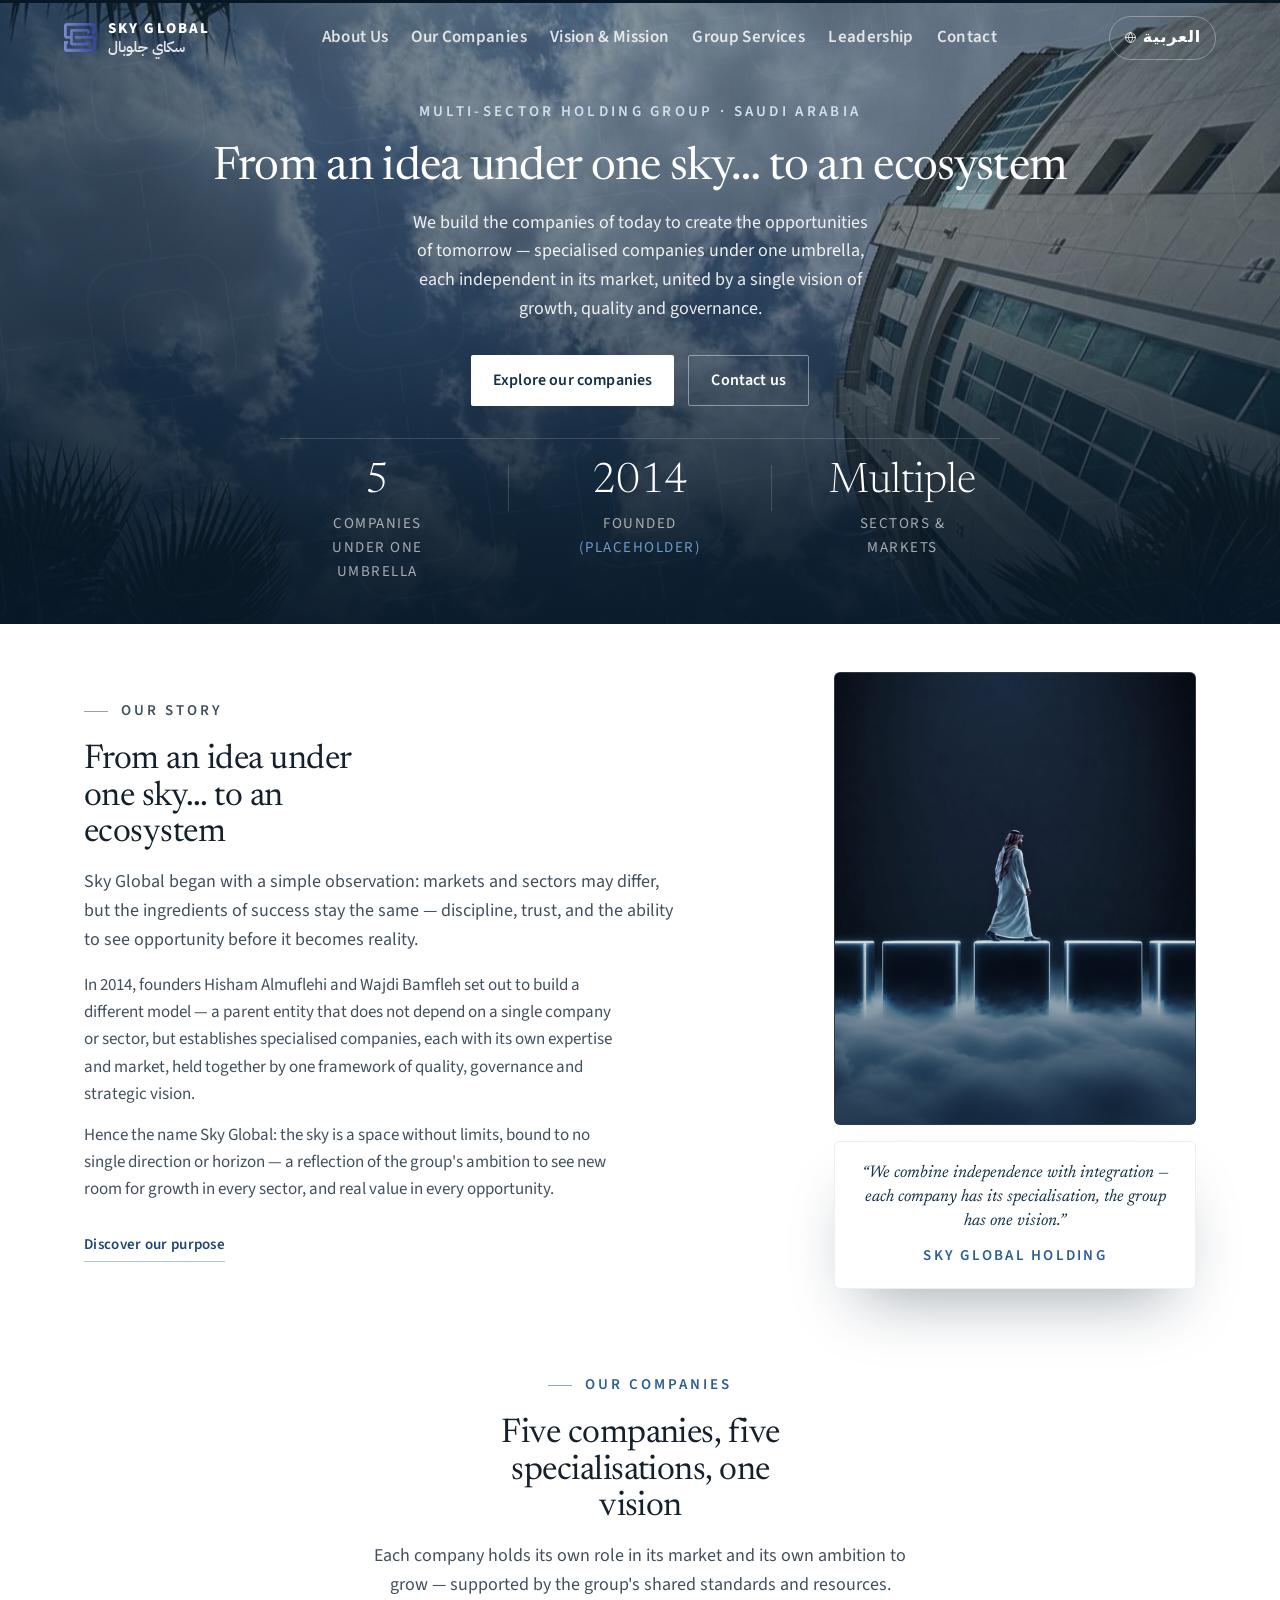
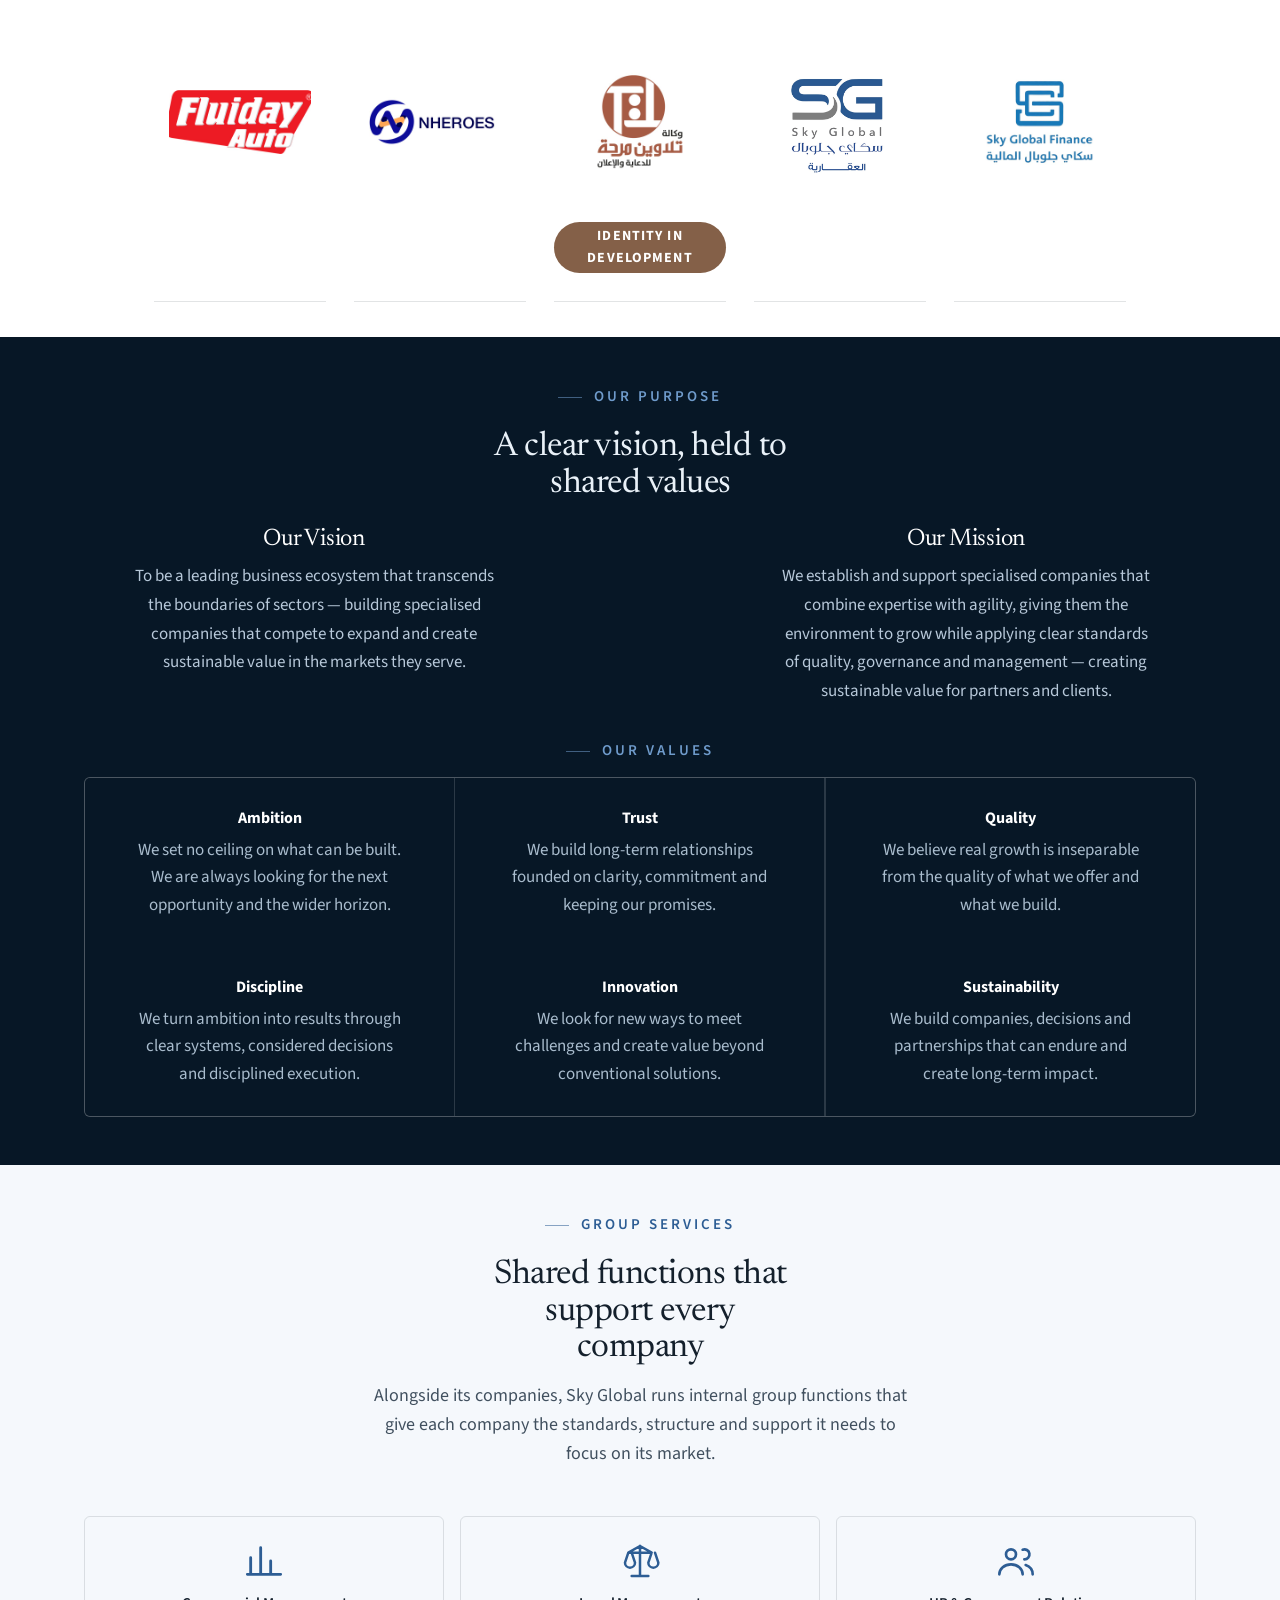
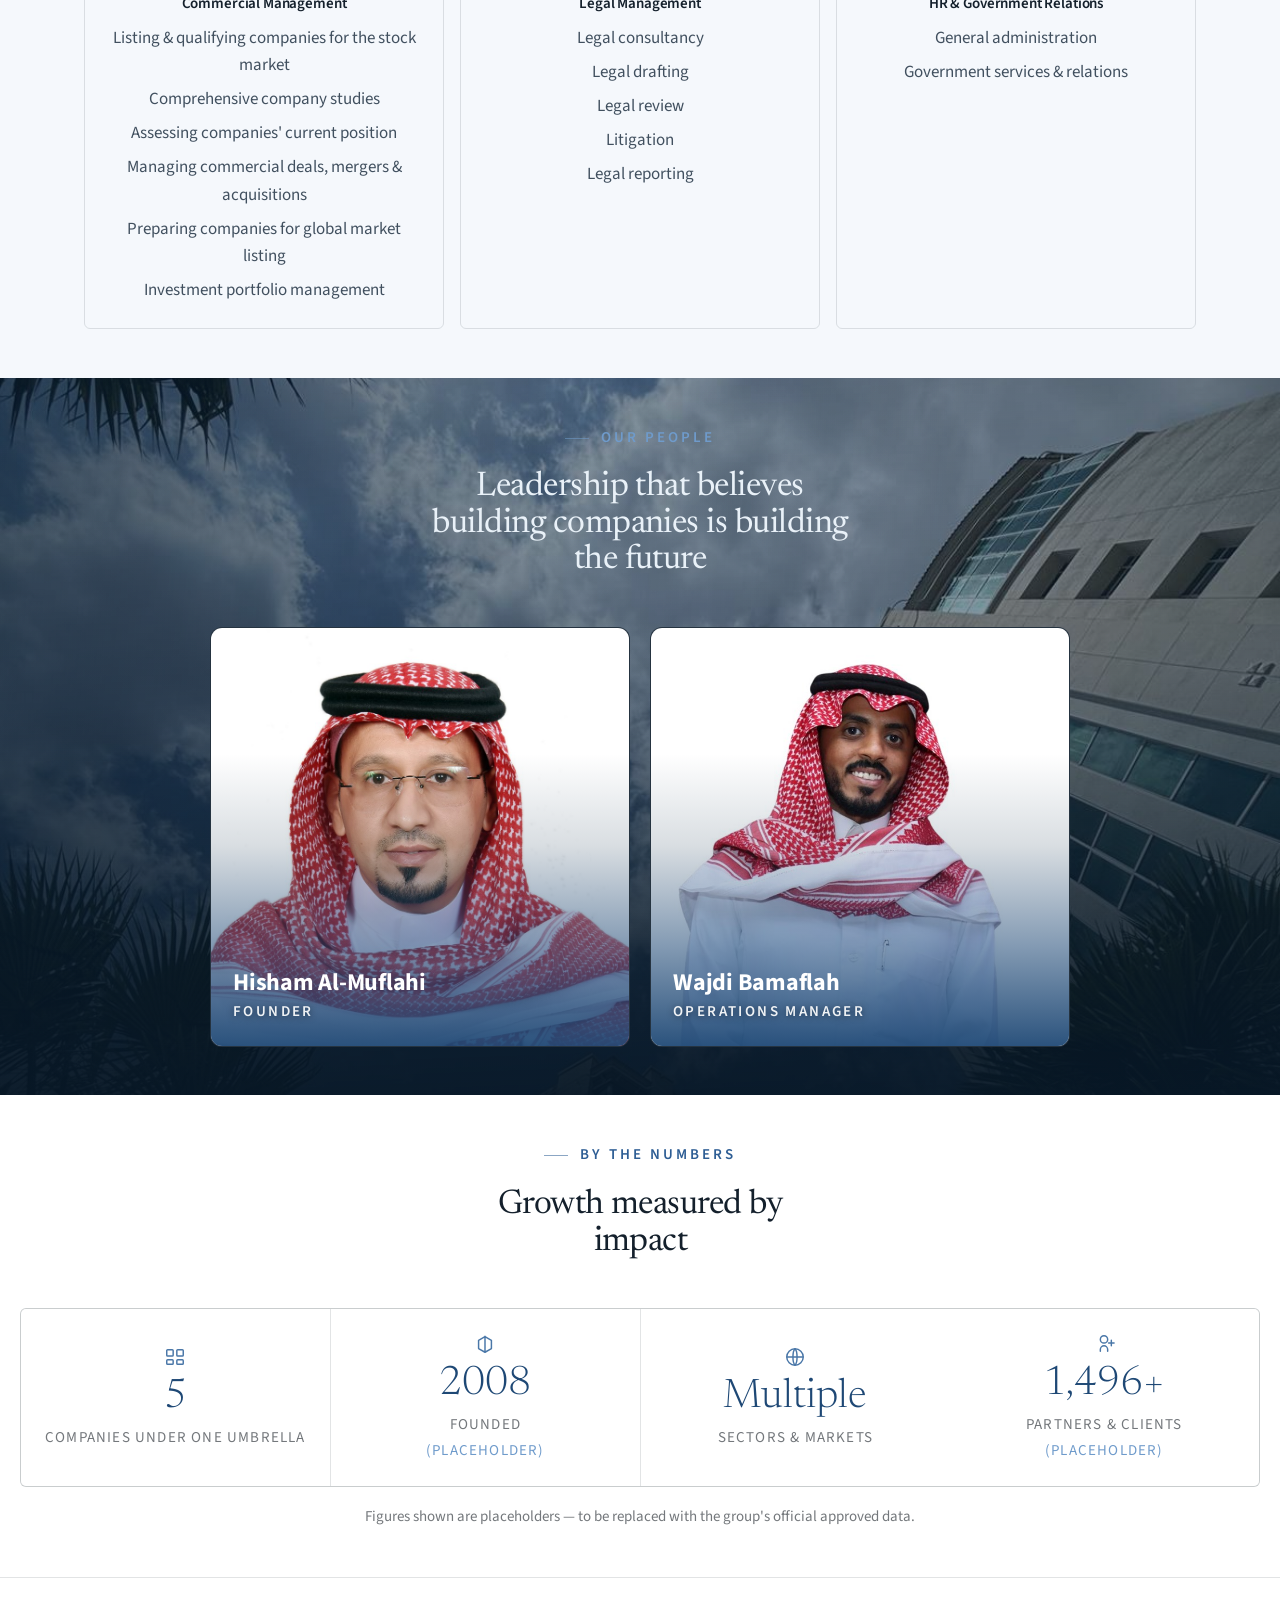
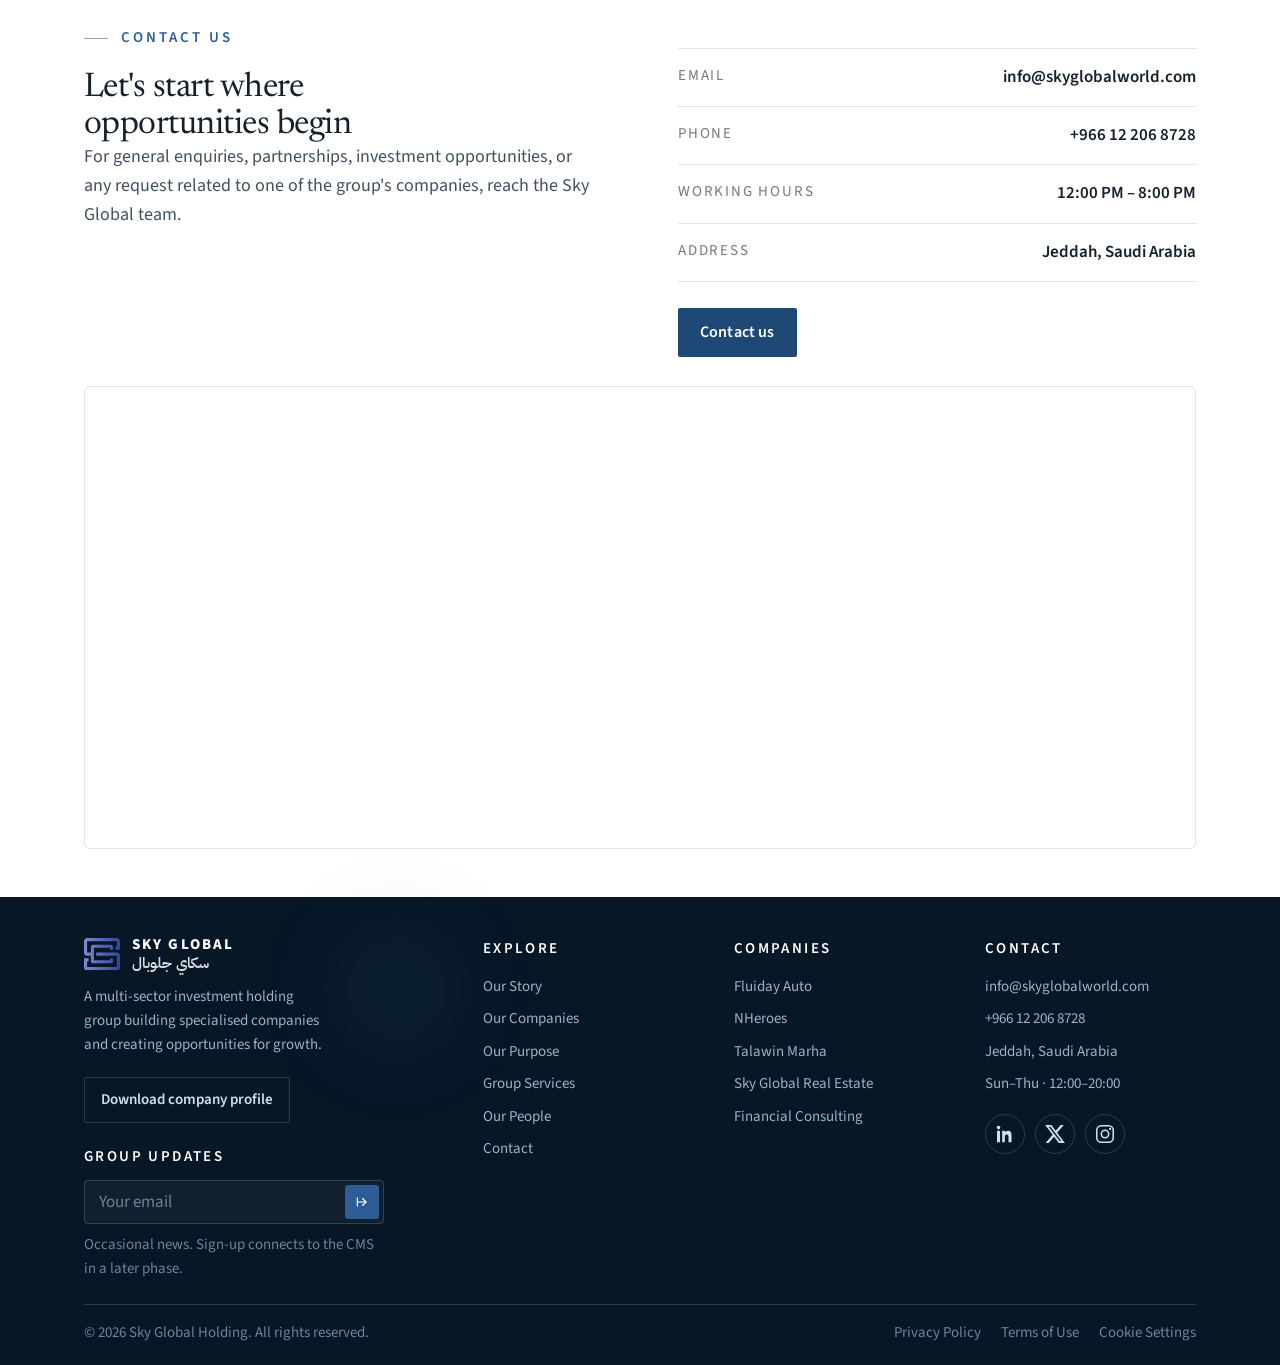
<file: index.html>
<!doctype html>
<html lang="en" dir="ltr">
<head>
<meta charset="utf-8" />
<meta name="viewport" content="width=device-width, initial-scale=1" />
<title>Sky Global Holding — A business ecosystem without limits</title>
<meta name="title-ar" content="سكاي جلوبال القابضة — منظومة أعمال تتسع بلا حدود" />
<meta name="description" content="Sky Global Holding is a Saudi multi-sector investment holding group that brings specialised companies under one umbrella, united by a single vision of growth, quality and governance." />
<link rel="stylesheet" href="assets/theme.css" />
<style>

/* =====================================================================
   HOME — section styles (editorial, restrained)
   ===================================================================== */
.s-head{max-width:var(--maxw);margin-inline:auto;padding-inline:var(--gutter)}
.s-head.center{text-align:center}
.s-head.center .eyebrow{justify-content:center}
.s-head.center h2,.s-head.center .lead{margin-inline:auto}
.s-head .lead{margin-top:1.1rem}
.s-head + .s-body{margin-top:clamp(2.2rem,4vw,3.4rem)}

/* ---- OUR STORY (centred, both languages) ---- */
.story-grid{max-width:var(--maxw);margin-inline:auto;padding-inline:var(--gutter)}
.story-copy{max-width:76ch;margin-inline:auto;text-align:center}
.story-copy .eyebrow{justify-content:center}
.story-copy h2{margin:0 auto 1.1rem;max-width:24ch}
.story-copy .lead{margin:0 auto 1.3rem}
.story-copy > p{color:var(--ink-soft);max-width:66ch;margin-inline:auto}
.story-copy > p + p{margin-top:1rem}
.story-copy .link-more{margin-top:1.8rem}
.story-media{position:relative;isolation:isolate;max-width:380px;
  margin:clamp(2.2rem,4vw,3.2rem) auto 0}
.story-media .frame{position:relative;aspect-ratio:4/5;border-radius:6px;overflow:hidden;
  background:var(--sky-950);border:1px solid var(--line-dark)}
.story-media .frame img{position:absolute;inset:0;width:100%;height:100%;object-fit:cover;object-position:50% 32%}
.story-media .frame .tone{position:absolute;inset:0;
  background:linear-gradient(180deg,transparent 42%,rgba(7,23,36,.5) 100%),
  radial-gradient(120% 80% at 50% 120%,rgba(45,93,148,.28),transparent 60%)}
/* desktop: two columns — copy first in DOM, so it sits on the RIGHT in Arabic (RTL) and the image on the LEFT */
@media (min-width:1081px){
  .story-grid{display:grid;grid-template-columns:minmax(0,1.3fr) minmax(0,.7fr);gap:clamp(40px,6vw,88px);align-items:center}
  .story-copy{max-width:none;margin:0;text-align:start}
  .story-copy .eyebrow{justify-content:flex-start}
  .story-copy h2{margin:0 0 1.1rem;max-width:20ch}
  .story-copy .lead,.story-copy > p{margin-inline:0}
  .story-media{margin:0;max-width:none;width:100%}
}
.story-cap{margin-top:14px;text-align:center;font-size:15px;font-weight:600;
  letter-spacing:.16em;text-transform:uppercase;color:var(--gray)}
html[dir="rtl"] .story-cap{letter-spacing:.02em;text-transform:none;font-size:15px}
.story-quote{position:relative;margin:20px auto 0;max-width:none;text-align:center;z-index:3;
  background:#fff;color:var(--ink);padding:24px 26px;border-radius:6px;
  box-shadow:0 32px 66px -26px rgba(11,32,54,.4);border:1px solid var(--line-2)}
.story-quote p{font-family:var(--serif);font-style:italic;font-size:17px;line-height:1.42;color:var(--sky-800)}
html[dir="rtl"] .story-quote p{font-family:var(--ar);font-style:normal;line-height:1.75;font-size:17px}
.story-quote cite{display:block;margin-top:10px;font-size:15px;letter-spacing:.15em;text-transform:uppercase;color:var(--sky-600);font-style:normal;font-weight:600}
html[dir="rtl"] .story-quote cite{letter-spacing:.02em}

/* ---- OUR COMPANIES — plain logo + caption, no card background ---- */
.hrgrid{display:grid;grid-template-columns:1fr;gap:44px 28px;
  max-width:1100px;margin-inline:auto;padding-inline:var(--gutter)}
@media (min-width:481px){ .hrgrid{grid-template-columns:repeat(3,1fr)} }
@media (min-width:701px){ .hrgrid{grid-template-columns:repeat(5,1fr)} }
.hrc{width:100%;
  display:flex;flex-direction:column;align-items:center;text-align:center;
  padding-bottom:28px;border-bottom:1px solid var(--line);color:inherit;
  transition:border-color .3s}
.hrc:hover,.hrc:focus-within{border-color:var(--ca)}

.hrc-media{position:relative;width:100%;aspect-ratio:1/1;display:flex;align-items:center;justify-content:center}
.hrc-media img{width:82%;height:82%;object-fit:contain;display:block;
  transition:transform .4s var(--ease)}
.hrc:hover .hrc-media img,.hrc:focus-within .hrc-media img{transform:scale(1.05)}

.hrc-body{margin-top:14px;display:flex;flex-direction:column;align-items:center}
.hrc-chip{font-size:14px;font-weight:700;letter-spacing:.08em;text-transform:uppercase;
  color:#fff;background:color-mix(in srgb,var(--ca) 70%,#1e4875);border-radius:999px;padding:3px 10px}
html[dir="rtl"] .hrc-chip{letter-spacing:.02em}

@media (prefers-reduced-motion:reduce){
  .hrc-media img{transition:none}
}

/* ---- OUR PURPOSE (vision / mission) — hover-reveal cards ----
   Vanilla-JS-free (pure CSS :hover/:focus-visible) re-implementation of a
   "full-bleed image + zoom on hover + gradient + icon badge + reveal-on-
   hover description" card, in place of the old plain two-box text layout.
   Backgrounds are CSS-only abstract brand-blue compositions (radial
   gradients + a faint grid + the shared #sgMark watermark used elsewhere
   on this page — .hero-bg .mono, .pcard-mono) — no stock photography. */
.vm-cards{display:grid;grid-template-columns:1fr 1fr;gap:clamp(32px,5vw,64px);max-width:var(--maxw);margin-inline:auto}
.vm-card{text-align:center}
.vm-card-title{font-family:var(--serif);font-weight:400;font-size:24px;color:#fff;margin-bottom:.6rem}
html[dir="rtl"] .vm-card-title{font-family:var(--ar);font-weight:700}
.vm-card-desc{color:#b7c8d9;font-size:17px;line-height:1.7;max-width:46ch;margin-inline:auto}
html[dir="rtl"] .vm-card-desc{line-height:1.9}

@media (max-width:900px){ .vm-cards{grid-template-columns:1fr;gap:1.8rem} }
.values{max-width:var(--maxw);margin:32px auto 0;padding-inline:var(--gutter)}
.values .eyebrow{justify-content:center;margin-bottom:1rem}
.values-grid{display:grid;grid-template-columns:repeat(3,1fr);gap:1px;background:var(--line-dark);
  border:1px solid var(--line-dark);border-radius:6px;overflow:hidden}
.value{background:var(--sky-950);padding:28px;text-align:center}
.value .vn{font-size:16px;font-weight:700;margin-bottom:.4rem;display:flex;align-items:baseline;justify-content:center;gap:.55em;color:#fff}
.value .vn i{font-size:15px;font-weight:700;color:var(--sky-400);font-style:normal;letter-spacing:.08em}
.value p{font-size:17px;color:#a9bccd;max-width:34ch;margin-inline:auto}

/* #purpose only — tighter rhythm than the site's default section spacing,
   so "رؤيتنا ورسالتنا" + "قيمنا" read as one compact block, not two
   loosely-related stretches. Scoped by #purpose (ID beats the shared
   .section / .s-head + .s-body rules on specificity) so no other section
   is affected. */
#purpose{padding-block:48px}
#purpose .s-head + .s-body{margin-top:24px}
#purpose .s-head .lead{margin-top:.8rem}

/* ---- GROUP SERVICES ---- */
.svc-grid{display:grid;grid-template-columns:repeat(3,1fr);gap:16px;max-width:var(--maxw);margin-inline:auto;padding-inline:var(--gutter)}
.svc{text-align:center;border:1px solid var(--line);border-radius:6px;padding:clamp(22px,2.6vw,30px);transition:border-color .3s,transform .3s var(--ease)}
.svc:hover{border-color:var(--sky-400);transform:translateY(-3px)}
.svc svg{width:40px;height:40px;color:var(--sky-600);margin:0 auto 14px} /* service icons — 32–48px band */
.svc h4{font-size:15px;margin-bottom:.9rem}
.svc ul{list-style:none;display:flex;flex-direction:column;align-items:center;gap:.5rem}
.svc li{font-size:17px;color:var(--ink-soft);text-align:center}
#services .s-head{text-align:center}
#services .s-head .eyebrow{justify-content:center}
#services .s-head h2,#services .s-head .lead{margin-inline:auto}

/* ---- OUR PEOPLE — section background photo (same Jeddah photo + same
   tint-gradient treatment as the homepage hero's photo variant, so white
   text on top stays just as readable) ---- */
#people{position:relative;overflow:hidden}
.people-bg{position:absolute;inset:0;z-index:0}
.people-bg img{position:absolute;inset:0;width:100%;height:100%;object-fit:cover;object-position:60% 32%}
.people-bg-tint{position:absolute;inset:0;background:
  linear-gradient(178deg,rgba(12,42,69,.24) 0%,rgba(10,33,55,.46) 44%,rgba(7,23,38,.84) 82%,rgba(7,23,38,.95) 100%),
  linear-gradient(96deg,rgba(7,23,38,.62) 0%,rgba(7,23,38,.22) 44%,transparent 74%),
  radial-gradient(120% 80% at 20% 46%,transparent 32%,rgba(7,23,38,.4) 100%)}
#people .s-head,#people .s-body{position:relative;z-index:1}

/* ---- OUR PEOPLE — full-bleed photo cards ----
   Only 2 people (Hisham + Wajdi) as of the leadership-section trim — see
   #people. Grid is deliberately NOT a generic responsive N-up grid any
   more: two fixed-max-width cards, centred, wrapping to one column on
   narrow screens purely via flex-wrap (no breakpoint overrides needed). */
.people-grid{display:flex;flex-wrap:wrap;justify-content:center;gap:clamp(20px,3vw,32px);max-width:var(--maxw);margin-inline:auto;padding-inline:var(--gutter)}
.people-grid .pcard{flex:1 1 320px;max-width:420px}
.pcard{position:relative;aspect-ratio:6/7;border-radius:12px;overflow:hidden;isolation:isolate;
  border:1px solid rgba(255,255,255,.12);background:var(--sky-950);
  transition:box-shadow .45s var(--ease)}
.pcard:hover,.pcard:focus-within,.pcard:focus-visible{
  box-shadow:0 24px 64px -20px rgba(45,93,148,.6),0 0 0 1px rgba(111,155,203,.42)}

/* media (real <img> later — see .pcard-media img; a solid-colour +
   initials placeholder shows until then, no broken-image risk) */
.pcard-media{position:absolute;inset:0;z-index:0;transition:transform .7s var(--ease-out)}
.pcard:hover .pcard-media,.pcard:focus-within .pcard-media,.pcard:focus-visible .pcard-media{transform:scale(1.06)}
.pcard-media > *{position:absolute}
.pcard-media img{inset:0;width:100%;height:100%;object-fit:cover;object-position:50% 22%}
.pcard-tone{inset:0;background:var(--sky-600)}
.pcard-mono{inset-block-start:10%;inset-inline-end:-14%;width:60%;color:#fff;opacity:.06}
html[dir="rtl"] .pcard-mono{transform:scaleX(-1)}
.pcard-initials{inset-block-start:50%;inset-inline-start:50%;transform:translate(-50%,-50%);
  font-family:var(--sans);font-weight:700;font-size:clamp(2.4rem,6vw,3.4rem);
  color:rgba(255,255,255,.92);letter-spacing:.02em}
html[dir="rtl"] .pcard-initials{font-family:var(--ar)}

/* bottom-up brand-blue scrim */
.pcard-scrim{position:absolute;inset:0;z-index:1;pointer-events:none;background:
  linear-gradient(0deg,rgba(30,72,117,.94) 0%,rgba(30,72,117,.55) 24%,rgba(18,48,73,.16) 48%,transparent 70%)}

.pcard-foot{position:absolute;inset-inline:0;inset-block-end:0;z-index:2;
  padding:clamp(16px,1.8vw,22px);display:flex;flex-direction:column;align-items:flex-start;gap:.28rem}
.pcard-ph{position:absolute;inset-block-start:16px;inset-inline-start:16px;z-index:2}
.pcard-name{font-size:24px;font-weight:700;color:#fff} /* real <h3> — 22–26px band */
.pcard-role{font-size:15px;font-weight:600;letter-spacing:.16em;text-transform:uppercase;color:rgba(255,255,255,.92);text-shadow:0 1px 6px rgba(4,11,22,.5)}
html[dir="rtl"] .pcard-role{letter-spacing:.02em;text-transform:none;font-size:15px}
@media (prefers-reduced-motion:reduce){
  .pcard-media{transition:none}
  .pcard:hover .pcard-media,.pcard:focus-within .pcard-media{transform:none}
}

/* ---- BY THE NUMBERS ---- */
.numbers-grid{display:grid;grid-template-columns:repeat(4,1fr);gap:1px;background:var(--line);border:1px solid var(--line);border-radius:6px;overflow:hidden;max-width:var(--maxw);margin-inline:auto}
.numbers-grid .cell{background:var(--paper);padding:clamp(24px,2.6vw,36px) 20px;text-align:center;display:flex;flex-direction:column;align-items:center;justify-content:center}
.numbers-grid svg{width:22px;height:22px;color:var(--sky-500);margin:0 auto 10px} /* small icon — 20–24px band */
.numbers-grid .n{font-family:var(--serif);font-size:clamp(1.9rem,1.55rem + 1.7vw,2.9rem);font-weight:300;color:var(--sky-700);line-height:1} /* decorative stat number, not a heading — outside the sizing standard's categories, kept at its original size */
html[dir="rtl"] .numbers-grid .n{font-family:var(--ar);font-weight:400}
.numbers-grid .l{text-align:center;font-size:15px;letter-spacing:.08em;text-transform:uppercase;color:var(--gray);margin-top:.5rem}
html[dir="rtl"] .numbers-grid .l{letter-spacing:0;text-transform:none;font-size:15px}
.numbers-grid .l .ph{display:block;color:var(--sky-400);margin-top:2px}
.numbers .note{max-width:var(--maxw);margin:1.3rem auto 0;padding-inline:var(--gutter);font-size:15px;color:var(--gray);text-align:center}

/* ---- CONTACT — embedded office map ---- */
.contact-map{margin-top:clamp(2.6rem,4.5vw,3.6rem)}
.contact-map-frame{position:relative;width:100%;aspect-ratio:16/7;border-radius:6px;overflow:hidden;border:1px solid var(--line)}
.contact-map-frame iframe{position:absolute;inset:0;width:100%;height:100%;border:0}
@media (max-width:700px){ .contact-map-frame{aspect-ratio:4/3} }

/* ---- HOME PAGE COMPACT PASS — reduce vertical space in every section,
   hero through footer. Fixed px values (not fluid clamp()/vw) so the
   reduction holds at every viewport width. Rules are ID-scoped (or, for
   the shared .ft/.ft-top/.ft-bot footer classes, scoped implicitly —
   this <style> block belongs to index.html only), so no other page is
   affected. ---- */
#hero{min-height:auto;padding-block:calc(var(--hdr-h) + 32px) 40px}
#hero .hero-ledger{margin-top:32px;padding-block-start:22px}
#story{padding-block:48px}
#story .story-quote{margin-top:16px;padding:20px 22px}
@media (max-width:1080px){ #story .story-media{margin-top:28px} }
#companies>.section{padding-top:36px}
#companies .section-sm{padding-block:36px}
#services{padding-block:48px}
#services .svc{padding:24px}
#people{padding-block:48px}
#people .people-grid{gap:20px}
#people .pcard{aspect-ratio:1/1}
#numbers{padding-block:48px}
#numbers .cell{padding:24px 20px}
#contact{padding-block:48px}
#contact .contact-rows{margin-top:22px}
#contact .contact-map{margin-top:28px}
#contact .contact-map-frame{aspect-ratio:2.4/1}
@media (max-width:700px){ #contact .contact-map-frame{aspect-ratio:3/2} }
.ft{padding-block:40px 20px}
.ft-top{padding-bottom:24px}
.ft-bot{padding-top:16px}

@media (max-width:1080px){
  .story-grid{grid-template-columns:1fr}
  .story-quote{position:relative;inset:auto;margin-top:20px;max-width:none}
  .story-media .frame .mono{display:none}
  .values-grid,.svc-grid{grid-template-columns:1fr 1fr}
  .numbers-grid{grid-template-columns:1fr 1fr}
}
/* no responsive flex-basis overrides needed for a fixed 2-card grid —
   flex-wrap alone stacks them to one centred column on narrow screens */
@media (max-width:640px){
  .values-grid,.svc-grid,.numbers-grid{grid-template-columns:1fr}
}

</style>
</head>
<body id="top" class="hero-photo">
<!-- Hero: Jeddah tower photo is the confirmed default (client, 2026-09-06). ?hero=abstract previews the old abstract bg. -->
<script>if(/[?&]hero=abstract\b/.test(location.search))document.body.classList.remove('hero-photo');else document.body.classList.add('hero-photo');</script>

<svg class="sg-defs" aria-hidden="true"><defs>
  <linearGradient id="sgGrad" x1="0" y1="0" x2="1476.09" y2="0" gradientUnits="userSpaceOnUse">
    <stop offset="0" stop-color="#7C8AD0"/><stop offset="1" stop-color="#33469C"/>
  </linearGradient>
  <symbol id="sgMark" viewBox="0 0 1476.09 1343.36">
    <path d="M 128.27 0.00 C 57.43 0.00 0.00 57.43 0.00 128.25 L 0.00 128.25 L 0.00 595.00 C 0.00 665.84 57.43 723.28 128.27 723.28 L 128.27 723.28 L 281.90 723.28 L 281.90 951.25 C 281.90 1000.30 321.66 1040.06 370.71 1040.06 L 370.71 1040.06 L 1105.38 1040.06 C 1154.42 1040.06 1194.18 1000.30 1194.18 951.25 L 1194.18 951.25 L 1194.18 837.23 L 1068.89 837.23 L 1068.89 914.77 L 407.19 914.77 L 407.19 403.51 L 1068.89 403.51 L 1068.89 482.59 L 1194.18 482.59 L 1194.18 367.03 C 1194.18 317.98 1154.42 278.22 1105.38 278.22 L 1105.38 278.22 L 370.71 278.22 C 321.66 278.22 281.90 317.98 281.90 367.03 L 281.90 367.03 L 281.90 595.00 L 128.27 595.00 L 128.27 128.25 L 1347.81 128.25 L 1347.81 356.95 L 1287.60 356.95 L 1287.60 483.39 L 1476.09 483.39 L 1476.09 128.25 C 1476.09 57.43 1418.65 0.00 1347.81 0.00 L 1347.81 0.00 Z"/>
    <path d="M 501.41 595.00 L 501.41 723.28 L 1347.81 723.28 L 1347.81 1186.17 L 128.27 1186.17 L 128.27 961.85 L 187.66 961.85 L 187.66 835.39 L 0.00 835.39 L 0.00 1215.09 C 0.00 1285.93 57.43 1343.36 128.27 1343.36 L 128.27 1343.36 L 1347.81 1343.36 C 1418.65 1343.36 1476.09 1285.93 1476.09 1215.09 L 1476.09 1215.09 L 1476.09 723.28 C 1476.09 687.84 1461.73 655.79 1438.52 632.56 L 1438.52 632.56 C 1415.30 609.36 1383.24 595.00 1347.81 595.00 L 1347.81 595.00 Z"/>
  </symbol>
</defs></svg>

<header class="hdr" id="hdr">
  <a href="#top" class="brand" aria-label="Sky Global Holding — home">
    <svg class="mark" viewBox="0 0 1476.09 1343.36" aria-hidden="true"><use href="#sgMark" fill="url(#sgGrad)"/></svg>
    <span class="wm"><b>SKY GLOBAL</b><i>سكاي جلوبال</i></span>
  </a>

  <nav class="nav" aria-label="Primary">
    <a href="#story" data-en="About Us" data-ar="من نحن">About Us</a>
    <div class="has-sub">
      <button type="button" aria-haspopup="true" aria-expanded="false" data-subtoggle
              data-en="Our Companies" data-ar="شركاتنا">Our Companies
        <svg class="caret" viewBox="0 0 24 24" fill="none" aria-hidden="true"><path d="m6 9 6 6 6-6" stroke="currentColor" stroke-width="2" stroke-linecap="round" stroke-linejoin="round"/></svg>
      </button>
      <div class="nav-sub" role="menu">
        <a href="companies/fluiday-auto.html" role="menuitem"><span class="dot" style="background:#ed1c24"></span><span data-en="Fluiday Auto" data-ar="فلوداي أوتو">Fluiday Auto</span></a>
        <a href="companies/nheroes.html" role="menuitem"><span class="dot" style="background:#0d0d99"></span><span data-en="NHeroes" data-ar="إن هيروز">NHeroes</span></a>
        <a href="companies/talawin-marha.html" role="menuitem"><span class="dot" style="background:#b06a35"></span><span data-en="Talawin Marha" data-ar="تلاوين مرحة">Talawin Marha</span></a>
        <a href="companies/sky-global-contracting.html" role="menuitem"><span class="dot"></span><span data-en="Sky Global Real Estate" data-ar="سكاي جلوبال العقارية">Sky Global Real Estate</span></a>
        <a href="companies/sky-global-financial-consulting.html" role="menuitem"><span class="dot" style="background:#1f7ac2"></span><span data-en="Financial Consulting" data-ar="الاستشارات المالية">Financial Consulting</span></a>
      </div>
    </div>
    <a href="#purpose" data-en="Vision &amp; Mission" data-ar="رؤيتنا ورسالتنا">Vision &amp; Mission</a>
    <a href="#services" data-en="Group Services" data-ar="خدمات المجموعة">Group Services</a>
    <a href="#people" data-en="Leadership" data-ar="قيادتنا">Leadership</a>
    <a href="#contact" data-en="Contact" data-ar="تواصل معنا">Contact</a>
  </nav>

  <div class="hdr-r">
    <button class="lang" id="langBtn" aria-label="Switch language">
      <svg width="15" height="15" viewBox="0 0 24 24" fill="none" aria-hidden="true"><path d="M12 3a9 9 0 100 18 9 9 0 000-18zM3 12h18M12 3c2.5 2.7 3.8 6 3.8 9S14.5 18.3 12 21M12 3C9.5 5.7 8.2 9 8.2 12S9.5 18.3 12 21" stroke="currentColor" stroke-width="1.5" stroke-linecap="round"/></svg>
      <span class="lbl" id="langLabel">العربية</span>
    </button>
    <button class="menu-toggle" id="menuToggle" aria-label="Menu" aria-expanded="false">
      <svg width="22" height="22" viewBox="0 0 24 24" fill="none"><path d="M3 6h18M3 12h18M3 18h18" stroke="currentColor" stroke-width="1.8" stroke-linecap="round"/></svg>
    </button>
  </div>
</header>

<div class="mobile-menu" id="mobileMenu">
  <a href="#story" data-en="About Us" data-ar="من نحن">About Us</a>
  <div class="mm-group">
    <span data-en="Our Companies" data-ar="شركاتنا">Our Companies</span>
    <div class="mm-sub">
      <a href="companies/fluiday-auto.html" data-en="Fluiday Auto" data-ar="فلوداي أوتو">Fluiday Auto</a>
      <a href="companies/nheroes.html" data-en="NHeroes" data-ar="إن هيروز">NHeroes</a>
      <a href="companies/talawin-marha.html" data-en="Talawin Marha" data-ar="تلاوين مرحة">Talawin Marha</a>
      <a href="companies/sky-global-contracting.html" data-en="Sky Global Real Estate" data-ar="سكاي جلوبال العقارية">Sky Global Real Estate</a>
      <a href="companies/sky-global-financial-consulting.html" data-en="Financial Consulting" data-ar="الاستشارات المالية">Financial Consulting</a>
    </div>
  </div>
  <a href="#purpose" data-en="Vision &amp; Mission" data-ar="رؤيتنا ورسالتنا">Vision &amp; Mission</a>
  <a href="#services" data-en="Group Services" data-ar="خدمات المجموعة">Group Services</a>
  <a href="#people" data-en="Leadership" data-ar="قيادتنا">Leadership</a>
  <a href="#contact" class="btn btn-ghost" data-en="Contact" data-ar="تواصل معنا">Contact</a>
</div>

<!-- ================= HERO ================= -->
<section class="hero" id="hero">
  <div class="hero-bg" data-parallax-bg aria-hidden="true">
    <!-- abstract variant (default) -->
    <div class="wash"></div>
    <svg class="mono" viewBox="0 0 1476.09 1343.36"><use href="#sgMark" fill="currentColor"/></svg>
    <span class="rule" style="inset-inline-start:22%"></span>
    <span class="rule" style="inset-inline-start:50%"></span>
    <span class="rule" style="inset-inline-start:78%"></span>
    <!-- photo variant (body.hero-photo) -->
    <img class="hero-shot" src="assets/img/hero-jeddah.jpg" alt="" decoding="async" fetchpriority="high" />
    <div class="hero-photo-tint"></div>
    <svg class="hero-motif" aria-hidden="true">
      <defs>
        <pattern id="sgTexture" width="230" height="230" patternUnits="userSpaceOnUse" patternTransform="rotate(-8)">
          <g fill="none" stroke="#fff" stroke-width="2">
            <rect x="45" y="45" width="140" height="140" rx="36"/>
            <rect x="78" y="78" width="74" height="74" rx="20"/>
            <path d="M115 45V6M115 185v39M45 115H6M185 115h39"/>
          </g>
          <circle cx="115" cy="115" r="3.4" fill="#fff"/>
        </pattern>
      </defs>
      <rect width="100%" height="100%" fill="url(#sgTexture)"/>
    </svg>
    <svg class="hero-grain"><filter id="hn"><feTurbulence type="fractalNoise" baseFrequency="0.85" numOctaves="2" stitchTiles="stitch"/><feColorMatrix type="saturate" values="0"/></filter><rect width="100%" height="100%" filter="url(#hn)"/></svg>
  </div>

  <div class="hero-inner" data-load>
    <p class="kicker" data-en="Multi-sector holding group · Saudi Arabia" data-ar="منظومة أعمال متعددة القطاعات · المملكة العربية السعودية">Multi-sector holding group · Saudi Arabia</p>
    <h1 class="display hero-tag one-line"
        data-en="From an idea under one sky… to an ecosystem"
        data-ar="من فكرة تحت سماء واحدة… إلى منظومة">From an idea under one sky… to an ecosystem</h1>
    <p class="sub"
       data-en="We build the companies of today to create the opportunities of tomorrow — specialised companies under one umbrella, each independent in its market, united by a single vision of growth, quality and governance."
       data-ar="نبني شركات اليوم لنصنع فرص الغد — شركات متخصصة تحت مظلة واحدة، تعمل باستقلالية في أسواقها، وتلتقي تحت رؤية واحدة تقوم على النمو، الجودة، والحوكمة.">We build the companies of today to create the opportunities of tomorrow.</p>
    <div class="hero-cta">
      <a href="#companies" class="btn btn-primary" data-en="Explore our companies" data-ar="اكتشف شركاتنا">Explore our companies
        <svg class="arr" viewBox="0 0 24 24" fill="none" aria-hidden="true"><path d="M5 12h14m-6-6 6 6-6 6" stroke="currentColor" stroke-width="2" stroke-linecap="round" stroke-linejoin="round"/></svg></a>
      <a href="#contact" class="btn btn-ghost" data-en="Contact us" data-ar="تواصل معنا">Contact us</a>
    </div>
    <div class="hero-ledger">
      <div class="fig">
        <div class="n tnum" data-count="5">5</div>
        <div class="l" data-en="Companies under one umbrella" data-ar="شركات تحت مظلة واحدة">Companies under one umbrella</div>
      </div>
      <span class="sep"></span>
      <div class="fig">
        <div class="n tnum" data-count="2014" data-plain="1">2014</div>
        <div class="l" data-en="Founded <span class='ph'>(placeholder)</span>" data-ar="سنة التأسيس <span class='ph'>(مبدئي)</span>">Founded</div>
      </div>
      <span class="sep"></span>
      <div class="fig">
        <div class="n" data-en="Multiple" data-ar="متعددة">Multiple</div>
        <div class="l" data-en="Sectors &amp; markets" data-ar="قطاعات وأسواق">Sectors &amp; markets</div>
      </div>
    </div>
  </div>
</section>

<!-- ================= OUR STORY ================= -->
<section class="section" id="story">
  <div class="story-grid">
    <div class="story-copy">
      <p class="eyebrow reveal" data-en="Our Story" data-ar="قصتنا">Our Story</p>
      <h2 class="h-sec display reveal" data-en="From an idea under one sky… to an ecosystem" data-ar="من فكرة تحت سماء واحدة… إلى منظومة">From an idea under one sky… to an ecosystem</h2>
      <p class="lead reveal" data-en="Sky Global began with a simple observation: markets and sectors may differ, but the ingredients of success stay the same — discipline, trust, and the ability to see opportunity before it becomes reality."
         data-ar="بدأت سكاي جلوبال من ملاحظة بسيطة: قد تختلف الأسواق والقطاعات، لكن مقومات النجاح تبقى واحدة — الانضباط، الثقة، والقدرة على رؤية الفرص قبل أن تصبح واقعًا.">Sky Global began with a simple observation.</p>
      <p class="reveal" data-en="In 2014, founders Hisham Almuflehi and Wajdi Bamfleh set out to build a different model — a parent entity that does not depend on a single company or sector, but establishes specialised companies, each with its own expertise and market, held together by one framework of quality, governance and strategic vision."
         data-ar="في عام التأسيس، قرر المؤسسان هشام عبد الرحمن المفلحي ووجدي بامفلح بناء نموذج مختلف؛ كيان أم لا يعتمد على شركة واحدة أو قطاع واحد، بل على تأسيس شركات متخصصة، لكل منها خبرتها وسوقها، بينما يجمعها إطار واحد من الجودة والحوكمة والرؤية الاستراتيجية.">In 2014, the founders set out to build a different model.</p>
      <p class="reveal" data-en="Hence the name Sky Global: the sky is a space without limits, bound to no single direction or horizon — a reflection of the group's ambition to see new room for growth in every sector, and real value in every opportunity."
         data-ar="ومن هنا جاء اسم سكاي جلوبال. فالسماء مساحة بلا حدود، لا تتوقف عند اتجاه واحد ولا يحدها أفق واحد، وكانت هذه الفكرة انعكاسًا لطموح المجموعة: أن ترى في كل قطاع مساحة جديدة للنمو، وفي كل فرصة إمكانية لبناء قيمة حقيقية.">Hence the name Sky Global.</p>
      <a href="#purpose" class="link-more reveal" data-en="Discover our purpose" data-ar="اكتشف رؤيتنا">Discover our purpose
        <svg viewBox="0 0 24 24" fill="none" aria-hidden="true"><path d="M5 12h14m-6-6 6 6-6 6" stroke="currentColor" stroke-width="2" stroke-linecap="round" stroke-linejoin="round"/></svg></a>
    </div>
    <div class="story-media reveal">
      <figure class="frame">
        <img src="assets/img/story-journey.jpg" alt="" width="1000" height="1250" loading="lazy" decoding="async" />
        <div class="tone" aria-hidden="true"></div>
      </figure>
      <div class="story-quote">
        <p data-en="&ldquo;We combine independence with integration — each company has its specialisation, the group has one vision.&rdquo;"
           data-ar="«نجمع بين الاستقلالية والتكامل؛ لكل شركة تخصصها، وللمجموعة رؤية واحدة.»">&ldquo;We combine independence with integration.&rdquo;</p>
        <cite data-en="Sky Global Holding" data-ar="سكاي جلوبال القابضة">Sky Global Holding</cite>
      </div>
    </div>
  </div>
</section>

<!-- ================= OUR COMPANIES ================= -->
<section id="companies">
  <div class="section s-head center" style="padding-bottom:0">
    <p class="eyebrow reveal" data-en="Our Companies" data-ar="شركاتنا">Our Companies</p>
    <h2 class="h-sec display reveal" data-en="Five companies, five specialisations, one vision" data-ar="خمس شركات، خمسة تخصصات، رؤية واحدة">Five companies, five specialisations, one vision</h2>
    <p class="lead reveal" data-en="Each company holds its own role in its market and its own ambition to grow — supported by the group's shared standards and resources."
       data-ar="لكل شركة دورها في سوقها وطموحها للنمو — مدعومة بمعايير المجموعة ومواردها المشتركة.">Each company holds its own role in its market.</p>
  </div>

  <div class="section-sm hrgrid reveal">

    <a class="hrc" href="companies/fluiday-auto.html" style="--ca:#ed1c24">
      <div class="hrc-media" aria-hidden="true">
        <img src="assets/img/co-fluiday-logo.jpg" alt="" width="640" height="640" loading="lazy" decoding="async" />
      </div>
    </a>

    <a class="hrc" href="companies/nheroes.html" style="--ca:#0d0d99">
      <div class="hrc-media" aria-hidden="true">
        <img src="assets/img/co-nheroes.jpg" alt="" width="640" height="640" loading="lazy" decoding="async" />
      </div>
    </a>

    <a class="hrc" href="companies/talawin-marha.html" style="--ca:#b06a35">
      <div class="hrc-media" aria-hidden="true">
        <img src="assets/img/co-talawin.jpg" alt="" width="640" height="640" loading="lazy" decoding="async" />
      </div>
      <div class="hrc-body">
        <span class="hrc-chip" data-en="Identity in development" data-ar="هوية قيد الإعداد">Identity in development</span>
      </div>
    </a>

    <a class="hrc" href="companies/sky-global-contracting.html" style="--ca:#2d5d94">
      <div class="hrc-media" aria-hidden="true">
        <img src="assets/img/co-contracting.jpg" alt="" width="640" height="640" loading="lazy" decoding="async" />
      </div>
    </a>

    <a class="hrc" href="companies/sky-global-financial-consulting.html" style="--ca:#1f7ac2">
      <div class="hrc-media" aria-hidden="true">
        <img src="assets/img/co-financial.jpg" alt="" width="640" height="640" loading="lazy" decoding="async" />
      </div>
    </a>

  </div>
</section>

<!-- ================= OUR PURPOSE (vision / mission / values) ================= -->
<section class="section dark" id="purpose">
  <div class="s-head center">
    <p class="eyebrow reveal" data-en="Our Purpose" data-ar="رؤيتنا ورسالتنا">Our Purpose</p>
    <h2 class="h-sec display reveal" data-en="A clear vision, held to shared values" data-ar="رؤية واضحة، تلتزم بقيم مشتركة">A clear vision, held to shared values</h2>
  </div>
  <div class="s-body wrap" style="padding-inline:0">
    <div class="vm-cards" data-stagger>
      <div class="vm-card reveal">
        <h3 class="vm-card-title" data-en="Our Vision" data-ar="رؤيتنا">Our Vision</h3>
        <p class="vm-card-desc"
           data-en="To be a leading business ecosystem that transcends the boundaries of sectors — building specialised companies that compete to expand and create sustainable value in the markets they serve."
           data-ar="أن نكون منظومة أعمال رائدة تتجاوز حدود القطاعات، نبني من خلالها شركات متخصصة تنافس على التوسع، وتخلق قيمة مستدامة في الأسواق التي تعمل فيها.">To be a leading business ecosystem that transcends the boundaries of sectors — building specialised companies that compete to expand and create sustainable value in the markets they serve.</p>
      </div>
      <div class="vm-card reveal">
        <h3 class="vm-card-title" data-en="Our Mission" data-ar="رسالتنا">Our Mission</h3>
        <p class="vm-card-desc"
           data-en="We establish and support specialised companies that combine expertise with agility, giving them the environment to grow while applying clear standards of quality, governance and management — creating sustainable value for partners and clients."
           data-ar="نؤسس وندعم شركات متخصصة تجمع بين الخبرة والمرونة، ونوفر لها البيئة التي تساعدها على النمو، مع تطبيق معايير واضحة في الجودة والحوكمة والإدارة، بما يحقق قيمة مستدامة للشركاء والعملاء.">We establish and support specialised companies that combine expertise with agility, giving them the environment to grow while applying clear standards of quality, governance and management — creating sustainable value for partners and clients.</p>
      </div>
    </div>
  </div>

  <div class="values">
    <p class="eyebrow reveal" data-en="Our Values" data-ar="قيمنا">Our Values</p>
    <div class="values-grid" data-stagger>
      <div class="value reveal"><div class="vn"><span data-en="Ambition" data-ar="الطموح">Ambition</span></div>
        <p data-en="We set no ceiling on what can be built. We are always looking for the next opportunity and the wider horizon." data-ar="لا نضع سقفًا لما يمكن بناؤه. نبحث دائمًا عن الفرصة التالية والأفق الأوسع.">We set no ceiling on what can be built.</p></div>
      <div class="value reveal"><div class="vn"><span data-en="Trust" data-ar="الثقة">Trust</span></div>
        <p data-en="We build long-term relationships founded on clarity, commitment and keeping our promises." data-ar="نبني علاقات طويلة المدى تقوم على الوضوح، الالتزام، والوفاء بالوعود.">We build long-term relationships founded on clarity.</p></div>
      <div class="value reveal"><div class="vn"><span data-en="Quality" data-ar="الجودة">Quality</span></div>
        <p data-en="We believe real growth is inseparable from the quality of what we offer and what we build." data-ar="نؤمن أن النمو الحقيقي لا ينفصل عن جودة ما نقدمه وما نبنيه.">Real growth is inseparable from quality.</p></div>
      <div class="value reveal"><div class="vn"><span data-en="Discipline" data-ar="الانضباط">Discipline</span></div>
        <p data-en="We turn ambition into results through clear systems, considered decisions and disciplined execution." data-ar="نحوّل الطموح إلى نتائج من خلال أنظمة واضحة، وقرارات مدروسة، وتنفيذ منضبط.">We turn ambition into results.</p></div>
      <div class="value reveal"><div class="vn"><span data-en="Innovation" data-ar="الابتكار">Innovation</span></div>
        <p data-en="We look for new ways to meet challenges and create value beyond conventional solutions." data-ar="نبحث عن طرق جديدة للتعامل مع التحديات وصناعة قيمة تتجاوز الحلول التقليدية.">We look for new ways to meet challenges.</p></div>
      <div class="value reveal"><div class="vn"><span data-en="Sustainability" data-ar="الاستدامة">Sustainability</span></div>
        <p data-en="We build companies, decisions and partnerships that can endure and create long-term impact." data-ar="نبني شركات وقرارات وشراكات قادرة على الاستمرار وصناعة أثر طويل المدى.">We build for long-term impact.</p></div>
    </div>
  </div>
</section>

<!-- ================= GROUP SERVICES ================= -->
<section class="section tint" id="services">
  <div class="s-head center">
    <p class="eyebrow reveal" data-en="Group Services" data-ar="خدمات المجموعة">Group Services</p>
    <h2 class="h-sec display reveal" data-en="Shared functions that support every company" data-ar="إدارات مشتركة تدعم كل شركة">Shared functions that support every company</h2>
    <p class="lead reveal" data-en="Alongside its companies, Sky Global runs internal group functions that give each company the standards, structure and support it needs to focus on its market."
       data-ar="إلى جانب شركاتها، تدير سكاي جلوبال إدارات داخلية مشتركة تمنح كل شركة ما تحتاجه من معايير وهيكلة ودعم للتركيز على سوقها.">Internal group functions that support every company.</p>
  </div>
  <div class="s-body svc-grid" data-stagger>
    <div class="svc reveal">
      <svg viewBox="0 0 24 24" fill="none" aria-hidden="true"><path d="M4 20V10M10 20V4M16 20v-8M22 20H2" stroke="currentColor" stroke-width="1.7" stroke-linecap="round"/></svg>
      <h4 data-en="Commercial Management" data-ar="إدارة تجارية">Commercial Management</h4>
      <ul>
        <li data-en="Listing &amp; qualifying companies for the stock market" data-ar="إدراج وتأهيل الشركات في سوق الأسهم والبورصة">Listing &amp; qualifying companies for the stock market</li>
        <li data-en="Comprehensive company studies" data-ar="دراسة شاملة للشركات">Comprehensive company studies</li>
        <li data-en="Assessing companies' current position" data-ar="تقييم وتحديد الوضع الحالي للشركات">Assessing companies' current position</li>
        <li data-en="Managing commercial deals, mergers &amp; acquisitions" data-ar="إدارة الصفقات التجارية والدمج والاستحواذ">Managing commercial deals, mergers &amp; acquisitions</li>
        <li data-en="Preparing companies for global market listing" data-ar="تهيئة الشركات لإدراجها بسوق البورصة العالمية">Preparing companies for global market listing</li>
        <li data-en="Investment portfolio management" data-ar="إدارة المحافظ الاستثمارية">Investment portfolio management</li>
      </ul>
    </div>
    <div class="svc reveal">
      <svg viewBox="0 0 24 24" fill="none" aria-hidden="true"><path d="M12 3v18M7 21h10M5 7h14M5 7l-2 6a3 3 0 0 0 6 0L7 7M19 7l-2 6a3 3 0 0 0 6 0l-2-6M12 3l7 4M12 3 5 7" stroke="currentColor" stroke-width="1.5" stroke-linecap="round" stroke-linejoin="round"/></svg>
      <h4 data-en="Legal Management" data-ar="إدارة قانونية">Legal Management</h4>
      <ul>
        <li data-en="Legal consultancy" data-ar="الاستشارات القانونية">Legal consultancy</li>
        <li data-en="Legal drafting" data-ar="الصياغة القانونية">Legal drafting</li>
        <li data-en="Legal review" data-ar="المراجعة القانونية">Legal review</li>
        <li data-en="Litigation" data-ar="الدعاوى القضائية">Litigation</li>
        <li data-en="Legal reporting" data-ar="التقارير القانونية">Legal reporting</li>
      </ul>
    </div>
    <div class="svc reveal">
      <svg viewBox="0 0 24 24" fill="none" aria-hidden="true"><path d="M9 11a3 3 0 1 0 0-6 3 3 0 0 0 0 6ZM2 20c0-3.3 3.1-6 7-6s7 2.7 7 6M17 11a3 3 0 1 0-1-5.8M22 20c0-2.5-1.7-4.7-4.2-5.6" stroke="currentColor" stroke-width="1.6" stroke-linecap="round" stroke-linejoin="round"/></svg>
      <h4 data-en="HR &amp; Government Relations" data-ar="شؤون الموظفين">HR &amp; Government Relations</h4>
      <ul>
        <li data-en="General administration" data-ar="إدارة عامة">General administration</li>
        <li data-en="Government services &amp; relations" data-ar="الخدمات الحكومية">Government services &amp; relations</li>
      </ul>
    </div>
  </div>
</section>

<!-- ================= OUR PEOPLE ================= -->
<section class="section dark" id="people">
  <div class="people-bg" aria-hidden="true">
    <img src="assets/img/hero-jeddah.jpg" alt="" decoding="async" loading="lazy" />
    <div class="people-bg-tint"></div>
  </div>
  <div class="s-head center">
    <p class="eyebrow reveal" data-en="Our People" data-ar="الفريق">Our People</p>
    <h2 class="h-sec display reveal" style="max-width:22ch" data-en="Leadership that believes building companies is building the future" data-ar="قيادة تؤمن بأن بناء الشركات هو بناء للمستقبل">Leadership that believes building companies is building the future</h2>
  </div>
  <div class="s-body people-grid" data-stagger>

    <a class="pcard reveal" href="leaders/hisham-al-muflahi.html">
      <div class="pcard-media" aria-hidden="true">
        <img src="assets/img/people/hisham-al-muflahi.jpg" alt="" style="object-position:50% 8%" />
      </div>
      <div class="pcard-scrim" aria-hidden="true"></div>
      <div class="pcard-foot">
        <h3 class="pcard-name" data-en="Hisham Al-Muflahi" data-ar="هشام المفلحي">Hisham Al-Muflahi</h3>
        <p class="pcard-role" data-en="Founder" data-ar="المؤسس">Founder</p>
      </div>
    </a>

    <a class="pcard reveal" href="leaders/wajdi-bamaflah.html">
      <div class="pcard-media" aria-hidden="true">
        <img src="assets/img/people/wajdi-bamaflah.jpg" alt="" style="object-position:50% 8%" />
      </div>
      <div class="pcard-scrim" aria-hidden="true"></div>
      <div class="pcard-foot">
        <h3 class="pcard-name" data-en="Wajdi Bamaflah" data-ar="وجدي بامفلح">Wajdi Bamaflah</h3>
        <p class="pcard-role" data-en="Operations Manager" data-ar="مدير التشغيل">Operations Manager</p>
      </div>
    </a>

  </div>
</section>

<!-- ================= BY THE NUMBERS ================= -->
<section class="section numbers" id="numbers">
  <div class="s-head center">
    <p class="eyebrow reveal" data-en="By the Numbers" data-ar="أرقامنا">By the Numbers</p>
    <h2 class="h-sec display reveal" data-en="Growth measured by impact" data-ar="نمو يُقاس بالأثر">Growth measured by impact</h2>
  </div>
  <div class="s-body numbers-grid" data-stagger>
    <div class="cell reveal"><svg viewBox="0 0 24 24" fill="none" aria-hidden="true"><rect x="3" y="4" width="7" height="7" rx="1" stroke="currentColor" stroke-width="1.6"/><rect x="14" y="4" width="7" height="7" rx="1" stroke="currentColor" stroke-width="1.6"/><rect x="3" y="15" width="7" height="5" rx="1" stroke="currentColor" stroke-width="1.6"/><rect x="14" y="15" width="7" height="5" rx="1" stroke="currentColor" stroke-width="1.6"/></svg>
      <div class="n tnum" data-count="5">5</div><div class="l" data-en="Companies under one umbrella" data-ar="شركات تحت مظلة واحدة">Companies under one umbrella</div></div>
    <div class="cell reveal"><svg viewBox="0 0 24 24" fill="none" aria-hidden="true"><path d="M12 3v18M5 8l7-4 7 4v9l-7 4-7-4V8Z" stroke="currentColor" stroke-width="1.6" stroke-linejoin="round"/></svg>
      <div class="n tnum" data-count="2014" data-plain="1">2014</div><div class="l" data-en="Founded <span class='ph'>(placeholder)</span>" data-ar="سنة التأسيس <span class='ph'>(مبدئي)</span>">Founded</div></div>
    <div class="cell reveal"><svg viewBox="0 0 24 24" fill="none" aria-hidden="true"><circle cx="12" cy="12" r="9" stroke="currentColor" stroke-width="1.6"/><path d="M3 12h18M12 3c3 3 3 15 0 18M12 3c-3 3-3 15 0 18" stroke="currentColor" stroke-width="1.6"/></svg>
      <div class="n" data-en="Multiple" data-ar="متعددة">Multiple</div><div class="l" data-en="Sectors &amp; markets" data-ar="قطاعات وأسواق">Sectors &amp; markets</div></div>
    <div class="cell reveal"><svg viewBox="0 0 24 24" fill="none" aria-hidden="true"><path d="M16 20v-2a4 4 0 0 0-8 0v2M12 11a4 4 0 1 0 0-8 4 4 0 0 0 0 8Z" stroke="currentColor" stroke-width="1.6" stroke-linecap="round"/><path d="M20 8v6M23 11h-6" stroke="currentColor" stroke-width="1.6" stroke-linecap="round"/></svg>
      <div class="n tnum" data-count="1500" data-suffix="+">1500+</div><div class="l" data-en="Partners &amp; clients <span class='ph'>(placeholder)</span>" data-ar="شريكًا وعميلًا <span class='ph'>(مبدئي)</span>">Partners &amp; clients</div></div>
  </div>
  <p class="note reveal" data-en="Figures shown are placeholders — to be replaced with the group's official approved data." data-ar="الأرقام المعروضة مبدئية وتُستبدل بالبيانات الرسمية المعتمدة من المجموعة.">Figures shown are placeholders.</p>
</section>

<!-- ================= CONTACT ================= -->
<section class="section contact-band" id="contact">
  <div class="wrap contact-grid">
    <div>
      <p class="eyebrow reveal" data-en="Contact Us" data-ar="تواصل معنا">Contact Us</p>
      <h2 class="h-sec display reveal" data-en="Let's start where opportunities begin" data-ar="لنبدأ من حيث تبدأ الفرص">Let's start where opportunities begin</h2>
      <p class="lead reveal" data-en="For general enquiries, partnerships, investment opportunities, or any request related to one of the group's companies, reach the Sky Global team."
         data-ar="للاستفسارات العامة، الشراكات، الفرص الاستثمارية، أو أي طلب متعلق بإحدى شركات المجموعة، تواصل مع فريق سكاي جلوبال.">Reach the Sky Global team.</p>
    </div>
    <div class="reveal">
      <div class="contact-rows">
        <div><span data-en="Email" data-ar="البريد الإلكتروني">Email</span><span>info@skyglobalworld.com</span></div>
        <div><span data-en="Phone" data-ar="الهاتف">Phone</span><span class="tnum">+966 12 206 8728</span></div>
        <div><span data-en="Working hours" data-ar="ساعات العمل">Working hours</span><span data-en="12:00 PM – 8:00 PM" data-ar="12:00 ظهرًا – 8:00 مساءً">12:00 PM – 8:00 PM</span></div>
        <div><span data-en="Address" data-ar="العنوان">Address</span><span data-en="Jeddah, Saudi Arabia" data-ar="جدة، المملكة العربية السعودية">Jeddah, Saudi Arabia</span></div>
      </div>
      <a href="mailto:info@skyglobalworld.com" class="btn btn-solid" style="margin-top:26px" data-en="Contact us" data-ar="تواصل معنا">Contact us</a>
    </div>
  </div>
  <div class="wrap contact-map reveal">
    <div class="contact-map-frame">
      <iframe
        src="https://www.google.com/maps/embed?pb=!1m18!1m12!1m3!1d3712.606441155938!2d39.26894272606953!3d21.48395358028179!2m3!1f0!2f0!3f0!3m2!1i1024!2i768!4f13.1!3m3!1m2!1s0x15c3cdc349da76f5%3A0xbe21c857e1e60d41!2z2LTYsdmD2Kkg2LPZg9in2Yog2KzZhNmI2KjYp9mE!5e0!3m2!1sar!2ssa!4v1790768951932!5m2!1sar!2ssa"
        loading="lazy" referrerpolicy="strict-origin-when-cross-origin" allowfullscreen
        title="Sky Global Holding — office location / سكاي جلوبال القابضة — موقع المكتب"></iframe>
    </div>
  </div>
</section>

<!-- ================= FOOTER ================= -->
<!-- Shared site footer — single source: assets/footer.js builds it from this config.
     Editing footer design/structure? Change assets/footer.js once and every page updates. -->
<div id="ft-mount"></div>
<script type="application/json" id="ft-config">
{
  "isHome": true,
  "nameEn": "Sky Global Holding", "nameAr": "سكاي جلوبال القابضة",
  "taglineEn": "A multi-sector investment holding group building specialised companies and creating opportunities for growth.",
  "taglineAr": "منظومة أعمال استثمارية متعددة القطاعات، تبني شركات متخصصة وتصنع فرصًا للنمو.",
  "logoHTML": "<svg class=\"mark\" viewBox=\"0 0 1476.09 1343.36\" aria-hidden=\"true\" style=\"width:36px\"><use href=\"#sgMark\" fill=\"url(#sgGrad)\"/></svg><span class=\"wm\"><b>SKY GLOBAL</b><i>سكاي جلوبال</i></span>",
  "explore": [
    { "href": "#story", "en": "Our Story", "ar": "قصتنا" },
    { "href": "#companies", "en": "Our Companies", "ar": "شركاتنا" },
    { "href": "#purpose", "en": "Our Purpose", "ar": "رؤيتنا ورسالتنا" },
    { "href": "#services", "en": "Group Services", "ar": "خدمات المجموعة" },
    { "href": "#people", "en": "Our People", "ar": "الفريق" },
    { "href": "#contact", "en": "Contact", "ar": "تواصل معنا" }
  ]
}
</script>
<script src="assets/footer.js"></script>

<script src="assets/app.js"></script>
</body>
</html>
</file>
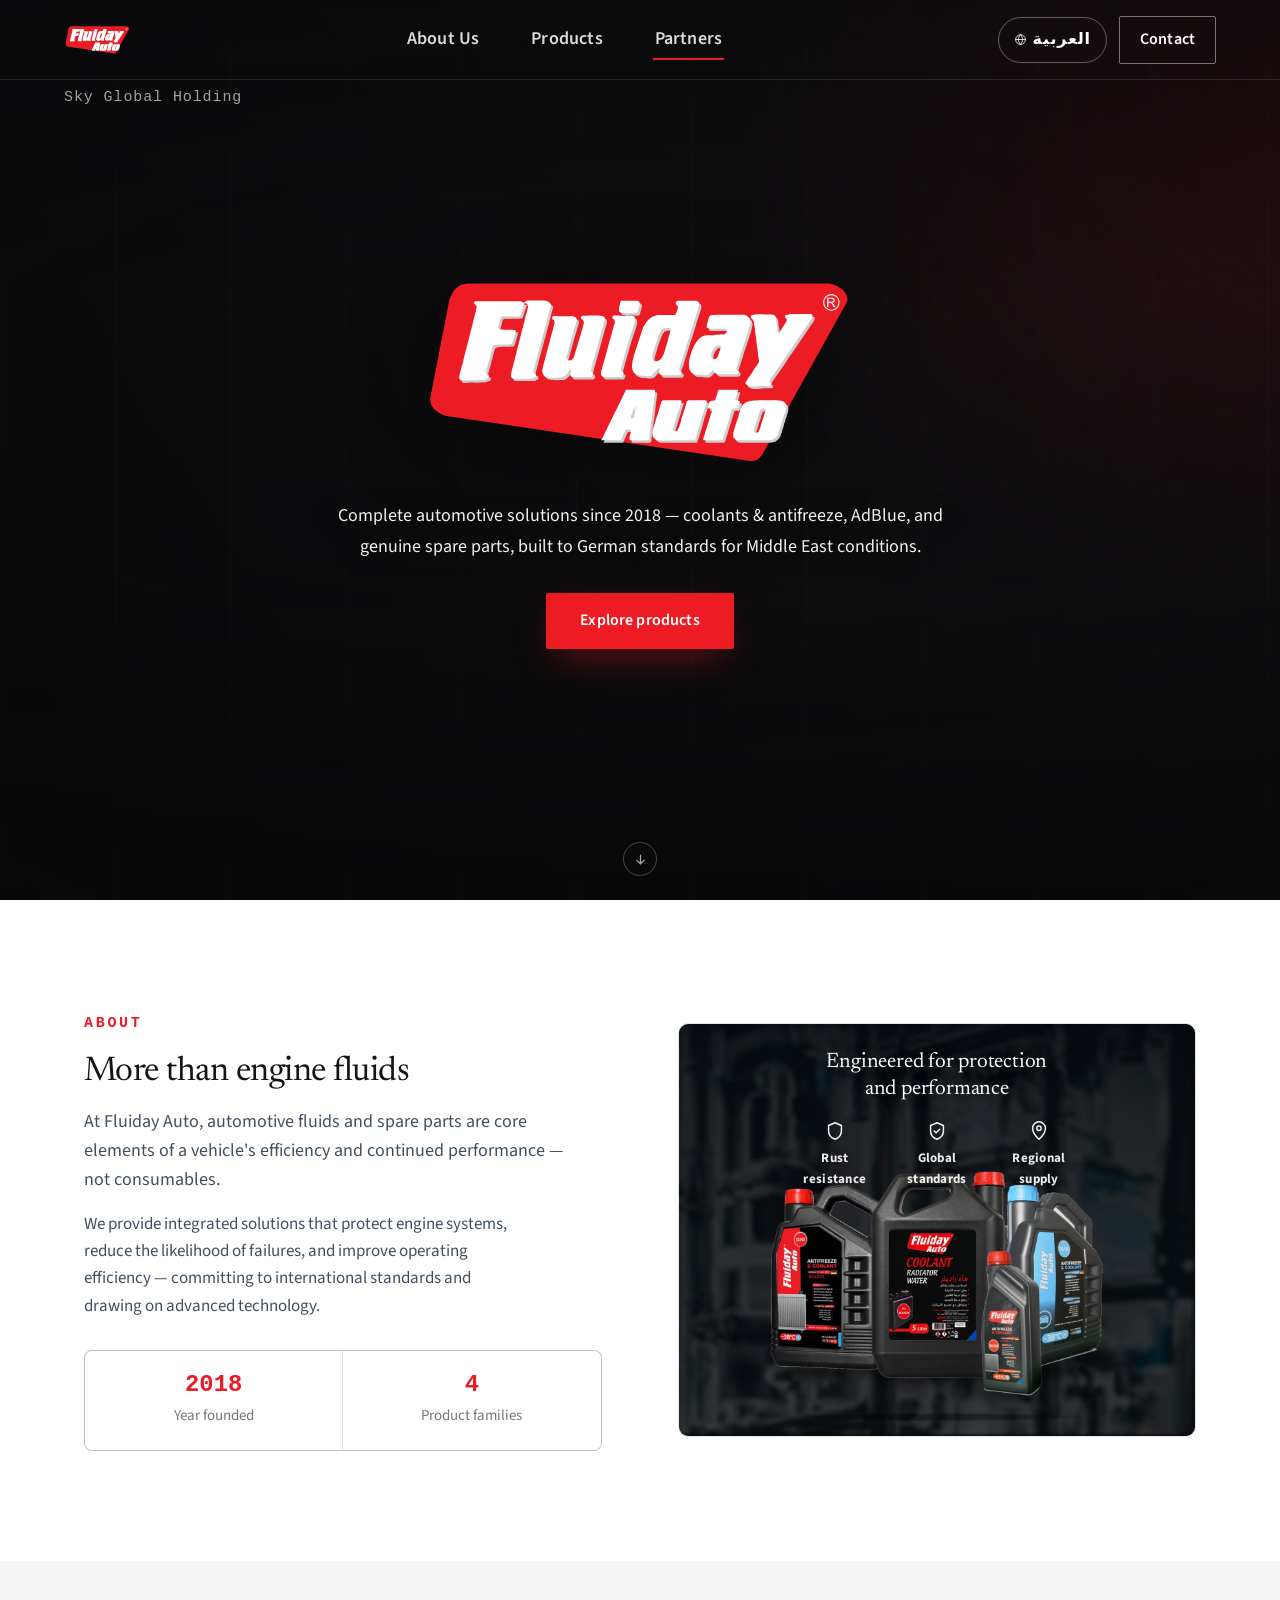
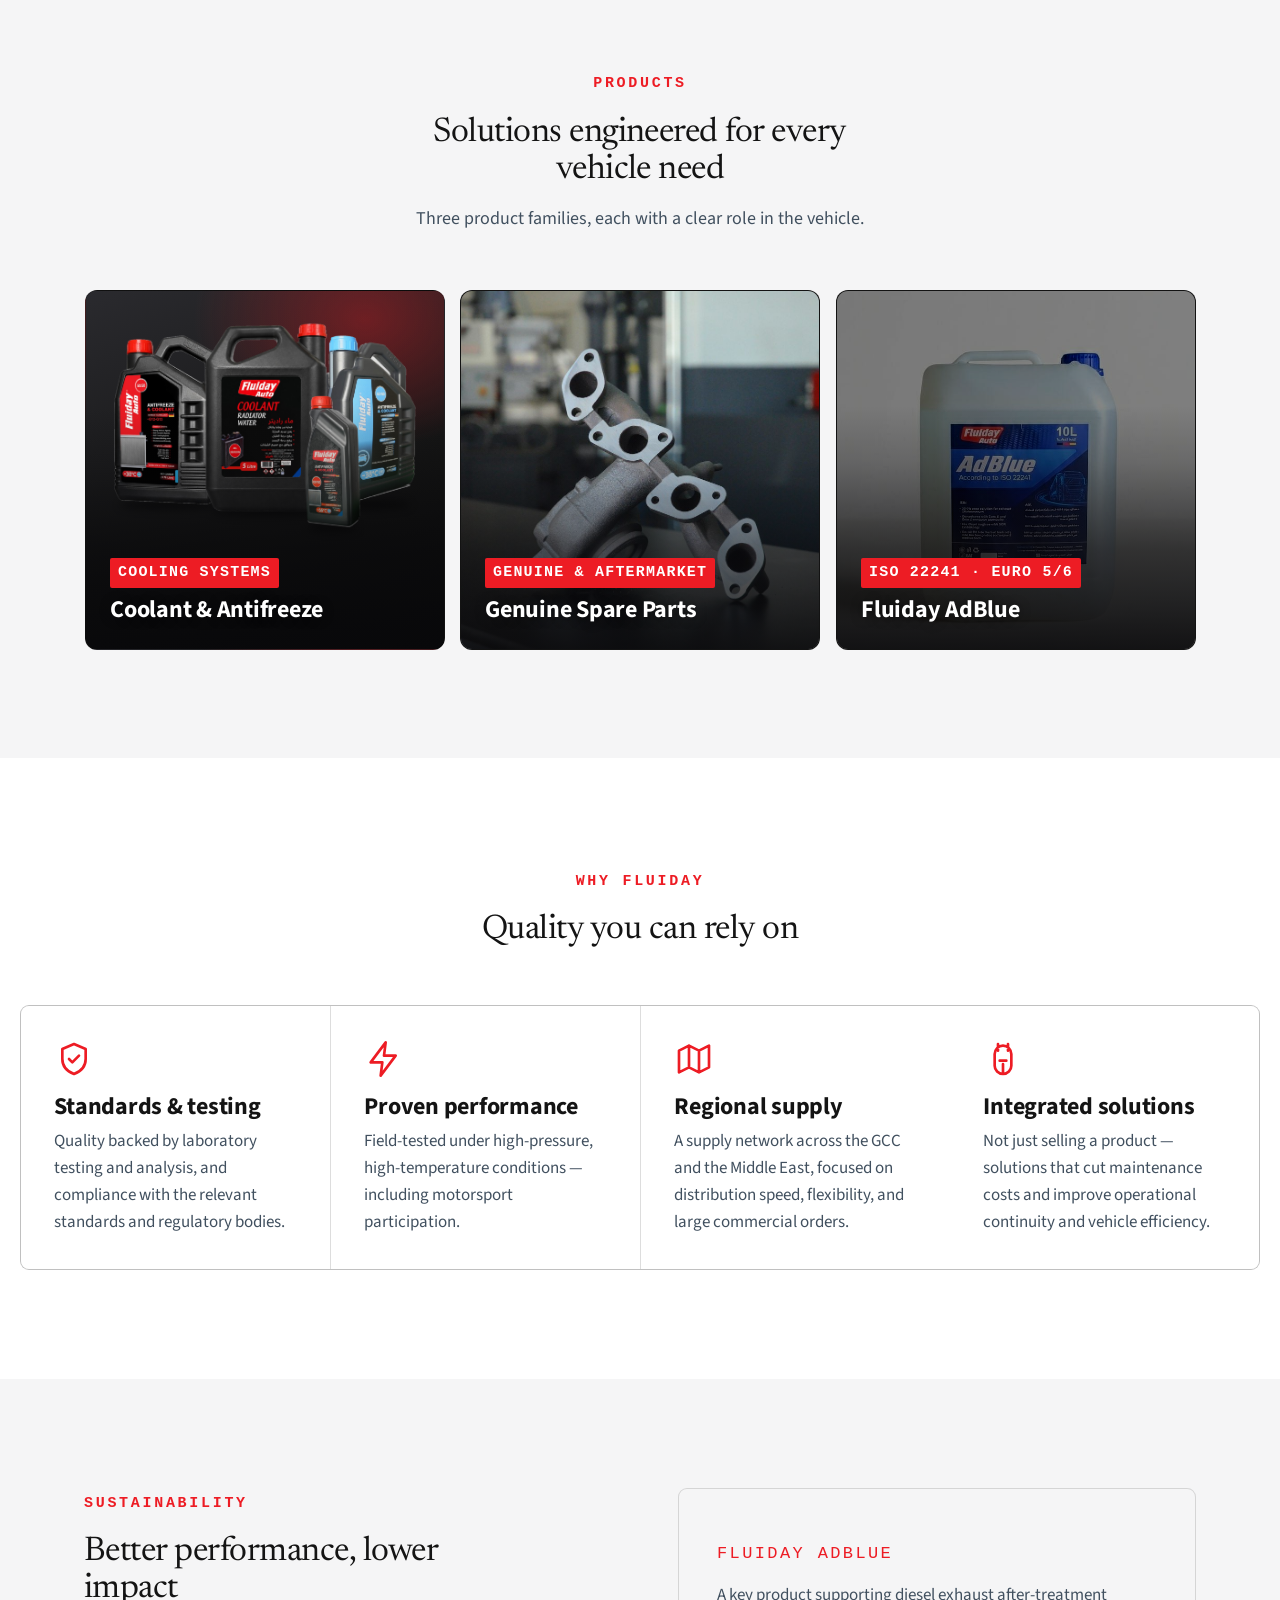
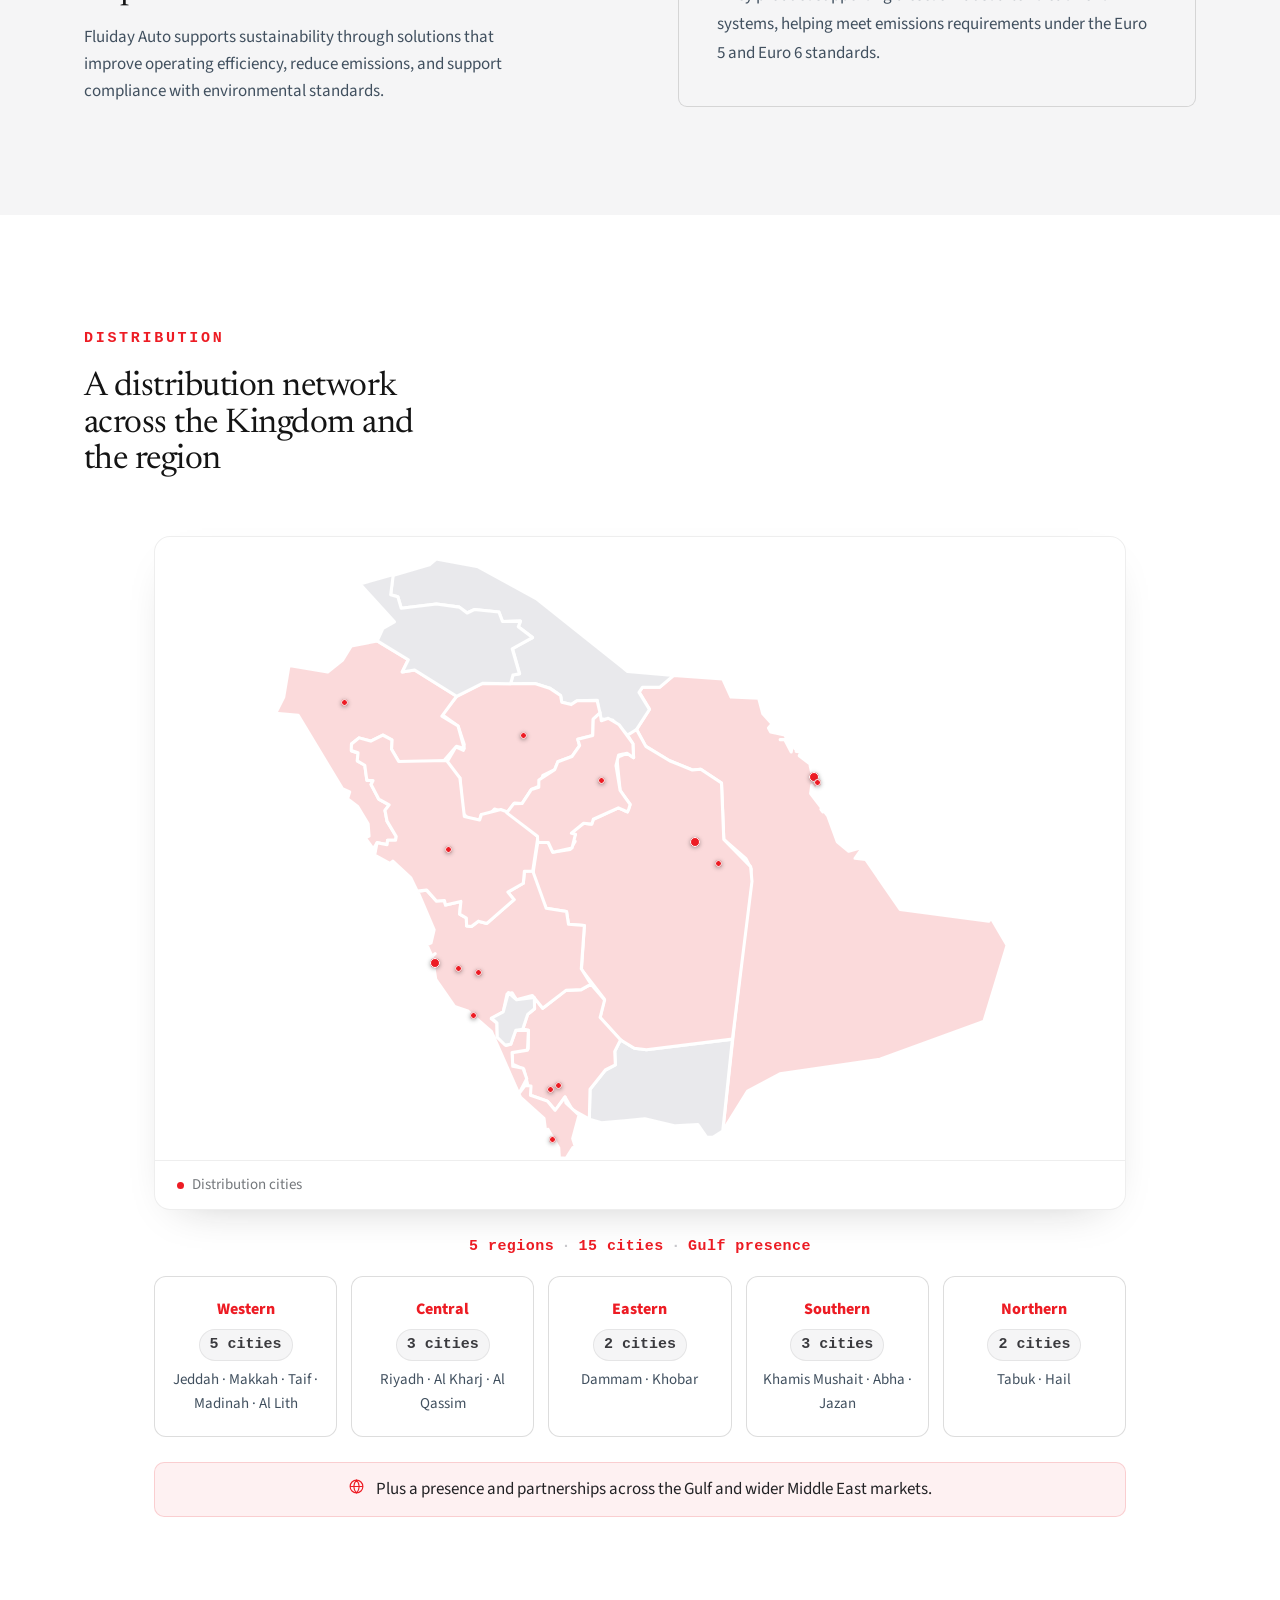
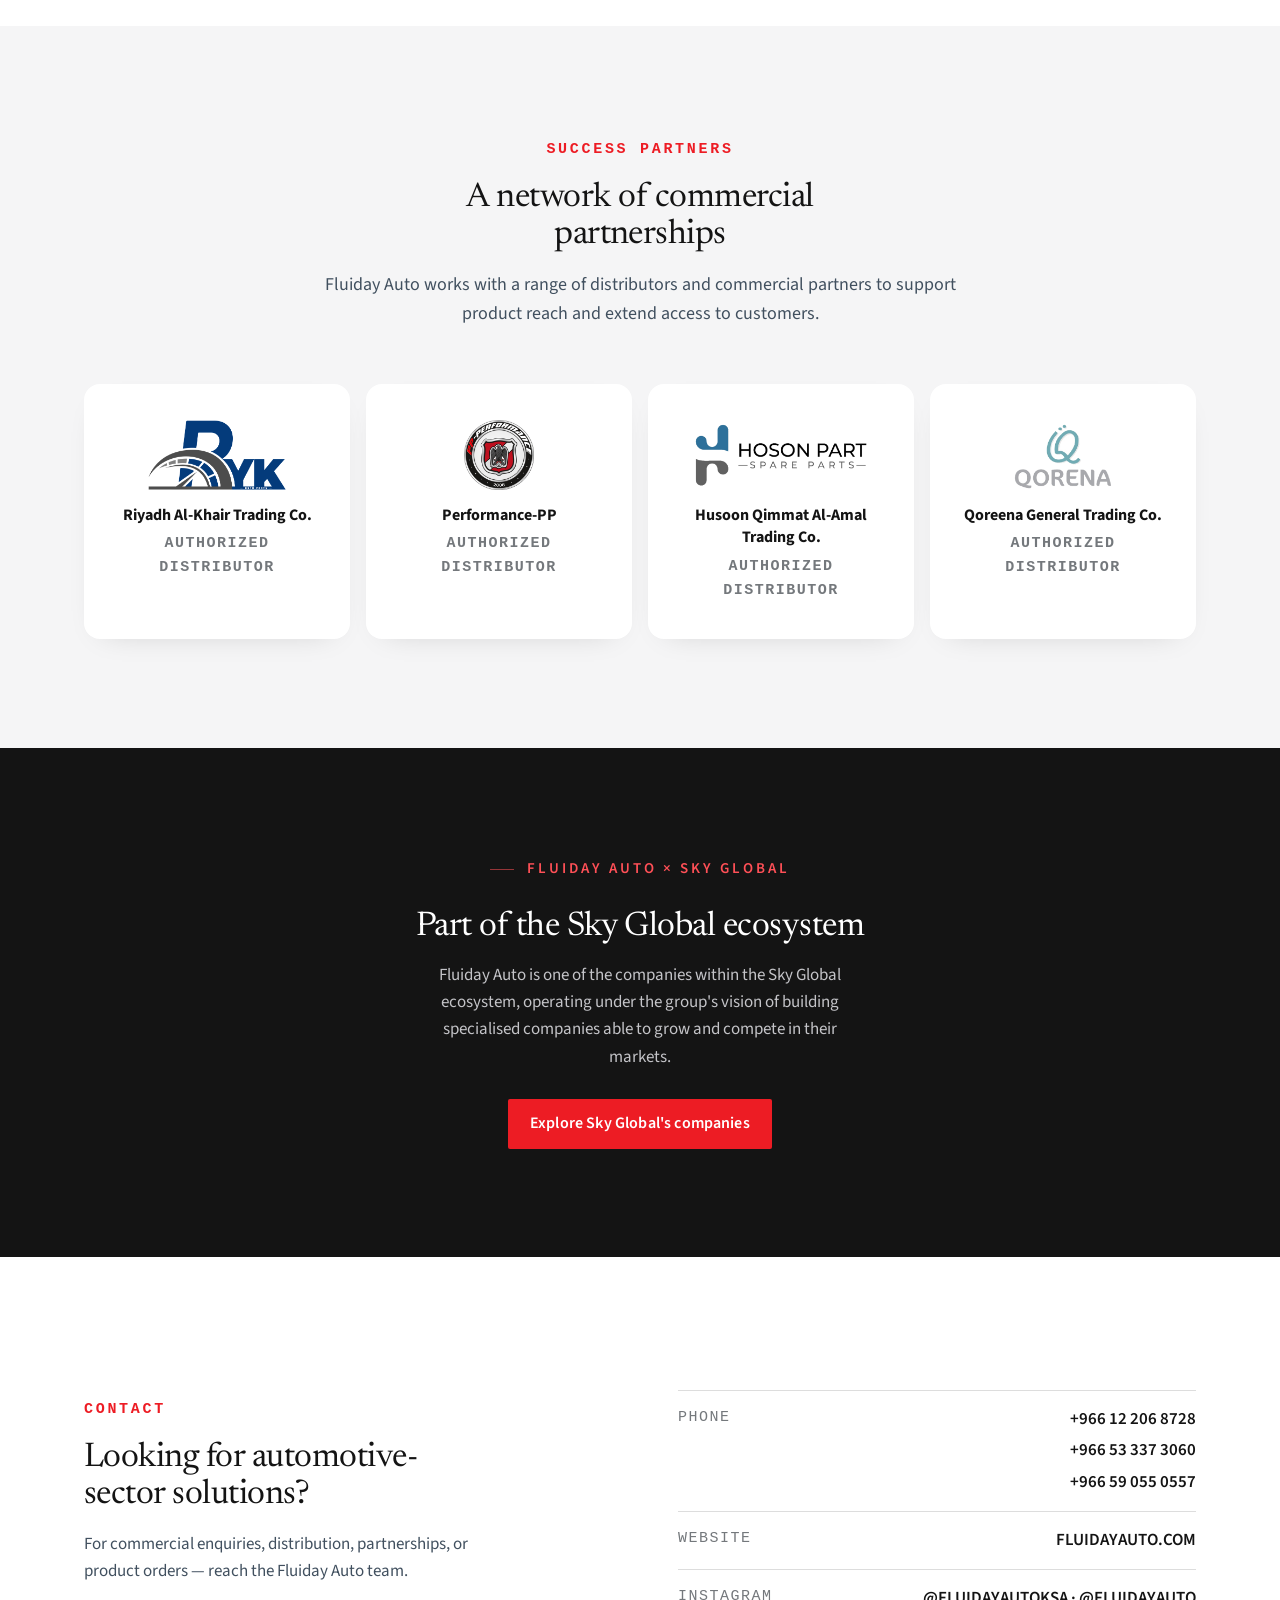
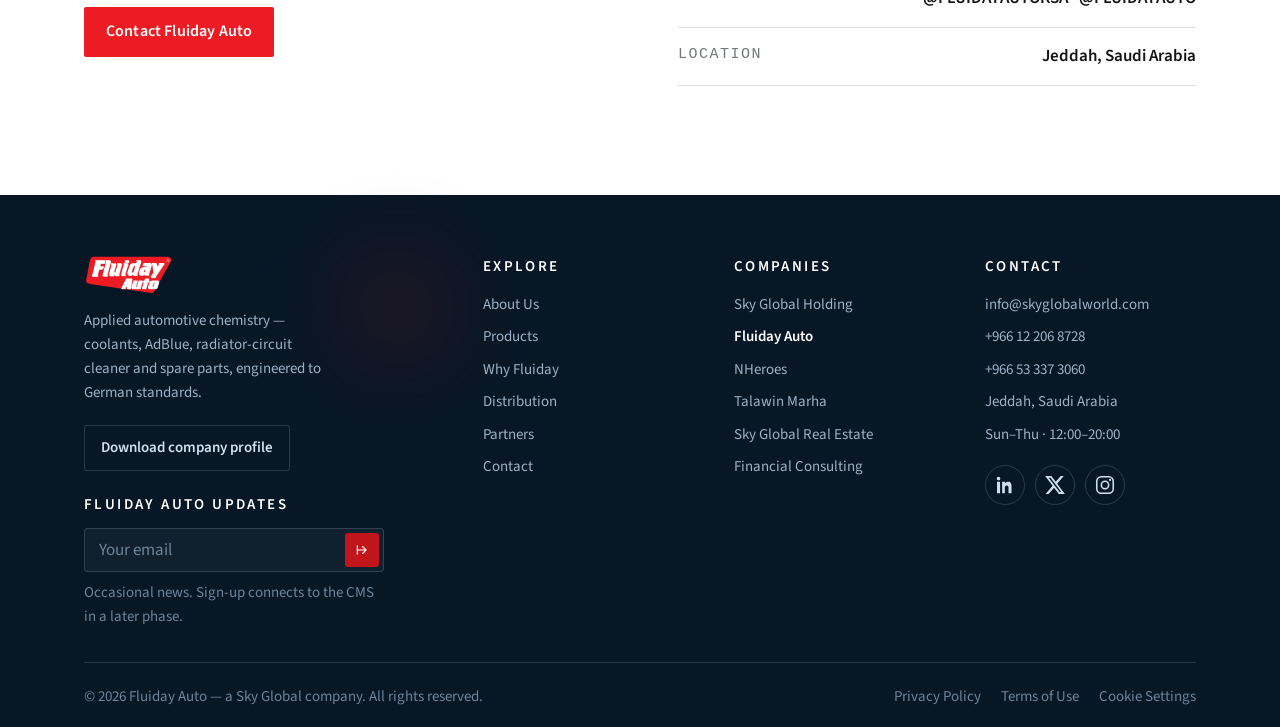
<file: companies/fluiday-auto.html>
<!doctype html>
<html lang="en" dir="ltr">
<head>
<meta charset="utf-8" />
<meta name="viewport" content="width=device-width, initial-scale=1" />
<title>Fluiday Auto — Advanced solutions for the automotive sector</title>
<meta name="title-ar" content="فلودي أوتو — حلول متقدمة لقطاع السيارات" />
<meta name="description" content="Fluiday Auto — applied automotive chemistry. Coolants and antifreeze, AdBlue, radiator-circuit cleaner and spare parts, engineered to German standards for Middle East operating conditions. A Sky Global company." />
<link rel="stylesheet" href="../assets/theme.css" />
<style>
/* =====================================================================
   FLUIDAY AUTO — dedicated page  ·  brand: red #ed1c24 / black / white
   Rebuilt for a clear, single visual hierarchy.

   IMAGE / VIDEO / LOGO SLOTS  — swap in real media without touching layout.
   Every not-yet-final asset is a <figure class="slot" data-slot="ID">.
   To fill: add <img src…> OR <video …> as the FIRST child of the <figure>
   (or add class "is-filled"). `.slot:has(>img)` / `.slot:has(>video)` hides
   the placeholder. The <figure> owns size / aspect-ratio / grid position,
   so restyling a section never disturbs a slot.
   Slot ids:
     hero-visual (image OR video) · about-image ·
     prod-coolants · prod-adblue · prod-cleaner · prod-spare-parts
   Target files live under  assets/img/fl/  (and assets/video/fl/ for video).
   Partner logos are a separate, simpler logo-ready pattern: see #fl-partners-content
   near the Partners section — each entry's "file" is tried first, and the render
   script falls back to a monogram circle if that file 404s. No placeholder needed.
   The Distribution map is a self-contained inline SVG (no slot, no external service) —
   see #fl-distribution-content near the Distribution section to edit zones/cities.
   ===================================================================== */

:root{
  --fl-red:#ed1c24; --fl-red-d:#c1141b; --fl-red-l:#ff5057;
  --fl-ink:#141414; --fl-ink-2:#222225; --fl-ink-3:#3a3a3e;
  --fl-paper:#ffffff; --fl-paper-2:#f5f5f6;
  --fl-line:rgba(20,20,20,.14); --fl-line-2:rgba(20,20,20,.07);
  --fl-line-d:rgba(255,255,255,.16);
  --mono:ui-monospace,"SF Mono","Cascadia Code","Roboto Mono",Menlo,Consolas,monospace;
  --fl-hdr:72px;
}
body{background:var(--fl-paper);color:var(--fl-ink)}
html{scroll-padding-top:var(--fl-hdr)}
::selection{background:var(--fl-red);color:#fff}
.fl .display em,.fl .display i{color:var(--fl-red)}
html[dir="rtl"] .fl .display em,html[dir="rtl"] .fl .display i{color:inherit}

/* ---------- one section-header system ---------- */
.fl .section{padding-block:clamp(66px,8.5vw,124px)}
.fl .section.dark{background:var(--fl-ink);color:#e7e7e9}
.fl .section.tint{background:var(--fl-paper-2)}
.fl-wrap{max-width:var(--maxw);margin-inline:auto;padding-inline:var(--gutter)}

.fl-head{max-width:var(--maxw);margin-inline:auto;padding-inline:var(--gutter);
  margin-bottom:clamp(2.6rem,4.5vw,4rem)}
.fl-kicker{font-family:var(--mono);font-size:15px;font-weight:600;letter-spacing:.18em;text-transform:uppercase;
  color:var(--fl-red);display:inline-flex;align-items:center;gap:.9em;margin-bottom:1.3rem}
html[dir="rtl"] .fl-kicker{font-family:var(--ar);letter-spacing:0;text-transform:none;font-weight:700;font-size:15px}
.fl-kicker .n{border:1px solid color-mix(in srgb,var(--fl-red) 42%,transparent);border-radius:2px;
  padding:2px 7px;font-size:15px;letter-spacing:.08em}
.fl .dark .fl-kicker{color:var(--fl-red-l)}
.fl-h2{font-family:var(--serif);font-weight:400;font-size:var(--s4);line-height:1.08;letter-spacing:-.015em;max-width:19ch}
html[dir="rtl"] .fl-h2{font-family:var(--ar);font-weight:700;line-height:1.28;letter-spacing:0;max-width:24ch}
.fl .dark .fl-h2{color:#fff}
.fl-lead{font-size:var(--s1);color:var(--ink-soft);font-weight:400;max-width:56ch;margin-top:1.2rem}
html[dir="rtl"] .fl-lead{line-height:1.9}
.fl .dark .fl-lead{color:#c4c4c8}
/* centred section headers (Products / Why Fluiday / Partners) */
.fl-head-center{text-align:center}
.fl-head-center .fl-h2{margin-inline:auto;max-width:22ch}
html[dir="rtl"] .fl-head-center .fl-h2{max-width:24ch}
.fl-head-center .fl-lead{margin-inline:auto;max-width:640px}
.fl-body-p{color:var(--ink-soft);max-width:54ch}
.fl-body-p + .fl-body-p{margin-top:1rem}
.fl .dark .fl-body-p{color:#bcbcc0}

.tech{font-family:var(--mono);font-size:15px;font-weight:500;letter-spacing:.14em;text-transform:uppercase;color:var(--fl-red)}
html[dir="rtl"] .tech{font-family:var(--ar);letter-spacing:0;text-transform:none;font-weight:700}

/* ---------- buttons ---------- */
.fl .btn-primary{background:var(--fl-red);color:#fff}
.fl .btn-primary:hover{background:var(--fl-red-d);color:#fff}
.fl .btn-solid{background:var(--fl-ink);color:#fff}
.fl .btn-solid:hover{background:var(--fl-red)}
.fl .btn-line:hover{border-color:var(--fl-red);color:var(--fl-red)}

/* ============================================================
   HEADER  —  normal nav bar (the big logo lives in the hero, not here)
   ============================================================ */
.fl-hdr{position:fixed;inset-block-start:0;inset-inline:0;z-index:100;
  display:flex;align-items:center;justify-content:space-between;gap:22px;
  padding:16px var(--gutter);
  transition:background .4s var(--ease),padding .4s var(--ease),box-shadow .4s var(--ease)}
.fl-hdr::after{content:"";position:absolute;inset-inline:0;inset-block-end:0;height:1px;background:rgba(255,255,255,.12);opacity:1;transition:opacity .4s}
.fl-hdr.scrolled{background:rgba(255,255,255,.96);backdrop-filter:blur(16px);-webkit-backdrop-filter:blur(16px);
  padding-block:10px;box-shadow:0 6px 24px -14px rgba(0,0,0,.25)}
.fl-hdr.scrolled::after{background:var(--fl-line);opacity:1}

.fl-hdr-logo{flex:none;display:flex;align-items:center}
.fl-hdr-logo img{height:30px;width:auto;transition:height .4s var(--ease)}
.fl-hdr.scrolled .fl-hdr-logo img{height:27px}

.fl-nav{display:flex;gap:48px;align-items:center;min-width:0;overflow-x:auto;scrollbar-width:none}
.fl-nav::-webkit-scrollbar{display:none}
.fl-nav a{font-size:18px;font-weight:600;letter-spacing:.01em;white-space:nowrap;flex:none;color:rgba(255,255,255,.86);
  padding:8px 2px;position:relative;transition:color .3s}
html[dir="rtl"] .fl-nav a{font-weight:600;font-size:18px;letter-spacing:0}
@media (max-width:760px){ .fl-nav{gap:24px} .fl-nav a,html[dir="rtl"] .fl-nav a{font-size:16px} }
.fl-hdr.scrolled .fl-nav a{color:var(--fl-ink-2)}
.fl-nav a::after{content:"";position:absolute;inset-block-end:2px;inset-inline-start:0;width:0;height:2px;
  background:var(--fl-red);transition:width .3s var(--ease)}
.fl-nav a:hover{color:#fff}
.fl-hdr.scrolled .fl-nav a:hover{color:var(--fl-red)}
.fl-nav a:hover::after,.fl-nav a.here::after{width:100%}

.fl-hdr-r{flex:none;display:flex;align-items:center;gap:12px}
.fl-hdr-r .lang{color:#fff;border-color:rgba(255,255,255,.34);font-size:16px;padding:9px 15px}
.fl-hdr.scrolled .fl-hdr-r .lang{color:var(--fl-ink);border-color:var(--fl-line)}
.fl-hdr-r .lang:hover{border-color:var(--fl-red);color:var(--fl-red)}
.fl-hdr-r .btn-ghost{padding:10px 20px;font-size:16px}
.fl-hdr.scrolled .fl-hdr-r .btn-ghost{border-color:var(--fl-line);color:var(--fl-ink)}
.fl-hdr.scrolled .fl-hdr-r .btn-ghost:hover{background:var(--fl-red);border-color:var(--fl-red);color:#fff}
.fl-menu-toggle{display:none;width:44px;height:44px;align-items:center;justify-content:center;color:#fff}
.fl-hdr.scrolled .fl-menu-toggle{color:var(--fl-ink)}

.fl-back{position:absolute;inset-block-start:calc(var(--fl-hdr) + 14px);inset-inline-start:var(--gutter);z-index:6;
  font-family:var(--mono);font-size:15px;font-weight:500;letter-spacing:.06em;color:rgba(255,255,255,.62);
  display:inline-flex;align-items:center;gap:.55em;transition:color .3s}
html[dir="rtl"] .fl-back{font-family:var(--ar);letter-spacing:0;font-weight:700}
.fl-back:hover{color:#fff}
.fl-back svg{width:14px;height:14px}
html[dir="rtl"] .fl-back svg{transform:scaleX(-1)}

.fl-mobile{position:fixed;inset:0;z-index:98;background:var(--fl-ink);color:#fff;display:flex;flex-direction:column;
  justify-content:center;gap:2px;padding:var(--gutter);transform:translateY(-100%);transition:transform .5s var(--ease);overflow-y:auto}
.fl-mobile.open{transform:none}
.fl-mobile a{font-size:18px;font-weight:400;padding:14px 0;border-bottom:1px solid var(--fl-line-d)}
.fl-mobile .btn{align-self:flex-start;margin-top:22px}

@media (max-width:1040px){
  .fl-nav{display:none}
  .fl-menu-toggle{display:flex}
  .fl-hdr-r .btn-ghost{display:none}
}

/* ============================================================
   SLOT SYSTEM
   ============================================================ */
.slot{position:relative;display:flex;align-items:center;justify-content:center;overflow:hidden;isolation:isolate;
  border:1px dashed var(--fl-line);border-radius:8px;min-height:120px;
  background:repeating-linear-gradient(135deg,var(--fl-paper-2) 0 11px,transparent 11px 22px),var(--fl-paper)}
.slot > img,.slot > video{position:absolute;inset:0;width:100%;height:100%;object-fit:cover;z-index:0}
.slot.contain > img,.slot.contain > video{object-fit:contain;padding:6%}
.slot:has(> img),.slot:has(> video),.slot.is-filled{border-style:solid;border-color:var(--fl-line-2);background:var(--fl-paper-2)}
.slot:has(> img) .slot-ph,.slot:has(> video) .slot-ph,.slot.is-filled .slot-ph{display:none}
.slot-ph{position:relative;z-index:1;display:flex;flex-direction:column;align-items:center;gap:8px;text-align:center;padding:22px}
.slot-ph svg{width:26px;height:26px;color:var(--fl-red);opacity:.55}
.slot-ph .slot-l{font-size:15px;font-weight:700;letter-spacing:.12em;text-transform:uppercase;color:var(--fl-ink-3)}
html[dir="rtl"] .slot-ph .slot-l{letter-spacing:0;text-transform:none;font-size:15px}
.slot-ph .slot-f{font-family:var(--mono);font-size:15px;color:#a4a4a8;word-break:break-all}
.slot[data-tone="dark"]{border-color:var(--fl-line-d);
  background:repeating-linear-gradient(135deg,rgba(255,255,255,.045) 0 11px,transparent 11px 22px),var(--fl-ink-2)}
.slot[data-tone="dark"] .slot-ph .slot-l{color:rgba(255,255,255,.74)}
.slot[data-tone="dark"] .slot-ph .slot-f{color:rgba(255,255,255,.42)}

/* ============================================================
   HERO — full-bleed video · centred logo · tagline · one CTA
   ============================================================ */
.fl-hero{position:relative;min-height:100svh;display:flex;flex-direction:column;
  align-items:center;justify-content:center;text-align:center;overflow:hidden;
  background:var(--fl-ink);color:#fff;
  padding:calc(var(--fl-hdr) + 44px) var(--gutter) 92px}
.fl-hero-video{position:absolute;inset:0;width:100%;height:100%;object-fit:cover;z-index:0;background:var(--fl-ink)}
.fl-hero-overlay{position:absolute;inset:0;z-index:1;pointer-events:none;background:
  linear-gradient(180deg,rgba(8,8,9,.62) 0%,rgba(8,8,9,.34) 34%,rgba(8,8,9,.4) 62%,rgba(8,8,9,.82) 100%),
  radial-gradient(80% 65% at 50% 46%,rgba(8,8,9,.12),rgba(8,8,9,.55))}
.fl-hero-overlay::after{content:"";position:absolute;inset:0;opacity:.5;mix-blend-mode:overlay;
  background-image:linear-gradient(90deg,rgba(255,255,255,.05) 1px,transparent 1px);
  background-size:clamp(80px,9vw,130px) 100%}

.fl-hero-center{position:relative;z-index:2;display:flex;flex-direction:column;align-items:center;
  gap:clamp(1.4rem,3.2vw,2.2rem);max-width:660px}
.fl-hero-logo{width:min(80vw,440px);height:auto;filter:drop-shadow(0 16px 46px rgba(0,0,0,.45))}
.fl-hero-tagline{font-size:18px;font-weight:400;line-height:1.7;color:rgba(255,255,255,.94);
  max-width:720px;text-shadow:0 2px 22px rgba(0,0,0,.55)}
html[dir="rtl"] .fl-hero-tagline{line-height:1.7}
.fl-hero-center .btn{font-size:16px;padding:15px 34px;box-shadow:0 14px 40px -14px rgba(237,28,36,.6)}

.fl-hero-scroll{position:absolute;z-index:2;inset-block-end:24px;inset-inline:0;margin-inline:auto;
  width:34px;height:34px;display:grid;place-items:center;color:rgba(255,255,255,.65);
  border:1px solid rgba(255,255,255,.25);border-radius:999px;transition:color .3s,border-color .3s}
.fl-hero-scroll:hover{color:#fff;border-color:rgba(255,255,255,.6)}
.fl-hero-scroll svg{width:15px;height:15px;animation:flbob 2s var(--ease) infinite}
@keyframes flbob{0%,100%{transform:translateY(-2px)}50%{transform:translateY(2px)}}
@media (prefers-reduced-motion:reduce){.fl-hero-scroll svg{animation:none}}

/* ============================================================
   ABOUT
   ============================================================ */
.fl-two{display:grid;grid-template-columns:1fr 1fr;gap:clamp(34px,6vw,84px);align-items:center;
  max-width:var(--maxw);margin-inline:auto;padding-inline:var(--gutter)}
.fl-about .slot{aspect-ratio:5/4;border-radius:10px}
.fl-about-overlay{position:absolute;inset-inline:0;inset-block-start:0;z-index:2;
  padding:26px 22px 0;display:flex;flex-direction:column;align-items:center;gap:16px;
  text-align:center;pointer-events:none}
.fl-about-tag{font-family:var(--serif);font-weight:400;font-size:21px;line-height:1.28;color:#fff;
  max-width:20ch;text-shadow:0 2px 16px rgba(0,0,0,.6)}
html[dir="rtl"] .fl-about-tag{font-family:var(--ar);font-weight:700;font-size:19px;line-height:1.5;max-width:16ch}
.fl-about-feats{display:flex;gap:22px;flex-wrap:wrap;justify-content:center}
.fl-about-feat{display:flex;flex-direction:column;align-items:center;gap:6px;max-width:80px}
.fl-about-feat svg{width:22px;height:22px;color:#fff;opacity:.95;filter:drop-shadow(0 2px 6px rgba(0,0,0,.55))}
.fl-about-feat span{font-size:13px;font-weight:700;letter-spacing:.02em;color:rgba(255,255,255,.92);
  text-shadow:0 1px 8px rgba(0,0,0,.65)}
html[dir="rtl"] .fl-about-feat span{letter-spacing:0;font-size:13px}
@media (max-width:480px){
  .fl-about-tag{font-size:18px}
  .fl-about-feats{gap:14px}
}
.fl-about-cells{display:grid;grid-template-columns:1fr 1fr;gap:1px;background:var(--fl-line);border:1px solid var(--fl-line);
  border-radius:8px;overflow:hidden;margin-top:2.2rem}
.fl-about-cells div{background:var(--fl-paper);padding:22px 24px;text-align:center}
.fl-about-cells b{font-family:var(--mono);font-size:1.7rem;font-weight:600;color:var(--fl-red);display:block;line-height:1;font-variant-numeric:tabular-nums}
html[dir="rtl"] .fl-about-cells b{font-family:var(--ar);font-weight:700}
.fl-about-cells span{font-size:15px;color:var(--gray);display:block;margin-top:.55rem}

/* ============================================================
   PRODUCTS — 4 equal cards, one row
   ============================================================ */
.fl-prod-grid{display:grid;grid-template-columns:repeat(4,1fr);gap:16px;
  max-width:var(--maxw);margin-inline:auto;padding-inline:var(--gutter)}
.fl-prod{border:1px solid var(--fl-line);border-radius:9px;overflow:hidden;display:flex;flex-direction:column;background:var(--fl-paper);
  transition:border-color .3s,transform .35s var(--ease),box-shadow .35s var(--ease)}
.fl-prod:hover{border-color:var(--fl-red);transform:translateY(-4px);box-shadow:0 26px 54px -26px rgba(237,28,36,.3)}
.fl-prod .slot{aspect-ratio:1/1;border:0;border-radius:0;border-bottom:1px solid var(--fl-line-2)}
.fl-prod-b{padding:clamp(20px,2vw,26px);display:flex;flex-direction:column;gap:.7rem;flex:1}
.fl-prod-tag{align-self:flex-start;font-family:var(--mono);font-size:15px;letter-spacing:.08em;text-transform:uppercase;
  color:var(--fl-red);border:1px solid color-mix(in srgb,var(--fl-red) 34%,transparent);border-radius:2px;padding:3px 7px}
html[dir="rtl"] .fl-prod-tag{font-family:var(--ar);letter-spacing:0;text-transform:none}
.fl-prod h3{font-size:24px;font-weight:700;line-height:1.2} /* real <h3> — 22–26px band */
.fl-prod ul{list-style:none;display:flex;flex-direction:column;gap:.4rem;margin-top:.1rem}
.fl-prod li{font-size:17px;color:var(--ink-soft);padding-inline-start:1.05em;position:relative;line-height:1.5}
.fl-prod li::before{content:"";position:absolute;inset-inline-start:0;inset-block-start:.5em;width:5px;height:5px;background:var(--fl-red);border-radius:1px}
.fl-prod-variants{display:flex;flex-wrap:wrap;gap:5px;margin-top:.2rem}
.fl-prod-variants span{font-family:var(--mono);font-size:15px;font-weight:500;color:var(--fl-ink-2);
  background:var(--fl-paper-2);border:1px solid var(--fl-line-2);border-radius:2px;padding:2px 6px}
html[dir="rtl"] .fl-prod-variants span{font-family:var(--ar);font-weight:600}
/* PRODUCT CATEGORIES — 3 static square cards (image fills card, name + tag overlaid) */
.fl-cat-grid{display:flex;flex-wrap:wrap;justify-content:center;gap:16px;
  max-width:var(--maxw);margin-inline:auto;padding-inline:var(--gutter)}
.fl-cat{flex:0 0 calc(33.333% - 11px);aspect-ratio:1/1;position:relative;overflow:hidden;isolation:isolate;
  border-radius:12px;border:1px solid var(--fl-line);background:var(--fl-ink);color:#fff;
  transition:transform .35s var(--ease),box-shadow .35s var(--ease)}
.fl-cat:hover{transform:translateY(-4px);box-shadow:0 26px 54px -26px rgba(237,28,36,.45)}
.fx .fl-cat.reveal.in:hover{transform:translateY(-4px)}
.fl-cat > img{position:absolute;inset:0;width:100%;height:100%;object-fit:cover;z-index:1;transition:transform .5s var(--ease)}
.fl-cat:hover > img{transform:scale(1.05)}
/* coolant/AdBlue cards: cut-out product renders, shown whole (contain) on the card's own dark/red-glow backdrop */
.fl-cat-contain{background:
  radial-gradient(80% 60% at 78% 8%,rgba(237,28,36,.38),transparent 60%),
  linear-gradient(160deg,#2a2a2e 0%,#141414 60%,#0a0a0a 100%)}
.fl-cat-contain > img{object-fit:contain;padding:22px 18px 96px}
/* AdBlue card: the source photo has a plain white studio backdrop; darken it so the card still
   reads as part of the dark, red-glow product grid instead of a bright white block. */
.fl-cat-adblue > img{filter:brightness(.52) contrast(1.12) saturate(1.15)}
@media (prefers-reduced-motion:reduce){ .fl-cat > img{transition:none} .fl-cat:hover > img{transform:none} }
/* placeholder sits under the image; visible only until the final image file exists */
.fl-cat-ph{position:absolute;inset:0;z-index:0;display:flex;flex-direction:column;align-items:center;justify-content:center;
  gap:8px;text-align:center;padding:24px 24px 96px;background:
  radial-gradient(80% 60% at 78% 8%,rgba(237,28,36,.38),transparent 60%),
  linear-gradient(160deg,#2a2a2e 0%,#141414 60%,#0a0a0a 100%)}
.fl-cat-ph svg{width:30px;height:30px;color:var(--fl-red-l);opacity:.8}
.fl-cat-ph .l{font-weight:700;font-size:16px;color:#fff}
.fl-cat-ph .f{font-family:var(--mono);font-size:15px;color:rgba(255,255,255,.6);direction:ltr;unicode-bidi:isolate}
.fl-cat::after{content:"";position:absolute;inset:0;z-index:2;pointer-events:none;
  background:linear-gradient(0deg,rgba(8,8,10,.9) 0%,rgba(8,8,10,.62) 28%,rgba(8,8,10,.18) 52%,transparent 68%)}
.fl-cat-b{position:absolute;inset-inline:0;inset-block-end:0;z-index:3;padding:clamp(16px,2vw,24px);
  display:flex;flex-direction:column;align-items:flex-start;gap:.55rem}
.fl-cat-tag{font-family:var(--mono);font-size:15px;font-weight:600;letter-spacing:.08em;text-transform:uppercase;
  color:#fff;background:var(--fl-red);border-radius:2px;padding:3px 8px}
html[dir="rtl"] .fl-cat-tag{font-family:var(--ar);letter-spacing:0;text-transform:none;font-size:15px}
.fl-cat h3{font-size:24px;font-weight:700;line-height:1.2;color:#fff;text-shadow:0 1px 12px rgba(0,0,0,.4)} /* real <h3> — 22–26px band */
@media (max-width:1080px){ .fl-cat{flex-basis:calc(50% - 8px)} }
@media (max-width:640px){ .fl-cat{flex-basis:100%} }

/* ============================================================
   WHY
   ============================================================ */
.fl-why-grid{display:grid;grid-template-columns:repeat(4,1fr);gap:1px;background:var(--fl-line);border:1px solid var(--fl-line);
  border-radius:9px;overflow:hidden;max-width:var(--maxw);margin-inline:auto}
.fl-why{background:var(--fl-paper);padding:clamp(24px,2.6vw,34px);transition:background .4s var(--ease)}
.fl-why:hover{background:var(--fl-ink)}
.fl-why .fl-why-n{font-family:var(--mono);font-size:15px;font-weight:600;letter-spacing:.1em;color:var(--gray);display:block;margin-bottom:1rem;transition:color .4s}
.fl-why:hover .fl-why-n{color:rgba(255,255,255,.5)}
.fl-why svg{width:40px;height:40px;color:var(--fl-red);margin-bottom:14px} /* service icons — 32–48px band */
.fl-why h3{font-size:24px;font-weight:700;margin-bottom:.5rem;transition:color .4s} /* real <h3> — 22–26px band */
.fl-why:hover h3{color:#fff}
.fl-why p{font-size:17px;color:var(--ink-soft);transition:color .4s;line-height:1.6}
.fl-why:hover p{color:rgba(255,255,255,.78)}

/* ============================================================
   SUSTAINABILITY
   ============================================================ */
.fl-eco{border:1px solid var(--fl-line);border-radius:9px;padding:clamp(24px,3vw,38px);background:var(--fl-paper-2)}
.fl-eco .tech{color:var(--fl-red)}
.fl-eco p{margin-top:.9rem;font-size:17px;color:var(--ink-soft);line-height:1.7}

/* ============================================================
   DISTRIBUTION — inline SVG map of Saudi Arabia (real admin-1 borders,
   simplified from geoBoundaries/OpenStreetMap data) + linked zone list.
   No external map service, no API key, no tiles — everything below is
   static markup built once from #fl-distribution-content.
   ============================================================ */
#distribution .fl-head{scroll-margin-top:calc(var(--fl-hdr) + 18px)}
.fl-dist-wrap{max-width:1100px;margin-inline:auto;padding-inline:var(--gutter)}

/* ---- map card: full-width, much bigger; the map keeps its true proportions and is
   centered inside (letterboxed) since the card is wider than the country's own ratio —
   #fl-dz-map's JS recomputes city-dot % positions against this box on every resize. ---- */
.fl-dz-map-card{position:relative;background:#fff;border-radius:16px;box-shadow:0 16px 44px -26px rgba(20,20,20,.28);
  border:1px solid var(--fl-line-2);overflow:hidden;padding:clamp(14px,2vw,22px) clamp(14px,2vw,22px) 50px}
.fl-dz-map{position:relative;width:100%;height:600px}
@media (max-width:1040px){ .fl-dz-map{height:460px} }
@media (max-width:600px){ .fl-dz-map{height:350px} }
.fl-dz-map svg{position:absolute;inset:0;width:100%;height:100%;display:block}
.fl-dz-region{fill:#e9e9ec;stroke:#fff;stroke-width:1.3;stroke-linejoin:round;transition:fill .3s var(--ease),opacity .3s var(--ease);cursor:default}
.fl-dz-region[data-zone]{fill:rgba(227,30,36,.16);cursor:pointer}
.fl-dz-region[data-zone]:focus-visible{outline:2px solid var(--fl-red);outline-offset:1px}
.fl-dz-map.has-active .fl-dz-region[data-zone]{opacity:.5}
.fl-dz-region.is-active{fill:rgba(227,30,36,.85)!important;opacity:1!important}

/* city markers — absolutely positioned HTML layer on top of the SVG so tooltips/animations stay simple */
.fl-dz-cities{position:absolute;inset:0;pointer-events:none}
.fl-dz-city{position:absolute;transform:translate(-50%,-50%);width:26px;height:26px;display:grid;place-items:center;
  pointer-events:auto;background:none;border:0;padding:0;cursor:pointer;-webkit-tap-highlight-color:transparent}
.fl-dz-dot{position:absolute;width:7px;height:7px;border-radius:50%;background:var(--fl-red);border:1.5px solid #fff;
  box-shadow:0 1px 4px rgba(0,0,0,.35);transition:width .25s var(--ease),height .25s var(--ease)}
.fl-dz-city[data-hub="1"] .fl-dz-dot{width:10px;height:10px}
.fl-dz-ring{position:absolute;width:7px;height:7px;border-radius:50%;background:rgba(227,30,36,.55);
  animation:flDzPulse 2.6s var(--ease) infinite}
.fl-dz-city[data-hub="1"] .fl-dz-ring{width:10px;height:10px}
.fl-dz-city.is-active .fl-dz-ring{animation-duration:1.15s;background:rgba(227,30,36,.75)}
.fl-dz-city.is-active .fl-dz-dot{background:#ff3b42}
@keyframes flDzPulse{0%{transform:scale(1);opacity:.85}75%{transform:scale(3.1);opacity:0}100%{transform:scale(3.1);opacity:0}}
.fl-dz-tip{position:absolute;inset-block-end:calc(100% + 7px);inset-inline-start:50%;transform:translateX(-50%) translateY(4px);
  white-space:nowrap;background:var(--fl-ink);color:#fff;font-size:15px;font-weight:700;padding:4px 9px;border-radius:5px;
  opacity:0;pointer-events:none;transition:opacity .2s var(--ease),transform .2s var(--ease);z-index:2}
html[dir="rtl"] .fl-dz-tip{font-family:var(--ar);font-size:15px}
.fl-dz-city:hover .fl-dz-tip,.fl-dz-city:focus-visible .fl-dz-tip{opacity:1;transform:translateX(-50%) translateY(0)}
@media (prefers-reduced-motion:reduce){ .fl-dz-ring{animation:none;opacity:.55} }

.fl-dz-legend{position:absolute;inset-inline-start:0;inset-inline-end:0;inset-block-end:0;padding:12px clamp(14px,2vw,22px);
  display:flex;align-items:center;gap:.5em;font-size:15px;color:var(--gray);border-block-start:1px solid var(--fl-line-2)}
.fl-dz-legend .dot{width:7px;height:7px;border-radius:50%;background:var(--fl-red);flex:none}
html[dir="rtl"] .fl-dz-legend{font-family:var(--ar);font-size:15px}

/* ---- stats strip: centered directly under the map ---- */
.fl-dz-stats{display:flex;flex-wrap:wrap;justify-content:center;align-items:center;gap:.5em;text-align:center;
  font-family:var(--mono);font-size:15px;font-weight:600;letter-spacing:.03em;color:var(--fl-red);
  margin:1.8rem 0 1.2rem}
html[dir="rtl"] .fl-dz-stats{font-family:var(--ar);font-size:15px;font-weight:700;letter-spacing:0}
.fl-dz-stats .sep{color:#c9c9cd}

/* ---- zone cards: 5 across on desktop, 3 tablet, 2 mobile (last one centered) ---- */
.fl-dz-cards{display:grid;grid-template-columns:repeat(5,1fr);gap:14px}
.fl-dz-card{position:relative;background:#fff;border:1px solid var(--fl-line);border-radius:12px;
  padding:20px 16px;text-align:center;cursor:pointer;-webkit-tap-highlight-color:transparent;
  display:flex;flex-direction:column;align-items:center;gap:.5rem;
  transition:border-color .3s var(--ease),box-shadow .3s var(--ease),background-color .3s var(--ease),transform .3s var(--ease)}
.fl-dz-card .name{font-weight:800;color:var(--fl-red);font-size:16px}
html[dir="rtl"] .fl-dz-card .name{font-family:var(--ar)}
.fl-dz-card .badge{font-family:var(--mono);font-size:15px;font-weight:700;color:var(--fl-ink-3);
  background:var(--fl-paper-2);border:1px solid var(--fl-line-2);border-radius:99px;padding:3px 10px;white-space:nowrap}
html[dir="rtl"] .fl-dz-card .badge{font-family:var(--ar);font-size:15px}
.fl-dz-card .cities{font-size:15px;color:var(--ink-soft);line-height:1.6}
html[dir="rtl"] .fl-dz-card .cities{font-family:var(--ar);line-height:1.85}
.fl-dz-card:hover,.fl-dz-card.is-active{border-color:var(--fl-red);background:rgba(227,30,36,.05);
  box-shadow:0 14px 30px -20px rgba(227,30,36,.4);transform:translateY(-3px)}
.fl-dz-card:focus-visible{outline:2px solid var(--fl-red);outline-offset:2px}

@media (max-width:1040px){ .fl-dz-cards{grid-template-columns:repeat(3,1fr)} }
@media (max-width:600px){
  .fl-dz-cards{grid-template-columns:repeat(2,1fr)}
  .fl-dz-card:last-child{grid-column:1/-1;width:calc(50% - 7px);margin-inline:auto}
}
@media (prefers-reduced-motion:reduce){ .fl-dz-card{transition:none} .fl-dz-card:hover{transform:none} }

.fl-dist-note{margin-top:1.8rem;display:flex;justify-content:center;align-items:flex-start;gap:.7em;text-align:center;
  font-size:17px;color:var(--fl-ink-2);line-height:1.6;
  background:rgba(227,30,36,.06);border:1px solid rgba(227,30,36,.16);border-radius:10px;padding:13px 16px}
html[dir="rtl"] .fl-dist-note{font-family:var(--ar);font-size:17px;line-height:1.85}
.fl-dist-note svg{width:17px;height:17px;flex:none;margin-top:2px;color:var(--fl-red)}

/* ============================================================
   PARTNERS
   ============================================================ */
.fl-partners-grid{display:grid;grid-template-columns:repeat(4,1fr);gap:16px;
  max-width:var(--maxw);margin-inline:auto;padding-inline:var(--gutter)}
/* card: clean white surface — logo-ready (real file auto-replaces the monogram, see fl-partner-logo-wrap:has(>img)) */
.fl-partner{height:100%;display:flex;flex-direction:column;align-items:center;text-align:center;gap:14px;
  background:#fff;border-radius:16px;padding:clamp(28px,3.2vw,36px) 20px;box-shadow:0 10px 30px -20px rgba(20,20,20,.22);
  transition:transform .35s var(--ease),box-shadow .35s var(--ease)}
.fl-partner:hover{transform:translateY(-4px);box-shadow:0 26px 48px -22px rgba(20,20,20,.3)}
.fl-partner-logo-wrap{position:relative;flex:none;width:64px;height:64px;border-radius:50%;overflow:hidden;
  display:grid;place-items:center;background:#1a1a1a;border:2px solid var(--fl-red);
  transition:box-shadow .4s var(--ease)}
.fl-partner:hover .fl-partner-logo-wrap{box-shadow:0 0 0 6px rgba(227,30,36,.18)}
.fl-partner-mono{font-family:var(--mono);font-weight:700;font-size:1.05rem;letter-spacing:.02em;color:#fff}
html[dir="rtl"] .fl-partner-mono{font-family:var(--ar);font-size:1.15rem}
/* once a real logo file exists at assets/img/fl/partner-X.(svg|png|webp), it replaces the monogram circle entirely —
   shown at its own size (not boxed in), so the artwork isn't cropped/shrunk to fit a 64px circle. */
.fl-partner-logo-wrap:has(>img){width:auto;height:70px;max-width:100%;border-radius:0;background:none;border:0;box-shadow:none!important}
.fl-partner-logo-wrap:has(>img) .fl-partner-mono{display:none}
.fl-partner-logo{display:block;max-height:70px;max-width:180px;width:auto;height:auto;object-fit:contain}
.fl-partner-name{font-size:16px;font-weight:700;color:var(--fl-ink);line-height:1.4}
html[dir="rtl"] .fl-partner-name{font-family:var(--ar)}
.fl-partner-sub{margin-top:-8px;font-family:var(--mono);font-size:15px;font-weight:600;letter-spacing:.1em;
  text-transform:uppercase;color:var(--gray)}
html[dir="rtl"] .fl-partner-sub{font-family:var(--ar);letter-spacing:0;text-transform:none;font-size:15px}
@media (prefers-reduced-motion:reduce){ .fl-partner,.fl-partner-logo-wrap{transition:none} }

/* ============================================================
   CONTACT
   ============================================================ */
.fl-contact-rows{margin-top:1.7rem;border-block-start:1px solid var(--fl-line)}
.fl-contact-rows div{display:flex;justify-content:space-between;gap:16px;padding:15px 0;border-block-end:1px solid var(--fl-line);font-size:17px}
.fl-contact-rows .k{font-family:var(--mono);font-size:15px;letter-spacing:.1em;text-transform:uppercase;color:var(--gray)}
html[dir="rtl"] .fl-contact-rows .k{font-family:var(--ar);letter-spacing:0;text-transform:none}
.fl-contact-rows .v{font-weight:600;text-align:end}
.fl-phones{display:flex;flex-direction:column;gap:.3rem}

/* ---------- footer ----------
   Structure/CSS lives in the shared assets/footer.js + theme.css .ft* rules;
   this just re-tints the shared footer's accent to the Fluiday red. */
footer.ft{--sky-400:var(--fl-red-l);--sky-500:var(--fl-red);--sky-600:var(--fl-red-d);--sky-300:var(--fl-red-l);}

/* ---------- responsive ---------- */
@media (max-width:1040px){
  .fl-two{grid-template-columns:1fr}
  .fl-why-grid,.fl-prod-grid,.fl-partners-grid{grid-template-columns:1fr 1fr}
}
@media (max-width:600px){
  .fl-why-grid,.fl-prod-grid,.fl-partners-grid,.fl-about-cells{grid-template-columns:1fr}
  .fl-contact-rows div{flex-direction:column;gap:2px}
  .fl-contact-rows .v{text-align:start}
  .fl-hero-logo{width:82vw}
}
</style>
</head>
<body id="top" class="fl">

<svg class="sg-defs" aria-hidden="true"><defs>
  <linearGradient id="sgGrad" x1="0" y1="0" x2="1476.09" y2="0" gradientUnits="userSpaceOnUse">
    <stop offset="0" stop-color="#7C8AD0"/><stop offset="1" stop-color="#33469C"/>
  </linearGradient>
  <symbol id="sgMark" viewBox="0 0 1476.09 1343.36">
    <path d="M 128.27 0.00 C 57.43 0.00 0.00 57.43 0.00 128.25 L 0.00 128.25 L 0.00 595.00 C 0.00 665.84 57.43 723.28 128.27 723.28 L 128.27 723.28 L 281.90 723.28 L 281.90 951.25 C 281.90 1000.30 321.66 1040.06 370.71 1040.06 L 370.71 1040.06 L 1105.38 1040.06 C 1154.42 1040.06 1194.18 1000.30 1194.18 951.25 L 1194.18 951.25 L 1194.18 837.23 L 1068.89 837.23 L 1068.89 914.77 L 407.19 914.77 L 407.19 403.51 L 1068.89 403.51 L 1068.89 482.59 L 1194.18 482.59 L 1194.18 367.03 C 1194.18 317.98 1154.42 278.22 1105.38 278.22 L 1105.38 278.22 L 370.71 278.22 C 321.66 278.22 281.90 317.98 281.90 367.03 L 281.90 367.03 L 281.90 595.00 L 128.27 595.00 L 128.27 128.25 L 1347.81 128.25 L 1347.81 356.95 L 1287.60 356.95 L 1287.60 483.39 L 1476.09 483.39 L 1476.09 128.25 C 1476.09 57.43 1418.65 0.00 1347.81 0.00 L 1347.81 0.00 Z"/>
    <path d="M 501.41 595.00 L 501.41 723.28 L 1347.81 723.28 L 1347.81 1186.17 L 128.27 1186.17 L 128.27 961.85 L 187.66 961.85 L 187.66 835.39 L 0.00 835.39 L 0.00 1215.09 C 0.00 1285.93 57.43 1343.36 128.27 1343.36 L 128.27 1343.36 L 1347.81 1343.36 C 1418.65 1343.36 1476.09 1285.93 1476.09 1215.09 L 1476.09 1215.09 L 1476.09 723.28 C 1476.09 687.84 1461.73 655.79 1438.52 632.56 L 1438.52 632.56 C 1415.30 609.36 1383.24 595.00 1347.81 595.00 L 1347.81 595.00 Z"/>
  </symbol>
</defs></svg>

<header class="fl-hdr" id="flHdr">
  <a href="#top" class="fl-hdr-logo" aria-label="Fluiday Auto — home">
    <img src="../assets/img/logo-fluiday.svg" alt="Fluiday Auto" />
  </a>
  <nav class="fl-nav" aria-label="Fluiday Auto sections">
    <a href="#about" data-en="About Us" data-ar="من نحن">About Us</a>
    <a href="#products" data-en="Products" data-ar="المنتجات">Products</a>
    <a href="#partners" data-en="Partners" data-ar="شركاؤنا">Partners</a>
  </nav>
  <div class="fl-hdr-r">
    <button class="lang" id="langBtn" aria-label="Switch language">
      <svg width="15" height="15" viewBox="0 0 24 24" fill="none" aria-hidden="true"><path d="M12 3a9 9 0 100 18 9 9 0 000-18zM3 12h18M12 3c2.5 2.7 3.8 6 3.8 9S14.5 18.3 12 21M12 3C9.5 5.7 8.2 9 8.2 12S9.5 18.3 12 21" stroke="currentColor" stroke-width="1.5" stroke-linecap="round"/></svg>
      <span class="lbl" id="langLabel">العربية</span>
    </button>
    <a href="#contact" class="btn btn-ghost" data-en="Contact" data-ar="تواصل معنا">Contact</a>
    <button class="fl-menu-toggle" id="flMenuToggle" aria-label="Menu" aria-expanded="false">
      <svg width="22" height="22" viewBox="0 0 24 24" fill="none"><path d="M3 6h18M3 12h18M3 18h18" stroke="currentColor" stroke-width="1.8" stroke-linecap="round"/></svg>
    </button>
  </div>
</header>

<div class="fl-mobile" id="flMobile">
  <a href="#about" data-en="About Fluiday" data-ar="من نحن">About Fluiday</a>
  <a href="#products" data-en="Products" data-ar="المنتجات">Products</a>
  <a href="#why" data-en="Why Fluiday" data-ar="لماذا فلودي">Why Fluiday</a>
  <a href="#distribution" data-en="Distribution" data-ar="التوزيع">Distribution</a>
  <a href="#partners" data-en="Success Partners" data-ar="شركاء النجاح">Success Partners</a>
  <a href="#contact" class="btn btn-ghost" data-en="Contact" data-ar="تواصل معنا">Contact</a>
</div>

<a href="../index.html#companies" class="fl-back" data-en="Sky Global Holding" data-ar="سكاي جلوبال القابضة">
  <svg viewBox="0 0 24 24" fill="none" aria-hidden="true"><path d="M19 12H5m6-6-6 6 6 6" stroke="currentColor" stroke-width="2" stroke-linecap="round" stroke-linejoin="round"/></svg>
  <span data-en="Sky Global Holding" data-ar="سكاي جلوبال القابضة">Sky Global Holding</span>
</a>

<!-- ================= HERO — full-bleed Corniche brand film ================= -->
<section class="fl-hero" id="hero">
  <!-- VIDEO SLOT: Corniche branding video at  assets/video/fl/hero.mp4  (add a .webm sibling + a <source> for it to save bandwidth). -->
  <video class="fl-hero-video" autoplay muted loop playsinline preload="auto"
         poster="../assets/img/fl/hero-poster.jpg" aria-hidden="true"
         data-slot="hero-video">
    <source src="../assets/video/fl/hero.mp4" type="video/mp4" />
  </video>
  <div class="fl-hero-overlay" aria-hidden="true"></div>

  <div class="fl-hero-center" data-load>
    <img class="fl-hero-logo" src="../assets/img/logo-fluiday.svg" alt="Fluiday Auto" />
    <p class="fl-hero-tagline"
       data-en="Complete automotive solutions since 2018 — coolants &amp; antifreeze, AdBlue, and genuine spare parts, built to German standards for Middle East conditions."
       data-ar="حلول متكاملة للسيارات منذ 2018 — سوائل تبريد ومضادات تجمّد، أدبلو، وقطع غيار أصلية، بمعايير ألمانية مصممة لأجواء الشرق الأوسط.">Complete automotive solutions since 2018 — built to German standards for the region.</p>
    <a href="#products" class="btn btn-primary" data-en="Explore products" data-ar="استعرض المنتجات">Explore products
      <svg class="arr" viewBox="0 0 24 24" fill="none" aria-hidden="true"><path d="M5 12h14m-6-6 6 6-6 6" stroke="currentColor" stroke-width="2" stroke-linecap="round" stroke-linejoin="round"/></svg></a>
  </div>

  <a class="fl-hero-scroll" href="#about" aria-label="Scroll to About Us">
    <svg viewBox="0 0 24 24" fill="none" aria-hidden="true"><path d="M12 5v14m0 0-6-6m6 6 6-6" stroke="currentColor" stroke-width="2" stroke-linecap="round" stroke-linejoin="round"/></svg>
  </a>
</section>

<!-- ================= ABOUT ================= -->
<section class="section" id="about">
  <div class="fl-two fl-about">
    <div>
      <p class="fl-kicker"><span data-en="About" data-ar="من نحن">About</span></p>
      <h2 class="fl-h2 display reveal" data-en="More than engine fluids" data-ar="أكثر من سوائل للمحركات">More than engine fluids</h2>
      <p class="fl-lead reveal" data-en="At Fluiday Auto, automotive fluids and spare parts are core elements of a vehicle's efficiency and continued performance — not consumables."
         data-ar="في فلودي أوتو، ننظر إلى سوائل السيارات وقطع الغيار باعتبارها عناصر أساسية في كفاءة المركبة واستمرارية أدائها، وليست مجرد منتجات استهلاكية.">Core elements of a vehicle's performance — not consumables.</p>
      <p class="fl-body-p reveal" style="margin-top:1.2rem" data-en="We provide integrated solutions that protect engine systems, reduce the likelihood of failures, and improve operating efficiency — committing to international standards and drawing on advanced technology."
         data-ar="نوفر حلولًا متكاملة تساعد على حماية أنظمة المحرك، تقليل احتمالية الأعطال، وتحسين كفاءة التشغيل، مع الالتزام بالمعايير العالمية والاستفادة من التقنيات المتقدمة.">Integrated solutions that protect engine systems and improve efficiency.</p>
      <div class="fl-about-cells reveal">
        <div><b class="tnum">2018</b><span data-en="Year founded" data-ar="سنة التأسيس">Year founded</span></div>
        <div><b class="tnum">4</b><span data-en="Product families" data-ar="عائلات منتجات">Product families</span></div>
      </div>
    </div>
    <figure class="slot reveal" data-slot="about-image">
      <img src="../assets/img/fl/about-image.jpg" alt="Fluiday Auto products against an industrial facility backdrop" loading="lazy" decoding="async" />
      <div class="fl-about-overlay">
        <h4 class="fl-about-tag" data-en="Engineered for protection and performance" data-ar="مصممة للحماية والأداء">Engineered for protection and performance</h4>
        <div class="fl-about-feats">
          <div class="fl-about-feat">
            <svg viewBox="0 0 24 24" fill="none" aria-hidden="true"><path d="M12 3l7 3v6c0 4.5-3 7.5-7 9-4-1.5-7-4.5-7-9V6l7-3Z" stroke="currentColor" stroke-width="1.6" stroke-linejoin="round"/></svg>
            <span data-en="Rust resistance" data-ar="مقاومة الصدأ">Rust resistance</span>
          </div>
          <div class="fl-about-feat">
            <svg viewBox="0 0 24 24" fill="none" aria-hidden="true"><path d="M12 3l7 3v6c0 4.5-3 7.5-7 9-4-1.5-7-4.5-7-9V6l7-3Z" stroke="currentColor" stroke-width="1.6" stroke-linejoin="round"/><path d="m9 12 2 2 4-4" stroke="currentColor" stroke-width="1.6" stroke-linecap="round" stroke-linejoin="round"/></svg>
            <span data-en="Global standards" data-ar="معايير عالمية">Global standards</span>
          </div>
          <div class="fl-about-feat">
            <svg viewBox="0 0 24 24" fill="none" aria-hidden="true"><path d="M12 21s7-6.2 7-12a7 7 0 10-14 0c0 5.8 7 12 7 12Z" stroke="currentColor" stroke-width="1.6" stroke-linejoin="round"/><circle cx="12" cy="9" r="2.4" stroke="currentColor" stroke-width="1.6"/></svg>
            <span data-en="Regional supply" data-ar="إمداد إقليمي">Regional supply</span>
          </div>
        </div>
      </div>
      <figcaption class="slot-ph">
        <svg viewBox="0 0 24 24" fill="none" aria-hidden="true"><rect x="3" y="4" width="18" height="16" rx="2" stroke="currentColor" stroke-width="1.6"/><path d="m3 15 5-4 4 3 4-5 5 6" stroke="currentColor" stroke-width="1.6" stroke-linecap="round" stroke-linejoin="round"/><circle cx="9" cy="9" r="1.6" stroke="currentColor" stroke-width="1.6"/></svg>
        <span class="slot-l" data-en="Image — lab / production / facility" data-ar="صورة — مختبر / إنتاج / منشأة">Image — lab / production / facility</span>
        <span class="slot-f">assets/img/fl/about-image.jpg</span>
      </figcaption>
    </figure>
  </div>
</section>

<!-- ================= PRODUCTS ================= -->
<section class="section tint" id="products">
  <div class="fl-head fl-head-center">
    <p class="fl-kicker"><span data-en="Products" data-ar="المنتجات">Products</span></p>
    <h2 class="fl-h2 display reveal" data-en="Solutions engineered for every vehicle need" data-ar="حلول مصممة لمختلف احتياجات المركبات">Solutions engineered for every vehicle need</h2>
    <p class="fl-lead reveal" data-en="Three product families, each with a clear role in the vehicle."
       data-ar="ثلاث عائلات منتجات، لكلٍّ منها دور واضح في المركبة.">Three product families, each with a clear role in the vehicle.</p>
  </div>

  <div class="fl-cat-grid" data-stagger>

    <article class="fl-cat fl-cat-contain reveal">
      <img src="../assets/img/fl/cat-coolant.png" width="1409" height="1017" loading="lazy" decoding="async"
           alt="Fluiday Auto coolant, antifreeze and radiator water bottles — 1L, 3.78L, EV and 5L formulas" data-alt-en="Fluiday Auto coolant, antifreeze and radiator water bottles — 1L, 3.78L, EV and 5L formulas" data-alt-ar="عبوات سوائل التبريد ومضادات التجمد وماء الراديتر من فلوييداي أوتو" />
      <div class="fl-cat-b">
        <span class="fl-cat-tag" data-en="Cooling Systems" data-ar="أنظمة التبريد">Cooling Systems</span>
        <h3 data-en="Coolant &amp; Antifreeze" data-ar="سوائل التبريد ومضادات التجمد">Coolant &amp; Antifreeze</h3>
      </div>
    </article>

    <article class="fl-cat reveal">
      <img src="../assets/img/fl/cat-spare-parts.jpg" width="1200" height="800" loading="lazy" decoding="async"
           alt="Close-up of precision engine and spare parts on a dark workbench" data-alt-en="Close-up of precision engine and spare parts on a dark workbench" data-alt-ar="قطعة غيار محرك دقيقة على طاولة عمل داكنة" />
      <div class="fl-cat-b">
        <span class="fl-cat-tag" data-en="Genuine &amp; Aftermarket" data-ar="أصلية وبديلة">Genuine &amp; Aftermarket</span>
        <h3 data-en="Genuine Spare Parts" data-ar="قطع غيار أصلية">Genuine Spare Parts</h3>
      </div>
    </article>

    <article class="fl-cat fl-cat-adblue reveal">
      <img src="../assets/img/fl/cat-adblue.jpg" width="1000" height="2276" loading="lazy" decoding="async"
           alt="Fluiday AdBlue 10L jug, ISO 22241" data-alt-en="Fluiday AdBlue 10L jug, ISO 22241" data-alt-ar="عبوة Fluiday AdBlue سعة 10 لتر، معيار ISO 22241" />
      <div class="fl-cat-b">
        <span class="fl-cat-tag">ISO 22241 · Euro 5/6</span>
        <h3>Fluiday AdBlue</h3>
      </div>
    </article>

  </div>

  <!-- LEGACY 4-CARD PRODUCT MARKUP (bullets + spec chips) — kept for later; not rendered.

    <article class="fl-prod reveal">
      <figure class="slot" data-slot="prod-coolants">
        <img src="../assets/img/fl/prod-coolants.jpg" alt="Fluiday Auto Antifreeze &amp; Coolant 50/50" loading="lazy" decoding="async" />
        <figcaption class="slot-ph">
          <svg viewBox="0 0 24 24" fill="none" aria-hidden="true"><path d="M9 3h6M10 3v3.5L6.5 15A3.5 3.5 0 0010 20h4a3.5 3.5 0 003.5-4.5L14 6.5V3M7.5 13h9" stroke="currentColor" stroke-width="1.6" stroke-linecap="round" stroke-linejoin="round"/></svg>
          <span class="slot-l" data-en="Product image — coolant" data-ar="صورة المنتج — سائل التبريد">Product image — coolant</span>
          <span class="slot-f">assets/img/fl/prod-coolants.jpg</span>
        </figcaption>
      </figure>
      <div class="fl-prod-b">
        <span class="fl-prod-tag" data-en="Cooling systems" data-ar="أنظمة التبريد">Cooling systems</span>
        <h3 data-en="Coolants &amp; antifreeze" data-ar="سوائل التبريد ومضادات التجمد">Coolants &amp; antifreeze</h3>
        <div class="fl-prod-variants">
          <span>50 / 50</span><span>100 / 100</span><span>20 / 80</span>
          <span data-en="EV" data-ar="كهربائية">EV</span><span data-en="Radiator water 5 L" data-ar="مياه رديتر 5 لتر">Radiator water 5 L</span>
        </div>
        <ul>
          <li data-en="Ethylene-glycol base with anti-rust, anti-corrosion and anti-scale additives" data-ar="تعتمد على جلايكول الإيثيلين وإضافات مقاومة للصدأ والتآكل والترسبات">Ethylene-glycol base, anti-rust / corrosion / scale additives</li>
          <li data-en="Dedicated formulation for electric vehicles" data-ar="تركيبة مخصصة للمركبات الكهربائية">Dedicated formulation for electric vehicles</li>
        </ul>
      </div>
    </article>

    <article class="fl-prod reveal">
      <figure class="slot" data-slot="prod-adblue">
        <img src="../assets/img/fl/prod-adblue.jpg" alt="Fluiday AdBlue 10 L" loading="lazy" decoding="async" />
        <figcaption class="slot-ph">
          <svg viewBox="0 0 24 24" fill="none" aria-hidden="true"><path d="M12 3s6 6.5 6 11a6 6 0 01-12 0c0-4.5 6-11 6-11Z" stroke="currentColor" stroke-width="1.6" stroke-linejoin="round"/></svg>
          <span class="slot-l" data-en="Product image — AdBlue" data-ar="صورة المنتج — أدبلو">Product image — AdBlue</span>
          <span class="slot-f">assets/img/fl/prod-adblue.jpg</span>
        </figcaption>
      </figure>
      <div class="fl-prod-b">
        <span class="fl-prod-tag">ISO 22241 · Euro 5/6</span>
        <h3>Fluiday AdBlue</h3>
        <ul>
          <li data-en="32.5% urea solution for SCR diesel exhaust treatment" data-ar="محلول يوريا 32.5% لمعالجة عوادم الديزل بتقنية SCR">32.5% urea solution for SCR diesel treatment</li>
          <li data-en="Reduces emissions, supports exhaust-system efficiency" data-ar="يقلل الانبعاثات ويدعم كفاءة نظام العادم">Reduces emissions, supports exhaust efficiency</li>
          <li data-en="Manufactured to ISO 22241, Euro 5 / Euro 6 compatible" data-ar="مصنّع وفق ISO 22241 ومتوافق مع Euro 5 وEuro 6">To ISO 22241 · Euro 5 / 6 compatible</li>
        </ul>
      </div>
    </article>

    <article class="fl-prod reveal">
      <figure class="slot" data-slot="prod-cleaner">
        <figcaption class="slot-ph">
          <svg viewBox="0 0 24 24" fill="none" aria-hidden="true"><path d="M7 21h10M9 21V8m6 13V8M6 8h12l-1-4H7L6 8Zm4-4V2h4v2" stroke="currentColor" stroke-width="1.6" stroke-linecap="round" stroke-linejoin="round"/></svg>
          <span class="slot-l" data-en="Product image — radiator cleaner" data-ar="صورة المنتج — منظف الرديتر">Product image — radiator cleaner</span>
          <span class="slot-f">assets/img/fl/prod-cleaner.jpg</span>
        </figcaption>
      </figure>
      <div class="fl-prod-b">
        <span class="fl-prod-tag" data-en="All systems" data-ar="لكل الأنظمة">All systems</span>
        <h3 data-en="Radiator-circuit cleaner" data-ar="منظف دورة الرديتر">Radiator-circuit cleaner</h3>
        <ul>
          <li data-en="Cleans the cooling system before a coolant change" data-ar="يُنظّف نظام التبريد قبل تغيير سائل التبريد">Cleans the system before a coolant change</li>
          <li data-en="Removes deposits and rust, improves cooling efficiency" data-ar="يزيل الرواسب والصدأ ويحسّن كفاءة التبريد">Removes deposits and rust, improves efficiency</li>
          <li data-en="For aluminium, copper and plastic systems" data-ar="لأنظمة الألمنيوم والنحاس والبلاستيك">For aluminium, copper and plastic systems</li>
        </ul>
      </div>
    </article>

    <article class="fl-prod reveal">
      <figure class="slot" data-slot="prod-spare-parts">
        <figcaption class="slot-ph">
          <svg viewBox="0 0 24 24" fill="none" aria-hidden="true"><path d="M12 8a4 4 0 100 8 4 4 0 000-8Zm0-5v3m0 12v3M4.2 6.2l2.1 2.1M17.7 17.7l2.1 2.1M3 12h3m12 0h3M4.2 17.8l2.1-2.1M17.7 6.3l2.1-2.1" stroke="currentColor" stroke-width="1.6" stroke-linecap="round"/></svg>
          <span class="slot-l" data-en="Product image — spare parts" data-ar="صورة المنتج — قطع الغيار">Product image — spare parts</span>
          <span class="slot-f">assets/img/fl/prod-spare-parts.jpg</span>
        </figcaption>
      </figure>
      <div class="fl-prod-b">
        <span class="fl-prod-tag" data-en="OEM &amp; aftermarket" data-ar="أصلية وبديلة">OEM &amp; aftermarket</span>
        <h3 data-en="Automotive spare parts" data-ar="قطع غيار السيارات">Automotive spare parts</h3>
        <ul>
          <li data-en="Original (OEM) and high-quality aftermarket parts" data-ar="قطع غيار أصلية وبديلة عالية الجودة">Original (OEM) and high-quality aftermarket parts</li>
          <li data-en="Part of an integrated offer for the automotive sector" data-ar="ضمن توجه الشركة نحو حلول متكاملة لقطاع السيارات">Part of an integrated offer for the sector</li>
        </ul>
      </div>
    </article>

  -->

</section>

<!-- ================= WHY ================= -->
<section class="section" id="why">
  <div class="fl-head fl-head-center">
    <p class="fl-kicker"><span data-en="Why Fluiday" data-ar="لماذا فلودي">Why Fluiday</span></p>
    <h2 class="fl-h2 display reveal" data-en="Quality you can rely on" data-ar="جودة يمكن الاعتماد عليها">Quality you can rely on</h2>
  </div>
  <div class="fl-why-grid" data-stagger>
    <div class="fl-why reveal">
      <svg viewBox="0 0 24 24" fill="none" aria-hidden="true"><path d="M12 3l7 3v6c0 4.5-3 7.5-7 9-4-1.5-7-4.5-7-9V6l7-3Z" stroke="currentColor" stroke-width="1.6" stroke-linejoin="round"/><path d="m9 12 2 2 4-4" stroke="currentColor" stroke-width="1.6" stroke-linecap="round" stroke-linejoin="round"/></svg>
      <h3 data-en="Standards &amp; testing" data-ar="معايير واختبارات">Standards &amp; testing</h3>
      <p data-en="Quality backed by laboratory testing and analysis, and compliance with the relevant standards and regulatory bodies."
         data-ar="جودة مدعومة بالاختبارات والتحاليل المخبرية والتوافق مع المعايير والجهات التنظيمية ذات الصلة.">Backed by lab testing and compliance with the relevant standards.</p>
    </div>
    <div class="fl-why reveal">
      <svg viewBox="0 0 24 24" fill="none" aria-hidden="true"><path d="M13 2 4 14h7l-1 8 9-12h-7l1-8Z" stroke="currentColor" stroke-width="1.6" stroke-linejoin="round"/></svg>
      <h3 data-en="Proven performance" data-ar="أداء مثبت">Proven performance</h3>
      <p data-en="Field-tested under high-pressure, high-temperature conditions — including motorsport participation."
         data-ar="اختبار ميداني في ظروف تشغيل عالية الضغط ودرجات الحرارة، بما في ذلك مشاركات في رياضة المحركات.">Field-tested under high-pressure, high-temperature conditions.</p>
    </div>
    <div class="fl-why reveal">
      <svg viewBox="0 0 24 24" fill="none" aria-hidden="true"><path d="M3 7l6-3 6 3 6-3v13l-6 3-6-3-6 3V7Zm6-3v13m6-10v13" stroke="currentColor" stroke-width="1.6" stroke-linecap="round" stroke-linejoin="round"/></svg>
      <h3 data-en="Regional supply" data-ar="إمداد إقليمي">Regional supply</h3>
      <p data-en="A supply network across the GCC and the Middle East, focused on distribution speed, flexibility, and large commercial orders."
         data-ar="شبكة إمداد تمتد عبر دول الخليج والشرق الأوسط، مع توجه لتعزيز سرعة ومرونة التوزيع وتلبية الطلبات التجارية الكبرى.">A supply network across the GCC and the Middle East.</p>
    </div>
    <div class="fl-why reveal">
      <svg viewBox="0 0 24 24" fill="none" aria-hidden="true"><path d="M9 3v4M15 3v4M12 21a5 5 0 005-5V9a5 5 0 00-10 0v7a5 5 0 005 5Zm0 0v-6m-2-2h4" stroke="currentColor" stroke-width="1.6" stroke-linecap="round" stroke-linejoin="round"/></svg>
      <h3 data-en="Integrated solutions" data-ar="حلول متكاملة">Integrated solutions</h3>
      <p data-en="Not just selling a product — solutions that cut maintenance costs and improve operational continuity and vehicle efficiency."
         data-ar="لا نركز على بيع المنتج فقط، بل على حلول تساعد العملاء على تقليل تكاليف الصيانة وتحسين استمرارية التشغيل وكفاءة المركبات.">Solutions that cut maintenance costs and improve continuity.</p>
    </div>
  </div>
</section>

<!-- ================= SUSTAINABILITY ================= -->
<section class="section tint" id="sustainability">
  <div class="fl-two">
    <div>
      <p class="fl-kicker"><span data-en="Sustainability" data-ar="الاستدامة">Sustainability</span></p>
      <h2 class="fl-h2 display reveal" data-en="Better performance, lower impact" data-ar="أداء أفضل، وأثر أقل">Better performance, lower impact</h2>
      <p class="fl-body-p reveal" style="margin-top:1.2rem" data-en="Fluiday Auto supports sustainability through solutions that improve operating efficiency, reduce emissions, and support compliance with environmental standards."
         data-ar="تدعم فلودي أوتو توجهات الاستدامة من خلال حلول تساعد على تحسين كفاءة التشغيل، تقليل الانبعاثات، ودعم الامتثال للمعايير البيئية.">Solutions that improve efficiency, reduce emissions and support compliance.</p>
    </div>
    <div class="fl-eco reveal">
      <p class="tech" data-en="Fluiday AdBlue" data-ar="فلودي أدبلو">Fluiday AdBlue</p>
      <p data-en="A key product supporting diesel exhaust after-treatment systems, helping meet emissions requirements under the Euro 5 and Euro 6 standards."
         data-ar="أحد أهم منتجاتنا الداعمة لأنظمة معالجة عوادم محركات الديزل، ويساعد على تحقيق متطلبات الانبعاثات وفق معياري Euro 5 وEuro 6.">Supports diesel exhaust after-treatment and Euro 5/6 emissions requirements.</p>
    </div>
  </div>
</section>

<!-- ================= DISTRIBUTION ================= -->
<section class="section" id="distribution">
  <div class="fl-head">
    <p class="fl-kicker"><span data-en="Distribution" data-ar="التوزيع">Distribution</span></p>
    <h2 class="fl-h2 display reveal" data-en="A distribution network across the Kingdom and the region" data-ar="شبكة توزيع تمتد عبر المملكة والمنطقة">A distribution network across the Kingdom and the region</h2>
  </div>

  <div class="fl-dist-wrap">
    <div class="fl-dz-map-card reveal" role="img" aria-label="Distribution map of Saudi Arabia by region" data-aria-en="Distribution map of Saudi Arabia by region" data-aria-ar="خريطة التوزيع في المملكة العربية السعودية حسب المنطقة">
      <div class="fl-dz-map" id="flDzMap"></div>
      <div class="fl-dz-legend">
        <span class="dot" aria-hidden="true"></span>
        <span data-en="Distribution cities" data-ar="مدن التوزيع">Distribution cities</span>
      </div>
    </div>

    <p class="fl-dz-stats" id="flDzStats"></p>
    <div class="fl-dz-cards" id="flDzCards"></div>
    <p class="fl-dist-note reveal">
      <svg viewBox="0 0 24 24" fill="none" aria-hidden="true"><circle cx="12" cy="12" r="9" stroke="currentColor" stroke-width="1.6"/><path d="M3 12h18M12 3c2.5 2.7 3.8 6 3.8 9s-1.3 6.3-3.8 9c-2.5-2.7-3.8-6-3.8-9S9.5 5.7 12 3Z" stroke="currentColor" stroke-width="1.6"/></svg>
      <span data-en="Plus a presence and partnerships across the Gulf and wider Middle East markets."
            data-ar="بالإضافة إلى حضور وشراكات في أسواق الخليج والشرق الأوسط.">Plus a presence and partnerships across the Gulf and wider Middle East markets.</span>
    </p>
  </div>

  <script type="application/json" id="fl-distribution-content">
{
  "viewBox": "0 0 308.8 252.4",
  "proj": { "lonMin": 34.4944055, "latMax": 32.1543377, "cosMid": 0.911640499723105, "scale": 16 },
  "zones": [
    { "id": "western", "en": "Western", "ar": "الغربية", "cities": [
        { "en": "Jeddah", "ar": "جدة", "lon": 39.1728, "lat": 21.5433, "hub": true },
        { "en": "Makkah", "ar": "مكة", "lon": 39.8579, "lat": 21.3891 },
        { "en": "Taif", "ar": "الطائف", "lon": 40.4158, "lat": 21.2703 },
        { "en": "Madinah", "ar": "المدينة", "lon": 39.5692, "lat": 24.5247 },
        { "en": "Al Lith", "ar": "الليث", "lon": 40.2667, "lat": 20.15 }
      ] },
    { "id": "central", "en": "Central", "ar": "الوسطى", "cities": [
        { "en": "Riyadh", "ar": "الرياض", "lon": 46.6753, "lat": 24.7136, "hub": true },
        { "en": "Al Kharj", "ar": "الخرج", "lon": 47.3346, "lat": 24.1556 },
        { "en": "Al Qassim", "ar": "القصيم", "lon": 43.975, "lat": 26.326 }
      ] },
    { "id": "eastern", "en": "Eastern", "ar": "الشرقية", "cities": [
        { "en": "Dammam", "ar": "الدمام", "lon": 50.0888, "lat": 26.4207, "hub": true },
        { "en": "Khobar", "ar": "الخبر", "lon": 50.2083, "lat": 26.2794 }
      ] },
    { "id": "southern", "en": "Southern", "ar": "الجنوبية", "cities": [
        { "en": "Khamis Mushait", "ar": "خميس مشيط", "lon": 42.7333, "lat": 18.3 },
        { "en": "Abha", "ar": "أبها", "lon": 42.5053, "lat": 18.2164 },
        { "en": "Jazan", "ar": "جازان", "lon": 42.5511, "lat": 16.8892 }
      ] },
    { "id": "northern", "en": "Northern", "ar": "الشمالية", "cities": [
        { "en": "Tabuk", "ar": "تبوك", "lon": 36.555, "lat": 28.3838 },
        { "en": "Hail", "ar": "حائل", "lon": 41.7208, "lat": 27.5114 }
      ] }
  ],
  "regions":
[
    { "iso": "SA-04", "zone": "eastern", "d": "M230.52,105.3L231.3,106.39L230.52,105.3ZM152.94,71.71L156.84,78.82L166.85,84.87L176.42,88.74L179.94,88.43L188.68,94.22L189.65,117.95L198.98,126.04L201.22,130.47L189.22,240.6L199.67,223.8L213.28,216.6L255.34,210.47L299.1,194.47L308.82,162.47L302.15,151.13L301.1,152.36L263.82,147.44L249.35,126.4L244.86,125.91L248.12,121.27L242.19,122.94L237.38,118.95L233.36,108.02L226.17,98.64L226.65,95.24L228.44,97.84L229.64,92.54L229.05,90.08L228.54,91.71L226.78,90.51L225.98,86.98L228.56,88.24L221.39,82.78L222.04,81.07L220.1,81L220.73,77.93L219.67,79.86L218.7,77.61L221.82,77.66L218.68,76.96L218.02,81.17L215.27,75.93L213.37,75.97L216.14,75.67L215.29,74.06L209.37,72.82L208.44,71.06L209.98,69.37L206.07,65.1L204.31,58.56L192.69,58.08L189.2,50.46L168.57,48.98L162.75,53.92L155.55,53.9L154,55.86L158.39,63.13L152.94,71.71Z" },
    { "iso": "SA-10", "zone": null, "d": "M193.28,201.97L157.12,206.41L152,205.79L146.19,202.27L143.78,207.12L144.04,212.82L139.84,214.96L133.38,223.04L133.08,235.65L138.16,237.18L156.41,235.51L169.28,238.47L178.76,237.94L182.41,243.25L185.08,243.27L189.22,240.6L193.28,201.97Z" },
    { "iso": "SA-08", "zone": null, "d": "M168.57,48.98L149.18,47.29L110.73,16.68L86.33,3.3L68.65,0L65.81,2.46L50.38,6.97L49.53,15.04L52.53,15.89L53.96,20.72L68.77,18.96L78.39,20.24L81.68,22.72L84.67,21.26L95.05,22.28L96.55,26.31L104.12,26.14L103.2,28.5L109.17,33.05L100.75,37.6L103.76,48.21L100.97,48.78L99.98,52.5L110.17,52.39L116.38,54.33L120.98,57.4L121.5,60.28L125.49,61.24L127.91,59.6L136.46,59.52L137.35,67.21L142.79,67.71L149.16,74.07L152.22,72.79L158.37,63.3L153.99,56.1L155.39,53.94L162.75,53.92L168.57,48.98Z" },
    { "iso": "SA-06", "zone": "northern", "d": "M99.98,52.5L88.05,52.31L77.26,57.75L71.11,65.47L77.86,70.24L80.47,78.01L80.11,80.5L76.92,79.04L72.93,85.89L78.65,92.11L79.78,106.81L81.92,108.97L86.93,109.81L87.55,107.57L90.72,107.79L93.18,105.17L98.36,106.79L101.57,102.71L104.78,102.87L108.72,96.94L112.24,95.45L113.54,90.98L118.5,88.66L119.85,85.31L125.76,83.11L128.99,78.47L128.24,75.85L134.51,74.2L134.74,67.34L137.6,64.72L136.32,59.46L127.91,59.6L125.49,61.24L121.5,60.28L120.98,57.4L116.38,54.33L110.17,52.39L99.98,52.5Z" },
    { "iso": "SA-01", "zone": "central", "d": "M152.94,71.71L149.16,74.07L151.42,77.7L151.71,83.58L148.97,81.75L144.64,83.48L146.04,97.37L150.24,103.26L149.11,106.38L145.31,104.7L134.77,109.49L134.11,111.52L130.68,111.18L125.89,114.67L125.57,116.08L127.25,115.98L125.43,118.48L127.11,118.79L125.04,122.21L117.7,123.34L115.8,119.27L111.37,119.15L109.13,133.84L114.94,146.94L123.49,148.28L124.32,153.64L131.01,154.17L129.77,172.68L139.36,185.11L137.64,192.86L145.89,202.06L152,205.79L157.12,206.41L193.28,201.97L201.51,135.63L200.94,129.38L189.65,117.95L188.68,94.22L179.94,88.43L176.42,88.74L166.85,84.87L156.84,78.82L152.94,71.71Z" },
    { "iso": "SA-14", "zone": "southern", "d": "M146.19,202.27L137.64,192.86L139.51,185.52L133.8,178.85L129.68,181.14L123.25,181.46L113.48,189L109.94,184.47L110.05,189.18L107.14,191.56L105.08,197.72L107.47,198.28L107.39,205.97L100.68,207.35L100.56,212.41L105.51,214.56L108.32,225.59L115.43,228.05L118.96,231.96L122.86,226.3L125.87,231.63L133.08,235.65L133.38,223.04L139.84,214.96L144.04,212.82L143.78,207.12L146.19,202.27Z" },
    { "iso": "SA-02", "zone": "western", "d": "M80.25,190.33L83.18,191.8L80.25,190.33ZM109.28,131.28L105.77,131.36L105.32,136.4L98.83,140.13L101.43,143.32L89.98,153.29L86.42,152.35L83.47,154.6L81.46,154.36L81.35,151.02L78.53,149.37L79.05,144.03L72.62,145.56L72.14,143.66L68.75,143.87L64.67,139.3L60.85,139.71L67.81,155.96L66.5,161.47L64.7,162.28L66.93,167.12L68.23,166.01L66.97,167.2L68.49,176.84L76.38,188.2L81.94,190.1L91.89,198.74L103.43,224.95L106.77,218.61L105.21,214.27L100.88,213.41L100.59,207.66L107.07,206.6L107.47,198.28L102.15,198.22L100.04,204.13L98.01,204.61L94.36,201.18L94.22,195.2L91.87,193.43L96.87,190.51L98.47,182.98L100.6,182.5L102.47,185.42L109.11,183.63L113.48,189L123.25,181.46L129.68,181.14L133.8,178.85L129.7,172.37L131.01,154.17L124.32,153.64L123.49,148.28L114.94,146.94L109.28,131.28Z" },
    { "iso": "SA-07", "zone": "northern", "d": "M2.3,67.67L3.58,67.72L2.3,67.67ZM0,66.46L1.87,67.72L0,66.46ZM77.26,57.75L59.6,46.7L54.39,47.51L56.93,42.38L43.86,34.47L32.95,36.57L29.32,42.47L23.02,47.53L6.75,44.77L4.54,58.1L1.12,64.93L10.62,65.73L29.2,96.61L32.26,97.98L31.36,100.85L35.65,104.13L40.03,111.43L40.42,116.59L38.81,117.29L42.17,121.91L43.86,119.31L48.01,120.16L48.2,118.33L51.58,118.29L51.85,116.72L47.99,110.26L47.13,105.77L48.86,103.46L44.49,100.98L41.28,94.84L42.09,93.2L39.57,93.18L38.62,86.77L35.54,85.03L35.89,81.73L33.05,80.81L33.03,77.85L36.21,75.25L41.15,76.6L46.37,74.08L50.01,76.05L49.87,80L52.9,85.16L71.24,85.58L77.18,78.79L80.47,79.76L77.86,70.24L71.08,66.11L77.26,57.75Z" },
    { "iso": "SA-03", "zone": "western", "d": "M73.05,84.74L52.9,85.16L49.87,80L50.01,76.05L46.17,74.04L41.15,76.6L36.21,75.25L33.03,77.85L32.93,80.53L35.78,81.53L35.45,84.87L38.62,86.77L39.47,93.02L42.09,93.2L41.28,94.84L44.49,100.98L48.86,103.46L47.13,105.77L47.99,110.26L51.85,116.72L51.58,118.29L48.2,118.33L48.01,120.16L43.77,119.37L42.77,124.56L49.15,128.05L50.43,127.11L57.89,133.99L60.68,139.72L64.67,139.3L68.75,143.87L72.14,143.66L72.62,145.56L79.05,144.03L78.53,149.37L81.35,151.02L81.46,154.36L83.47,154.6L86.42,152.35L89.98,153.29L101.43,143.32L98.83,140.13L105.32,136.4L105.77,131.36L109.28,131.28L111.48,116.85L100.64,107.16L95.82,105.38L87.71,107.47L86.93,109.81L80.51,108.33L78.65,92.11L73.05,84.74Z" },
    { "iso": "SA-05", "zone": "central", "d": "M137.6,64.72L134.74,67.34L134.51,74.2L128.24,75.85L128.99,78.47L125.76,83.11L119.85,85.31L118.5,88.66L111.85,92.96L111.82,95.99L108.72,96.94L104.78,102.87L101.28,102.9L98.36,106.79L111.27,116.64L111.37,119.15L115.8,119.27L117.7,123.34L125.83,121.57L127.26,115.75L125.54,115.39L130.68,111.18L134.11,111.52L134.77,109.49L145.31,104.7L149.11,106.38L149.72,105.11L150.24,103.26L146.04,97.37L144.31,86.92L145.39,82.45L148.97,81.75L151.71,83.58L151.42,77.7L145.63,69.73L141.04,66.98L138.13,68.03L137.6,64.72Z" },
    { "iso": "SA-11", "zone": null, "d": "M109.94,184.47L102.47,185.42L99.04,182.37L96.87,190.51L91.9,193.12L94.22,195.2L94.36,201.18L97.66,204.44L100.04,204.13L102.15,198.22L105.07,197.78L107.14,191.56L110.05,189.18L109.94,184.47Z" },
    { "iso": "SA-09", "zone": "southern", "d": "M103.16,244.4L104.16,245.46L103.16,244.4ZM103.41,244.19L104.06,245.21L103.41,244.19ZM107.25,242.28L108.64,243.23L107.25,242.28ZM105.42,246.81L107.04,247.6L105.42,246.81ZM105.9,244.23L112.25,249.09L110.75,245.36L109.97,247.12L105.9,244.23ZM107.1,244.08L109.64,246.28L108.51,243.24L107.1,244.08ZM106.13,221.45L103.42,224.96L104.19,226.5L114.02,235.34L114.9,242.23L115.68,239.92L120.2,247.65L120.48,251.87L123.31,252.07L126.18,247.62L127.47,248.06L126.08,243.79L128.75,233.95L123.23,228.76L122.86,226.3L118.66,231.94L115.43,228.05L108.32,225.59L108.55,221.7L106.13,221.45Z" },
    { "iso": "SA-12", "zone": null, "d": "M50.63,6.53L36.56,10.47L51.09,26.46L46.26,29.15L43.86,34.47L56.93,42.38L54.39,47.51L59.6,46.7L77.26,57.75L88.15,52.28L99.98,52.5L100.97,48.78L103.69,48.33L100.65,37.82L109.17,33.05L103.2,28.5L104.12,26.14L96.55,26.31L95.05,22.28L84.67,21.26L81.68,22.72L78.39,20.24L68.77,18.96L53.96,20.72L52.53,15.89L49.53,15.04L50.63,6.53Z" }
  ]
}
  </script>
  <script>
  (function(){
    var D = JSON.parse(document.getElementById('fl-distribution-content').textContent);
    var mapMount = document.getElementById('flDzMap');
    var cardsMount = document.getElementById('flDzCards');
    var statsMount = document.getElementById('flDzStats');
    if (!mapMount || !cardsMount) return;

    function lang(){ return document.documentElement.lang === 'ar' ? 'ar' : 'en'; }
    var SVGNS = 'http://www.w3.org/2000/svg';
    function svgEl(tag, attrs){
      var n = document.createElementNS(SVGNS, tag);
      for (var k in attrs) n.setAttribute(k, attrs[k]);
      return n;
    }
    function el(tag, cls){ var n = document.createElement(tag); if (cls) n.className = cls; return n; }
    function project(lon, lat){
      var p = D.proj;
      return [ (lon - p.lonMin) * p.cosMid * p.scale, (p.latMax - lat) * p.scale ];
    }

    /* ---------- build the SVG (region shapes) ---------- */
    var svg = svgEl('svg', { viewBox: D.viewBox, 'aria-hidden': 'true' });
    var gRegions = svgEl('g');
    var regionEls = {}; // zone id -> array of path elements
    D.regions.forEach(function(r){
      var attrs = { d: r.d, class: 'fl-dz-region' };
      var path = svgEl('path', attrs);
      if (r.zone) {
        path.setAttribute('data-zone', r.zone);
        path.setAttribute('tabindex', '0');
        path.setAttribute('role', 'button');
        (regionEls[r.zone] = regionEls[r.zone] || []).push(path);
      }
      gRegions.appendChild(path);
    });
    svg.appendChild(gRegions);
    mapMount.appendChild(svg);

    /* ---------- city dots (HTML overlay) ----------
       The map card is now much wider than the country's own aspect ratio, so the SVG
       letterboxes itself inside #flDzMap (centered, true proportions kept — no stretching).
       That means dots can't just use a flat %-of-viewBox position any more: layoutCities()
       below re-derives the exact letterboxed rectangle from the live box size (via
       ResizeObserver, so it tracks every breakpoint/height change) and places each dot
       inside *that* rectangle. */
    var cityWrap = el('div', 'fl-dz-cities');
    var vb = D.viewBox.split(' ');
    var VBW = parseFloat(vb[2]), VBH = parseFloat(vb[3]);
    var cityEls = {}; // zone id -> array of city button elements
    var cityPos = []; // { btn, vx, vy } — vx/vy are the point's position in viewBox units
    var allZones = D.zones.map(function(z){ return z.id; });

    D.zones.forEach(function(zone){
      zone.cities.forEach(function(c){
        var xy = project(c.lon, c.lat);
        var btn = el('button', 'fl-dz-city');
        btn.type = 'button';
        btn.setAttribute('data-zone', zone.id);
        btn.setAttribute('data-hub', c.hub ? '1' : '0');
        /* NOTE: deliberately not data-en/data-ar on the button itself — app.js's global i18n
           handler treats any [data-en] element as a leaf and overwrites its full textContent,
           which would wipe out the ring/dot/tip children below. Only the tip (a real leaf) carries them. */
        var ring = el('span', 'fl-dz-ring'); ring.setAttribute('aria-hidden', 'true');
        var dot = el('span', 'fl-dz-dot'); dot.setAttribute('aria-hidden', 'true');
        var tip = el('span', 'fl-dz-tip');
        tip.setAttribute('data-en', c.en); tip.setAttribute('data-ar', c.ar);
        tip.textContent = lang() === 'ar' ? c.ar : c.en;
        btn.setAttribute('aria-label', c.en + ' / ' + c.ar);
        btn.appendChild(ring); btn.appendChild(dot); btn.appendChild(tip);
        cityWrap.appendChild(btn);
        (cityEls[zone.id] = cityEls[zone.id] || []).push(btn);
        cityPos.push({ btn: btn, vx: xy[0], vy: xy[1] });
      });
    });
    mapMount.appendChild(cityWrap);

    function layoutCities(){
      var Wc = mapMount.clientWidth, Hc = mapMount.clientHeight;
      if (!Wc || !Hc) return;
      var scale = Math.min(Wc / VBW, Hc / VBH);
      var renderW = VBW * scale, renderH = VBH * scale;
      var offX = (Wc - renderW) / 2, offY = (Hc - renderH) / 2;
      cityPos.forEach(function(p){
        var px = offX + p.vx * scale, py = offY + p.vy * scale;
        p.btn.style.left = (px / Wc * 100).toFixed(3) + '%';
        p.btn.style.top = (py / Hc * 100).toFixed(3) + '%';
      });
    }
    layoutCities();
    if ('ResizeObserver' in window) {
      new ResizeObserver(layoutCities).observe(mapMount);
    } else {
      addEventListener('resize', layoutCities);
    }

    /* ---------- list: stats strip + zone rows ---------- */
    var totalCities = D.zones.reduce(function(n, z){ return n + z.cities.length; }, 0);
    function pluralCities(n, l){
      if (l === 'ar') return n === 2 ? 'مدينتان' : (n + ' مدن');
      return n === 1 ? '1 city' : (n + ' cities');
    }
    function renderStats(){
      var l = lang();
      statsMount.innerHTML = l === 'ar'
        ? (D.zones.length + ' مناطق <span class="sep">·</span> ' + totalCities + ' مدينة <span class="sep">·</span> حضور خليجي')
        : (D.zones.length + ' regions <span class="sep">·</span> ' + totalCities + ' cities <span class="sep">·</span> Gulf presence');
    }
    renderStats();

    var cardEls = {}; // zone id -> card element
    D.zones.forEach(function(zone){
      var card = el('button', 'fl-dz-card');
      card.type = 'button';
      card.setAttribute('data-zone', zone.id);
      var name = el('span', 'name');
      name.setAttribute('data-en', zone.en); name.setAttribute('data-ar', zone.ar);
      var badge = el('span', 'badge');
      badge.setAttribute('data-count-en', pluralCities(zone.cities.length, 'en'));
      badge.setAttribute('data-count-ar', pluralCities(zone.cities.length, 'ar'));
      var citiesEn = zone.cities.map(function(c){ return c.en; }).join(' · ');
      var citiesAr = zone.cities.map(function(c){ return c.ar; }).join(' · ');
      var cities = el('span', 'cities');
      cities.setAttribute('data-en', citiesEn); cities.setAttribute('data-ar', citiesAr);
      card.appendChild(name); card.appendChild(badge); card.appendChild(cities);
      cardsMount.appendChild(card);
      cardEls[zone.id] = card;
    });

    function syncCardText(){
      var l = lang();
      D.zones.forEach(function(zone){
        var card = cardEls[zone.id];
        card.querySelector('.name').textContent = l === 'ar' ? zone.ar : zone.en;
        card.querySelector('.cities').textContent = card.querySelector('.cities').getAttribute('data-' + l);
        var b = card.querySelector('.badge');
        b.textContent = b.getAttribute('data-count-' + l);
      });
      cityWrap.querySelectorAll('.fl-dz-tip').forEach(function(t){
        t.textContent = t.getAttribute('data-' + l);
      });
    }
    syncCardText();

    /* ---------- linked hover / tap interaction ---------- */
    var mapEl = mapMount;
    var active = null;
    function setActive(zoneId){
      active = zoneId;
      mapEl.classList.toggle('has-active', !!zoneId);
      allZones.forEach(function(z){
        var on = z === zoneId;
        (regionEls[z] || []).forEach(function(p){ p.classList.toggle('is-active', on); });
        (cityEls[z] || []).forEach(function(b){ b.classList.toggle('is-active', on); });
        if (cardEls[z]) cardEls[z].classList.toggle('is-active', on);
      });
    }

    D.zones.forEach(function(zone){
      var card = cardEls[zone.id];
      card.addEventListener('mouseenter', function(){ setActive(zone.id); });
      card.addEventListener('mouseleave', function(){ setActive(null); });
      card.addEventListener('focus', function(){ setActive(zone.id); });
      card.addEventListener('blur', function(){ setActive(null); });
      card.addEventListener('click', function(){ setActive(active === zone.id ? null : zone.id); });

      (regionEls[zone.id] || []).forEach(function(p){
        p.addEventListener('mouseenter', function(){ setActive(zone.id); });
        p.addEventListener('mouseleave', function(){ setActive(null); });
        p.addEventListener('focus', function(){ setActive(zone.id); });
        p.addEventListener('blur', function(){ setActive(null); });
        p.addEventListener('click', function(){ setActive(active === zone.id ? null : zone.id); });
      });
      (cityEls[zone.id] || []).forEach(function(b){
        b.addEventListener('mouseenter', function(){ setActive(zone.id); });
        b.addEventListener('mouseleave', function(){ setActive(null); });
      });
    });

    function syncAll(){ renderStats(); syncCardText(); }
    new MutationObserver(syncAll).observe(document.documentElement, { attributes: true, attributeFilter: ['lang'] });
  })();
  </script>
</section>

<!-- ================= SUCCESS PARTNERS ================= -->
<section class="section tint" id="partners">
  <div class="fl-head fl-head-center">
    <p class="fl-kicker"><span data-en="Success Partners" data-ar="شركاء النجاح">Success Partners</span></p>
    <h2 class="fl-h2 display reveal" data-en="A network of commercial partnerships" data-ar="شبكة من الشراكات التجارية">A network of commercial partnerships</h2>
    <p class="fl-lead reveal" data-en="Fluiday Auto works with a range of distributors and commercial partners to support product reach and extend access to customers."
       data-ar="تعمل فلودي أوتو مع مجموعة من الموزعين والشركاء التجاريين لدعم انتشار منتجاتها وتوسيع نطاق الوصول إلى العملاء.">Fluiday Auto works with distributors and commercial partners across the region.</p>
  </div>

  <div class="fl-partners-grid" id="flPartners" data-stagger></div>

  <!-- Partner names + logo paths live here so they can be updated later without touching the layout/render code below.
       "file" is the real logo to try first (assets/img/fl/…); if it 404s the render script falls back to "mono" —
       no broken images. -->
  <script type="application/json" id="fl-partners-content">
  [
    { "en": "Riyadh Al-Khair Trading Co.", "ar": "شركة رياض الخير للتجارة", "monoEn": "RK", "monoAr": "ر", "file": "partner-1.png" },
    { "en": "Performance-PP", "ar": "Performance-PP", "monoEn": "PP", "monoAr": "PP", "file": "partner-2.png" },
    { "en": "Husoon Qimmat Al-Amal Trading Co.", "ar": "شركة حصون قمة الأمل للتجارة", "monoEn": "HQ", "monoAr": "ح", "file": "partner-3.png" },
    { "en": "Qoreena General Trading Co.", "ar": "شركة قورينا للتجارة العامة", "monoEn": "Q", "monoAr": "ق", "file": "partner-4.png" }
  ]
  </script>
  <script>
  (function(){
    var data = JSON.parse(document.getElementById('fl-partners-content').textContent);
    var grid = document.getElementById('flPartners');
    function el(tag, cls){ var n = document.createElement(tag); if (cls) n.className = cls; return n; }
    data.forEach(function(p){
      var card = el('div', 'fl-partner reveal');

      var wrap = el('div', 'fl-partner-logo-wrap');
      var img = document.createElement('img');
      img.className = 'fl-partner-logo'; img.loading = 'lazy'; img.decoding = 'async';
      img.alt = p.en; img.setAttribute('data-alt-en', p.en); img.setAttribute('data-alt-ar', p.ar);
      img.onerror = function(){ this.remove(); };
      img.src = '../assets/img/fl/' + p.file;
      var mono = el('span', 'fl-partner-mono');
      mono.setAttribute('aria-hidden', 'true');
      mono.setAttribute('data-en', p.monoEn); mono.setAttribute('data-ar', p.monoAr);
      mono.textContent = document.documentElement.dir === 'rtl' ? p.monoAr : p.monoEn;
      wrap.appendChild(img); wrap.appendChild(mono);

      var name = el('p', 'fl-partner-name');
      name.setAttribute('data-en', p.en); name.setAttribute('data-ar', p.ar);
      name.textContent = document.documentElement.dir === 'rtl' ? p.ar : p.en;

      var sub = el('p', 'fl-partner-sub');
      sub.setAttribute('data-en', 'Authorized Distributor'); sub.setAttribute('data-ar', 'موزّع معتمد');
      sub.textContent = document.documentElement.dir === 'rtl' ? 'موزّع معتمد' : 'Authorized Distributor';

      card.appendChild(wrap); card.appendChild(name); card.appendChild(sub);
      grid.appendChild(card);
    });
  })();
  </script>
</section>

<!-- ================= FLUIDAY × SKY GLOBAL ================= -->
<section class="section group-band" style="background:var(--fl-ink)">
  <div class="wrap">
    <p class="eyebrow center reveal" style="color:var(--fl-red-l)" data-en="Fluiday Auto × Sky Global" data-ar="فلودي أوتو × سكاي جلوبال">Fluiday Auto × Sky Global</p>
    <h2 class="display reveal" data-en="Part of the Sky Global ecosystem" data-ar="إحدى شركات منظومة سكاي جلوبال">Part of the Sky Global ecosystem</h2>
    <p class="reveal" style="color:#c4c4c8" data-en="Fluiday Auto is one of the companies within the Sky Global ecosystem, operating under the group's vision of building specialised companies able to grow and compete in their markets."
       data-ar="فلودي أوتو إحدى الشركات التابعة لمنظومة سكاي جلوبال، وتعمل ضمن رؤية المجموعة لبناء شركات متخصصة قادرة على النمو والمنافسة في أسواقها.">One of the companies within the Sky Global ecosystem.</p>
    <a href="../index.html#companies" class="btn btn-primary reveal" data-en="Explore Sky Global's companies" data-ar="اكتشف شركات سكاي جلوبال">Explore Sky Global's companies
      <svg class="arr" viewBox="0 0 24 24" fill="none" aria-hidden="true"><path d="M5 12h14m-6-6 6 6-6 6" stroke="currentColor" stroke-width="2" stroke-linecap="round" stroke-linejoin="round"/></svg></a>
  </div>
</section>

<!-- ================= CONTACT ================= -->
<section class="section" id="contact">
  <div class="fl-two">
    <div>
      <p class="fl-kicker"><span data-en="Contact" data-ar="تواصل معنا">Contact</span></p>
      <h2 class="fl-h2 display reveal" data-en="Looking for automotive-sector solutions?" data-ar="هل تبحث عن حلول لقطاع السيارات؟">Looking for automotive-sector solutions?</h2>
      <p class="fl-body-p reveal" style="margin-top:1.2rem" data-en="For commercial enquiries, distribution, partnerships, or product orders — reach the Fluiday Auto team."
         data-ar="للاستفسارات التجارية، التوزيع، الشراكات، أو طلبات المنتجات — تواصل مع فريق فلودي أوتو.">For commercial enquiries, distribution, partnerships or product orders.</p>
      <a href="tel:+966122068728" class="btn btn-primary" style="margin-top:1.6rem" data-en="Contact Fluiday Auto" data-ar="تواصل مع فلودي أوتو">Contact Fluiday Auto</a>
    </div>
    <div class="reveal">
      <div class="fl-contact-rows">
        <div><span class="k" data-en="Phone" data-ar="الهاتف">Phone</span>
          <span class="v fl-phones tnum"><span>+966 12 206 8728</span><span>+966 53 337 3060</span><span>+966 59 055 0557</span></span></div>
        <div><span class="k" data-en="Website" data-ar="الموقع">Website</span><span class="v">FLUIDAYAUTO.COM</span></div>
        <div><span class="k">Instagram</span><span class="v">@FLUIDAYAUTOKSA · @FLUIDAYAUTO</span></div>
        <div><span class="k" data-en="Location" data-ar="الموقع">Location</span><span class="v" data-en="Jeddah, Saudi Arabia" data-ar="جدة، المملكة العربية السعودية">Jeddah, Saudi Arabia</span></div>
      </div>
    </div>
  </div>
</section>

<!-- ================= FOOTER ================= -->
<!-- Shared site footer — single source: assets/footer.js builds it from this config.
     Editing footer design/structure? Change assets/footer.js once and every page updates. -->
<div id="ft-mount"></div>
<script type="application/json" id="ft-config">
{
  "nameEn": "Fluiday Auto", "nameAr": "فلودي أوتو",
  "companyId": "fluiday",
  "taglineEn": "Applied automotive chemistry — coolants, AdBlue, radiator-circuit cleaner and spare parts, engineered to German standards.",
  "taglineAr": "الهندسة الكيميائية التطبيقية للسيارات — سوائل تبريد، أدبلو، منظف دورة الرديتر وقطع غيار، بمعايير ألمانية.",
  "logoHTML": "<img src=\"../assets/img/logo-fluiday.svg\" alt=\"Fluiday Auto\" style=\"height:40px\"/>",
  "explore": [
    { "href": "#about", "en": "About Us", "ar": "من نحن" },
    { "href": "#products", "en": "Products", "ar": "المنتجات" },
    { "href": "#why", "en": "Why Fluiday", "ar": "لماذا فلودي" },
    { "href": "#distribution", "en": "Distribution", "ar": "التوزيع" },
    { "href": "#partners", "en": "Partners", "ar": "شركاؤنا" },
    { "href": "#contact", "en": "Contact", "ar": "تواصل" }
  ],
  "contact": {
    "phone": "+966 12 206 8728", "phoneHref": "tel:+966122068728",
    "phone2": "+966 53 337 3060", "phone2Href": "tel:+966533373060"
  }
}
</script>
<script src="../assets/footer.js"></script>

<script>
(function(){
  var hdr=document.getElementById('flHdr');
  if(hdr){var s=function(){hdr.classList.toggle('scrolled',scrollY>40)};s();addEventListener('scroll',s,{passive:true});}
  var mt=document.getElementById('flMenuToggle'),mm=document.getElementById('flMobile');
  if(mt&&mm){
    var close=function(){mm.classList.remove('open');mt.setAttribute('aria-expanded','false');document.body.style.overflow='';};
    mt.addEventListener('click',function(){var o=mm.classList.toggle('open');mt.setAttribute('aria-expanded',o?'true':'false');document.body.style.overflow=o?'hidden':'';});
    mm.querySelectorAll('a').forEach(function(a){a.addEventListener('click',close);});
    addEventListener('keydown',function(e){if(e.key==='Escape')close();});
  }
  /* nav current-section highlight */
  var links=[].slice.call(document.querySelectorAll('.fl-nav a'));
  var ids=links.map(function(a){return a.getAttribute('href').slice(1);});
  if('IntersectionObserver' in window){
    var io=new IntersectionObserver(function(es){
      es.forEach(function(e){ if(e.isIntersecting){ var i=ids.indexOf(e.target.id);
        links.forEach(function(l,n){l.classList.toggle('here',n===i);}); } });
    },{rootMargin:'-45% 0px -50% 0px'});
    ids.forEach(function(id){var el=document.getElementById(id); if(el)io.observe(el);});
  }
})();
</script>
<script src="../assets/app.js"></script>
<script>
/* keep product-category image alt text in sync with the active language */
(function(){
  var root=document.documentElement;
  function sync(){var l=root.lang==='ar'?'ar':'en';
    document.querySelectorAll('img[data-alt-en]').forEach(function(i){i.setAttribute('alt',i.getAttribute('data-alt-'+l));});}
  sync();
  new MutationObserver(sync).observe(root,{attributes:true,attributeFilter:['lang']});
})();
</script>
</body>
</html>
</file>
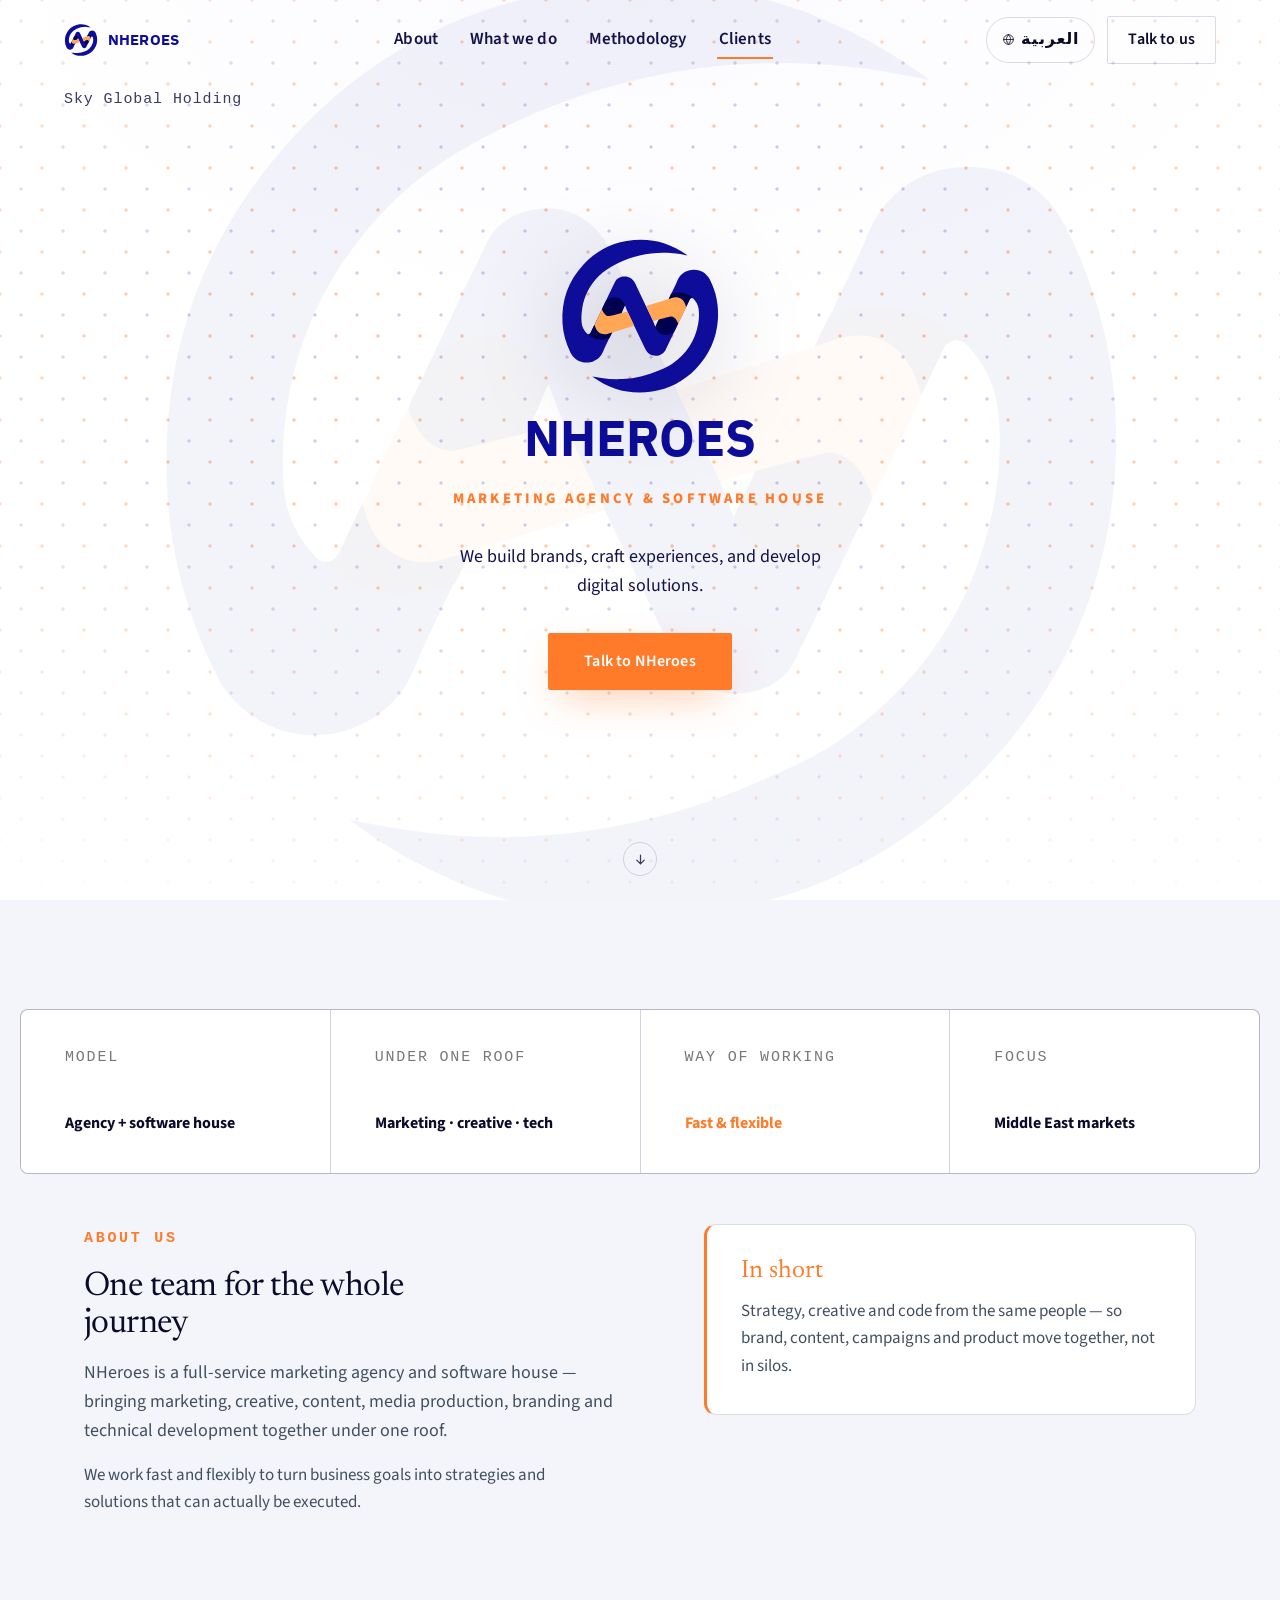
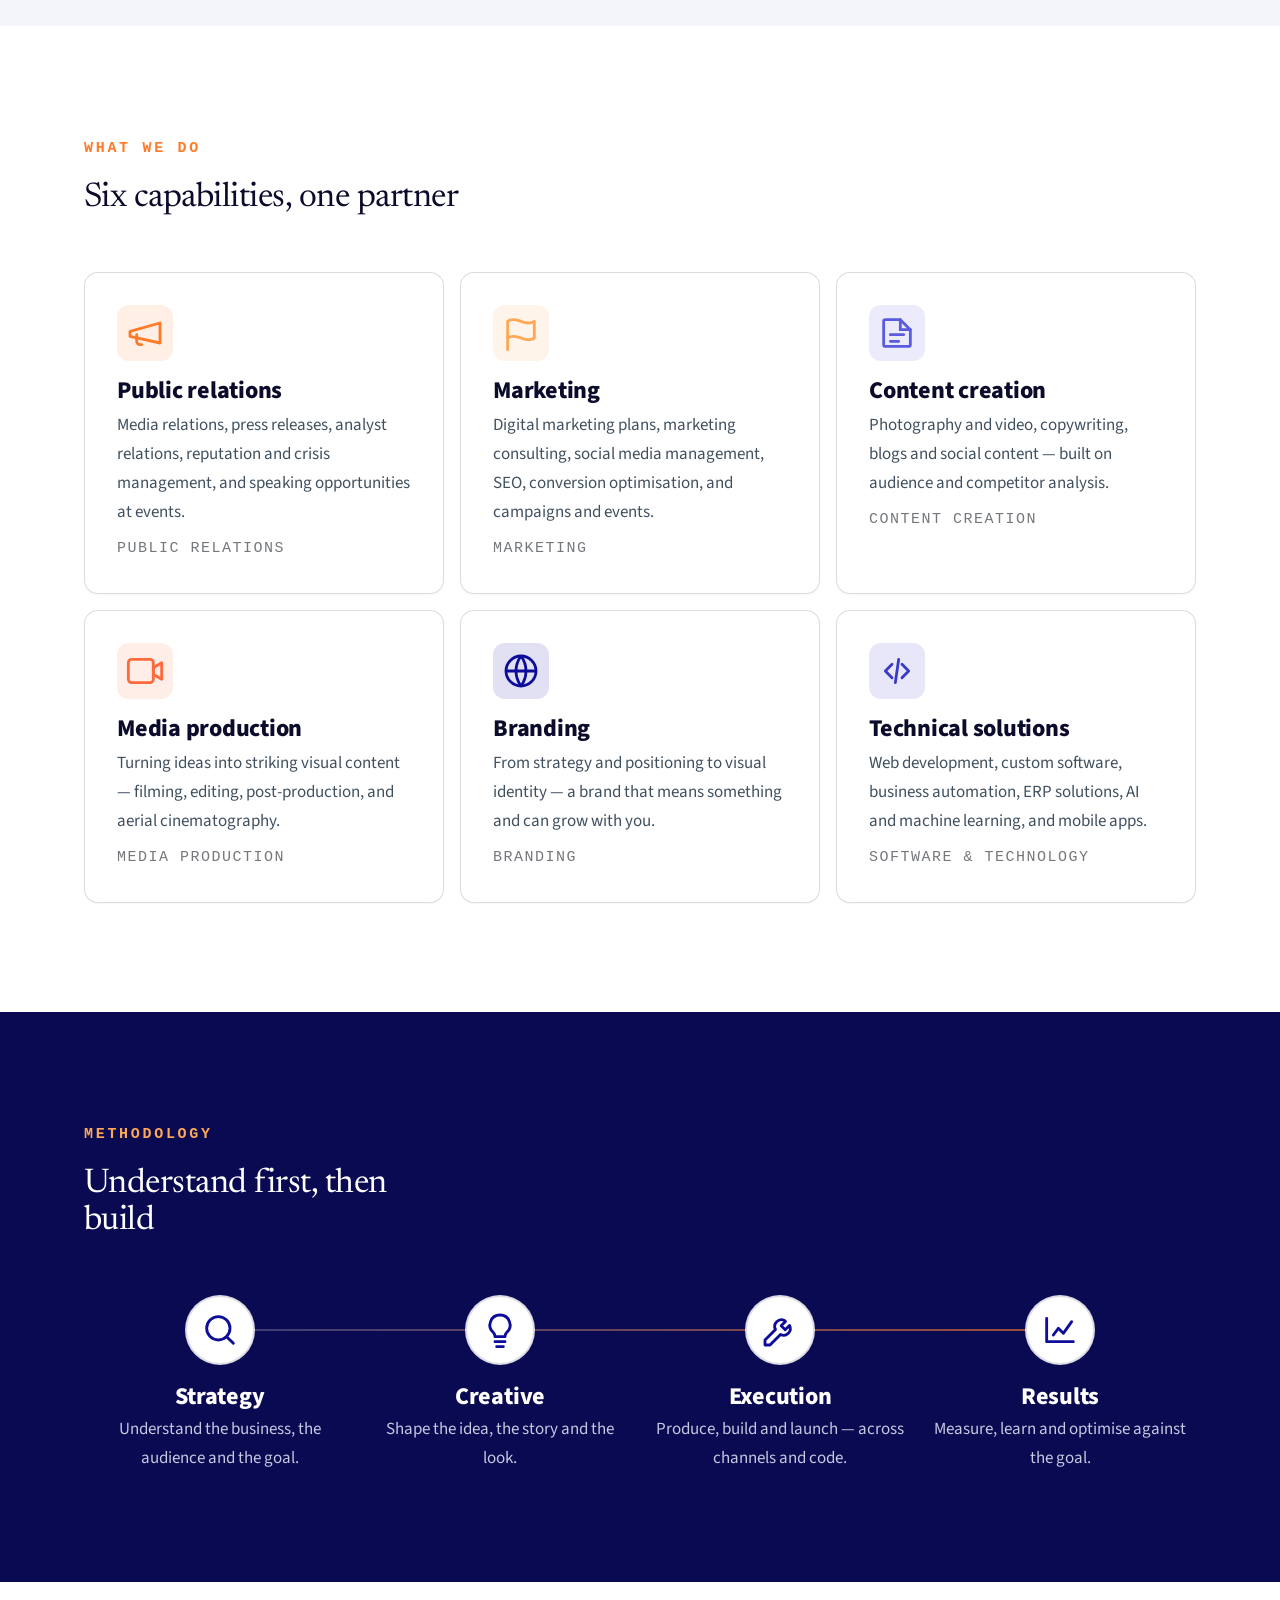
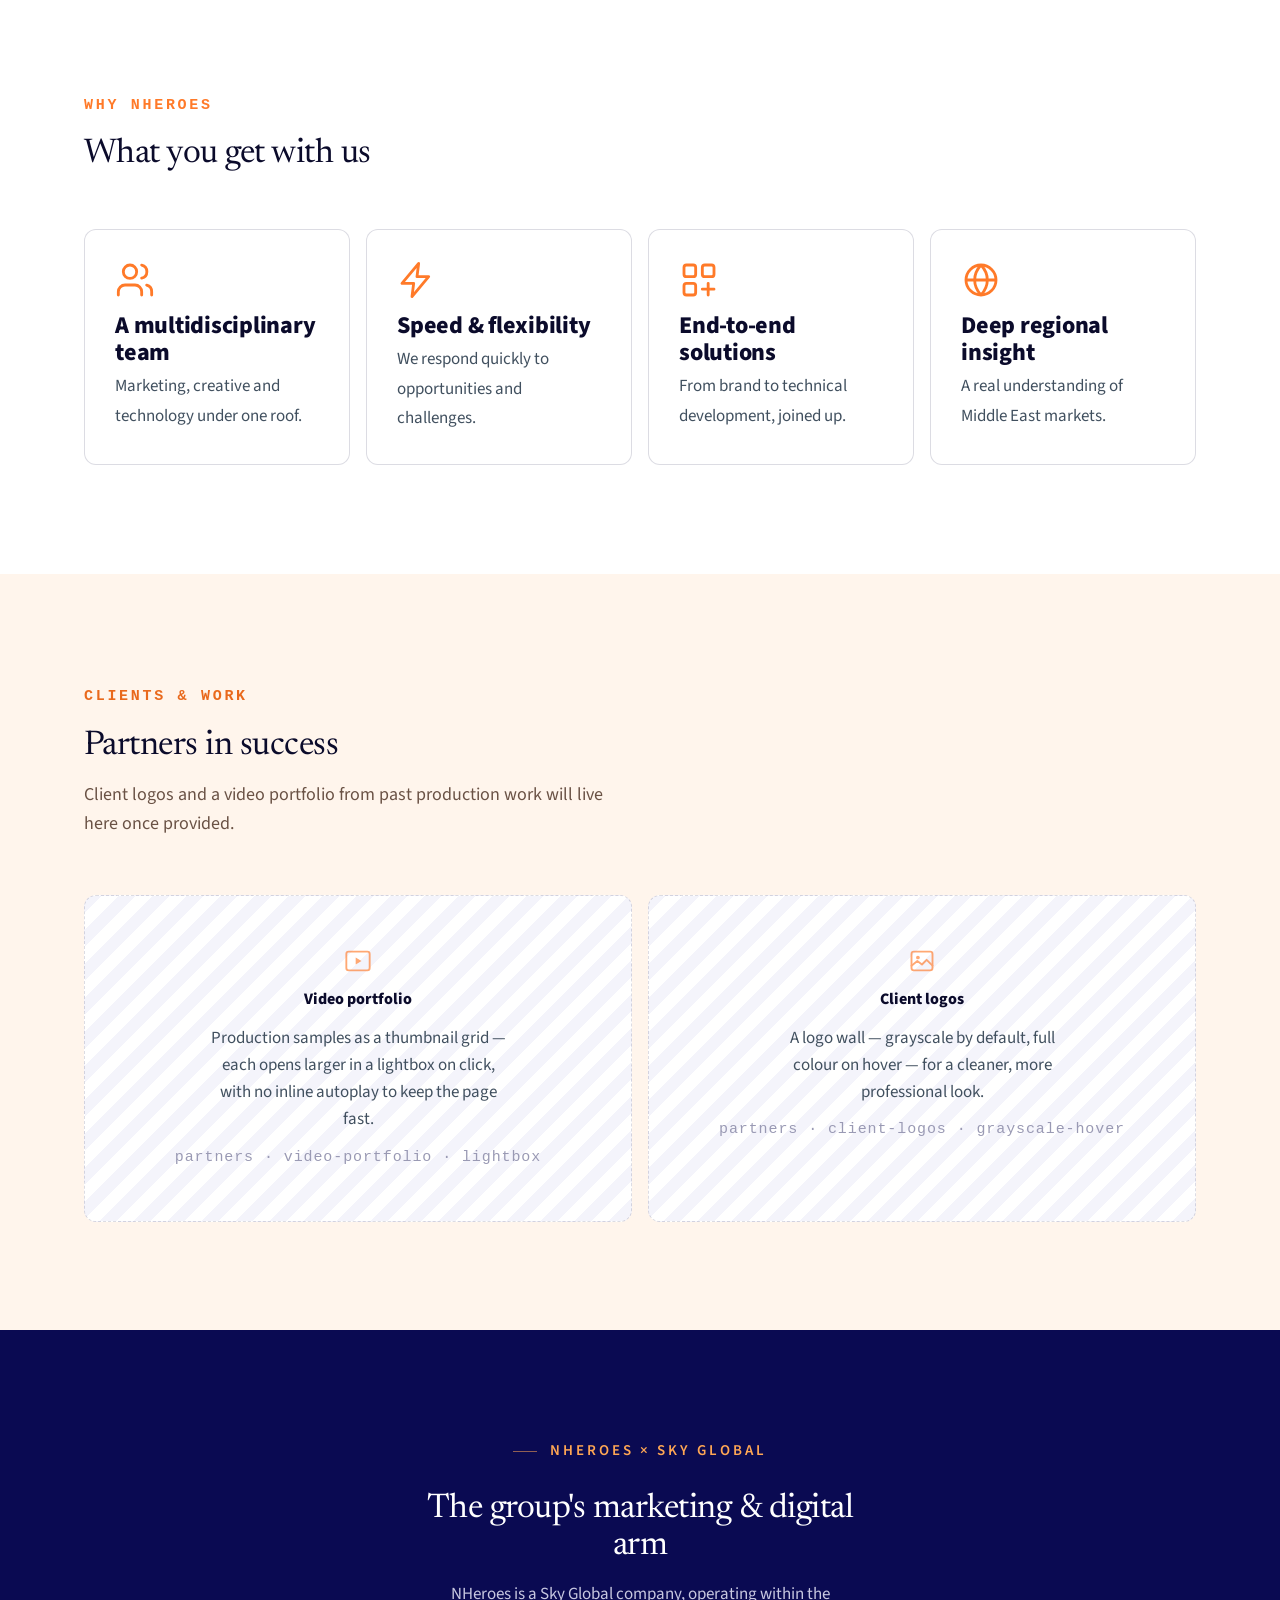
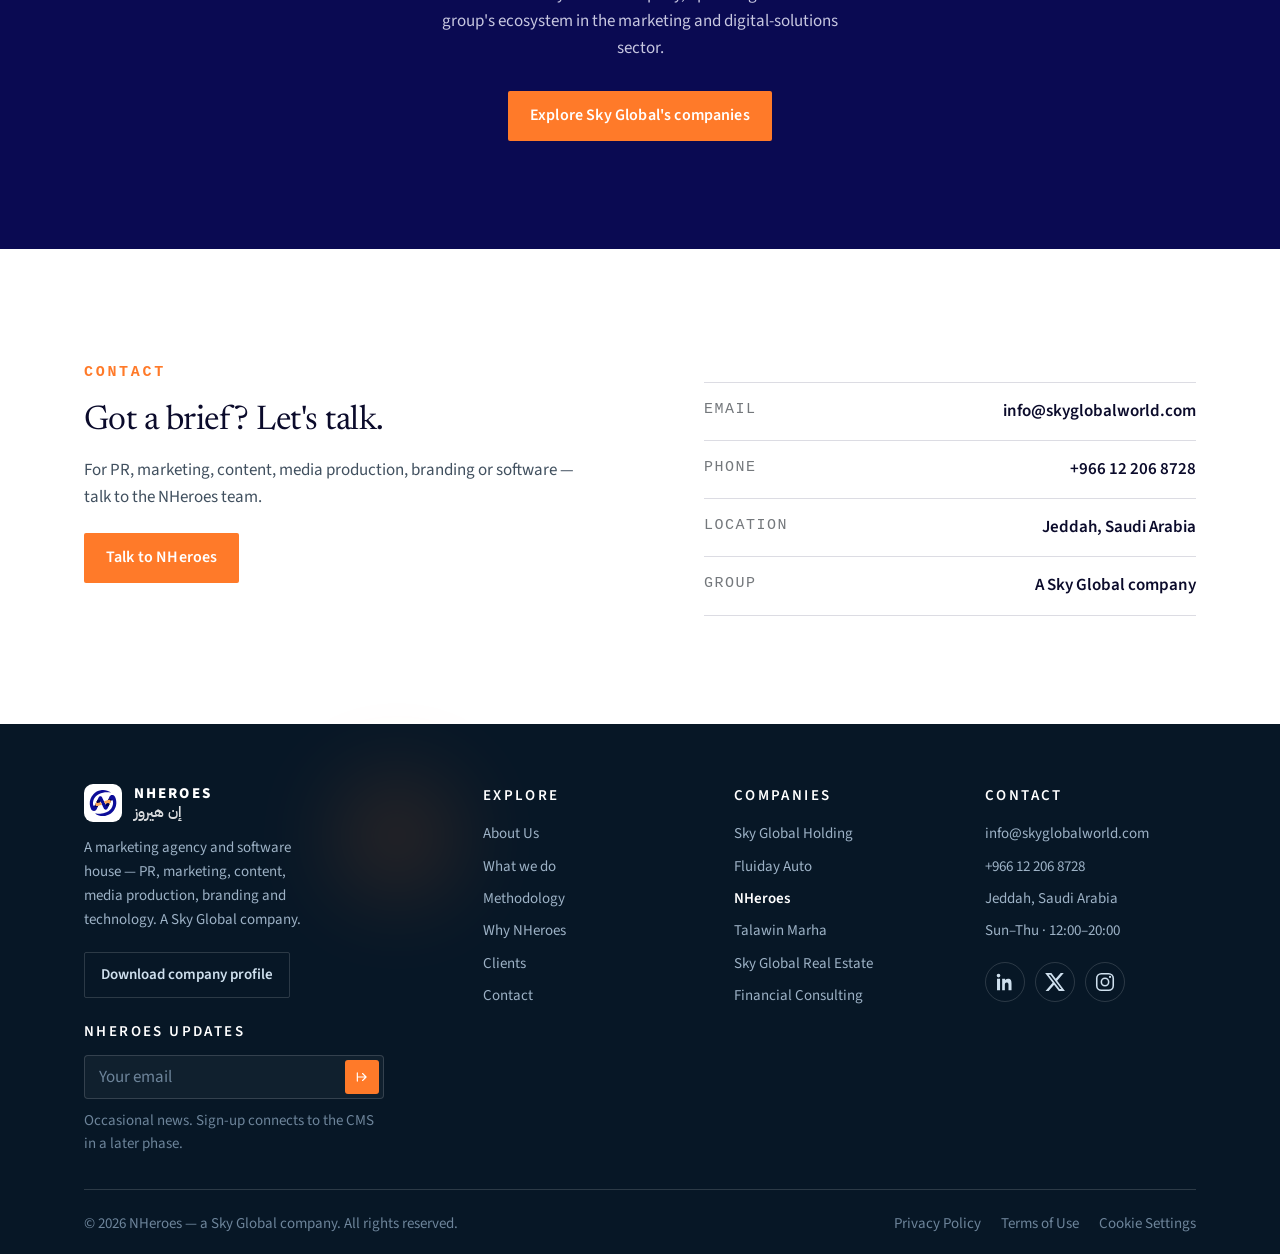
<file: companies/nheroes.html>
<!doctype html>
<html lang="ar" dir="rtl">
<head>
<meta charset="utf-8" />
<meta name="viewport" content="width=device-width, initial-scale=1" />
<title>إن هيروز — وكالة تسويق وشركة برمجيات</title>
<meta name="title-en" content="NHeroes — marketing agency & software house" />
<meta name="description" content="إن هيروز — وكالة تسويق متكاملة وشركة برمجيات: العلاقات العامة، التسويق، صناعة المحتوى، الإنتاج الإعلامي، بناء العلامات التجارية، والحلول التقنية. إحدى شركات سكاي جلوبال." />
<link rel="stylesheet" href="../assets/theme.css" />
<style>
/* =====================================================================
   NHEROES · creative agency + software house
   Brand: navy #0d0d99 / deep #000051 + orange #ffa754 / #ff7a29
   Same hero structure + section-header system as Fluiday / Contracting /
   Financial, but a more energetic, creative treatment: per-category
   accent shifts, floating colour blooms, a connected methodology flow.

   PLACEHOLDERS
   - Hero: NO media yet → navy gradient + orange blooms + faint mark.
     Swap in a photo OR video later on <section class="nh-hero"
     data-slot="hero-media">: add <img class="nh-hero-img" …> OR a
     <video class="nh-hero-img" autoplay muted loop playsinline …> as the
     first child (same approach as the Fluiday video hero).
   - #partners: RESERVED — client-logo wall (grayscale→colour) + a video
     portfolio grid (thumbnail → lightbox). Content coming from client.
   ===================================================================== */
:root{
  --nh-navy:#0d0d99; --nh-navy-d:#000051; --nh-navy-2:#2a2ab0;
  --nh-orange:#ff7a29; --nh-orange-l:#ffa754;
  --nh-ink:#0b0b2b; --nh-ink-2:#13134a; --nh-ink-3:#3a3a63;
  --nh-paper:#ffffff; --nh-paper-2:#f4f4fb;
  --nh-line:rgba(13,13,60,.14); --nh-line-2:rgba(13,13,60,.07); --nh-line-d:rgba(255,255,255,.16);
  --mono:ui-monospace,"SF Mono","Cascadia Code","Roboto Mono",Menlo,Consolas,monospace;
  --nh-hdr:72px;
}
body{background:var(--nh-paper);color:var(--nh-ink)}
html{scroll-padding-top:var(--nh-hdr)}
::selection{background:var(--nh-orange);color:#fff}

.nh .section{padding-block:clamp(66px,8.5vw,124px)}
.nh .section.dark{background:var(--nh-ink);color:#e7e7f3}
.nh .section.navy{background:#0a0a52;color:#e9e9f6}
.nh .section.tint{background:var(--nh-paper-2)}
.nh .section.orange{background:#fff5ec}
.nh .section.orange .nh-kicker{color:#e9691c}
.nh .section.orange .nh-lead{color:#6a5245}
.nh-wrap{max-width:var(--maxw);margin-inline:auto;padding-inline:var(--gutter)}
.nh-head{max-width:var(--maxw);margin-inline:auto;padding-inline:var(--gutter);margin-bottom:clamp(2.6rem,4.5vw,4rem)}
.nh-kicker{font-family:var(--mono);font-size:15px;font-weight:600;letter-spacing:.18em;text-transform:uppercase;
  color:var(--nh-orange);display:inline-flex;align-items:center;gap:.9em;margin-bottom:1.3rem}
html[dir="rtl"] .nh-kicker{font-family:var(--ar);letter-spacing:0;text-transform:none;font-weight:700;font-size:15px}
.nh-kicker .n{border:1px solid color-mix(in srgb,var(--nh-orange) 45%,transparent);border-radius:2px;padding:2px 7px;font-size:15px;letter-spacing:.08em}
.nh .dark .nh-kicker{color:var(--nh-orange-l)}
.nh-h2{font-family:var(--serif);font-weight:400;font-size:var(--s4);line-height:1.08;letter-spacing:-.015em;max-width:20ch}
html[dir="rtl"] .nh-h2{font-family:var(--ar);font-weight:700;line-height:1.28;letter-spacing:0;max-width:26ch}
.nh .dark .nh-h2{color:#fff}
.nh-lead{font-size:var(--s1);color:var(--ink-soft);font-weight:400;max-width:60ch;margin-top:1.2rem}
html[dir="rtl"] .nh-lead{line-height:1.95}
.nh .dark .nh-lead{color:#c7c7e0}
.nh-p{color:var(--ink-soft);max-width:62ch}
html[dir="rtl"] .nh-p{line-height:1.95}
.nh-p + .nh-p{margin-top:1rem}
.nh .dark .nh-p{color:#bcbcd8}
.tech{font-family:var(--mono);font-size:15px;font-weight:500;letter-spacing:.14em;text-transform:uppercase;color:var(--nh-orange)}
html[dir="rtl"] .tech{font-family:var(--ar);letter-spacing:0;text-transform:none;font-weight:700}

.nh .btn-primary{background:var(--nh-orange);color:#fff}
.nh .btn-primary:hover{background:#e9691c;color:#fff}
.nh .btn-ghost:hover{background:rgba(255,255,255,.12)}

/* ---------- HEADER ---------- */
.nh-hdr{position:fixed;inset-block-start:0;inset-inline:0;z-index:100;
  display:flex;align-items:center;justify-content:space-between;gap:22px;padding:16px var(--gutter);
  transition:background .4s var(--ease),padding .4s var(--ease),box-shadow .4s var(--ease)}
.nh-hdr::after{content:"";position:absolute;inset-inline:0;inset-block-end:0;height:1px;background:transparent;transition:background .4s}
.nh-hdr.scrolled{background:rgba(255,255,255,.96);backdrop-filter:blur(16px);-webkit-backdrop-filter:blur(16px);
  padding-block:10px;box-shadow:0 6px 24px -14px rgba(0,0,0,.22)}
.nh-hdr.scrolled::after{background:var(--nh-line)}
.nh-hdr-logo{flex:none;display:flex;align-items:center;gap:10px;color:var(--nh-navy)}
.nh-hdr-logo .mk{width:34px;height:34px;flex:none;object-fit:contain;transition:width .4s,height .4s}
.nh-hdr-logo .wm{font-family:var(--ar);font-weight:800;font-size:15px;letter-spacing:.01em}
.nh-hdr-logo .wm-en{font-family:var(--sans);font-weight:800;font-size:15px;letter-spacing:.14em}

.nh-nav{display:flex;gap:28px;align-items:center}
.nh-nav a{font-size:17px;font-weight:600;letter-spacing:.01em;color:var(--nh-ink-2);padding:8px 2px;position:relative;transition:color .3s}
html[dir="rtl"] .nh-nav a{font-weight:700;font-size:17px}
.nh-nav a::after{content:"";position:absolute;inset-block-end:2px;inset-inline-start:0;width:0;height:2px;background:var(--nh-orange);transition:width .3s var(--ease)}
.nh-nav a:hover{color:var(--nh-orange)}
.nh-nav a:hover::after,.nh-nav a.here::after{width:100%}
.nh-hdr-r{flex:none;display:flex;align-items:center;gap:12px}
.nh-hdr-r .lang{color:var(--nh-ink);border-color:var(--nh-line);font-size:16px;padding:9px 15px}
.nh-hdr-r .lang:hover{border-color:var(--nh-orange);color:var(--nh-orange)}
.nh-hdr-r .btn-ghost{padding:10px 20px;font-size:16px;border-color:var(--nh-line);color:var(--nh-ink)}
.nh-hdr-r .btn-ghost:hover{background:var(--nh-orange);border-color:var(--nh-orange);color:#fff}
.nh-menu-toggle{display:none;width:44px;height:44px;align-items:center;justify-content:center;color:var(--nh-ink)}

.nh-back{position:absolute;inset-block-start:calc(var(--nh-hdr) + 16px);inset-inline-start:var(--gutter);z-index:6;
  font-family:var(--mono);font-size:15px;font-weight:500;letter-spacing:.06em;color:var(--nh-ink-3);
  display:inline-flex;align-items:center;gap:.55em;transition:color .3s}
html[dir="rtl"] .nh-back{font-family:var(--ar);letter-spacing:0;font-weight:700}
.nh-back:hover{color:var(--nh-navy)}
.nh-back svg{width:14px;height:14px}
html[dir="rtl"] .nh-back svg{transform:scaleX(-1)}

.nh-mobile{position:fixed;inset:0;z-index:98;background:var(--nh-ink);color:#fff;display:flex;flex-direction:column;
  justify-content:center;gap:2px;padding:var(--gutter);transform:translateY(-100%);transition:transform .5s var(--ease);overflow-y:auto}
.nh-mobile.open{transform:none}
.nh-mobile a{font-size:18px;font-weight:400;padding:13px 0;border-bottom:1px solid var(--nh-line-d)}
.nh-mobile .btn{align-self:flex-start;margin-top:22px}
@media (max-width:1080px){ .nh-nav{display:none} .nh-menu-toggle{display:flex} .nh-hdr-r .btn-ghost{display:none} }

/* ---------- HERO — white with brand geometric motif ---------- */
.nh-hero{position:relative;min-height:100svh;display:flex;flex-direction:column;align-items:center;justify-content:center;
  text-align:center;overflow:hidden;background:var(--nh-paper);color:var(--nh-ink);
  padding:calc(var(--nh-hdr) + 44px) var(--gutter) 92px}
.nh-hero-img{position:absolute;inset:0;width:100%;height:100%;object-fit:cover;object-position:50% 45%;z-index:1}
.nh-hero-figure{position:absolute;inset:0;z-index:0;background:
  radial-gradient(80% 55% at 50% 0%, #fbfbff, var(--nh-paper) 70%)}
/* dot-grid motif: navy dots + offset orange dots, faded toward the edges */
.nh-hero-pattern{position:absolute;inset:0;z-index:0;pointer-events:none;
  background-image:
    radial-gradient(circle, color-mix(in srgb,var(--nh-navy) 20%,transparent) 1.5px, transparent 1.7px),
    radial-gradient(circle, color-mix(in srgb,var(--nh-orange) 42%,transparent) 1.5px, transparent 1.7px);
  background-size:42px 42px,42px 42px;background-position:0 0,21px 21px;
  -webkit-mask-image:radial-gradient(125% 95% at 50% 38%, #000 26%, transparent 76%);
  mask-image:radial-gradient(125% 95% at 50% 38%, #000 26%, transparent 76%)}
.nh-hero-mk-bg{position:absolute;z-index:0;inset-block-start:50%;inset-inline-start:50%;width:min(115vh,1000px);height:auto;
  transform:translate(-50%,-50%);opacity:.045;pointer-events:none}
.nh-hero-grain{position:absolute;inset:0;z-index:2;pointer-events:none;background:transparent}
/* when a photo/video is dropped in later, flip back to a dark treatment */
.nh-hero:has(.nh-hero-img){color:#fff;background:var(--nh-navy-d)}
.nh-hero:has(.nh-hero-img) .nh-hero-pattern,
.nh-hero:has(.nh-hero-img) .nh-hero-figure{display:none}
.nh-hero:has(.nh-hero-img) .nh-hero-mk-bg{opacity:.06;filter:brightness(0) invert(1)}
.nh-hero:has(.nh-hero-img) .nh-hero-grain{background:
  linear-gradient(152deg,rgba(0,0,81,.5),rgba(4,4,24,.32) 46%,rgba(255,122,41,.18)),
  radial-gradient(78% 60% at 50% 44%,rgba(4,4,24,.15),rgba(4,4,24,.55)),
  linear-gradient(180deg,rgba(4,4,24,.6) 0%,rgba(4,4,24,.36) 38%,rgba(4,4,24,.56) 68%,rgba(4,4,24,.9) 100%)}
.nh-hero:has(.nh-hero-img) .nh-hero-logo .wm{color:#fff}
.nh-hero:has(.nh-hero-img) .nh-hero-tagline{color:rgba(255,255,255,.95)}
.nh-hero-center{position:relative;z-index:3;display:flex;flex-direction:column;align-items:center;gap:clamp(1.4rem,3.2vw,2.3rem);max-width:660px}
.nh-hero-logo{display:flex;flex-direction:column;align-items:center;gap:1.15rem}
.nh-hero-logo .mk{width:min(32vw,164px);height:min(32vw,164px);object-fit:contain;
  filter:drop-shadow(0 18px 42px rgba(13,13,60,.18))}
.nh-hero-logo .wm{font-family:var(--ar);font-weight:800;font-size:clamp(2rem,1.3rem + 3.2vw,3.6rem);color:var(--nh-navy);line-height:1}
.nh-hero-logo .wm-en{font-family:var(--sans);font-weight:800;letter-spacing:.22em;font-size:clamp(.8rem,.6rem + .8vw,1.05rem);color:var(--nh-orange);margin-top:.5rem}
.nh-hero-tagline{font-size:var(--s1);font-weight:400;line-height:1.6;color:var(--nh-ink-2);max-width:44ch}
html[dir="rtl"] .nh-hero-tagline{line-height:2}
.nh-hero-center .btn{font-size:16px;padding:16px 36px;box-shadow:0 16px 40px -14px rgba(255,122,41,.5)}
.nh-hero-scroll{position:absolute;z-index:3;inset-block-end:24px;inset-inline:0;margin-inline:auto;width:34px;height:34px;
  display:grid;place-items:center;color:var(--nh-ink-3);border:1px solid var(--nh-line);border-radius:999px;transition:.3s}
.nh-hero-scroll:hover{color:var(--nh-navy);border-color:var(--nh-navy)}
.nh-hero:has(.nh-hero-img) .nh-hero-scroll{color:rgba(255,255,255,.65);border-color:rgba(255,255,255,.25)}
.nh-hero-scroll svg{width:15px;height:15px;animation:nhbob 2s var(--ease) infinite}
@keyframes nhbob{0%,100%{transform:translateY(-2px)}50%{transform:translateY(2px)}}
@media (prefers-reduced-motion:reduce){.nh-hero-scroll svg{animation:none}}

/* ---------- ABOUT ---------- */
.nh-two{display:grid;grid-template-columns:1.05fr .95fr;gap:clamp(34px,6vw,84px);align-items:start;
  max-width:var(--maxw);margin-inline:auto;padding-inline:var(--gutter)}
.nh-specrow{display:grid;grid-template-columns:repeat(4,1fr);gap:1px;background:var(--nh-line);border:1px solid var(--nh-line);
  border-radius:8px;overflow:hidden;max-width:var(--maxw);margin:0 auto clamp(2.6rem,4vw,3.6rem)}
.nh-specrow div{background:var(--nh-paper);padding:18px 22px}
.nh-specrow .k{font-family:var(--mono);font-size:15px;letter-spacing:.12em;text-transform:uppercase;color:var(--gray)}
html[dir="rtl"] .nh-specrow .k{font-family:var(--ar);letter-spacing:0;text-transform:none;font-size:15px}
.nh-specrow .v{font-size:16px;font-weight:700;margin-top:5px}
.nh-specrow .v b{color:var(--nh-orange)}
.nh-aside{border:1px solid var(--nh-line);border-radius:12px;padding:clamp(24px,3vw,34px);background:var(--nh-paper);
  border-inline-start:3px solid var(--nh-orange)}
.nh-aside .ix{font-family:var(--serif);font-size:1.8rem;color:var(--nh-orange);line-height:1;display:block;margin-bottom:1rem}
html[dir="rtl"] .nh-aside .ix{font-family:var(--ar)}
.nh-aside p{color:var(--ink-soft);font-size:17px}
html[dir="rtl"] .nh-aside p{line-height:1.95}

/* ---------- WHAT WE DO — creative card grid ---------- */
.nh-svc-grid{display:grid;grid-template-columns:repeat(3,1fr);gap:16px;max-width:var(--maxw);margin-inline:auto;padding-inline:var(--gutter)}
.nh-svc{position:relative;border:1px solid var(--nh-line);border-radius:14px;padding:clamp(24px,2.6vw,32px);background:var(--nh-paper);
  box-shadow:0 1px 2px rgba(13,13,60,.04);overflow:hidden;transition:transform .35s var(--ease),box-shadow .35s var(--ease),border-color .35s}
.nh-svc::before{content:"";position:absolute;inset-block-start:0;inset-inline:0;height:3px;background:var(--cat);
  transform:scaleX(0);transform-origin:var(--x-origin,left);transition:transform .4s var(--ease)}
html[dir="rtl"] .nh-svc::before{transform-origin:right}
.nh-svc:hover{transform:translateY(-6px);border-color:transparent;
  box-shadow:0 26px 50px -26px color-mix(in srgb,var(--cat) 55%,transparent)}
.nh-svc:hover::before{transform:scaleX(1)}
.nh-svc-ic{width:56px;height:56px;border-radius:12px;display:grid;place-items:center;margin-bottom:16px;
  background:color-mix(in srgb,var(--cat) 12%,transparent);color:var(--cat);transition:background .35s,color .35s,transform .35s var(--ease)}
.nh-svc:hover .nh-svc-ic{background:var(--cat);color:#fff;transform:rotate(-6deg) scale(1.06)}
.nh-svc-ic svg{width:40px;height:40px} /* service icons — 32–48px band */
.nh-svc h3{font-size:24px;font-weight:800;margin-bottom:.5rem} /* real <h3> — 22–26px band */
.nh-svc p{font-size:17px;color:var(--ink-soft);line-height:1.7}
html[dir="rtl"] .nh-svc p{line-height:1.9}
.nh-svc .en{font-family:var(--mono);font-size:15px;letter-spacing:.1em;text-transform:uppercase;color:var(--gray);display:block;margin-top:.7rem}
html[dir="rtl"] .nh-svc .en{font-family:var(--sans)}

/* ---------- METHODOLOGY — connected flow ---------- */
.nh-flow{position:relative;max-width:var(--maxw);margin-inline:auto;padding-inline:var(--gutter);
  display:grid;grid-template-columns:repeat(4,1fr);gap:8px}
.nh-flow::before{content:"";position:absolute;inset-block-start:calc(var(--gutter) * 0 + 34px);inset-inline:calc(var(--gutter) + 12%);
  height:2px;background:linear-gradient(90deg,var(--nh-navy),var(--nh-orange));opacity:.4}
.nh-step{text-align:center;padding:0 10px;position:relative}
.nh-step .dot{width:70px;height:70px;border-radius:999px;background:var(--nh-paper);border:2px solid var(--nh-line);
  display:grid;place-items:center;margin:0 auto 18px;position:relative;z-index:1;
  transition:border-color .35s,transform .35s var(--ease),box-shadow .35s}
.nh-step .dot svg{width:40px;height:40px;color:var(--nh-navy);transition:color .35s} /* service icons — 32–48px band */
.nh-step .n{position:absolute;inset-block-start:-6px;inset-inline-end:-6px;width:26px;height:26px;border-radius:999px;
  background:var(--nh-orange);color:#fff;font-family:var(--mono);font-size:15px;font-weight:700;display:grid;place-items:center}
.nh-step:hover .dot{border-color:var(--nh-orange);transform:translateY(-4px);box-shadow:0 16px 32px -18px rgba(255,122,41,.6)}
.nh-step:hover .dot svg{color:var(--nh-orange)}
.nh-step h3{font-size:24px;font-weight:800;margin-bottom:.35rem} /* real <h3> — 22–26px band */
.nh-step p{font-size:17px;color:var(--ink-soft);line-height:1.7}
.nh .navy .nh-step h3{color:#fff}
.nh .navy .nh-step p{color:#c7c7e0}
.nh .navy .nh-flow::before{background:linear-gradient(90deg,rgba(255,255,255,.35),var(--nh-orange));opacity:.6}
@media (max-width:760px){ .nh .navy .nh-flow::before{background:linear-gradient(180deg,rgba(255,255,255,.35),var(--nh-orange))} }
@media (max-width:760px){
  .nh-flow{grid-template-columns:1fr;gap:22px}
  .nh-flow::before{inset-block:34px auto;inset-inline-start:calc(var(--gutter) + 34px);inset-inline-end:auto;
    width:2px;height:calc(100% - 68px);background:linear-gradient(180deg,var(--nh-navy),var(--nh-orange))}
  .nh-step{display:flex;gap:18px;text-align:start;align-items:flex-start}
  .nh-step .dot{margin:0;flex:none}
}

/* ---------- WHY — value cards ---------- */
.nh-why{display:grid;grid-template-columns:repeat(4,1fr);gap:16px;max-width:var(--maxw);margin-inline:auto;padding-inline:var(--gutter)}
.nh-why > div{border:1px solid var(--nh-line);border-radius:12px;padding:clamp(22px,2.5vw,30px);background:var(--nh-paper);
  transition:transform .35s var(--ease),box-shadow .35s var(--ease),border-color .35s}
.nh-why > div:hover{transform:translateY(-4px);border-color:transparent;box-shadow:0 22px 44px -26px rgba(13,13,60,.35)}
.nh-why svg{width:40px;height:40px;color:var(--nh-orange);margin-bottom:12px} /* service icons — 32–48px band */
.nh-why h3{font-size:24px;font-weight:800;color:var(--nh-ink);margin-bottom:.4rem} /* real <h3> — 22–26px band */
.nh-why p{font-size:17px;color:var(--ink-soft);line-height:1.75}
html[dir="rtl"] .nh-why p{line-height:1.9}

/* ---------- RESERVED: clients + video portfolio ---------- */
.nh-reserve{max-width:var(--maxw);margin-inline:auto;padding-inline:var(--gutter);display:grid;grid-template-columns:1fr 1fr;gap:16px}
.nh-reserve-box{border:1px dashed var(--nh-line);border-radius:12px;padding:clamp(30px,4vw,52px);text-align:center;
  background:repeating-linear-gradient(135deg,var(--nh-paper-2) 0 12px,transparent 12px 24px),var(--nh-paper);
  display:flex;flex-direction:column;align-items:center;gap:12px}
.nh-reserve-box svg{width:28px;height:28px;color:var(--nh-orange);opacity:.65}
.nh-reserve-box .l{font-size:16px;font-weight:800}
.nh-reserve-box .s{font-size:17px;color:var(--ink-soft);max-width:38ch}
html[dir="rtl"] .nh-reserve-box .s{line-height:1.9}
.nh-reserve-box .f{font-family:var(--mono);font-size:15px;letter-spacing:.06em;color:#9a9ab4}
@media (max-width:760px){ .nh-reserve{grid-template-columns:1fr} }

/* ---------- CONTACT ---------- */
.nh-contact-rows{margin-top:1.7rem;border-block-start:1px solid var(--nh-line)}
.nh-contact-rows div{display:flex;justify-content:space-between;gap:16px;padding:15px 0;border-block-end:1px solid var(--nh-line);font-size:17px}
.nh-contact-rows .k{font-family:var(--mono);font-size:15px;letter-spacing:.1em;text-transform:uppercase;color:var(--gray)}
html[dir="rtl"] .nh-contact-rows .k{font-family:var(--ar);letter-spacing:0;text-transform:none}
.nh-contact-rows .v{font-weight:600;text-align:end}

/* ---------- FOOTER ----------
   Structure/CSS lives in the shared assets/footer.js + theme.css .ft* rules;
   this just re-tints the shared footer's accent to NHeroes orange. */
footer.ft{--sky-400:var(--nh-orange-l);--sky-500:var(--nh-orange);--sky-600:var(--nh-orange);--sky-300:var(--nh-orange-l);}

@media (max-width:1040px){
  .nh-two{grid-template-columns:1fr}
  .nh-specrow{grid-template-columns:1fr 1fr}
  .nh-svc-grid{grid-template-columns:1fr 1fr}
  .nh-why{grid-template-columns:1fr 1fr}
}
@media (max-width:600px){
  .nh-specrow,.nh-svc-grid,.nh-why{grid-template-columns:1fr}
  .nh-contact-rows div{flex-direction:column;gap:2px}
  .nh-contact-rows .v{text-align:start}
}
</style>
</head>
<body id="top" class="nh">

<svg class="sg-defs" aria-hidden="true"><defs>
  <linearGradient id="sgGrad" x1="0" y1="0" x2="1476.09" y2="0" gradientUnits="userSpaceOnUse">
    <stop offset="0" stop-color="#7C8AD0"/><stop offset="1" stop-color="#33469C"/>
  </linearGradient>
  <symbol id="sgMark" viewBox="0 0 1476.09 1343.36">
    <path d="M 128.27 0.00 C 57.43 0.00 0.00 57.43 0.00 128.25 L 0.00 128.25 L 0.00 595.00 C 0.00 665.84 57.43 723.28 128.27 723.28 L 128.27 723.28 L 281.90 723.28 L 281.90 951.25 C 281.90 1000.30 321.66 1040.06 370.71 1040.06 L 370.71 1040.06 L 1105.38 1040.06 C 1154.42 1040.06 1194.18 1000.30 1194.18 951.25 L 1194.18 951.25 L 1194.18 837.23 L 1068.89 837.23 L 1068.89 914.77 L 407.19 914.77 L 407.19 403.51 L 1068.89 403.51 L 1068.89 482.59 L 1194.18 482.59 L 1194.18 367.03 C 1194.18 317.98 1154.42 278.22 1105.38 278.22 L 1105.38 278.22 L 370.71 278.22 C 321.66 278.22 281.90 317.98 281.90 367.03 L 281.90 367.03 L 281.90 595.00 L 128.27 595.00 L 128.27 128.25 L 1347.81 128.25 L 1347.81 356.95 L 1287.60 356.95 L 1287.60 483.39 L 1476.09 483.39 L 1476.09 128.25 C 1476.09 57.43 1418.65 0.00 1347.81 0.00 L 1347.81 0.00 Z"/>
    <path d="M 501.41 595.00 L 501.41 723.28 L 1347.81 723.28 L 1347.81 1186.17 L 128.27 1186.17 L 128.27 961.85 L 187.66 961.85 L 187.66 835.39 L 0.00 835.39 L 0.00 1215.09 C 0.00 1285.93 57.43 1343.36 128.27 1343.36 L 128.27 1343.36 L 1347.81 1343.36 C 1418.65 1343.36 1476.09 1285.93 1476.09 1215.09 L 1476.09 1215.09 L 1476.09 723.28 C 1476.09 687.84 1461.73 655.79 1438.52 632.56 L 1438.52 632.56 C 1415.30 609.36 1383.24 595.00 1347.81 595.00 L 1347.81 595.00 Z"/>
  </symbol>
  <symbol id="nhMark" viewBox="257.94 83.14 439.32 440.02">
    <path fill="var(--nhc1,#0d0d99)" d="M350.1 465.5 C358.7 467.0 366.6 468.6 374.5 469.8 C393.3 472.8 412.3 473.6 431.4 472.6 C466.2 470.6 499.5 462.3 531.3 448.0 C542.3 443.1 553.3 438.5 563.3 431.8 C602.3 405.6 626.0 369.4 633.7 322.9 C635.8 310.0 636.4 297 634.6 284.0 C633.2 273.7 628.5 264.8 621.5 257.2 C617.9 253.4 613.1 254.2 610.8 258.9 C608.0 264.6 605.3 270.5 602.5 276.3 C602.1 277.0 601.7 277.8 601.2 278.8 C595.6 255.6 578.8 247.4 554.2 259.0 C554.6 258.0 554.8 257.3 555.1 256.6 C561.6 243.0 568.1 229.4 574.5 215.8 C576.2 212.3 577.2 208.6 578.9 205.2 C588.2 187.8 602.8 178.5 622.5 178.8 C641.6 179.0 656.0 188.2 664.7 205.2 C681.6 238.6 688.8 274.2 686.4 311.5 C683.1 363.4 663.1 408.1 626.9 445.3 C594.7 478.3 555.7 498.9 510.1 505.9 C452.5 514.7 399.9 501.8 352.6 467.5 C351.9 467.0 351.2 466.4 350.1 465.5 "/>
    <path fill="var(--nhc1,#0d0d99)" d="M604.2 140.6 C602.0 140.1 599.8 139.7 597.6 139.2 C581.6 135.8 565.5 133.9 549.2 133.3 C502.7 131.8 458.5 141.5 416.7 162.0 C398.2 171.0 381.0 181.8 366.5 196.7 C342.5 221.3 327.6 250.6 322.5 284.7 C320.6 297.0 320.1 309.4 321.4 321.8 C322.6 332.5 327.4 341.7 334.7 349.6 C335.8 350.9 337.1 351.6 338.4 352.0 C341.2 352.7 344.0 351.2 345.6 347.7 C348.4 341.9 351.1 336.1 353.9 330.3 C354.4 329.2 354.9 328.2 355.7 326.8 C356.4 329.1 356.9 330.9 357.6 332.8 C360.5 340.7 365.0 347.3 372.8 350.4 C372.8 350.4 372.9 350.4 372.9 350.4 C374.0 350.8 375.0 351.2 376.2 351.4 C383.3 353.1 390.2 351.6 396.9 349.2 C398.6 348.5 400.4 347.9 402.7 347.0 C402.6 347.2 402.5 347.5 402.4 347.7 C400.1 352.5 398.1 356.7 396.1 361.0 C395.9 361.3 395.8 361.7 395.6 362.0 C390.8 372.0 385.8 382.0 381.3 392.2 C378.7 398.0 376.7 404.0 372.9 409.1 C351.4 437.6 307.5 433.6 291.5 401.7 C279.1 376.8 271.7 350.5 270.0 322.7 C266.4 261.7 285.1 208.5 326.9 163.9 C358.0 130.7 396.3 109.8 441.2 101.9 C500.0 91.6 553.8 104.0 602.5 138.7 C603.2 139.1 603.7 139.6 604.2 140.6 "/>
    <path fill="var(--nhc1,#0d0d99)" d="M437.4 274.1 C434.2 280.8 431.2 287.1 428.2 293.5 C427.5 295.2 426.4 296.1 424.6 296.6 C417.5 298.5 410.5 300.5 403.5 302.5 C390.9 306.1 382.1 301.6 377.2 289.5 C375.9 286.4 375.9 283.8 377.5 280.6 C388.6 257.7 399.3 234.5 410.5 211.6 C414.6 203.3 422.2 198.9 431.1 197.4 C445.6 195.0 458.3 202.1 464.6 215.4 C474.0 235.4 483.5 255.4 493.1 275.3 C498.9 287.5 504.9 299.5 510.5 311.7 C513.6 318.5 516.0 325.5 518.8 332.7 C519.2 331.8 519.7 331.1 520.0 330.3 C522.9 324.3 525.7 318.2 528.7 312.2 C529.3 311.1 530.6 310.1 531.7 309.7 C539.2 307.4 546.8 305.2 554.3 303.1 C563.5 300.5 571.3 303.5 576.6 311.5 C577.4 312.7 578.0 313.9 578.7 315.2 C580.8 318.8 580.9 322.1 578.9 326.2 C567.7 349.1 557.0 372.4 545.7 395.4 C541.6 403.8 533.9 408.2 524.8 409.6 C510.2 411.8 497.8 404.7 491.5 391.3 C482.1 371.2 472.5 351.1 462.9 331.1 C457.4 319.4 451.5 307.9 446.1 296.1 C442.9 289.1 440.4 281.8 437.4 274.1 "/>
    <path fill="var(--nhc2,#000051)" d="M437.4 274.1 C437.2 274.6 436.9 275.1 436.6 275.7 C434.7 279.9 432.2 286.6 428.0 295.5 C420.0 312.1 409.8 333.5 403.1 347.4 C399.1 356.0 396.4 361.7 396.4 361.7 C396.4 361.7 396.1 361.8 395.6 362.0 C390.4 364.1 360.1 374.7 338.4 352.0 C341.2 352.7 344.0 351.2 345.6 347.7 C348.4 341.9 351.1 336.1 353.9 330.3 C354.4 329.2 354.9 328.2 355.7 326.8 C356.4 329.1 356.9 330.9 357.6 332.8 C360.5 340.7 365.0 347.3 372.8 350.4 C366.2 347.4 359.7 340.8 356.0 327.0 C359.5 319.1 362.5 312.6 365.0 307.1 C365.1 306.9 365.2 306.6 365.3 306.4 C368.9 299.0 372.6 291.4 375.8 284.8 C376.1 284.4 376.3 283.9 376.5 283.5 C381.8 272.8 385.0 264.9 385.0 264.9 C385.0 264.9 396.9 247.1 420.0 254.6 C423.2 255.7 434.2 262.1 437.4 274.1 "/>
    <path fill="var(--nhc3,#ffa754)" d="M462.1 329.4 L403.1 347.4 L402.4 347.7 L393.8 350.3 C393.8 350.3 383.3 355.0 372.9 350.4 C372.9 350.4 372.8 350.4 372.8 350.4 C366.2 347.4 359.7 340.8 356.0 327.0 C359.5 319.1 362.5 312.6 365.0 307.1 C365.1 306.9 365.2 306.6 365.3 306.4 C372.6 290.5 375.7 284.3 375.7 284.3 C375.7 284.3 375.7 284.5 375.8 284.8 C375.9 285.1 376.1 285.7 376.3 286.3 L376.3 286.3 C378.1 291.2 383.7 303.5 394.6 303.4 C396.7 303.5 412.9 299.4 426.1 295.9 C426.8 295.8 427.4 295.6 428.0 295.5 C436.2 293.3 443.0 291.5 444.0 291.2 C444.1 291.2 444.1 291.2 444.1 291.2 L461.8 328.8 Z "/>
    <path fill="var(--nhc2,#000051)" d="M620.9 256.7 C620.9 256.7 616.8 252.1 611.3 257.5 C609.2 262.3 571.0 342.0 571.0 342.0 C571.0 342.0 560.6 356.2 542.4 353.8 C539.8 353.1 523.5 351.0 518.7 332.7 C524.2 320.4 560.2 245.3 560.2 245.3 C560.2 245.3 574.8 235.6 599.2 242.9 C601.6 243.5 615.8 248.8 620.9 256.7 "/>
    <path fill="var(--nhc3,#ffa754)" d="M579.8 324.1 C579.8 324.1 574.5 304.1 560.6 304.3 C557.0 304.0 512.8 316.7 512.8 316.7 L493.7 276.6 L561.4 255.3 C561.4 255.3 591.4 241.5 601.2 278.8 C586.9 311.6 579.8 324.1 579.8 324.1 "/>
  </symbol>
</defs></svg>

<header class="nh-hdr" id="nhHdr">
  <a href="#top" class="nh-hdr-logo" aria-label="إن هيروز — الرئيسية">
    <img class="mk" src="../assets/img/icon-nheroes.svg" alt="" aria-hidden="true" />
    <span class="wm" data-en="NHEROES" data-ar="إن هيروز">إن هيروز</span>
  </a>
  <nav class="nh-nav" aria-label="Sections">
    <a href="#about" data-en="About" data-ar="من نحن">من نحن</a>
    <a href="#services" data-en="What we do" data-ar="ماذا نقدم">ماذا نقدم</a>
    <a href="#method" data-en="Methodology" data-ar="منهجيتنا">منهجيتنا</a>
    <a href="#partners" data-en="Clients" data-ar="عملاؤنا">عملاؤنا</a>
  </nav>
  <div class="nh-hdr-r">
    <button class="lang" id="langBtn" aria-label="Switch language">
      <svg width="15" height="15" viewBox="0 0 24 24" fill="none" aria-hidden="true"><path d="M12 3a9 9 0 100 18 9 9 0 000-18zM3 12h18M12 3c2.5 2.7 3.8 6 3.8 9S14.5 18.3 12 21M12 3C9.5 5.7 8.2 9 8.2 12S9.5 18.3 12 21" stroke="currentColor" stroke-width="1.5" stroke-linecap="round"/></svg>
      <span class="lbl" id="langLabel">English</span>
    </button>
    <a href="#contact" class="btn btn-ghost" data-en="Talk to us" data-ar="تحدث معنا">تحدث معنا</a>
    <button class="nh-menu-toggle" id="nhMenuToggle" aria-label="Menu" aria-expanded="false">
      <svg width="22" height="22" viewBox="0 0 24 24" fill="none"><path d="M3 6h18M3 12h18M3 18h18" stroke="currentColor" stroke-width="1.8" stroke-linecap="round"/></svg>
    </button>
  </div>
</header>

<div class="nh-mobile" id="nhMobile">
  <a href="#about" data-en="About" data-ar="من نحن">من نحن</a>
  <a href="#services" data-en="What we do" data-ar="ماذا نقدم">ماذا نقدم</a>
  <a href="#method" data-en="Methodology" data-ar="منهجيتنا">منهجيتنا</a>
  <a href="#why" data-en="Why NHeroes" data-ar="لماذا إن هيروز">لماذا إن هيروز</a>
  <a href="#partners" data-en="Clients" data-ar="عملاؤنا">عملاؤنا</a>
  <a href="#contact" class="btn btn-ghost" data-en="Talk to NHeroes" data-ar="تحدث مع إن هيروز">تحدث مع إن هيروز</a>
</div>

<a href="../index.html#companies" class="nh-back" data-en="Sky Global Holding" data-ar="سكاي جلوبال القابضة">
  <svg viewBox="0 0 24 24" fill="none" aria-hidden="true"><path d="M19 12H5m6-6-6 6 6 6" stroke="currentColor" stroke-width="2" stroke-linecap="round" stroke-linejoin="round"/></svg>
  <span data-en="Sky Global Holding" data-ar="سكاي جلوبال القابضة">سكاي جلوبال القابضة</span>
</a>

<!-- ================= HERO (media coming — navy + orange placeholder) ================= -->
<section class="nh-hero" id="hero" data-slot="hero-media">
  <div class="nh-hero-figure" aria-hidden="true"></div>
  <div class="nh-hero-pattern" aria-hidden="true"></div>
  <img class="nh-hero-mk-bg" src="../assets/img/icon-nheroes.svg" alt="" aria-hidden="true" />
  <div class="nh-hero-grain" aria-hidden="true"></div>

  <div class="nh-hero-center" data-load>
    <div class="nh-hero-logo">
      <img class="mk" src="../assets/img/icon-nheroes.svg" alt="" aria-hidden="true" />
      <span class="wm" data-en="NHEROES" data-ar="إن هيروز">إن هيروز</span>
      <span class="wm-en" data-en="MARKETING AGENCY &amp; SOFTWARE HOUSE" data-ar="وكالة تسويق وشركة برمجيات">وكالة تسويق وشركة برمجيات</span>
    </div>
    <p class="nh-hero-tagline"
       data-en="We build brands, craft experiences, and develop digital solutions."
       data-ar="نبني العلامات التجارية، نصنع التجارب، ونطوّر الحلول الرقمية.">نبني العلامات التجارية، نصنع التجارب، ونطوّر الحلول الرقمية.</p>
    <a href="#contact" class="btn btn-primary" data-en="Talk to NHeroes" data-ar="تحدث مع إن هيروز">تحدث مع إن هيروز
      <svg class="arr" viewBox="0 0 24 24" fill="none" aria-hidden="true"><path d="M5 12h14m-6-6 6 6-6 6" stroke="currentColor" stroke-width="2" stroke-linecap="round" stroke-linejoin="round"/></svg></a>
  </div>

  <a class="nh-hero-scroll" href="#about" aria-label="Scroll to About">
    <svg viewBox="0 0 24 24" fill="none" aria-hidden="true"><path d="M12 5v14m0 0-6-6m6 6 6-6" stroke="currentColor" stroke-width="2" stroke-linecap="round" stroke-linejoin="round"/></svg>
  </a>
</section>

<!-- ================= ABOUT ================= -->
<section class="section tint" id="about">
  <div class="nh-specrow reveal">
    <div><div class="k" data-en="Model" data-ar="النموذج">النموذج</div><div class="v" data-en="Agency + software house" data-ar="وكالة + شركة برمجيات">وكالة + شركة برمجيات</div></div>
    <div><div class="k" data-en="Under one roof" data-ar="تحت مظلة واحدة">تحت مظلة واحدة</div><div class="v" data-en="Marketing · creative · tech" data-ar="تسويق · إبداع · تقنية">تسويق · إبداع · تقنية</div></div>
    <div><div class="k" data-en="Way of working" data-ar="أسلوب العمل">أسلوب العمل</div><div class="v"><b data-en="Fast &amp; flexible" data-ar="سرعة ومرونة">سرعة ومرونة</b></div></div>
    <div><div class="k" data-en="Focus" data-ar="التركيز">التركيز</div><div class="v" data-en="Middle East markets" data-ar="أسواق الشرق الأوسط">أسواق الشرق الأوسط</div></div>
  </div>

  <div class="nh-two">
    <div>
      <p class="nh-kicker"><span data-en="About Us" data-ar="من نحن">من نحن</span></p>
      <h2 class="nh-h2 display reveal" data-en="One team for the whole journey" data-ar="فريق واحد للرحلة كاملة">فريق واحد للرحلة كاملة</h2>
      <p class="nh-lead reveal" data-en="NHeroes is a full-service marketing agency and software house — bringing marketing, creative, content, media production, branding and technical development together under one roof."
         data-ar="إن هيروز وكالة تسويق متكاملة وشركة برمجيات، تجمع التسويق، الإبداع، صناعة المحتوى، الإنتاج الإعلامي، بناء العلامات التجارية، والتطوير التقني تحت مظلة واحدة.">إن هيروز وكالة تسويق متكاملة وشركة برمجيات، تجمع التسويق والإبداع والتقنية تحت مظلة واحدة.</p>
      <p class="nh-p reveal" style="margin-top:1.2rem" data-en="We work fast and flexibly to turn business goals into strategies and solutions that can actually be executed."
         data-ar="نعمل بسرعة ومرونة لتحويل أهداف الأعمال لاستراتيجيات وحلول قابلة للتنفيذ.">نعمل بسرعة ومرونة لتحويل أهداف الأعمال لاستراتيجيات وحلول قابلة للتنفيذ.</p>
    </div>
    <aside class="nh-aside reveal">
      <span class="ix" data-en="In short" data-ar="باختصار">باختصار</span>
      <p data-en="Strategy, creative and code from the same people — so brand, content, campaigns and product move together, not in silos."
         data-ar="الاستراتيجية والإبداع والبرمجة من الفريق نفسه — فتتحرك العلامة والمحتوى والحملات والمنتج معًا، لا في جزر منفصلة.">الاستراتيجية والإبداع والبرمجة من الفريق نفسه — فتتحرك العلامة والمحتوى والحملات والمنتج معًا.</p>
    </aside>
  </div>
</section>

<!-- ================= WHAT WE DO ================= -->
<section class="section" id="services">
  <div class="nh-head">
    <p class="nh-kicker"><span data-en="What we do" data-ar="ماذا نقدم">ماذا نقدم</span></p>
    <h2 class="nh-h2 display reveal" data-en="Six capabilities, one partner" data-ar="ست قدرات، شريك واحد">ست قدرات، شريك واحد</h2>
  </div>
  <div class="nh-svc-grid" data-stagger>
    <div class="nh-svc reveal" style="--cat:#ff7a29">
      <span class="nh-svc-ic"><svg viewBox="0 0 24 24" fill="none" aria-hidden="true"><path d="M3 11l18-5v12L3 14v-3Z" stroke="currentColor" stroke-width="1.7" stroke-linejoin="round"/><path d="M7 13v4a2 2 0 0 0 2 2h1" stroke="currentColor" stroke-width="1.7" stroke-linecap="round"/></svg></span>
      <h3 data-en="Public relations" data-ar="العلاقات العامة">العلاقات العامة</h3>
      <p data-en="Media relations, press releases, analyst relations, reputation and crisis management, and speaking opportunities at events."
         data-ar="العلاقات الإعلامية، البيانات الصحفية، علاقات المحللين، إدارة السمعة والأزمات، وفرص التحدث بالمناسبات.">العلاقات الإعلامية، البيانات الصحفية، علاقات المحللين، إدارة السمعة والأزمات، وفرص التحدث بالمناسبات.</p>
      <span class="en">Public Relations</span>
    </div>
    <div class="nh-svc reveal" style="--cat:#ffa754">
      <span class="nh-svc-ic"><svg viewBox="0 0 24 24" fill="none" aria-hidden="true"><path d="M4 15s1-1 4-1 5 2 8 2 4-1 4-1V5s-1 1-4 1-5-2-8-2-4 1-4 1v10Z" stroke="currentColor" stroke-width="1.7" stroke-linejoin="round"/><path d="M4 22v-7" stroke="currentColor" stroke-width="1.7" stroke-linecap="round"/></svg></span>
      <h3 data-en="Marketing" data-ar="التسويق">التسويق</h3>
      <p data-en="Digital marketing plans, marketing consulting, social media management, SEO, conversion optimisation, and campaigns and events."
         data-ar="خطط التسويق الرقمي، استشارات تسويقية، إدارة السوشيال ميديا، تحسين محركات البحث، تحسين التحويلات، والحملات والفعاليات.">خطط التسويق الرقمي، استشارات تسويقية، إدارة السوشيال ميديا، تحسين محركات البحث، تحسين التحويلات، والحملات والفعاليات.</p>
      <span class="en">Marketing</span>
    </div>
    <div class="nh-svc reveal" style="--cat:#5b5be0">
      <span class="nh-svc-ic"><svg viewBox="0 0 24 24" fill="none" aria-hidden="true"><path d="M4 5a1 1 0 0 1 1-1h9l6 6v9a1 1 0 0 1-1 1H5a1 1 0 0 1-1-1V5Z" stroke="currentColor" stroke-width="1.7" stroke-linejoin="round"/><path d="M14 4v6h6M8 13h8M8 17h5" stroke="currentColor" stroke-width="1.7" stroke-linecap="round"/></svg></span>
      <h3 data-en="Content creation" data-ar="صناعة المحتوى">صناعة المحتوى</h3>
      <p data-en="Photography and video, copywriting, blogs and social content — built on audience and competitor analysis."
         data-ar="تصوير فوتوغرافي وفيديو، كتابة محتوى، مدونات، ومحتوى سوشيال ميديا — بناءً على تحليل الجمهور والمنافسين.">تصوير فوتوغرافي وفيديو، كتابة محتوى، مدونات، ومحتوى سوشيال ميديا — بناءً على تحليل الجمهور والمنافسين.</p>
      <span class="en">Content Creation</span>
    </div>
    <div class="nh-svc reveal" style="--cat:#ff6a3d">
      <span class="nh-svc-ic"><svg viewBox="0 0 24 24" fill="none" aria-hidden="true"><rect x="2" y="5" width="15" height="14" rx="2" stroke="currentColor" stroke-width="1.7"/><path d="m17 10 5-3v10l-5-3v-4Z" stroke="currentColor" stroke-width="1.7" stroke-linejoin="round"/></svg></span>
      <h3 data-en="Media production" data-ar="الإنتاج الإعلامي">الإنتاج الإعلامي</h3>
      <p data-en="Turning ideas into striking visual content — filming, editing, post-production, and aerial cinematography."
         data-ar="تحويل الأفكار لمحتوى بصري مؤثر — تصوير، مونتاج، ما بعد الإنتاج، وتصوير جوي.">تحويل الأفكار لمحتوى بصري مؤثر — تصوير، مونتاج، ما بعد الإنتاج، وتصوير جوي.</p>
      <span class="en">Media Production</span>
    </div>
    <div class="nh-svc reveal" style="--cat:#0d0d99">
      <span class="nh-svc-ic"><svg viewBox="0 0 24 24" fill="none" aria-hidden="true"><circle cx="12" cy="12" r="9" stroke="currentColor" stroke-width="1.7"/><path d="M12 3a15 15 0 0 1 0 18M12 3a15 15 0 0 0 0 18M3 12h18" stroke="currentColor" stroke-width="1.7"/></svg></span>
      <h3 data-en="Branding" data-ar="بناء العلامات التجارية">بناء العلامات التجارية</h3>
      <p data-en="From strategy and positioning to visual identity — a brand that means something and can grow with you."
         data-ar="من الاستراتيجية والتموضع إلى الهوية البصرية — علامة ذات معنى وقابلة للتطور.">من الاستراتيجية والتموضع إلى الهوية البصرية — علامة ذات معنى وقابلة للتطور.</p>
      <span class="en">Branding</span>
    </div>
    <div class="nh-svc reveal" style="--cat:#3a3ac9">
      <span class="nh-svc-ic"><svg viewBox="0 0 24 24" fill="none" aria-hidden="true"><path d="m9 8-4 4 4 4M15 8l4 4-4 4M13 5l-2 14" stroke="currentColor" stroke-width="1.7" stroke-linecap="round" stroke-linejoin="round"/></svg></span>
      <h3 data-en="Technical solutions" data-ar="الحلول التقنية">الحلول التقنية</h3>
      <p data-en="Web development, custom software, business automation, ERP solutions, AI and machine learning, and mobile apps."
         data-ar="تطوير مواقع، برمجيات مخصصة، أتمتة الأعمال، حلول تخطيط موارد المؤسسات، ذكاء اصطناعي وتعلم آلي، وتطبيقات جوال.">تطوير مواقع، برمجيات مخصصة، أتمتة الأعمال، حلول تخطيط موارد المؤسسات، ذكاء اصطناعي وتعلم آلي، وتطبيقات جوال.</p>
      <span class="en">Software &amp; Technology</span>
    </div>
  </div>
</section>

<!-- ================= METHODOLOGY ================= -->
<section class="section dark navy" id="method">
  <div class="nh-head">
    <p class="nh-kicker"><span data-en="Methodology" data-ar="منهجيتنا">منهجيتنا</span></p>
    <h2 class="nh-h2 display reveal" data-en="Understand first, then build" data-ar="نفهم أولًا، ثم نبني">نفهم أولًا، ثم نبني</h2>
  </div>
  <div class="nh-flow" data-stagger>
    <div class="nh-step reveal">
      <span class="dot">
        <svg viewBox="0 0 24 24" fill="none" aria-hidden="true"><circle cx="11" cy="11" r="7" stroke="currentColor" stroke-width="1.7"/><path d="m20 20-4-4" stroke="currentColor" stroke-width="1.7" stroke-linecap="round"/></svg></span>
      <h3 data-en="Strategy" data-ar="الاستراتيجية">الاستراتيجية</h3>
      <p data-en="Understand the business, the audience and the goal." data-ar="نفهم العمل والجمهور والهدف.">نفهم العمل والجمهور والهدف.</p>
    </div>
    <div class="nh-step reveal">
      <span class="dot">
        <svg viewBox="0 0 24 24" fill="none" aria-hidden="true"><path d="M12 3a6 6 0 0 0-4 10.5c.7.7 1 1.3 1 2.5h6c0-1.2.3-1.8 1-2.5A6 6 0 0 0 12 3ZM9 19h6M10 22h4" stroke="currentColor" stroke-width="1.7" stroke-linecap="round" stroke-linejoin="round"/></svg></span>
      <h3 data-en="Creative" data-ar="الإبداع">الإبداع</h3>
      <p data-en="Shape the idea, the story and the look." data-ar="نصوغ الفكرة والقصة والشكل.">نصوغ الفكرة والقصة والشكل.</p>
    </div>
    <div class="nh-step reveal">
      <span class="dot">
        <svg viewBox="0 0 24 24" fill="none" aria-hidden="true"><path d="M14.7 6.3a4 4 0 0 0-5.4 5.4L3 18v3h3l6.3-6.3a4 4 0 0 0 5.4-5.4l-2.6 2.6-2.4-2.4 2.6-2.6Z" stroke="currentColor" stroke-width="1.7" stroke-linejoin="round"/></svg></span>
      <h3 data-en="Execution" data-ar="التنفيذ">التنفيذ</h3>
      <p data-en="Produce, build and launch — across channels and code." data-ar="ننتج ونبرمج ونطلق — عبر القنوات والأكواد.">ننتج ونبرمج ونطلق — عبر القنوات والأكواد.</p>
    </div>
    <div class="nh-step reveal">
      <span class="dot">
        <svg viewBox="0 0 24 24" fill="none" aria-hidden="true"><path d="M4 19V5M4 19h16M8 15l3-4 3 3 5-7" stroke="currentColor" stroke-width="1.7" stroke-linecap="round" stroke-linejoin="round"/></svg></span>
      <h3 data-en="Results" data-ar="النتائج">النتائج</h3>
      <p data-en="Measure, learn and optimise against the goal." data-ar="نقيس ونتعلّم ونحسّن مقابل الهدف.">نقيس ونتعلّم ونحسّن مقابل الهدف.</p>
    </div>
  </div>
</section>

<!-- ================= WHY NHEROES ================= -->
<section class="section" id="why">
  <div class="nh-head">
    <p class="nh-kicker"><span data-en="Why NHeroes" data-ar="لماذا إن هيروز">لماذا إن هيروز</span></p>
    <h2 class="nh-h2 display reveal" data-en="What you get with us" data-ar="ما الذي تحصل عليه معنا">ما الذي تحصل عليه معنا</h2>
  </div>
  <div class="nh-why" data-stagger>
    <div class="reveal">
      <svg viewBox="0 0 24 24" fill="none" aria-hidden="true"><path d="M16 3.1a4 4 0 0 1 0 7.8M22 21v-2a4 4 0 0 0-3-3.9M9 11a4 4 0 1 0 0-8 4 4 0 0 0 0 8ZM2 21v-2a4 4 0 0 1 4-4h6a4 4 0 0 1 4 4v2" stroke="currentColor" stroke-width="1.7" stroke-linecap="round" stroke-linejoin="round"/></svg>
      <h3 data-en="A multidisciplinary team" data-ar="فريق متعدد التخصصات">فريق متعدد التخصصات</h3>
      <p data-en="Marketing, creative and technology under one roof." data-ar="تسويق، إبداع، وتقنية تحت مظلة واحدة.">تسويق، إبداع، وتقنية تحت مظلة واحدة.</p>
    </div>
    <div class="reveal">
      <svg viewBox="0 0 24 24" fill="none" aria-hidden="true"><path d="M13 2 3 14h7l-1 8 10-12h-7l1-8Z" stroke="currentColor" stroke-width="1.7" stroke-linejoin="round"/></svg>
      <h3 data-en="Speed &amp; flexibility" data-ar="سرعة ومرونة">سرعة ومرونة</h3>
      <p data-en="We respond quickly to opportunities and challenges." data-ar="سرعة ومرونة في الاستجابة للفرص والتحديات.">سرعة ومرونة في الاستجابة للفرص والتحديات.</p>
    </div>
    <div class="reveal">
      <svg viewBox="0 0 24 24" fill="none" aria-hidden="true"><rect x="3" y="3" width="7" height="7" rx="1.5" stroke="currentColor" stroke-width="1.7"/><rect x="14" y="3" width="7" height="7" rx="1.5" stroke="currentColor" stroke-width="1.7"/><rect x="3" y="14" width="7" height="7" rx="1.5" stroke="currentColor" stroke-width="1.7"/><path d="M14 17.5h7M17.5 14v7" stroke="currentColor" stroke-width="1.7" stroke-linecap="round"/></svg>
      <h3 data-en="End-to-end solutions" data-ar="حلول متكاملة">حلول متكاملة</h3>
      <p data-en="From brand to technical development, joined up." data-ar="من العلامة التجارية إلى التطوير التقني، متصلة معًا.">من العلامة التجارية إلى التطوير التقني.</p>
    </div>
    <div class="reveal">
      <svg viewBox="0 0 24 24" fill="none" aria-hidden="true"><circle cx="12" cy="12" r="9" stroke="currentColor" stroke-width="1.7"/><path d="M3 12h18M12 3c2.5 2.7 3.8 6 3.8 9S14.5 18.3 12 21M12 3C9.5 5.7 8.2 9 8.2 12S9.5 18.3 12 21" stroke="currentColor" stroke-width="1.7"/></svg>
      <h3 data-en="Deep regional insight" data-ar="فهم عميق للمنطقة">فهم عميق للمنطقة</h3>
      <p data-en="A real understanding of Middle East markets." data-ar="فهم عميق لأسواق الشرق الأوسط.">فهم عميق لأسواق الشرق الأوسط.</p>
    </div>
  </div>
</section>

<!-- ================= CLIENTS / PORTFOLIO — RESERVED ================= -->
<section class="section orange" id="partners">
  <div class="nh-head">
    <p class="nh-kicker"><span data-en="Clients &amp; work" data-ar="عملاؤنا وأعمالنا">عملاؤنا وأعمالنا</span></p>
    <h2 class="nh-h2 display reveal" data-en="Partners in success" data-ar="شركاء النجاح">شركاء النجاح</h2>
    <p class="nh-lead reveal" data-en="Client logos and a video portfolio from past production work will live here once provided."
       data-ar="ستُعرض هنا شعارات العملاء ومعرض فيديو من أعمال الإنتاج السابقة فور توفّرها.">ستُعرض هنا شعارات العملاء ومعرض فيديو من أعمال الإنتاج السابقة فور توفّرها.</p>
  </div>
  <div class="nh-reserve">
    <div class="nh-reserve-box reveal">
      <svg viewBox="0 0 24 24" fill="none" aria-hidden="true"><rect x="2" y="4" width="20" height="16" rx="2" stroke="currentColor" stroke-width="1.6"/><path d="m10 9 5 3-5 3V9Z" fill="currentColor"/></svg>
      <span class="l" data-en="Video portfolio" data-ar="معرض الأعمال (فيديو)">معرض الأعمال (فيديو)</span>
      <span class="s" data-en="Production samples as a thumbnail grid — each opens larger in a lightbox on click, with no inline autoplay to keep the page fast."
        data-ar="عينات الإنتاج كشبكة صور مصغّرة — يفتح كل عنصر بحجم أكبر في نافذة منبثقة عند الضغط، بدون تشغيل تلقائي للحفاظ على سرعة الصفحة.">عينات الإنتاج كشبكة صور مصغّرة تفتح في نافذة منبثقة عند الضغط، بدون تشغيل تلقائي.</span>
      <span class="f" dir="ltr">partners · video-portfolio · lightbox</span>
    </div>
    <div class="nh-reserve-box reveal">
      <svg viewBox="0 0 24 24" fill="none" aria-hidden="true"><rect x="3" y="4" width="18" height="16" rx="2" stroke="currentColor" stroke-width="1.6"/><circle cx="8.5" cy="9" r="1.6" fill="currentColor"/><path d="m3 16 5-4 4 3 4-4 5 5" stroke="currentColor" stroke-width="1.6" stroke-linecap="round" stroke-linejoin="round"/></svg>
      <span class="l" data-en="Client logos" data-ar="شعارات العملاء">شعارات العملاء</span>
      <span class="s" data-en="A logo wall — grayscale by default, full colour on hover — for a cleaner, more professional look."
        data-ar="جدار شعارات — رمادية بشكل افتراضي، تتلوّن بالكامل عند التمرير — لمظهر أنظف وأكثر احترافية.">جدار شعارات رمادية افتراضيًا، تتلوّن بالكامل عند التمرير.</span>
      <span class="f" dir="ltr">partners · client-logos · grayscale-hover</span>
    </div>
  </div>
</section>

<!-- ================= NHEROES × SKY GLOBAL ================= -->
<section class="section group-band" id="group" style="background:#0a0a52">
  <div class="wrap">
    <p class="eyebrow center reveal" style="color:var(--nh-orange-l)" data-en="NHeroes × Sky Global" data-ar="إن هيروز × سكاي جلوبال">إن هيروز × سكاي جلوبال</p>
    <h2 class="display reveal" data-en="The group's marketing &amp; digital arm" data-ar="ذراع المجموعة للتسويق والحلول الرقمية">ذراع المجموعة للتسويق والحلول الرقمية</h2>
    <p class="reveal" style="color:#c7c7e0" data-en="NHeroes is a Sky Global company, operating within the group's ecosystem in the marketing and digital-solutions sector."
       data-ar="إحدى شركات سكاي جلوبال، تعمل ضمن منظومة المجموعة بقطاع التسويق والحلول الرقمية.">إحدى شركات سكاي جلوبال، تعمل ضمن منظومة المجموعة بقطاع التسويق والحلول الرقمية.</p>
    <a href="../index.html#companies" class="btn btn-primary reveal" data-en="Explore Sky Global's companies" data-ar="اكتشف شركات سكاي جلوبال">اكتشف شركات سكاي جلوبال
      <svg class="arr" viewBox="0 0 24 24" fill="none" aria-hidden="true"><path d="M5 12h14m-6-6 6 6-6 6" stroke="currentColor" stroke-width="2" stroke-linecap="round" stroke-linejoin="round"/></svg></a>
  </div>
</section>

<!-- ================= CONTACT ================= -->
<section class="section" id="contact">
  <div class="nh-two">
    <div>
      <p class="nh-kicker"><span data-en="Contact" data-ar="تواصل معنا">تواصل معنا</span></p>
      <h2 class="nh-h2 display reveal" data-en="Got a brief? Let's talk." data-ar="عندك مشروع؟ خلّنا نتكلم.">عندك مشروع؟ خلّنا نتكلم.</h2>
      <p class="nh-p reveal" style="margin-top:1.2rem" data-en="For PR, marketing, content, media production, branding or software — talk to the NHeroes team."
         data-ar="للعلاقات العامة، التسويق، المحتوى، الإنتاج الإعلامي، بناء العلامات، أو الحلول التقنية — تحدّث مع فريق إن هيروز.">للعلاقات العامة والتسويق والمحتوى والإنتاج والعلامات والحلول التقنية — تحدّث مع فريق إن هيروز.</p>
      <a href="mailto:info@skyglobalworld.com" class="btn btn-primary" style="margin-top:1.6rem" data-en="Talk to NHeroes" data-ar="تحدث مع إن هيروز">تحدث مع إن هيروز</a>
    </div>
    <div class="reveal">
      <div class="nh-contact-rows">
        <div><span class="k" data-en="Email" data-ar="البريد الإلكتروني">البريد الإلكتروني</span><span class="v">info@skyglobalworld.com</span></div>
        <div><span class="k" data-en="Phone" data-ar="الهاتف">الهاتف</span><span class="v tnum">+966 12 206 8728</span></div>
        <div><span class="k" data-en="Location" data-ar="الموقع">الموقع</span><span class="v" data-en="Jeddah, Saudi Arabia" data-ar="جدة، المملكة العربية السعودية">جدة، المملكة العربية السعودية</span></div>
        <div><span class="k" data-en="Group" data-ar="المجموعة">المجموعة</span><span class="v" data-en="A Sky Global company" data-ar="شركة من سكاي جلوبال">شركة من سكاي جلوبال</span></div>
      </div>
    </div>
  </div>
</section>

<!-- ================= FOOTER ================= -->
<!-- Shared site footer — single source: assets/footer.js builds it from this config.
     Editing footer design/structure? Change assets/footer.js once and every page updates. -->
<div id="ft-mount"></div>
<script type="application/json" id="ft-config">
{
  "nameEn": "NHeroes", "nameAr": "إن هيروز",
  "companyId": "nheroes",
  "taglineEn": "A marketing agency and software house — PR, marketing, content, media production, branding and technology. A Sky Global company.",
  "taglineAr": "وكالة تسويق وشركة برمجيات — علاقات عامة، تسويق، محتوى، إنتاج إعلامي، علامات تجارية، وتقنية. شركة من سكاي جلوبال.",
  "logoHTML": "<img class=\"mk\" src=\"../assets/img/icon-nheroes.svg\" alt=\"\" aria-hidden=\"true\" style=\"width:38px;height:38px;padding:5px;border-radius:9px;background:#fff;object-fit:contain\"/><span class=\"wm\"><b>NHEROES</b><i>إن هيروز</i></span>",
  "explore": [
    { "href": "#about", "en": "About Us", "ar": "من نحن" },
    { "href": "#services", "en": "What we do", "ar": "ماذا نقدم" },
    { "href": "#method", "en": "Methodology", "ar": "منهجيتنا" },
    { "href": "#why", "en": "Why NHeroes", "ar": "لماذا إن هيروز" },
    { "href": "#partners", "en": "Clients", "ar": "عملاؤنا" },
    { "href": "#contact", "en": "Contact", "ar": "تواصل" }
  ]
}
</script>
<script src="../assets/footer.js"></script>

<script>
(function(){
  var hdr=document.getElementById('nhHdr');
  if(hdr){var s=function(){hdr.classList.toggle('scrolled',scrollY>40)};s();addEventListener('scroll',s,{passive:true});}
  var mt=document.getElementById('nhMenuToggle'),mm=document.getElementById('nhMobile');
  if(mt&&mm){
    var close=function(){mm.classList.remove('open');mt.setAttribute('aria-expanded','false');document.body.style.overflow='';};
    mt.addEventListener('click',function(){var o=mm.classList.toggle('open');mt.setAttribute('aria-expanded',o?'true':'false');document.body.style.overflow=o?'hidden':'';});
    mm.querySelectorAll('a').forEach(function(a){a.addEventListener('click',close);});
    addEventListener('keydown',function(e){if(e.key==='Escape')close();});
  }
  var links=[].slice.call(document.querySelectorAll('.nh-nav a'));
  var ids=links.map(function(a){return a.getAttribute('href').slice(1);});
  if('IntersectionObserver' in window){
    var io=new IntersectionObserver(function(es){es.forEach(function(e){if(e.isIntersecting){var i=ids.indexOf(e.target.id);
      links.forEach(function(l,n){l.classList.toggle('here',n===i);});}});},{rootMargin:'-45% 0px -50% 0px'});
    ids.forEach(function(id){var el=document.getElementById(id);if(el)io.observe(el);});
  }
})();
</script>
<script src="../assets/app.js"></script>
</body>
</html>
</file>
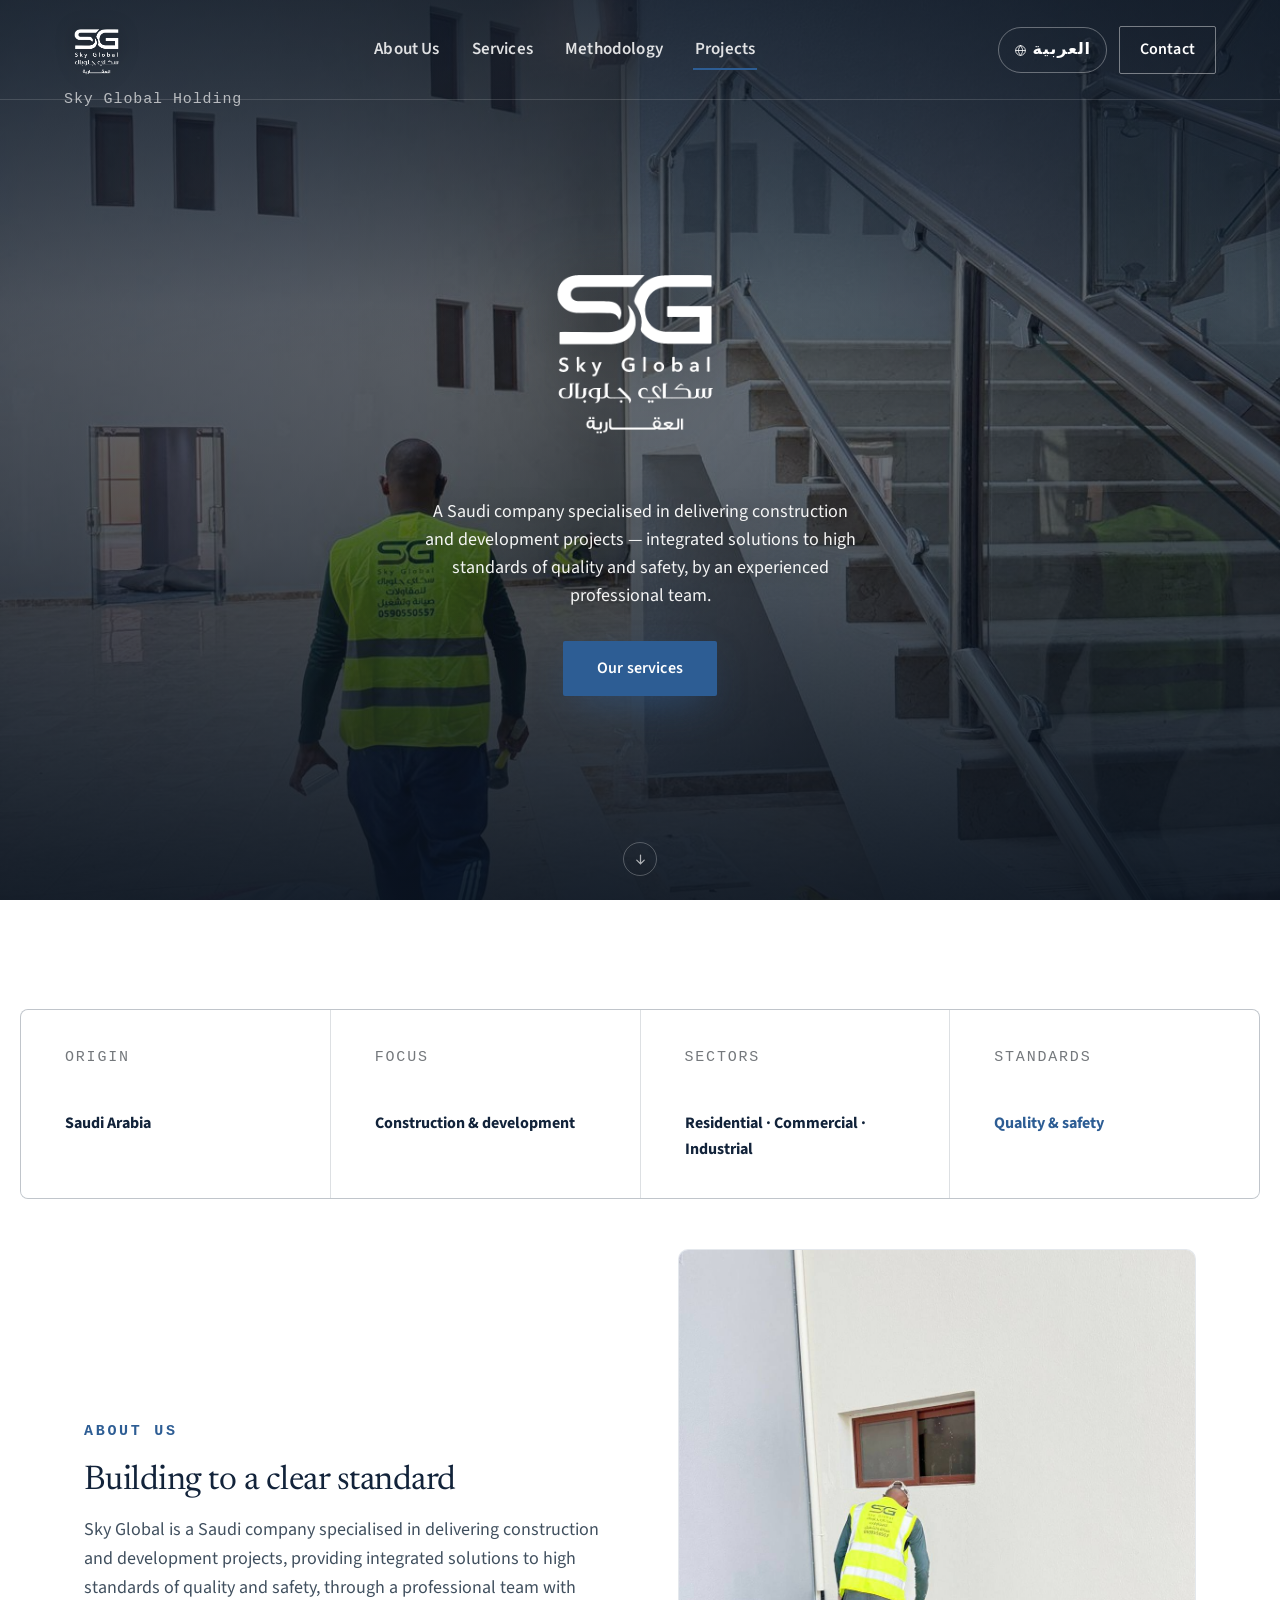
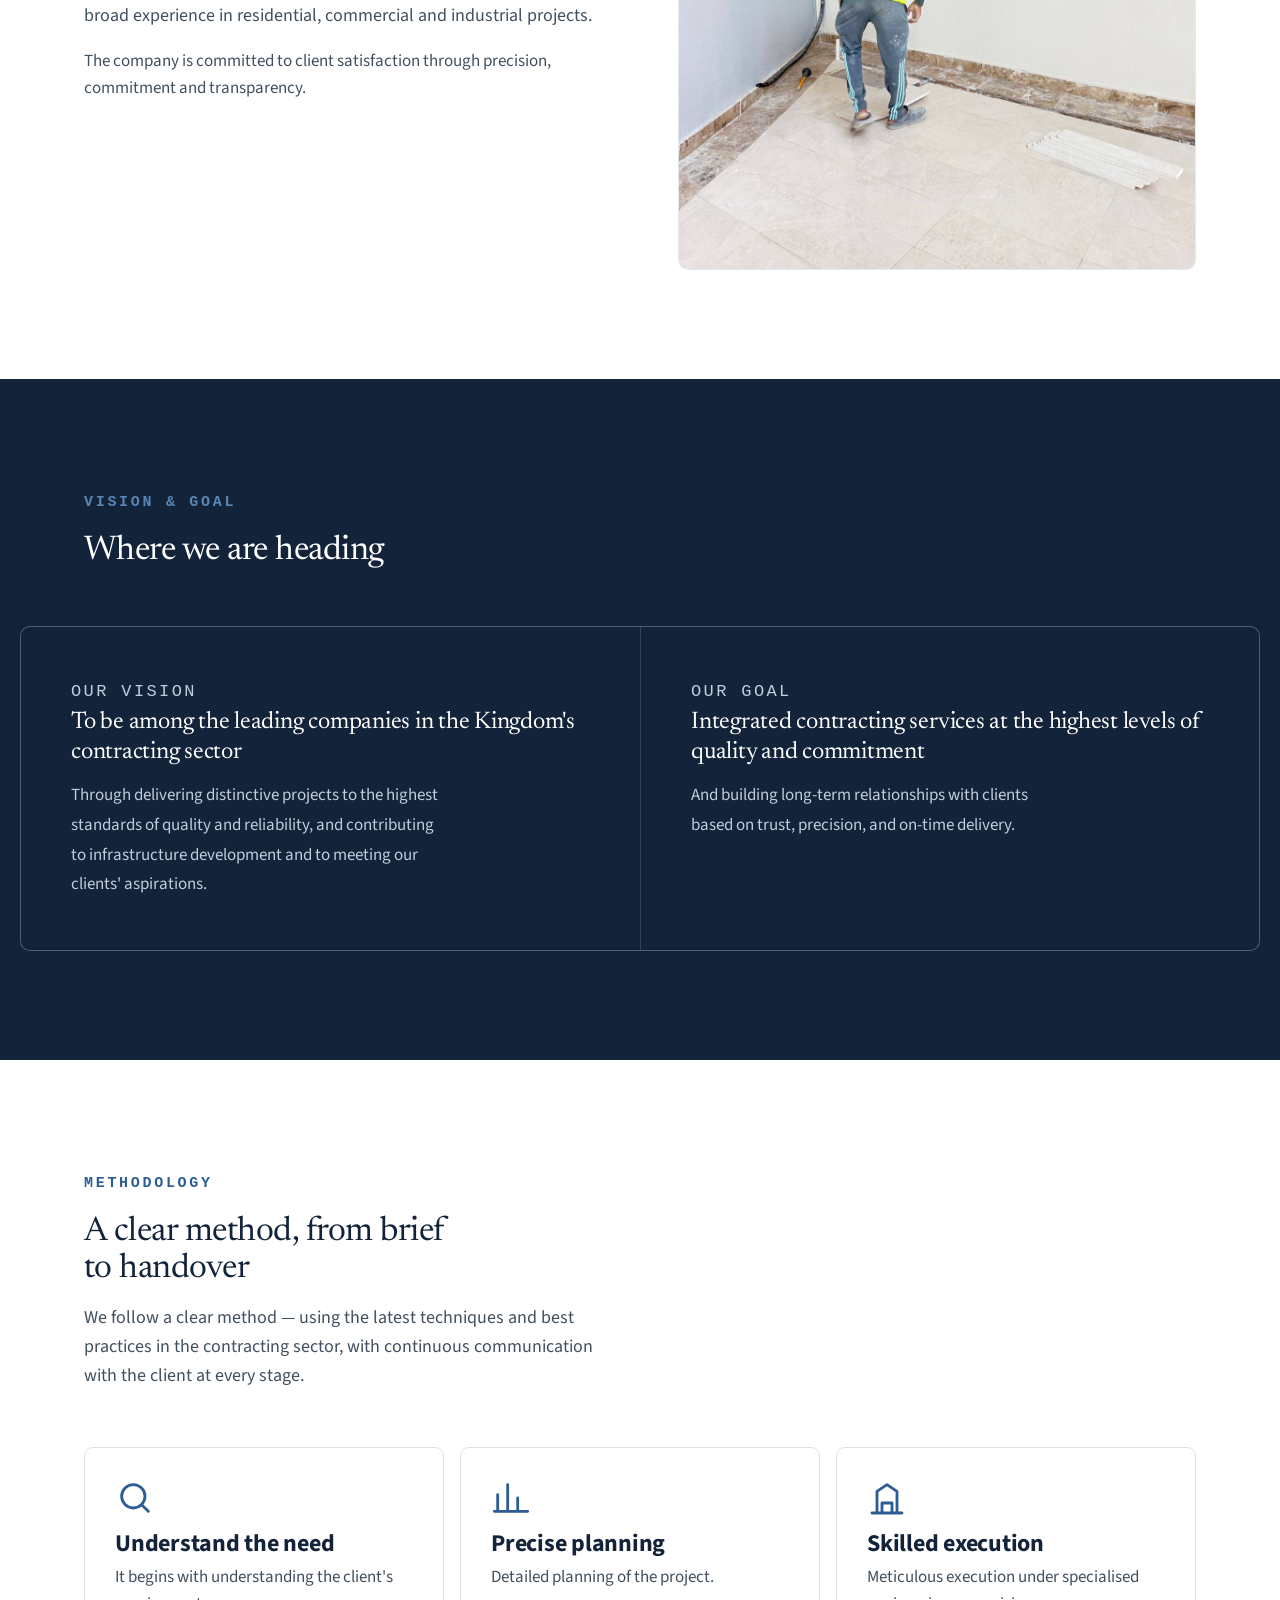
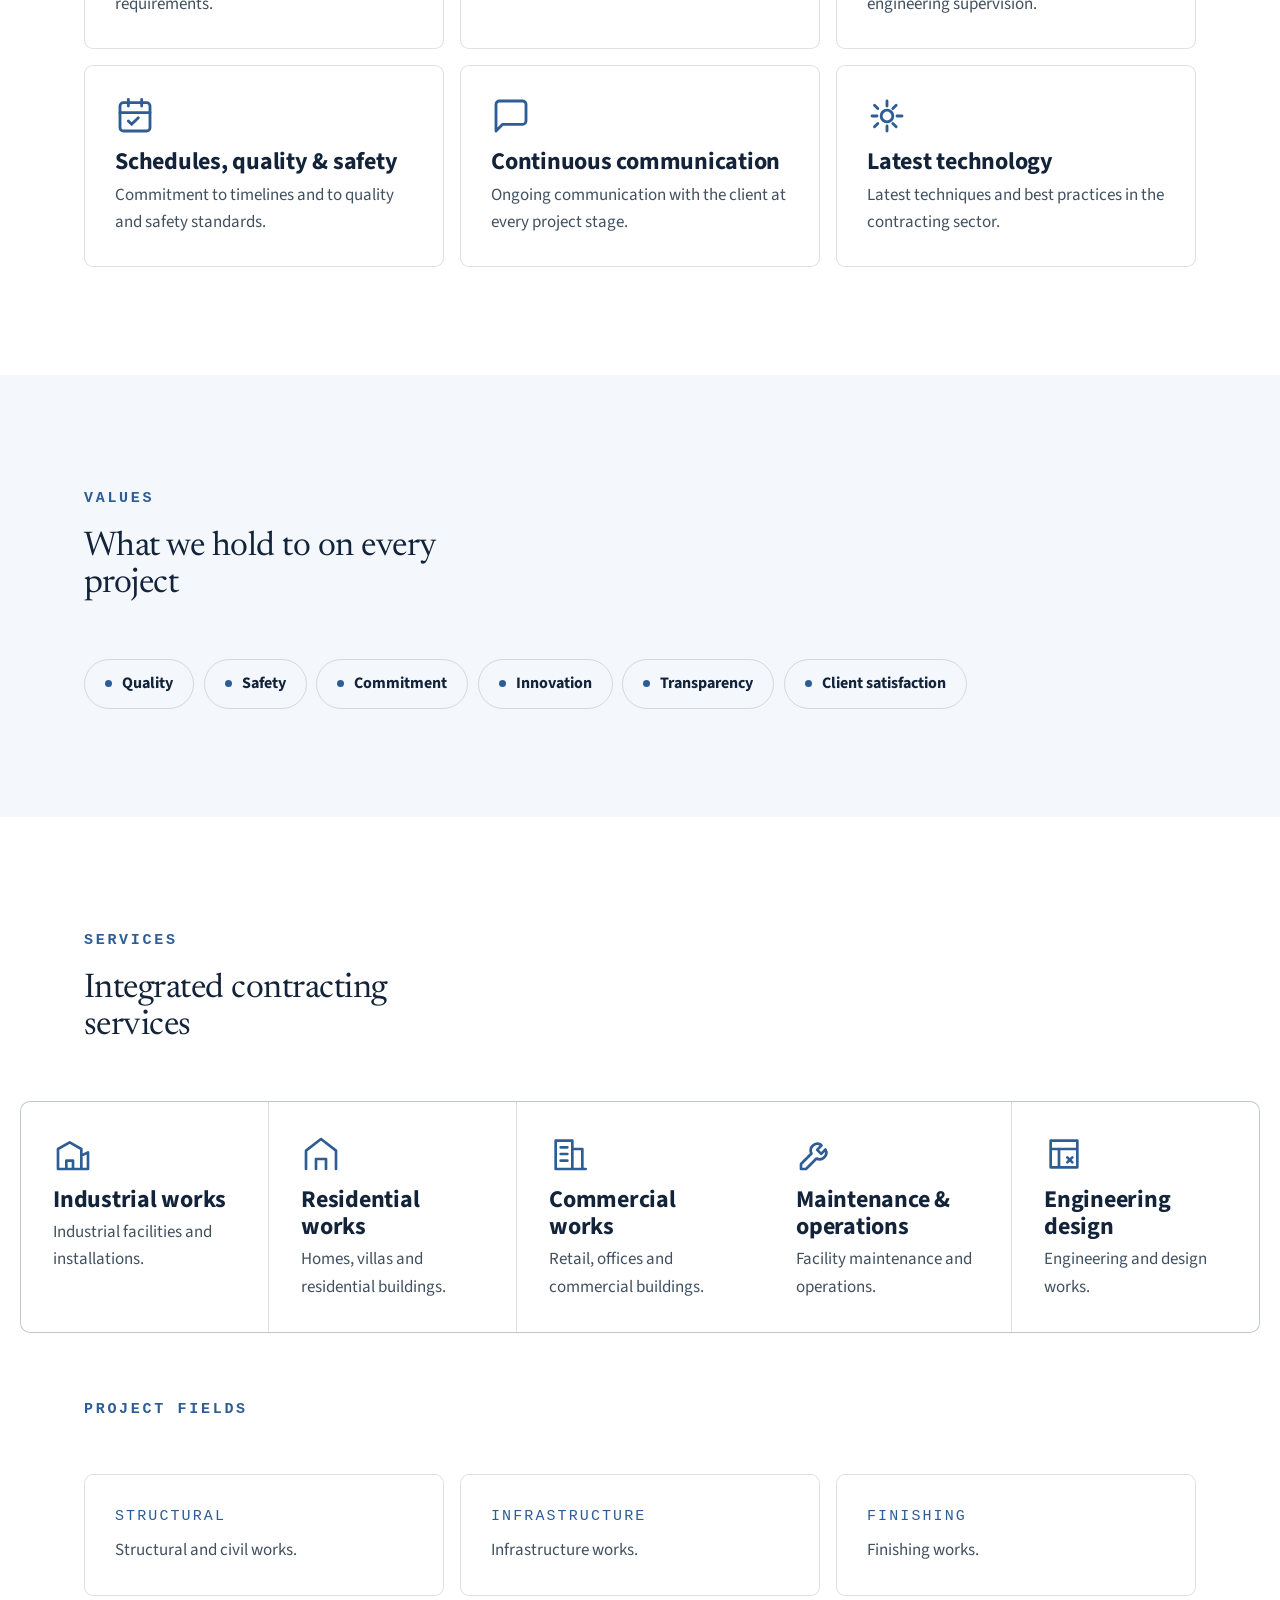
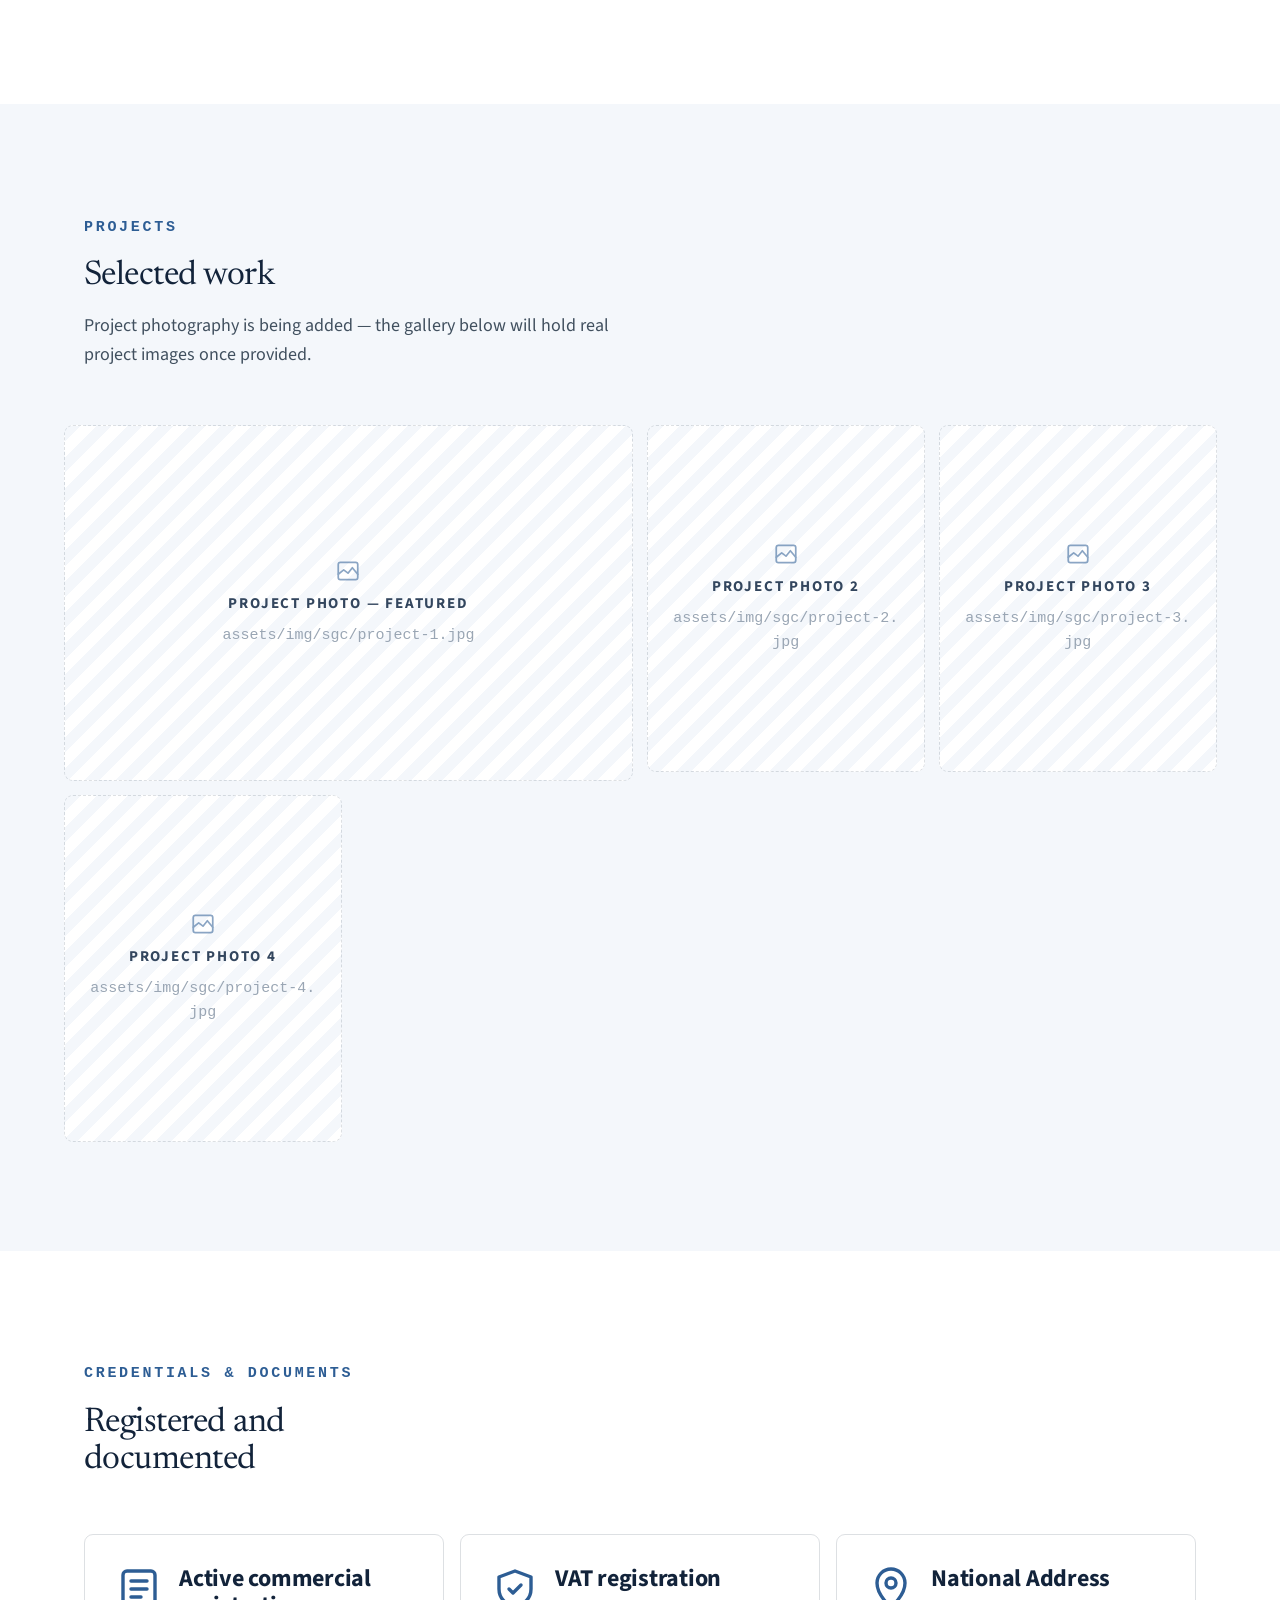
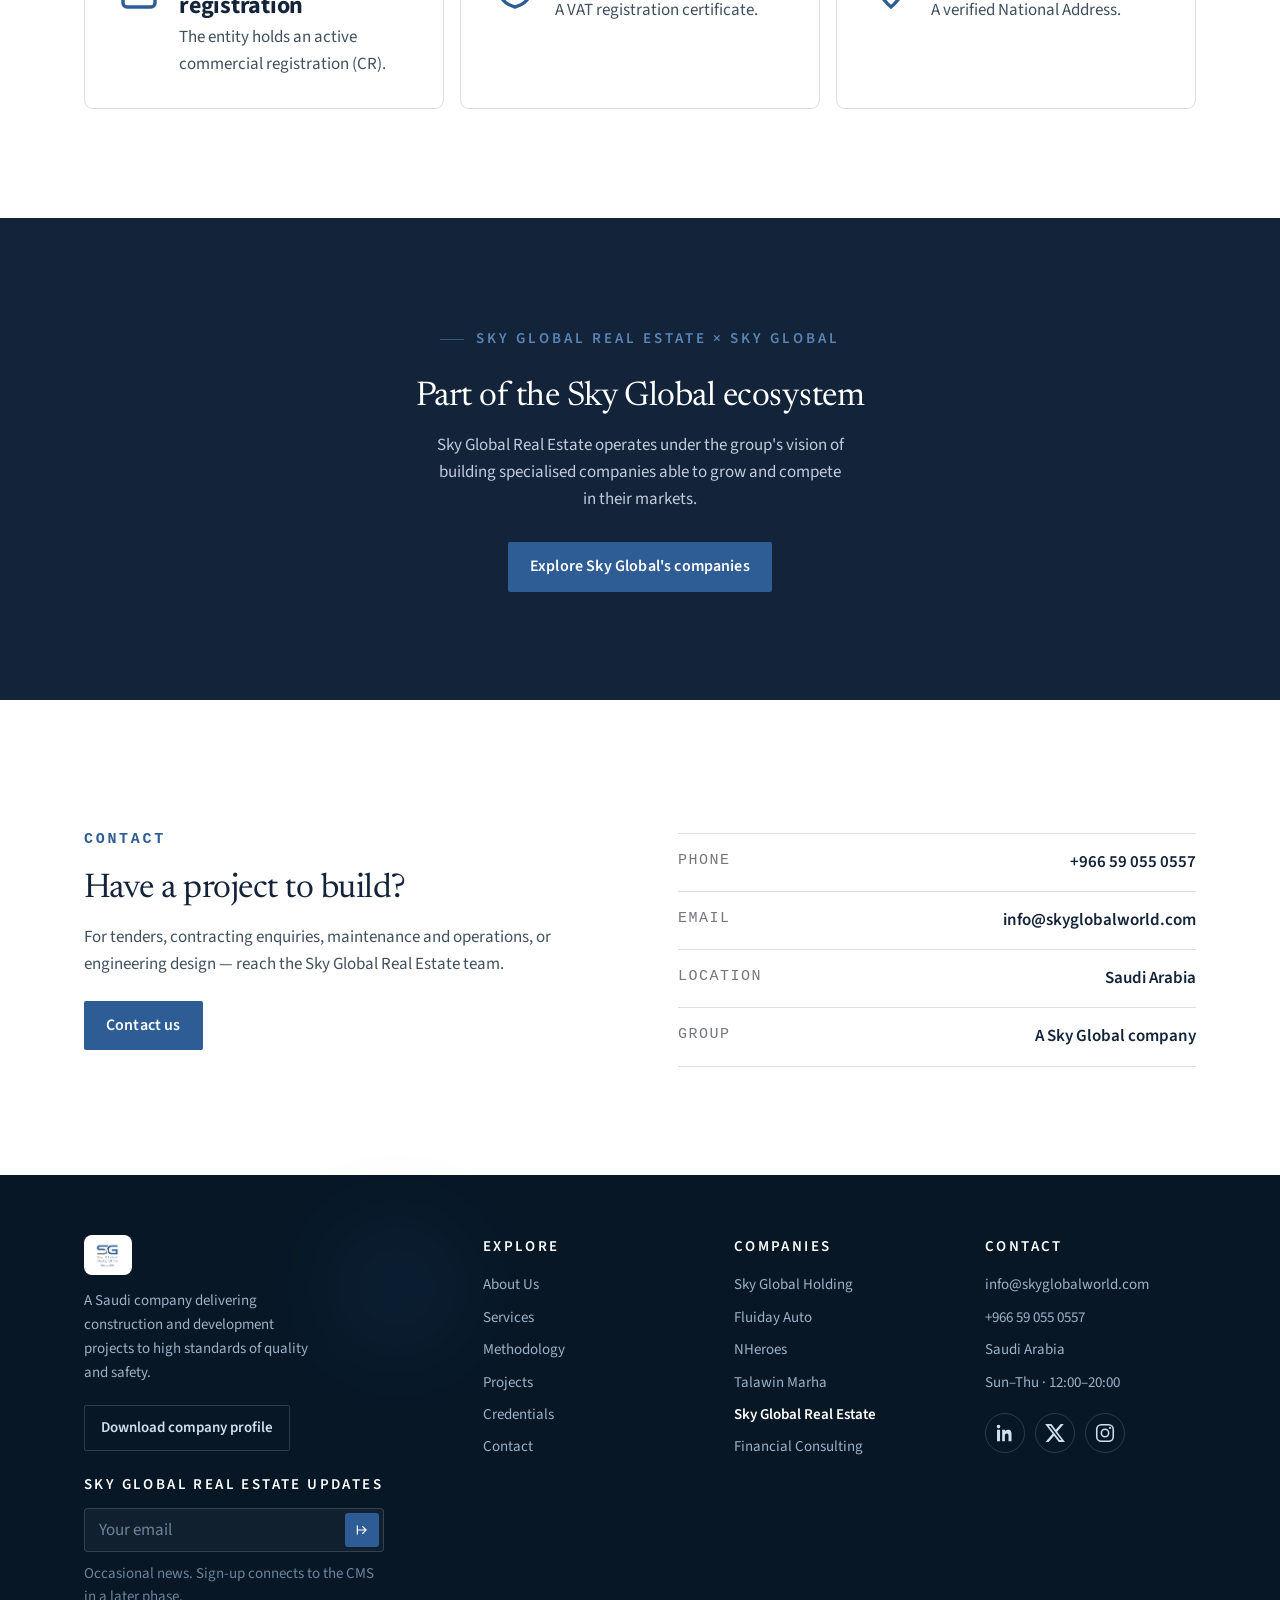
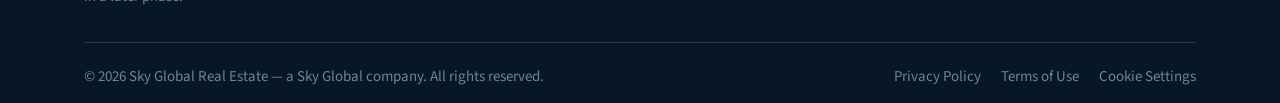
<file: companies/sky-global-contracting.html>
<!doctype html>
<html lang="ar" dir="rtl">
<head>
<meta charset="utf-8" />
<meta name="viewport" content="width=device-width, initial-scale=1" />
<title>سكاي جلوبال العقارية — تنفيذ المشاريع الإنشائية والتطويرية</title>
<meta name="title-en" content="Sky Global Real Estate — Construction and development projects" />
<meta name="description" content="سكاي جلوبال العقارية — شركة سعودية متخصصة في تنفيذ المشاريع الإنشائية والتطويرية وفق معايير عالية من الجودة والسلامة. إحدى شركات سكاي جلوبال." />
<link rel="stylesheet" href="../assets/theme.css" />
<style>
/* =====================================================================
   SKY GLOBAL CONTRACTING  ·  brand blue #2d5d94 / navy / white
   Same visual system / hierarchy as the Fluiday Auto page.

   IMAGE SLOTS — swap real photos in without touching layout.
   Every not-yet-final image is a <figure class="slot" data-slot="ID">.
   To fill: add <img src…> as the FIRST child of the <figure>
   (or add class "is-filled"). `.slot:has(>img)` hides the placeholder.
   Slot ids:  about-image · project-1 · project-2 · project-3 · project-4
   Target files live under  assets/img/sgc/
   ===================================================================== */
:root{
  --c-blue:#2d5d94; --c-blue-d:#1e4875; --c-blue-l:#5a86b5;
  --c-ink:#12233a; --c-ink-2:#1d3350; --c-ink-3:#33465e;
  --c-paper:#ffffff; --c-paper-2:#f4f7fb;
  --c-line:rgba(18,35,58,.14); --c-line-2:rgba(18,35,58,.07);
  --c-line-d:rgba(255,255,255,.15);
  --mono:ui-monospace,"SF Mono","Cascadia Code","Roboto Mono",Menlo,Consolas,monospace;
  --c-hdr:72px;
}
body{background:var(--c-paper);color:var(--c-ink)}
html{scroll-padding-top:var(--c-hdr)}
::selection{background:var(--c-blue);color:#fff}
.sgc .display em,.sgc .display i{color:var(--c-blue)}
html[dir="rtl"] .sgc .display em,html[dir="rtl"] .sgc .display i{color:inherit}

/* one section-header system */
.sgc .section{padding-block:clamp(66px,8.5vw,124px)}
.sgc .section.dark{background:var(--c-ink);color:#e6ecf3}
.sgc .section.tint{background:var(--c-paper-2)}
.sgc-wrap{max-width:var(--maxw);margin-inline:auto;padding-inline:var(--gutter)}
.sgc-head{max-width:var(--maxw);margin-inline:auto;padding-inline:var(--gutter);margin-bottom:clamp(2.6rem,4.5vw,4rem)}
.sgc-kicker{font-family:var(--mono);font-size:15px;font-weight:600;letter-spacing:.18em;text-transform:uppercase;
  color:var(--c-blue);display:inline-flex;align-items:center;gap:.9em;margin-bottom:1.3rem}
html[dir="rtl"] .sgc-kicker{font-family:var(--ar);letter-spacing:0;text-transform:none;font-weight:700;font-size:15px}
.sgc-kicker .n{border:1px solid color-mix(in srgb,var(--c-blue) 42%,transparent);border-radius:2px;padding:2px 7px;font-size:15px;letter-spacing:.08em}
.sgc .dark .sgc-kicker{color:var(--c-blue-l)}
.sgc-h2{font-family:var(--serif);font-weight:400;font-size:var(--s4);line-height:1.08;letter-spacing:-.015em;max-width:20ch}
html[dir="rtl"] .sgc-h2{font-family:var(--ar);font-weight:700;line-height:1.28;letter-spacing:0;max-width:26ch}
.sgc .dark .sgc-h2{color:#fff}
.sgc-lead{font-size:var(--s1);color:var(--ink-soft);font-weight:400;max-width:60ch;margin-top:1.2rem}
html[dir="rtl"] .sgc-lead{line-height:1.9}
.sgc .dark .sgc-lead{color:#c1cddb}
.sgc-p{color:var(--ink-soft);max-width:60ch}
.sgc-p + .sgc-p{margin-top:1rem}
.sgc .dark .sgc-p{color:#b6c3d3}
.tech{font-family:var(--mono);font-size:15px;font-weight:500;letter-spacing:.14em;text-transform:uppercase;color:var(--c-blue)}
html[dir="rtl"] .tech{font-family:var(--ar);letter-spacing:0;text-transform:none;font-weight:700}

.sgc .btn-primary{background:var(--c-blue);color:#fff}
.sgc .btn-primary:hover{background:var(--c-blue-d);color:#fff}
.sgc .btn-line:hover{border-color:var(--c-blue);color:var(--c-blue)}

/* ---------- HEADER — normal nav bar ---------- */
.sgc-hdr{position:fixed;inset-block-start:0;inset-inline:0;z-index:100;
  display:flex;align-items:center;justify-content:space-between;gap:22px;padding:16px var(--gutter);
  transition:background .4s var(--ease),padding .4s var(--ease),box-shadow .4s var(--ease)}
.sgc-hdr::after{content:"";position:absolute;inset-inline:0;inset-block-end:0;height:1px;background:rgba(255,255,255,.14);transition:background .4s}
.sgc-hdr.scrolled{background:rgba(255,255,255,.96);backdrop-filter:blur(16px);-webkit-backdrop-filter:blur(16px);
  padding-block:10px;box-shadow:0 6px 24px -14px rgba(0,0,0,.22)}
.sgc-hdr.scrolled::after{background:var(--c-line)}
.sgc-hdr-logo{flex:none;display:flex;align-items:center}
.sgc-hdr-logo-img{height:68px;width:auto;display:block;
  filter:brightness(0) invert(1) drop-shadow(0 2px 10px rgba(0,0,0,.35));transition:height .4s var(--ease),filter .4s var(--ease)}
.sgc-hdr.scrolled .sgc-hdr-logo-img{height:56px;filter:none}

.sgc-nav{display:flex;gap:28px;align-items:center}
.sgc-nav a{font-size:17px;font-weight:600;letter-spacing:.01em;color:rgba(255,255,255,.86);padding:8px 2px;position:relative;transition:color .3s}
html[dir="rtl"] .sgc-nav a{font-weight:700;font-size:17px}
.sgc-hdr.scrolled .sgc-nav a{color:var(--c-ink-2)}
.sgc-nav a::after{content:"";position:absolute;inset-block-end:2px;inset-inline-start:0;width:0;height:2px;background:var(--c-blue);transition:width .3s var(--ease)}
.sgc-nav a:hover{color:#fff}
.sgc-hdr.scrolled .sgc-nav a:hover{color:var(--c-blue)}
.sgc-nav a:hover::after,.sgc-nav a.here::after{width:100%}
.sgc-hdr-r{flex:none;display:flex;align-items:center;gap:12px}
.sgc-hdr-r .lang{color:#fff;border-color:rgba(255,255,255,.34);font-size:16px;padding:9px 15px}
.sgc-hdr.scrolled .sgc-hdr-r .lang{color:var(--c-ink);border-color:var(--c-line)}
.sgc-hdr-r .lang:hover{border-color:var(--c-blue);color:var(--c-blue)}
.sgc-hdr-r .btn-ghost{padding:10px 20px;font-size:16px}
.sgc-hdr.scrolled .sgc-hdr-r .btn-ghost{border-color:var(--c-line);color:var(--c-ink)}
.sgc-hdr.scrolled .sgc-hdr-r .btn-ghost:hover{background:var(--c-blue);border-color:var(--c-blue);color:#fff}
.sgc-menu-toggle{display:none;width:44px;height:44px;align-items:center;justify-content:center;color:#fff}
.sgc-hdr.scrolled .sgc-menu-toggle{color:var(--c-ink)}

.sgc-back{position:absolute;inset-block-start:calc(var(--c-hdr) + 16px);inset-inline-start:var(--gutter);z-index:6;
  font-family:var(--mono);font-size:15px;font-weight:500;letter-spacing:.06em;color:rgba(255,255,255,.66);
  display:inline-flex;align-items:center;gap:.55em;transition:color .3s}
html[dir="rtl"] .sgc-back{font-family:var(--ar);letter-spacing:0;font-weight:700}
.sgc-back:hover{color:#fff}
.sgc-back svg{width:14px;height:14px}
html[dir="rtl"] .sgc-back svg{transform:scaleX(-1)}

.sgc-mobile{position:fixed;inset:0;z-index:98;background:var(--c-ink);color:#fff;display:flex;flex-direction:column;
  justify-content:center;gap:2px;padding:var(--gutter);transform:translateY(-100%);transition:transform .5s var(--ease);overflow-y:auto}
.sgc-mobile.open{transform:none}
.sgc-mobile a{font-size:18px;font-weight:400;padding:14px 0;border-bottom:1px solid var(--c-line-d)}
.sgc-mobile .btn{align-self:flex-start;margin-top:22px}
@media (max-width:1040px){ .sgc-nav{display:none} .sgc-menu-toggle{display:flex} .sgc-hdr-r .btn-ghost{display:none} }

/* ---------- SLOT SYSTEM ---------- */
.slot{position:relative;display:flex;align-items:center;justify-content:center;overflow:hidden;isolation:isolate;
  border:1px dashed var(--c-line);border-radius:8px;min-height:120px;
  background:repeating-linear-gradient(135deg,var(--c-paper-2) 0 11px,transparent 11px 22px),var(--c-paper)}
.slot > img{position:absolute;inset:0;width:100%;height:100%;object-fit:cover;z-index:0}
.slot:has(> img),.slot.is-filled{border-style:solid;border-color:var(--c-line-2);background:var(--c-paper-2)}
.slot:has(> img) .slot-ph,.slot.is-filled .slot-ph{display:none}
.slot-ph{position:relative;z-index:1;display:flex;flex-direction:column;align-items:center;gap:8px;text-align:center;padding:22px}
.slot-ph svg{width:26px;height:26px;color:var(--c-blue);opacity:.55}
.slot-ph .slot-l{font-size:15px;font-weight:700;letter-spacing:.12em;text-transform:uppercase;color:var(--c-ink-3)}
html[dir="rtl"] .slot-ph .slot-l{letter-spacing:0;text-transform:none;font-size:15px}
.slot-ph .slot-f{font-family:var(--mono);font-size:15px;color:#9aa6b4;word-break:break-all}

/* ---------- HERO — full-bleed photo · centred logo · tagline · one CTA ---------- */
.sgc-hero{position:relative;min-height:100svh;display:flex;flex-direction:column;align-items:center;justify-content:center;
  text-align:center;overflow:hidden;background:var(--c-ink);color:#fff;
  padding:calc(var(--c-hdr) + 44px) var(--gutter) 92px}
.sgc-hero-img{position:absolute;inset:0;width:100%;height:100%;object-fit:cover;object-position:50% 42%;z-index:0}
.sgc-hero-overlay{position:absolute;inset:0;z-index:1;pointer-events:none;background:
  linear-gradient(180deg,rgba(9,18,30,.66) 0%,rgba(9,18,30,.42) 34%,rgba(9,18,30,.52) 60%,rgba(9,18,30,.86) 100%),
  radial-gradient(78% 62% at 50% 46%,rgba(9,18,30,.12),rgba(9,18,30,.55)),
  linear-gradient(180deg,color-mix(in srgb,var(--c-blue-d) 30%,transparent),transparent 40%)}
.sgc-hero-center{position:relative;z-index:2;display:flex;flex-direction:column;align-items:center;gap:clamp(1.4rem,3.2vw,2.2rem);max-width:680px}
.sgc-hero-logo{display:flex;flex-direction:column;align-items:center}
.sgc-hero-logo-img{width:min(46vw,240px);height:auto;display:block;
  filter:brightness(0) invert(1) drop-shadow(0 10px 30px rgba(0,0,0,.55))}
.sgc-hero-tagline{font-size:var(--s1);font-weight:400;line-height:1.55;color:rgba(255,255,255,.94);max-width:48ch;text-shadow:0 2px 22px rgba(0,0,0,.6)}
html[dir="rtl"] .sgc-hero-tagline{line-height:1.9}
.sgc-hero-center .btn{font-size:16px;padding:15px 34px;box-shadow:0 14px 40px -14px rgba(45,93,148,.7)}
.sgc-hero-scroll{position:absolute;z-index:2;inset-block-end:24px;inset-inline:0;margin-inline:auto;width:34px;height:34px;
  display:grid;place-items:center;color:rgba(255,255,255,.65);border:1px solid rgba(255,255,255,.25);border-radius:999px;transition:.3s}
.sgc-hero-scroll:hover{color:#fff;border-color:rgba(255,255,255,.6)}
.sgc-hero-scroll svg{width:15px;height:15px;animation:sgcbob 2s var(--ease) infinite}
@keyframes sgcbob{0%,100%{transform:translateY(-2px)}50%{transform:translateY(2px)}}
@media (prefers-reduced-motion:reduce){.sgc-hero-scroll svg{animation:none}}

/* ---------- ABOUT / two-col ---------- */
.sgc-two{display:grid;grid-template-columns:1fr 1fr;gap:clamp(34px,6vw,84px);align-items:center;
  max-width:var(--maxw);margin-inline:auto;padding-inline:var(--gutter)}
.sgc-about .slot{aspect-ratio:5/6;border-radius:10px}
.sgc-specrow{display:grid;grid-template-columns:repeat(4,1fr);gap:1px;background:var(--c-line);border:1px solid var(--c-line);
  border-radius:8px;overflow:hidden;max-width:var(--maxw);margin:0 auto clamp(2.6rem,4vw,3.6rem)}
.sgc-specrow div{background:var(--c-paper);padding:18px 22px}
.sgc-specrow .k{font-family:var(--mono);font-size:15px;letter-spacing:.12em;text-transform:uppercase;color:var(--gray)}
html[dir="rtl"] .sgc-specrow .k{font-family:var(--ar);letter-spacing:0;text-transform:none;font-size:15px}
.sgc-specrow .v{font-size:16px;font-weight:700;margin-top:5px}
.sgc-specrow .v b{color:var(--c-blue)}

/* ---------- VISION / GOAL ---------- */
.sgc-vg{display:grid;grid-template-columns:1fr 1fr;gap:1px;background:var(--c-line-d);border:1px solid var(--c-line-d);
  border-radius:10px;overflow:hidden;max-width:var(--maxw);margin-inline:auto}
.sgc-vg > div{background:var(--c-ink);padding:clamp(30px,4vw,50px)}
.sgc-vg .ix{font-family:var(--serif);font-size:1.9rem;color:var(--c-blue-l);line-height:1;display:block;margin-bottom:1.1rem}
html[dir="rtl"] .sgc-vg .ix{font-family:var(--ar)}
.sgc-vg h3{font-family:var(--serif);font-size:var(--s2);font-weight:400;line-height:1.26;color:#fff;margin-bottom:1rem}
html[dir="rtl"] .sgc-vg h3{font-family:var(--ar);font-weight:700;line-height:1.5}
.sgc-vg p{color:#c1cddb;font-size:17px;max-width:46ch;line-height:1.75}

/* ---------- METHODOLOGY ---------- */
.sgc-method{max-width:var(--maxw);margin-inline:auto;padding-inline:var(--gutter);
  display:grid;grid-template-columns:repeat(3,1fr);gap:16px}
.sgc-step{border:1px solid var(--c-line);border-radius:9px;padding:clamp(22px,2.4vw,30px);background:var(--c-paper);
  transition:border-color .3s,box-shadow .3s var(--ease)}
.sgc-step:hover{border-color:var(--c-blue);box-shadow:0 18px 40px -22px rgba(45,93,148,.5)}
.sgc-step .s-n{font-family:var(--mono);font-size:15px;font-weight:600;letter-spacing:.1em;color:var(--gray);display:block;margin-bottom:.9rem}
.sgc-step svg{width:40px;height:40px;color:var(--c-blue);margin-bottom:12px} /* service icons — 32–48px band */
.sgc-step h3{font-size:24px;font-weight:700;margin-bottom:.45rem} /* real <h3> — 22–26px band */
.sgc-step p{font-size:17px;color:var(--ink-soft);line-height:1.6}

/* ---------- VALUES ---------- */
.sgc-values{display:flex;flex-wrap:wrap;gap:10px;max-width:var(--maxw);margin-inline:auto;padding-inline:var(--gutter)}
.sgc-value{display:inline-flex;align-items:center;gap:.6em;border:1px solid var(--c-line);border-radius:999px;
  padding:11px 20px;font-weight:700;font-size:16px;transition:border-color .3s,background .3s,color .3s}
.sgc-value:hover{border-color:var(--c-blue);background:var(--c-blue);color:#fff}
.sgc-value .d{width:7px;height:7px;border-radius:999px;background:var(--c-blue);flex:none;transition:background .3s}
.sgc-value:hover .d{background:#fff}

/* ---------- SERVICES ---------- */
.sgc-svc-grid{display:grid;grid-template-columns:repeat(5,1fr);gap:1px;background:var(--c-line);border:1px solid var(--c-line);
  border-radius:10px;overflow:hidden;max-width:var(--maxw);margin-inline:auto}
.sgc-svc{background:var(--c-paper);padding:clamp(22px,2.6vw,32px);transition:background .4s var(--ease)}
.sgc-svc:hover{background:var(--c-ink)}
.sgc-svc .s-n{font-family:var(--mono);font-size:15px;font-weight:600;color:var(--gray);display:block;margin-bottom:1rem;transition:color .4s}
.sgc-svc:hover .s-n{color:rgba(255,255,255,.5)}
.sgc-svc svg{width:40px;height:40px;color:var(--c-blue);margin-bottom:12px} /* service icons — 32–48px band */
.sgc-svc h3{font-size:24px;font-weight:700;transition:color .4s} /* real <h3> — 22–26px band */
.sgc-svc:hover h3{color:#fff}
.sgc-svc p{margin-top:.4rem;font-size:17px;color:var(--ink-soft);transition:color .4s}
.sgc-svc:hover p{color:rgba(255,255,255,.76)}

/* ---------- PROJECT FIELDS ---------- */
.sgc-fields{display:grid;grid-template-columns:repeat(3,1fr);gap:16px;max-width:var(--maxw);margin-inline:auto;padding-inline:var(--gutter)}
.sgc-field{border:1px solid var(--c-line);border-radius:9px;padding:clamp(22px,2.4vw,30px)}
.sgc-field .tech{display:block;margin-bottom:.6rem}
.sgc-field p{font-size:17px;color:var(--ink-soft)}

/* ---------- PROJECTS GALLERY ---------- */
.sgc-gallery{display:grid;grid-template-columns:repeat(4,1fr);gap:14px;max-width:var(--wide);margin-inline:auto;padding-inline:var(--gutter)}
.sgc-gallery .slot{aspect-ratio:4/5;border-radius:9px}
.sgc-gallery .slot:first-child{grid-column:span 2;aspect-ratio:16/10}

/* ---------- CREDENTIALS ---------- */
.sgc-creds{display:grid;grid-template-columns:repeat(3,1fr);gap:16px;max-width:var(--maxw);margin-inline:auto;padding-inline:var(--gutter)}
.sgc-cred{border:1px solid var(--c-line);border-radius:9px;padding:clamp(22px,2.6vw,30px);display:flex;gap:16px;align-items:flex-start}
.sgc-cred svg{width:48px;height:48px;color:var(--c-blue);flex:none} /* large card icons — 40–56px band */
.sgc-cred h3{font-size:24px;font-weight:700;margin-bottom:.3rem} /* real <h3> — 22–26px band */
.sgc-cred p{font-size:17px;color:var(--ink-soft)}

/* ---------- CONTACT ---------- */
.sgc-contact-rows{margin-top:1.7rem;border-block-start:1px solid var(--c-line)}
.sgc-contact-rows div{display:flex;justify-content:space-between;gap:16px;padding:15px 0;border-block-end:1px solid var(--c-line);font-size:17px}
.sgc-contact-rows .k{font-family:var(--mono);font-size:15px;letter-spacing:.1em;text-transform:uppercase;color:var(--gray)}
html[dir="rtl"] .sgc-contact-rows .k{font-family:var(--ar);letter-spacing:0;text-transform:none}
.sgc-contact-rows .v{font-weight:600;text-align:end}

/* ---------- FOOTER ----------
   Structure/CSS lives in the shared assets/footer.js + theme.css .ft* rules.
   No accent override here — Sky Global Real Estate keeps the same Sky Global blue. */

@media (max-width:1040px){
  .sgc-two,.sgc-vg{grid-template-columns:1fr}
  .sgc-specrow{grid-template-columns:1fr 1fr}
  .sgc-method,.sgc-fields,.sgc-creds{grid-template-columns:1fr 1fr}
  .sgc-svc-grid{grid-template-columns:1fr 1fr}
  .sgc-gallery{grid-template-columns:1fr 1fr}
  .sgc-gallery .slot:first-child{grid-column:span 2}
}
@media (max-width:600px){
  .sgc-specrow,.sgc-method,.sgc-fields,.sgc-creds,.sgc-svc-grid{grid-template-columns:1fr}
  .sgc-gallery{grid-template-columns:1fr}
  .sgc-gallery .slot:first-child{grid-column:auto;aspect-ratio:4/5}
  .sgc-contact-rows div{flex-direction:column;gap:2px}
  .sgc-contact-rows .v{text-align:start}
}
</style>
</head>
<body id="top" class="sgc">

<svg class="sg-defs" aria-hidden="true"><defs>
  <linearGradient id="sgGrad" x1="0" y1="0" x2="1476.09" y2="0" gradientUnits="userSpaceOnUse">
    <stop offset="0" stop-color="#7C8AD0"/><stop offset="1" stop-color="#33469C"/>
  </linearGradient>
  <symbol id="sgMark" viewBox="0 0 1476.09 1343.36">
    <path d="M 128.27 0.00 C 57.43 0.00 0.00 57.43 0.00 128.25 L 0.00 128.25 L 0.00 595.00 C 0.00 665.84 57.43 723.28 128.27 723.28 L 128.27 723.28 L 281.90 723.28 L 281.90 951.25 C 281.90 1000.30 321.66 1040.06 370.71 1040.06 L 370.71 1040.06 L 1105.38 1040.06 C 1154.42 1040.06 1194.18 1000.30 1194.18 951.25 L 1194.18 951.25 L 1194.18 837.23 L 1068.89 837.23 L 1068.89 914.77 L 407.19 914.77 L 407.19 403.51 L 1068.89 403.51 L 1068.89 482.59 L 1194.18 482.59 L 1194.18 367.03 C 1194.18 317.98 1154.42 278.22 1105.38 278.22 L 1105.38 278.22 L 370.71 278.22 C 321.66 278.22 281.90 317.98 281.90 367.03 L 281.90 367.03 L 281.90 595.00 L 128.27 595.00 L 128.27 128.25 L 1347.81 128.25 L 1347.81 356.95 L 1287.60 356.95 L 1287.60 483.39 L 1476.09 483.39 L 1476.09 128.25 C 1476.09 57.43 1418.65 0.00 1347.81 0.00 L 1347.81 0.00 Z"/>
    <path d="M 501.41 595.00 L 501.41 723.28 L 1347.81 723.28 L 1347.81 1186.17 L 128.27 1186.17 L 128.27 961.85 L 187.66 961.85 L 187.66 835.39 L 0.00 835.39 L 0.00 1215.09 C 0.00 1285.93 57.43 1343.36 128.27 1343.36 L 128.27 1343.36 L 1347.81 1343.36 C 1418.65 1343.36 1476.09 1285.93 1476.09 1215.09 L 1476.09 1215.09 L 1476.09 723.28 C 1476.09 687.84 1461.73 655.79 1438.52 632.56 L 1438.52 632.56 C 1415.30 609.36 1383.24 595.00 1347.81 595.00 L 1347.81 595.00 Z"/>
  </symbol>
</defs></svg>

<header class="sgc-hdr" id="sgcHdr">
  <a href="#top" class="sgc-hdr-logo" aria-label="Sky Global Real Estate — home">
    <img class="sgc-hdr-logo-img" src="../assets/img/sgc/logo-transparent.png" alt="Sky Global Real Estate" />
  </a>
  <nav class="sgc-nav" aria-label="Sections">
    <a href="#about" data-en="About Us" data-ar="من نحن">من نحن</a>
    <a href="#services" data-en="Services" data-ar="خدماتنا">خدماتنا</a>
    <a href="#methodology" data-en="Methodology" data-ar="منهجية العمل">منهجية العمل</a>
    <a href="#projects" data-en="Projects" data-ar="المشاريع">المشاريع</a>
  </nav>
  <div class="sgc-hdr-r">
    <button class="lang" id="langBtn" aria-label="Switch language">
      <svg width="15" height="15" viewBox="0 0 24 24" fill="none" aria-hidden="true"><path d="M12 3a9 9 0 100 18 9 9 0 000-18zM3 12h18M12 3c2.5 2.7 3.8 6 3.8 9S14.5 18.3 12 21M12 3C9.5 5.7 8.2 9 8.2 12S9.5 18.3 12 21" stroke="currentColor" stroke-width="1.5" stroke-linecap="round"/></svg>
      <span class="lbl" id="langLabel">English</span>
    </button>
    <a href="#contact" class="btn btn-ghost" data-en="Contact" data-ar="تواصل معنا">تواصل معنا</a>
    <button class="sgc-menu-toggle" id="sgcMenuToggle" aria-label="Menu" aria-expanded="false">
      <svg width="22" height="22" viewBox="0 0 24 24" fill="none"><path d="M3 6h18M3 12h18M3 18h18" stroke="currentColor" stroke-width="1.8" stroke-linecap="round"/></svg>
    </button>
  </div>
</header>

<div class="sgc-mobile" id="sgcMobile">
  <a href="#about" data-en="About Us" data-ar="من نحن">من نحن</a>
  <a href="#services" data-en="Services" data-ar="خدماتنا">خدماتنا</a>
  <a href="#methodology" data-en="Methodology" data-ar="منهجية العمل">منهجية العمل</a>
  <a href="#values" data-en="Values" data-ar="قيمنا">قيمنا</a>
  <a href="#projects" data-en="Projects" data-ar="المشاريع">المشاريع</a>
  <a href="#credentials" data-en="Credentials" data-ar="الاعتمادات">الاعتمادات</a>
  <a href="#contact" class="btn btn-ghost" data-en="Contact" data-ar="تواصل معنا">تواصل معنا</a>
</div>

<a href="../index.html#companies" class="sgc-back" data-en="Sky Global Holding" data-ar="سكاي جلوبال القابضة">
  <svg viewBox="0 0 24 24" fill="none" aria-hidden="true"><path d="M19 12H5m6-6-6 6 6 6" stroke="currentColor" stroke-width="2" stroke-linecap="round" stroke-linejoin="round"/></svg>
  <span data-en="Sky Global Holding" data-ar="سكاي جلوبال القابضة">سكاي جلوبال القابضة</span>
</a>

<!-- ================= HERO ================= -->
<section class="sgc-hero" id="hero">
  <img class="sgc-hero-img" src="../assets/img/sgc/hero.jpg" alt="" decoding="async" fetchpriority="high" />
  <div class="sgc-hero-overlay" aria-hidden="true"></div>

  <div class="sgc-hero-center" data-load>
    <div class="sgc-hero-logo">
      <img class="sgc-hero-logo-img" src="../assets/img/sgc/logo-transparent.png" alt="Sky Global Real Estate" />
    </div>
    <p class="sgc-hero-tagline"
       data-en="A Saudi company specialised in delivering construction and development projects — integrated solutions to high standards of quality and safety, by an experienced professional team."
       data-ar="شركة سعودية متخصصة في تنفيذ المشاريع الإنشائية والتطويرية — حلول متكاملة وفق معايير عالية من الجودة والسلامة، بفريق محترف يمتلك خبرة واسعة.">شركة سعودية متخصصة في تنفيذ المشاريع الإنشائية والتطويرية.</p>
    <a href="#services" class="btn btn-primary" data-en="Our services" data-ar="خدماتنا">خدماتنا
      <svg class="arr" viewBox="0 0 24 24" fill="none" aria-hidden="true"><path d="M5 12h14m-6-6 6 6-6 6" stroke="currentColor" stroke-width="2" stroke-linecap="round" stroke-linejoin="round"/></svg></a>
  </div>

  <a class="sgc-hero-scroll" href="#about" aria-label="Scroll to About">
    <svg viewBox="0 0 24 24" fill="none" aria-hidden="true"><path d="M12 5v14m0 0-6-6m6 6 6-6" stroke="currentColor" stroke-width="2" stroke-linecap="round" stroke-linejoin="round"/></svg>
  </a>
</section>

<!-- ================= ABOUT ================= -->
<section class="section" id="about">
  <div class="sgc-specrow reveal">
    <div><div class="k" data-en="Origin" data-ar="المنشأ">المنشأ</div><div class="v" data-en="Saudi Arabia" data-ar="سعودية">سعودية</div></div>
    <div><div class="k" data-en="Focus" data-ar="التخصص">التخصص</div><div class="v" data-en="Construction &amp; development" data-ar="إنشاء وتطوير">إنشاء وتطوير</div></div>
    <div><div class="k" data-en="Sectors" data-ar="القطاعات">القطاعات</div><div class="v" data-en="Residential · Commercial · Industrial" data-ar="سكني · تجاري · صناعي">سكني · تجاري · صناعي</div></div>
    <div><div class="k" data-en="Standards" data-ar="المعايير">المعايير</div><div class="v"><b data-en="Quality &amp; safety" data-ar="الجودة والسلامة">الجودة والسلامة</b></div></div>
  </div>

  <div class="sgc-two sgc-about">
    <div>
      <p class="sgc-kicker"><span data-en="About Us" data-ar="من نحن">من نحن</span></p>
      <h2 class="sgc-h2 display reveal" data-en="Building to a clear standard" data-ar="نبني وفق معيار واضح">نبني وفق معيار واضح</h2>
      <p class="sgc-lead reveal" data-en="Sky Global is a Saudi company specialised in delivering construction and development projects, providing integrated solutions to high standards of quality and safety, through a professional team with broad experience in residential, commercial and industrial projects."
         data-ar="سكاي جلوبال شركة سعودية متخصصة في تنفيذ المشاريع الإنشائية والتطويرية، تقدم حلولًا متكاملة وفق معايير عالية من الجودة والسلامة، من خلال فريق محترف يمتلك خبرة واسعة في تنفيذ المشاريع السكنية والتجارية والصناعية.">شركة سعودية متخصصة في تنفيذ المشاريع الإنشائية والتطويرية.</p>
      <p class="sgc-p reveal" style="margin-top:1.2rem" data-en="The company is committed to client satisfaction through precision, commitment and transparency."
         data-ar="وتحرص الشركة على تحقيق رضا عملائها من خلال الدقة والالتزام والشفافية.">تحرص الشركة على تحقيق رضا عملائها من خلال الدقة والالتزام والشفافية.</p>
    </div>
    <figure class="slot reveal" data-slot="about-image">
      <img src="../assets/img/sgc/about.jpg" alt="" loading="lazy" decoding="async" />
      <figcaption class="slot-ph">
        <svg viewBox="0 0 24 24" fill="none" aria-hidden="true"><rect x="3" y="4" width="18" height="16" rx="2" stroke="currentColor" stroke-width="1.6"/><path d="m3 15 5-4 4 3 4-5 5 6" stroke="currentColor" stroke-width="1.6" stroke-linecap="round" stroke-linejoin="round"/></svg>
        <span class="slot-l" data-en="On-site image" data-ar="صورة من الموقع">صورة من الموقع</span>
        <span class="slot-f">assets/img/sgc/about.jpg</span>
      </figcaption>
    </figure>
  </div>
</section>

<!-- ================= VISION / GOAL ================= -->
<section class="section dark" id="vision">
  <div class="sgc-head">
    <p class="sgc-kicker"><span data-en="Vision &amp; Goal" data-ar="رؤيتنا وهدفنا">رؤيتنا وهدفنا</span></p>
    <h2 class="sgc-h2 display reveal" data-en="Where we are heading" data-ar="إلى أين نتجه">إلى أين نتجه</h2>
  </div>
  <div class="sgc-wrap" style="padding-inline:0">
    <div class="sgc-vg">
      <div class="reveal">
        <p class="tech" data-en="Our Vision" data-ar="رؤيتنا">رؤيتنا</p>
        <h3 data-en="To be among the leading companies in the Kingdom's contracting sector"
            data-ar="أن نكون من الشركات الرائدة في قطاع المقاولات بالمملكة">أن نكون من الشركات الرائدة في قطاع المقاولات بالمملكة</h3>
        <p data-en="Through delivering distinctive projects to the highest standards of quality and reliability, and contributing to infrastructure development and to meeting our clients' aspirations."
           data-ar="من خلال تنفيذ مشاريع متميزة وفق أعلى معايير الجودة والموثوقية، والمساهمة في تطوير البنية التحتية وتحقيق تطلعات العملاء.">من خلال تنفيذ مشاريع متميزة وفق أعلى معايير الجودة والموثوقية، والمساهمة في تطوير البنية التحتية وتحقيق تطلعات العملاء.</p>
      </div>
      <div class="reveal">
        <p class="tech" data-en="Our Goal" data-ar="هدفنا">هدفنا</p>
        <h3 data-en="Integrated contracting services at the highest levels of quality and commitment"
            data-ar="تقديم خدمات مقاولات متكاملة بأعلى مستويات الجودة والالتزام">تقديم خدمات مقاولات متكاملة بأعلى مستويات الجودة والالتزام</h3>
        <p data-en="And building long-term relationships with clients based on trust, precision, and on-time delivery."
           data-ar="وبناء علاقات طويلة الأمد مع العملاء قائمة على الثقة والدقة والإنجاز في الوقت المحدد.">وبناء علاقات طويلة الأمد مع العملاء قائمة على الثقة والدقة والإنجاز في الوقت المحدد.</p>
      </div>
    </div>
  </div>
</section>

<!-- ================= METHODOLOGY ================= -->
<section class="section" id="methodology">
  <div class="sgc-head">
    <p class="sgc-kicker"><span data-en="Methodology" data-ar="منهجية العمل">منهجية العمل</span></p>
    <h2 class="sgc-h2 display reveal" data-en="A clear method, from brief to handover" data-ar="منهجية واضحة، من الفكرة إلى التسليم">منهجية واضحة، من الفكرة إلى التسليم</h2>
    <p class="sgc-lead reveal" data-en="We follow a clear method — using the latest techniques and best practices in the contracting sector, with continuous communication with the client at every stage."
       data-ar="نعتمد منهجية واضحة، باستخدام أحدث التقنيات وأفضل الممارسات في قطاع المقاولات، مع التواصل المستمر مع العميل في جميع مراحل المشروع.">نعتمد منهجية واضحة، مع التواصل المستمر مع العميل في جميع مراحل المشروع.</p>
  </div>
  <div class="sgc-method" data-stagger>
    <div class="sgc-step reveal">      <svg viewBox="0 0 24 24" fill="none" aria-hidden="true"><circle cx="11" cy="11" r="7" stroke="currentColor" stroke-width="1.7"/><path d="m20 20-4-4" stroke="currentColor" stroke-width="1.7" stroke-linecap="round"/></svg>
      <h3 data-en="Understand the need" data-ar="فهم الاحتياج">فهم الاحتياج</h3>
      <p data-en="It begins with understanding the client's requirements." data-ar="تبدأ بفهم احتياجات العميل.">تبدأ بفهم احتياجات العميل.</p></div>
    <div class="sgc-step reveal">      <svg viewBox="0 0 24 24" fill="none" aria-hidden="true"><path d="M4 20V10M10 20V4M16 20v-8M22 20H2" stroke="currentColor" stroke-width="1.7" stroke-linecap="round"/></svg>
      <h3 data-en="Precise planning" data-ar="التخطيط الدقيق">التخطيط الدقيق</h3>
      <p data-en="Detailed planning of the project." data-ar="التخطيط الدقيق للمشروع.">التخطيط الدقيق للمشروع.</p></div>
    <div class="sgc-step reveal">      <svg viewBox="0 0 24 24" fill="none" aria-hidden="true"><path d="M3 21h18M6 21V8l6-4 6 4v13M9 21v-6h6v6" stroke="currentColor" stroke-width="1.7" stroke-linecap="round" stroke-linejoin="round"/></svg>
      <h3 data-en="Skilled execution" data-ar="التنفيذ المتقن">التنفيذ المتقن</h3>
      <p data-en="Meticulous execution under specialised engineering supervision." data-ar="التنفيذ المتقن تحت إشراف هندسي متخصص.">التنفيذ المتقن تحت إشراف هندسي متخصص.</p></div>
    <div class="sgc-step reveal">      <svg viewBox="0 0 24 24" fill="none" aria-hidden="true"><rect x="3" y="4" width="18" height="17" rx="2" stroke="currentColor" stroke-width="1.7"/><path d="M8 2v4M16 2v4M3 10h18M8 15l2 2 4-4" stroke="currentColor" stroke-width="1.7" stroke-linecap="round" stroke-linejoin="round"/></svg>
      <h3 data-en="Schedules, quality &amp; safety" data-ar="الجداول والجودة والسلامة">الجداول والجودة والسلامة</h3>
      <p data-en="Commitment to timelines and to quality and safety standards." data-ar="الالتزام بالجداول الزمنية ومعايير الجودة والسلامة.">الالتزام بالجداول الزمنية ومعايير الجودة والسلامة.</p></div>
    <div class="sgc-step reveal">      <svg viewBox="0 0 24 24" fill="none" aria-hidden="true"><path d="M21 15a2 2 0 0 1-2 2H7l-4 4V5a2 2 0 0 1 2-2h14a2 2 0 0 1 2 2v10Z" stroke="currentColor" stroke-width="1.7" stroke-linejoin="round"/></svg>
      <h3 data-en="Continuous communication" data-ar="التواصل المستمر">التواصل المستمر</h3>
      <p data-en="Ongoing communication with the client at every project stage." data-ar="التواصل المستمر مع العميل في جميع مراحل المشروع.">التواصل المستمر مع العميل في جميع مراحل المشروع.</p></div>
    <div class="sgc-step reveal">      <svg viewBox="0 0 24 24" fill="none" aria-hidden="true"><path d="M12 3v3m0 12v3m9-9h-3M6 12H3m14.5-6.5-2 2m-9 9-2 2m13 0-2-2m-9-9-2-2" stroke="currentColor" stroke-width="1.7" stroke-linecap="round"/><circle cx="12" cy="12" r="3.5" stroke="currentColor" stroke-width="1.7"/></svg>
      <h3 data-en="Latest technology" data-ar="أحدث التقنيات">أحدث التقنيات</h3>
      <p data-en="Latest techniques and best practices in the contracting sector." data-ar="أحدث التقنيات وأفضل الممارسات في قطاع المقاولات.">أحدث التقنيات وأفضل الممارسات في قطاع المقاولات.</p></div>
  </div>
</section>

<!-- ================= VALUES ================= -->
<section class="section tint" id="values">
  <div class="sgc-head">
    <p class="sgc-kicker"><span data-en="Values" data-ar="قيمنا">قيمنا</span></p>
    <h2 class="sgc-h2 display reveal" data-en="What we hold to on every project" data-ar="ما نلتزم به في كل مشروع">ما نلتزم به في كل مشروع</h2>
  </div>
  <div class="sgc-values" data-stagger>
    <span class="sgc-value reveal"><span class="d"></span><span data-en="Quality" data-ar="الجودة">الجودة</span></span>
    <span class="sgc-value reveal"><span class="d"></span><span data-en="Safety" data-ar="السلامة">السلامة</span></span>
    <span class="sgc-value reveal"><span class="d"></span><span data-en="Commitment" data-ar="الالتزام">الالتزام</span></span>
    <span class="sgc-value reveal"><span class="d"></span><span data-en="Innovation" data-ar="الابتكار">الابتكار</span></span>
    <span class="sgc-value reveal"><span class="d"></span><span data-en="Transparency" data-ar="الشفافية">الشفافية</span></span>
    <span class="sgc-value reveal"><span class="d"></span><span data-en="Client satisfaction" data-ar="رضا العميل">رضا العميل</span></span>
  </div>
</section>

<!-- ================= SERVICES ================= -->
<section class="section" id="services">
  <div class="sgc-head">
    <p class="sgc-kicker"><span data-en="Services" data-ar="خدماتنا">خدماتنا</span></p>
    <h2 class="sgc-h2 display reveal" data-en="Integrated contracting services" data-ar="خدمات مقاولات متكاملة">خدمات مقاولات متكاملة</h2>
  </div>
  <div class="sgc-svc-grid" data-stagger>
    <div class="sgc-svc reveal">      <svg viewBox="0 0 24 24" fill="none" aria-hidden="true"><path d="M3 21V9l7-4 7 4v12M17 21V13l4-2v10M3 21h18M8 21v-5h4v5" stroke="currentColor" stroke-width="1.6" stroke-linecap="round" stroke-linejoin="round"/></svg>
      <h3 data-en="Industrial works" data-ar="الأعمال الصناعية">الأعمال الصناعية</h3>
      <p data-en="Industrial facilities and installations." data-ar="المنشآت والتجهيزات الصناعية.">المنشآت والتجهيزات الصناعية.</p></div>
    <div class="sgc-svc reveal">      <svg viewBox="0 0 24 24" fill="none" aria-hidden="true"><path d="M3 21V10l9-7 9 7v11M9 21v-6h6v6" stroke="currentColor" stroke-width="1.6" stroke-linecap="round" stroke-linejoin="round"/></svg>
      <h3 data-en="Residential works" data-ar="الأعمال السكنية">الأعمال السكنية</h3>
      <p data-en="Homes, villas and residential buildings." data-ar="المنازل والفلل والمباني السكنية.">المنازل والفلل والمباني السكنية.</p></div>
    <div class="sgc-svc reveal">      <svg viewBox="0 0 24 24" fill="none" aria-hidden="true"><path d="M4 21V4h10v17M14 21V9h6v12M4 21h18M7 8h4M7 12h4M7 16h4" stroke="currentColor" stroke-width="1.6" stroke-linecap="round" stroke-linejoin="round"/></svg>
      <h3 data-en="Commercial works" data-ar="الأعمال التجارية">الأعمال التجارية</h3>
      <p data-en="Retail, offices and commercial buildings." data-ar="المحلات والمكاتب والمباني التجارية.">المحلات والمكاتب والمباني التجارية.</p></div>
    <div class="sgc-svc reveal">      <svg viewBox="0 0 24 24" fill="none" aria-hidden="true"><path d="M14.7 6.3a4 4 0 0 0-5.4 5.4L3 18v3h3l6.3-6.3a4 4 0 0 0 5.4-5.4l-2.6 2.6-2.4-2.4 2.6-2.6Z" stroke="currentColor" stroke-width="1.6" stroke-linejoin="round"/></svg>
      <h3 data-en="Maintenance &amp; operations" data-ar="الصيانة والتشغيل">الصيانة والتشغيل</h3>
      <p data-en="Facility maintenance and operations." data-ar="أعمال صيانة وتشغيل المنشآت.">أعمال صيانة وتشغيل المنشآت.</p></div>
    <div class="sgc-svc reveal">      <svg viewBox="0 0 24 24" fill="none" aria-hidden="true"><path d="M4 4h16v16H4zM4 9h16M9 9v11M14 14l3 3M14 17l3-3" stroke="currentColor" stroke-width="1.6" stroke-linecap="round" stroke-linejoin="round"/></svg>
      <h3 data-en="Engineering design" data-ar="التصاميم الهندسية">التصاميم الهندسية</h3>
      <p data-en="Engineering and design works." data-ar="أعمال التصاميم الهندسية.">أعمال التصاميم الهندسية.</p></div>
  </div>

  <div class="sgc-head" style="margin-top:clamp(3rem,5vw,4.4rem);margin-bottom:clamp(1.6rem,3vw,2.4rem)">
    <p class="sgc-kicker"><span data-en="Project fields" data-ar="مجالات المشاريع">مجالات المشاريع</span></p>
  </div>
  <div class="sgc-fields" data-stagger>
    <div class="sgc-field reveal"><span class="tech" data-en="Structural" data-ar="الأعمال الإنشائية">الأعمال الإنشائية</span>
      <p data-en="Structural and civil works." data-ar="الأعمال الإنشائية والمدنية.">الأعمال الإنشائية والمدنية.</p></div>
    <div class="sgc-field reveal"><span class="tech" data-en="Infrastructure" data-ar="أعمال البنية التحتية">أعمال البنية التحتية</span>
      <p data-en="Infrastructure works." data-ar="أعمال البنية التحتية.">أعمال البنية التحتية.</p></div>
    <div class="sgc-field reveal"><span class="tech" data-en="Finishing" data-ar="أعمال التشطيبات">أعمال التشطيبات</span>
      <p data-en="Finishing works." data-ar="أعمال التشطيبات.">أعمال التشطيبات.</p></div>
  </div>
</section>

<!-- ================= PROJECTS GALLERY ================= -->
<section class="section tint" id="projects">
  <div class="sgc-head">
    <p class="sgc-kicker"><span data-en="Projects" data-ar="المشاريع">المشاريع</span></p>
    <h2 class="sgc-h2 display reveal" data-en="Selected work" data-ar="أعمال مختارة">أعمال مختارة</h2>
    <p class="sgc-lead reveal" data-en="Project photography is being added — the gallery below will hold real project images once provided."
       data-ar="تُضاف صور المشاريع لاحقًا — سيعرض المعرض أدناه صور المشاريع الفعلية عند توفّرها.">تُضاف صور المشاريع لاحقًا.</p>
  </div>
  <div class="sgc-gallery" data-stagger>
    <figure class="slot reveal" data-slot="project-1"><figcaption class="slot-ph">
      <svg viewBox="0 0 24 24" fill="none" aria-hidden="true"><rect x="3" y="4" width="18" height="16" rx="2" stroke="currentColor" stroke-width="1.6"/><path d="m3 15 5-4 4 3 4-5 5 6" stroke="currentColor" stroke-width="1.6" stroke-linecap="round" stroke-linejoin="round"/></svg>
      <span class="slot-l" data-en="Project photo — featured" data-ar="صورة مشروع — رئيسية">صورة مشروع — رئيسية</span><span class="slot-f">assets/img/sgc/project-1.jpg</span></figcaption></figure>
    <figure class="slot reveal" data-slot="project-2"><figcaption class="slot-ph">
      <svg viewBox="0 0 24 24" fill="none" aria-hidden="true"><rect x="3" y="4" width="18" height="16" rx="2" stroke="currentColor" stroke-width="1.6"/><path d="m3 15 5-4 4 3 4-5 5 6" stroke="currentColor" stroke-width="1.6" stroke-linecap="round" stroke-linejoin="round"/></svg>
      <span class="slot-l" data-en="Project photo 2" data-ar="صورة مشروع 2">صورة مشروع 2</span><span class="slot-f">assets/img/sgc/project-2.jpg</span></figcaption></figure>
    <figure class="slot reveal" data-slot="project-3"><figcaption class="slot-ph">
      <svg viewBox="0 0 24 24" fill="none" aria-hidden="true"><rect x="3" y="4" width="18" height="16" rx="2" stroke="currentColor" stroke-width="1.6"/><path d="m3 15 5-4 4 3 4-5 5 6" stroke="currentColor" stroke-width="1.6" stroke-linecap="round" stroke-linejoin="round"/></svg>
      <span class="slot-l" data-en="Project photo 3" data-ar="صورة مشروع 3">صورة مشروع 3</span><span class="slot-f">assets/img/sgc/project-3.jpg</span></figcaption></figure>
    <figure class="slot reveal" data-slot="project-4"><figcaption class="slot-ph">
      <svg viewBox="0 0 24 24" fill="none" aria-hidden="true"><rect x="3" y="4" width="18" height="16" rx="2" stroke="currentColor" stroke-width="1.6"/><path d="m3 15 5-4 4 3 4-5 5 6" stroke="currentColor" stroke-width="1.6" stroke-linecap="round" stroke-linejoin="round"/></svg>
      <span class="slot-l" data-en="Project photo 4" data-ar="صورة مشروع 4">صورة مشروع 4</span><span class="slot-f">assets/img/sgc/project-4.jpg</span></figcaption></figure>
  </div>
</section>

<!-- ================= CREDENTIALS ================= -->
<section class="section" id="credentials">
  <div class="sgc-head">
    <p class="sgc-kicker"><span data-en="Credentials &amp; documents" data-ar="الاعتمادات والوثائق">الاعتمادات والوثائق</span></p>
    <h2 class="sgc-h2 display reveal" data-en="Registered and documented" data-ar="كيان مُسجّل وموثّق">كيان مُسجّل وموثّق</h2>
  </div>
  <div class="sgc-creds" data-stagger>
    <div class="sgc-cred reveal">
      <svg viewBox="0 0 24 24" fill="none" aria-hidden="true"><rect x="4" y="3" width="16" height="18" rx="2" stroke="currentColor" stroke-width="1.7"/><path d="M8 8h8M8 12h8M8 16h5" stroke="currentColor" stroke-width="1.7" stroke-linecap="round"/></svg>
      <div><h3 data-en="Active commercial registration" data-ar="سجل تجاري نشط">سجل تجاري نشط</h3>
        <p data-en="The entity holds an active commercial registration (CR)." data-ar="يمتلك الكيان سجلًا تجاريًا نشطًا.">يمتلك الكيان سجلًا تجاريًا نشطًا.</p></div>
    </div>
    <div class="sgc-cred reveal">
      <svg viewBox="0 0 24 24" fill="none" aria-hidden="true"><path d="M12 3 4 6v6c0 4.5 3.2 7.8 8 9 4.8-1.2 8-4.5 8-9V6l-8-3Z" stroke="currentColor" stroke-width="1.7" stroke-linejoin="round"/><path d="m9 12 2 2 4-4" stroke="currentColor" stroke-width="1.7" stroke-linecap="round" stroke-linejoin="round"/></svg>
      <div><h3 data-en="VAT registration" data-ar="تسجيل ضريبة القيمة المضافة">تسجيل ضريبة القيمة المضافة</h3>
        <p data-en="A VAT registration certificate." data-ar="شهادة تسجيل في ضريبة القيمة المضافة.">شهادة تسجيل في ضريبة القيمة المضافة.</p></div>
    </div>
    <div class="sgc-cred reveal">
      <svg viewBox="0 0 24 24" fill="none" aria-hidden="true"><path d="M12 21s7-5.7 7-12a7 7 0 1 0-14 0c0 6.3 7 12 7 12Z" stroke="currentColor" stroke-width="1.7"/><circle cx="12" cy="9" r="2.5" stroke="currentColor" stroke-width="1.7"/></svg>
      <div><h3 data-en="National Address" data-ar="العنوان الوطني">العنوان الوطني</h3>
        <p data-en="A verified National Address." data-ar="إثبات عنوان وطني.">إثبات عنوان وطني.</p></div>
    </div>
  </div>
</section>

<!-- ================= SKY GLOBAL BAND ================= -->
<section class="section group-band" style="background:var(--c-ink)">
  <div class="wrap">
    <p class="eyebrow center reveal" style="color:var(--c-blue-l)" data-en="Sky Global Real Estate × Sky Global" data-ar="سكاي جلوبال العقارية × سكاي جلوبال">سكاي جلوبال العقارية × سكاي جلوبال</p>
    <h2 class="display reveal" data-en="Part of the Sky Global ecosystem" data-ar="إحدى شركات منظومة سكاي جلوبال">إحدى شركات منظومة سكاي جلوبال</h2>
    <p class="reveal" style="color:#c1cddb" data-en="Sky Global Real Estate operates under the group's vision of building specialised companies able to grow and compete in their markets."
       data-ar="تعمل سكاي جلوبال العقارية ضمن رؤية المجموعة لبناء شركات متخصصة قادرة على النمو والمنافسة في أسواقها.">تعمل ضمن رؤية المجموعة لبناء شركات متخصصة قادرة على النمو والمنافسة.</p>
    <a href="../index.html#companies" class="btn btn-primary reveal" data-en="Explore Sky Global's companies" data-ar="اكتشف شركات سكاي جلوبال">اكتشف شركات سكاي جلوبال
      <svg class="arr" viewBox="0 0 24 24" fill="none" aria-hidden="true"><path d="M5 12h14m-6-6 6 6-6 6" stroke="currentColor" stroke-width="2" stroke-linecap="round" stroke-linejoin="round"/></svg></a>
  </div>
</section>

<!-- ================= CONTACT ================= -->
<section class="section" id="contact">
  <div class="sgc-two">
    <div>
      <p class="sgc-kicker"><span data-en="Contact" data-ar="تواصل معنا">تواصل معنا</span></p>
      <h2 class="sgc-h2 display reveal" data-en="Have a project to build?" data-ar="لديك مشروع تريد تنفيذه؟">لديك مشروع تريد تنفيذه؟</h2>
      <p class="sgc-p reveal" style="margin-top:1.2rem" data-en="For tenders, contracting enquiries, maintenance and operations, or engineering design — reach the Sky Global Real Estate team."
         data-ar="للمناقصات، استفسارات المقاولات، الصيانة والتشغيل، أو التصاميم الهندسية — تواصل مع فريق سكاي جلوبال العقارية.">للمناقصات واستفسارات المقاولات والصيانة والتشغيل — تواصل مع الفريق.</p>
      <a href="tel:+966590550557" class="btn btn-primary" style="margin-top:1.6rem" data-en="Contact us" data-ar="تواصل معنا">تواصل معنا</a>
    </div>
    <div class="reveal">
      <div class="sgc-contact-rows">
        <div><span class="k" data-en="Phone" data-ar="الهاتف">الهاتف</span><span class="v tnum">+966 59 055 0557</span></div>
        <div><span class="k" data-en="Email" data-ar="البريد الإلكتروني">البريد الإلكتروني</span><span class="v">info@skyglobalworld.com</span></div>
        <div><span class="k" data-en="Location" data-ar="الموقع">الموقع</span><span class="v" data-en="Saudi Arabia" data-ar="المملكة العربية السعودية">المملكة العربية السعودية</span></div>
        <div><span class="k" data-en="Group" data-ar="المجموعة">المجموعة</span><span class="v" data-en="A Sky Global company" data-ar="شركة من سكاي جلوبال">شركة من سكاي جلوبال</span></div>
      </div>
    </div>
  </div>
</section>

<!-- ================= FOOTER ================= -->
<!-- Shared site footer — single source: assets/footer.js builds it from this config.
     Editing footer design/structure? Change assets/footer.js once and every page updates. -->
<div id="ft-mount"></div>
<script type="application/json" id="ft-config">
{
  "nameEn": "Sky Global Real Estate", "nameAr": "سكاي جلوبال العقارية",
  "companyId": "sgc",
  "taglineEn": "A Saudi company delivering construction and development projects to high standards of quality and safety.",
  "taglineAr": "شركة سعودية لتنفيذ المشاريع الإنشائية والتطويرية وفق معايير عالية من الجودة والسلامة.",
  "logoHTML": "<img src=\"../assets/img/sgc/logo.png\" alt=\"Sky Global Real Estate\" style=\"height:40px;width:auto;display:block;border-radius:8px;background:#fff;padding:4px 8px\" />",
  "explore": [
    { "href": "#about", "en": "About Us", "ar": "من نحن" },
    { "href": "#services", "en": "Services", "ar": "خدماتنا" },
    { "href": "#methodology", "en": "Methodology", "ar": "منهجية العمل" },
    { "href": "#projects", "en": "Projects", "ar": "المشاريع" },
    { "href": "#credentials", "en": "Credentials", "ar": "الاعتمادات" },
    { "href": "#contact", "en": "Contact", "ar": "تواصل" }
  ],
  "contact": {
    "phone": "+966 59 055 0557", "phoneHref": "tel:+966590550557",
    "locationEn": "Saudi Arabia", "locationAr": "المملكة العربية السعودية"
  }
}
</script>
<script src="../assets/footer.js"></script>

<script>
(function(){
  var hdr=document.getElementById('sgcHdr');
  if(hdr){var s=function(){hdr.classList.toggle('scrolled',scrollY>40)};s();addEventListener('scroll',s,{passive:true});}
  var mt=document.getElementById('sgcMenuToggle'),mm=document.getElementById('sgcMobile');
  if(mt&&mm){
    var close=function(){mm.classList.remove('open');mt.setAttribute('aria-expanded','false');document.body.style.overflow='';};
    mt.addEventListener('click',function(){var o=mm.classList.toggle('open');mt.setAttribute('aria-expanded',o?'true':'false');document.body.style.overflow=o?'hidden':'';});
    mm.querySelectorAll('a').forEach(function(a){a.addEventListener('click',close);});
    addEventListener('keydown',function(e){if(e.key==='Escape')close();});
  }
  var links=[].slice.call(document.querySelectorAll('.sgc-nav a'));
  var ids=links.map(function(a){return a.getAttribute('href').slice(1);});
  if('IntersectionObserver' in window){
    var io=new IntersectionObserver(function(es){es.forEach(function(e){if(e.isIntersecting){var i=ids.indexOf(e.target.id);
      links.forEach(function(l,n){l.classList.toggle('here',n===i);});}});},{rootMargin:'-45% 0px -50% 0px'});
    ids.forEach(function(id){var el=document.getElementById(id);if(el)io.observe(el);});
  }
})();
</script>
<script src="../assets/app.js"></script>
</body>
</html>
</file>
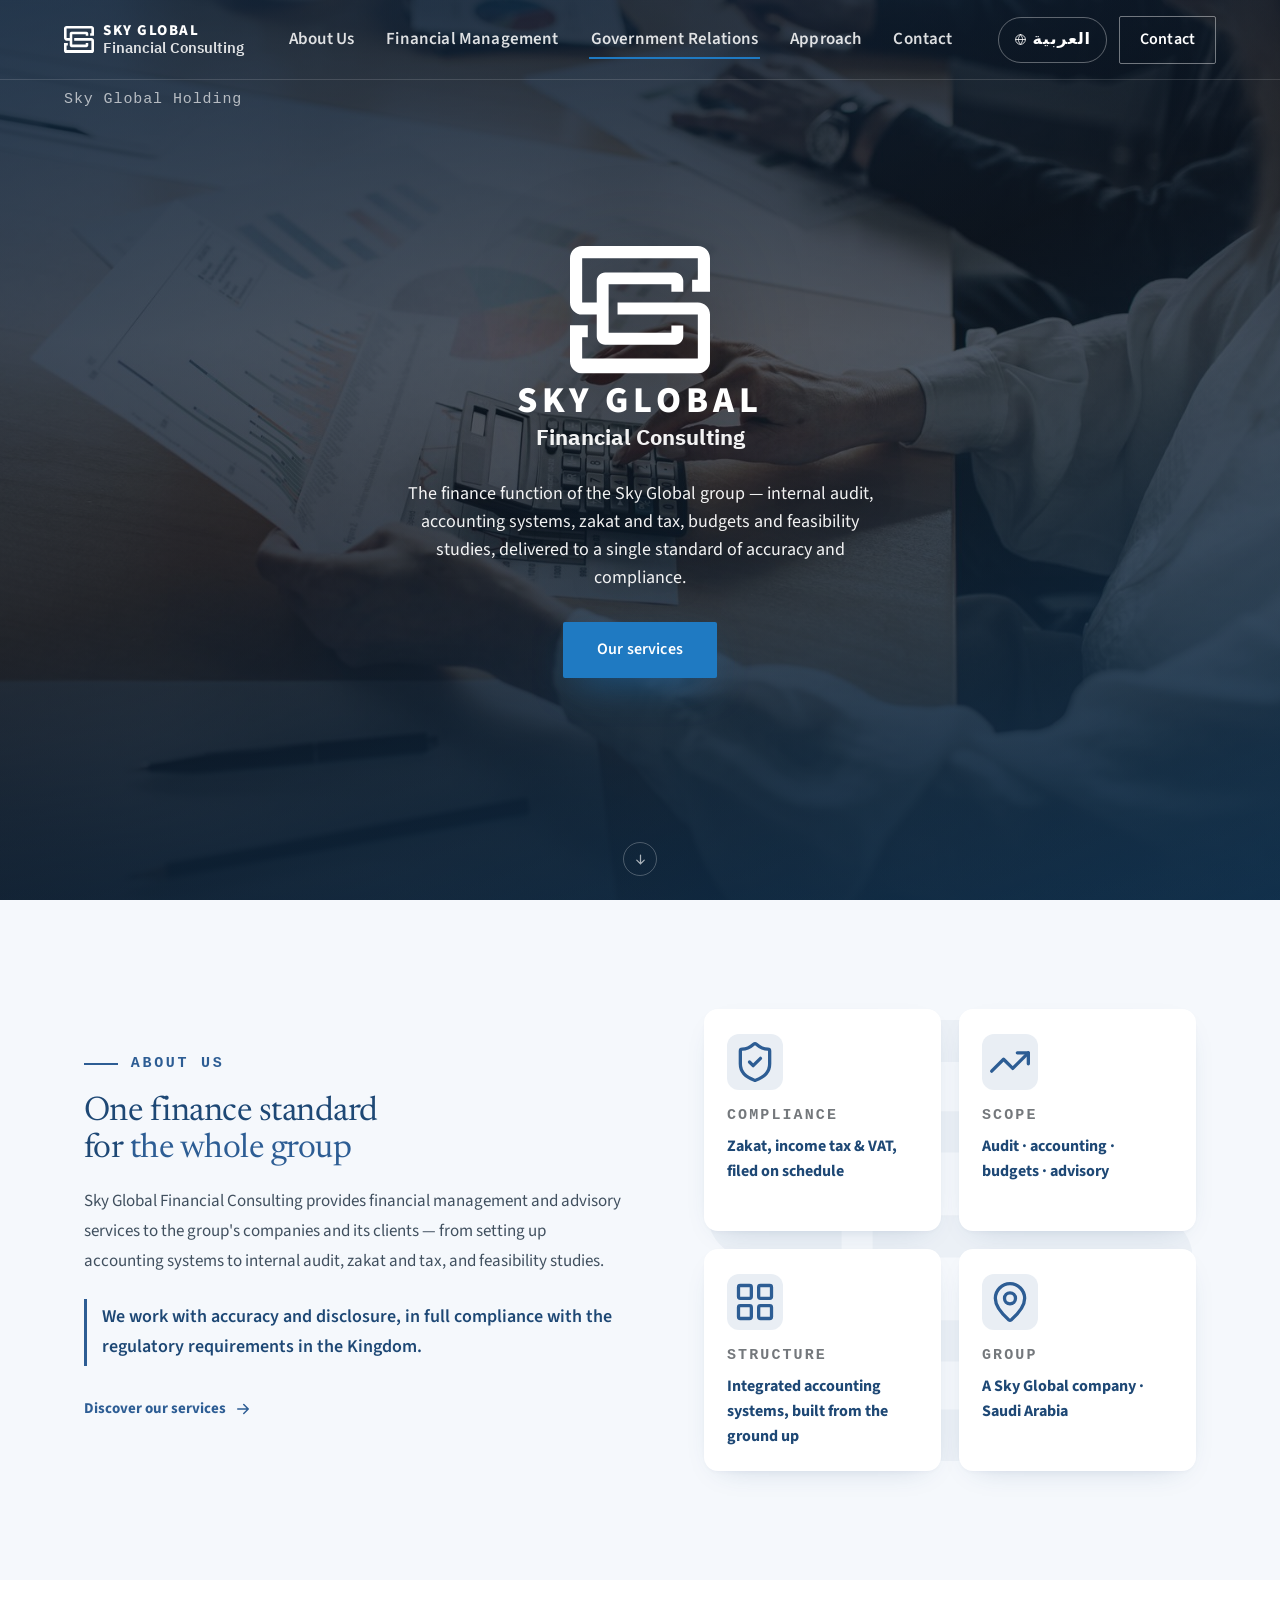
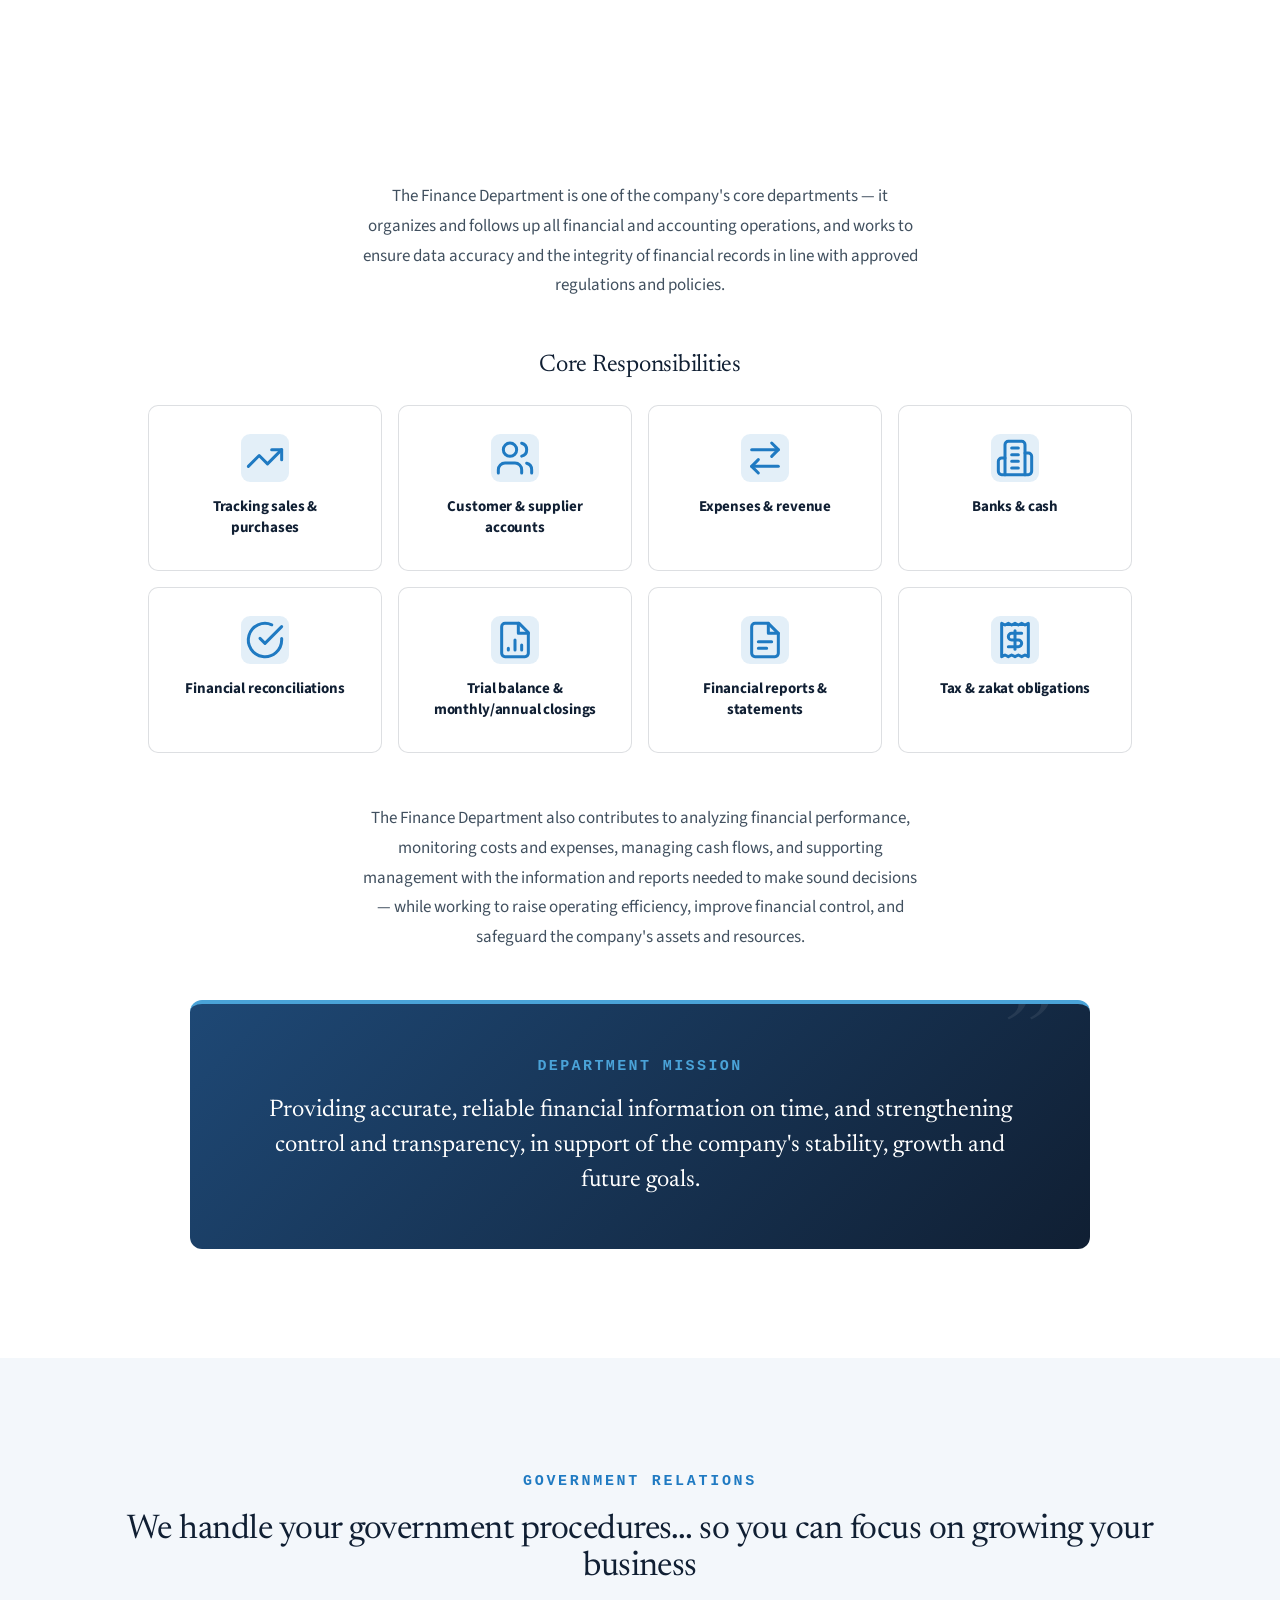
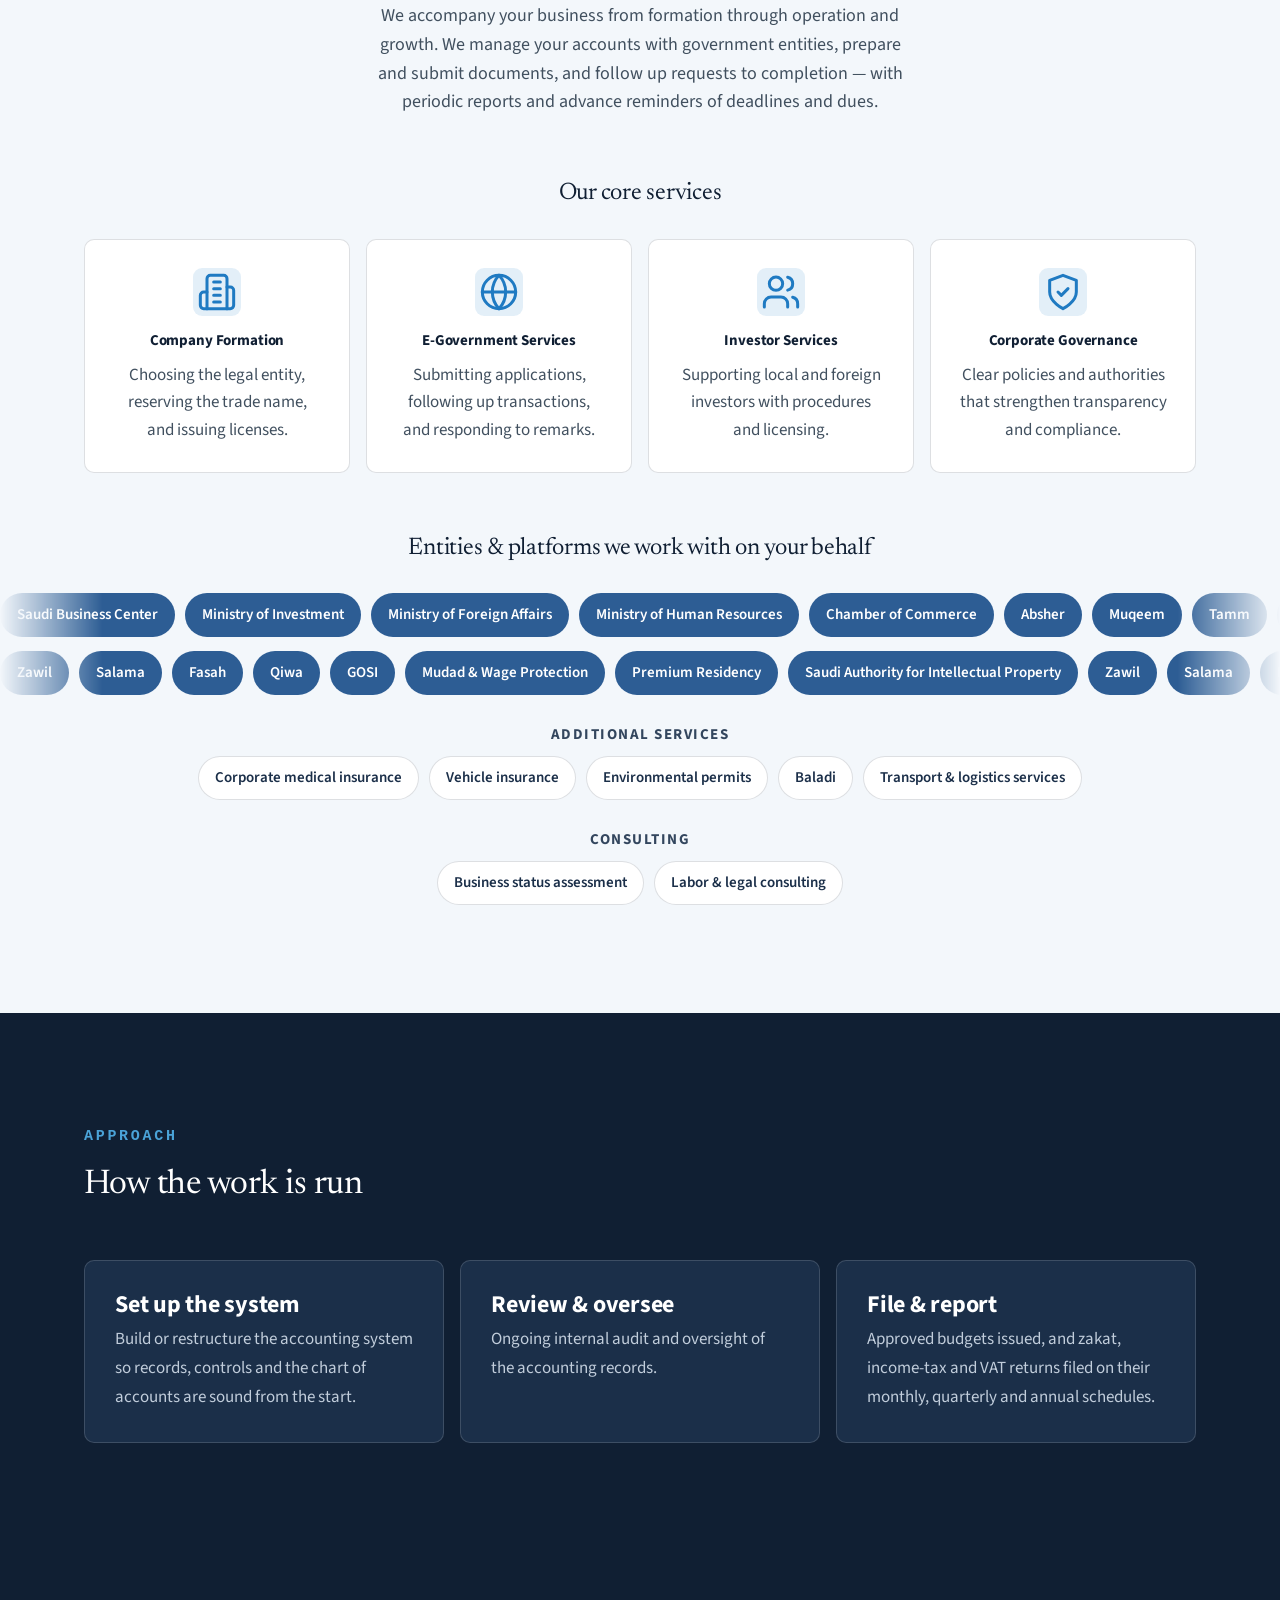
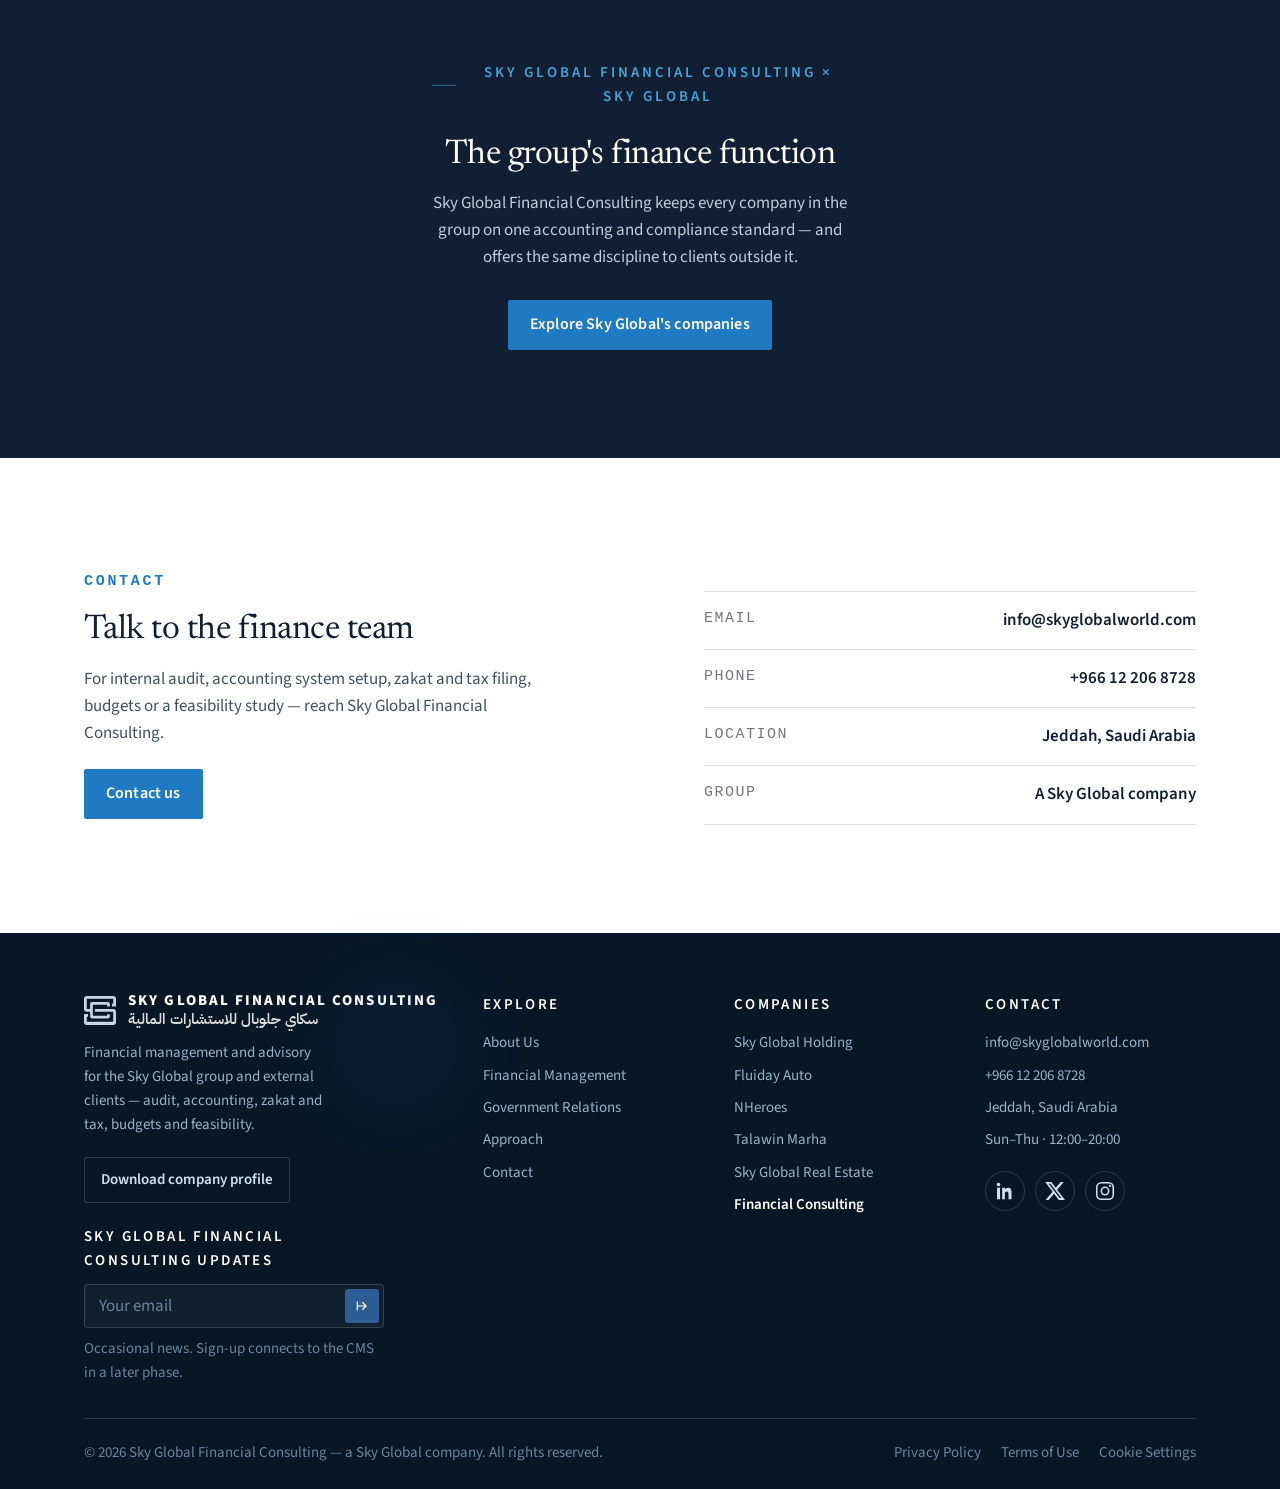
<file: companies/sky-global-financial-consulting.html>
<!doctype html>
<html lang="ar" dir="rtl">
<head>
<meta charset="utf-8" />
<meta name="viewport" content="width=device-width, initial-scale=1" />
<title>سكاي جلوبال للاستشارات المالية — مراجعة وزكاة وضريبة واستشارات</title>
<meta name="title-en" content="Sky Global Financial Consulting — audit, zakat, tax and advisory" />
<meta name="description" content="سكاي جلوبال للاستشارات المالية — المراجعة الداخلية، دراسات الجدوى، الزكاة والضريبة، وتأسيس الأنظمة المحاسبية. إحدى شركات سكاي جلوبال." />
<link rel="stylesheet" href="../assets/theme.css" />
<style>
/* =====================================================================
   SKY GLOBAL FINANCIAL CONSULTING · brand blue #2d5d94 / #1f7ac2 / navy
   Same visual system / hierarchy as the Fluiday Auto and Contracting pages.

   HERO IMAGE — currently a brand-tinted gradient + SG-motif placeholder.
   To swap in a real photo later: add
     <img class="fc-hero-img" src="../assets/img/fcs/hero.jpg" alt="" />
   as the first child of <section class="fc-hero" data-slot="hero-image">
   (the .fc-hero-figure gradient stays as a fallback tint underneath).
   ===================================================================== */
:root{
  --f-blue:#2d5d94; --f-blue-d:#1e4875; --f-blue-l:#1f7ac2; --f-cyan:#4aa3d8;
  --f-ink:#101f33; --f-ink-2:#1b2f49; --f-ink-3:#33465e;
  --f-paper:#ffffff; --f-paper-2:#f3f7fb;
  --f-line:rgba(16,31,51,.14); --f-line-2:rgba(16,31,51,.07);
  --f-line-d:rgba(255,255,255,.15);
  --mono:ui-monospace,"SF Mono","Cascadia Code","Roboto Mono",Menlo,Consolas,monospace;
  --f-hdr:72px;
}
body{background:var(--f-paper);color:var(--f-ink)}
html{scroll-padding-top:var(--f-hdr)}
::selection{background:var(--f-blue-l);color:#fff}

.fc .section{padding-block:clamp(66px,8.5vw,124px)}
.fc .section.dark{background:var(--f-ink);color:#e6ecf3}
.fc .section.tint{background:var(--f-paper-2)}
.fc-wrap{max-width:var(--maxw);margin-inline:auto;padding-inline:var(--gutter)}
.fc-head{max-width:var(--maxw);margin-inline:auto;padding-inline:var(--gutter);margin-bottom:clamp(2.6rem,4.5vw,4rem)}
.fc-kicker{font-family:var(--mono);font-size:15px;font-weight:600;letter-spacing:.18em;text-transform:uppercase;
  color:var(--f-blue-l);display:inline-flex;align-items:center;gap:.9em;margin-bottom:1.3rem}
html[dir="rtl"] .fc-kicker{font-family:var(--ar);letter-spacing:0;text-transform:none;font-weight:700;font-size:15px}
.fc-kicker .n{border:1px solid color-mix(in srgb,var(--f-blue-l) 42%,transparent);border-radius:2px;padding:2px 7px;font-size:15px;letter-spacing:.08em}
.fc .dark .fc-kicker{color:var(--f-cyan)}
.fc-h2{font-family:var(--serif);font-weight:400;font-size:var(--s4);line-height:1.08;letter-spacing:-.015em;max-width:20ch}
html[dir="rtl"] .fc-h2{font-family:var(--ar);font-weight:700;line-height:1.28;letter-spacing:0;max-width:26ch}
.fc .dark .fc-h2{color:#fff}
.fc-lead{font-size:var(--s1);color:var(--ink-soft);font-weight:400;max-width:60ch;margin-top:1.2rem}
html[dir="rtl"] .fc-lead{line-height:1.9}
.fc .dark .fc-lead{color:#c1cddb}
.fc-p{color:var(--ink-soft);max-width:60ch}
.fc-p + .fc-p{margin-top:1rem}
.fc .dark .fc-p{color:#b6c3d3}
.tech{font-family:var(--mono);font-size:15px;font-weight:500;letter-spacing:.14em;text-transform:uppercase;color:var(--f-blue-l)}
html[dir="rtl"] .tech{font-family:var(--ar);letter-spacing:0;text-transform:none;font-weight:700}

.fc .btn-primary{background:var(--f-blue-l);color:#fff}
.fc .btn-primary:hover{background:var(--f-blue-d);color:#fff}

/* ---------- HEADER ---------- */
.fc-hdr{position:fixed;inset-block-start:0;inset-inline:0;z-index:100;
  display:flex;align-items:center;justify-content:space-between;gap:22px;padding:16px var(--gutter);
  transition:background .4s var(--ease),padding .4s var(--ease),box-shadow .4s var(--ease)}
.fc-hdr::after{content:"";position:absolute;inset-inline:0;inset-block-end:0;height:1px;background:rgba(255,255,255,.14);transition:background .4s}
.fc-hdr.scrolled{background:rgba(255,255,255,.96);backdrop-filter:blur(16px);-webkit-backdrop-filter:blur(16px);
  padding-block:10px;box-shadow:0 6px 24px -14px rgba(0,0,0,.22)}
.fc-hdr.scrolled::after{background:var(--f-line)}
.fc-hdr-logo{flex:none;display:flex;align-items:center;gap:9px;color:#fff}
.fc-hdr.scrolled .fc-hdr-logo{color:var(--f-blue-d)}
.fc-hdr-logo .mk{width:30px;height:auto;flex:none;transition:width .4s var(--ease)}
.fc-hdr.scrolled .fc-hdr-logo .mk{width:26px}
.fc-hdr-logo .wm{display:flex;flex-direction:column;line-height:1.05}
.fc-hdr-logo .wm b{font-weight:800;font-size:15px;letter-spacing:.1em}
.fc-hdr-logo .wm i{font-family:var(--ar);font-style:normal;font-weight:600;font-size:15px;opacity:.85;margin-top:2px}
html[dir="rtl"] .fc-hdr-logo .wm b{letter-spacing:.02em}

.fc-nav{display:flex;gap:28px;align-items:center}
.fc-nav a{font-size:17px;font-weight:600;letter-spacing:.01em;color:rgba(255,255,255,.86);padding:8px 2px;position:relative;transition:color .3s}
html[dir="rtl"] .fc-nav a{font-weight:700;font-size:17px}
.fc-hdr.scrolled .fc-nav a{color:var(--f-ink-2)}
.fc-nav a::after{content:"";position:absolute;inset-block-end:2px;inset-inline-start:0;width:0;height:2px;background:var(--f-blue-l);transition:width .3s var(--ease)}
.fc-nav a:hover{color:#fff}
.fc-hdr.scrolled .fc-nav a:hover{color:var(--f-blue-l)}
.fc-nav a:hover::after,.fc-nav a.here::after{width:100%}
.fc-hdr-r{flex:none;display:flex;align-items:center;gap:12px}
.fc-hdr-r .lang{color:#fff;border-color:rgba(255,255,255,.34);font-size:16px;padding:9px 15px}
.fc-hdr.scrolled .fc-hdr-r .lang{color:var(--f-ink);border-color:var(--f-line)}
.fc-hdr-r .lang:hover{border-color:var(--f-blue-l);color:var(--f-blue-l)}
.fc-hdr-r .btn-ghost{padding:10px 20px;font-size:16px}
.fc-hdr.scrolled .fc-hdr-r .btn-ghost{border-color:var(--f-line);color:var(--f-ink)}
.fc-hdr.scrolled .fc-hdr-r .btn-ghost:hover{background:var(--f-blue-l);border-color:var(--f-blue-l);color:#fff}
.fc-menu-toggle{display:none;width:44px;height:44px;align-items:center;justify-content:center;color:#fff}
.fc-hdr.scrolled .fc-menu-toggle{color:var(--f-ink)}

.fc-back{position:absolute;inset-block-start:calc(var(--f-hdr) + 16px);inset-inline-start:var(--gutter);z-index:6;
  font-family:var(--mono);font-size:15px;font-weight:500;letter-spacing:.06em;color:rgba(255,255,255,.66);
  display:inline-flex;align-items:center;gap:.55em;transition:color .3s}
html[dir="rtl"] .fc-back{font-family:var(--ar);letter-spacing:0;font-weight:700}
.fc-back:hover{color:#fff}
.fc-back svg{width:14px;height:14px}
html[dir="rtl"] .fc-back svg{transform:scaleX(-1)}

.fc-mobile{position:fixed;inset:0;z-index:98;background:var(--f-ink);color:#fff;display:flex;flex-direction:column;
  justify-content:center;gap:2px;padding:var(--gutter);transform:translateY(-100%);transition:transform .5s var(--ease);overflow-y:auto}
.fc-mobile.open{transform:none}
.fc-mobile a{font-size:18px;font-weight:400;padding:14px 0;border-bottom:1px solid var(--f-line-d)}
.fc-mobile .btn{align-self:flex-start;margin-top:22px}
@media (max-width:1040px){ .fc-nav{display:none} .fc-menu-toggle{display:flex} .fc-hdr-r .btn-ghost{display:none} }

/* ---------- HERO — brand-tinted placeholder · centred logo · tagline · one CTA ---------- */
.fc-hero{position:relative;min-height:100svh;display:flex;flex-direction:column;align-items:center;justify-content:center;
  text-align:center;overflow:hidden;background:var(--f-ink);color:#fff;
  padding:calc(var(--f-hdr) + 44px) var(--gutter) 92px}
.fc-hero-img{position:absolute;inset:0;width:100%;height:100%;object-fit:cover;object-position:50% 46%;z-index:1}
.fc-hero-figure{position:absolute;inset:0;z-index:0;background:
  radial-gradient(120% 80% at 78% 12%,rgba(74,163,216,.55),transparent 55%),
  radial-gradient(90% 70% at 12% 92%,rgba(30,72,117,.85),transparent 60%),
  linear-gradient(158deg,#1a3f68 0%,#2d5d94 46%,#1f7ac2 100%)}
.fc-hero-motif{position:absolute;inset:0;z-index:1;opacity:.16;mix-blend-mode:soft-light;pointer-events:none}
.fc-hero-motif svg{position:absolute;inset-block-start:50%;inset-inline-end:-14%;width:min(72vh,720px);height:auto;transform:translateY(-50%) rotate(-8deg)}
.fc-hero:has(.fc-hero-img) .fc-hero-motif{display:none}
.fc-hero-grain{position:absolute;inset:0;z-index:2;pointer-events:none;opacity:.5;background:
  linear-gradient(180deg,rgba(9,17,28,.5) 0%,rgba(9,17,28,.2) 38%,rgba(9,17,28,.42) 66%,rgba(9,17,28,.82) 100%)}
.fc-hero:has(.fc-hero-img) .fc-hero-grain{opacity:1;background:
  linear-gradient(158deg,rgba(20,52,86,.5),rgba(15,28,45,.34) 45%,rgba(31,122,194,.28)),
  radial-gradient(78% 62% at 50% 44%,rgba(9,17,28,.14),rgba(9,17,28,.52)),
  linear-gradient(180deg,rgba(9,17,28,.62) 0%,rgba(9,17,28,.4) 38%,rgba(9,17,28,.58) 68%,rgba(9,17,28,.9) 100%)}
.fc-hero-center{position:relative;z-index:3;display:flex;flex-direction:column;align-items:center;gap:clamp(1.4rem,3.2vw,2.2rem);max-width:680px}
.fc-hero-logo{display:flex;flex-direction:column;align-items:center;gap:.7rem;filter:drop-shadow(0 16px 46px rgba(0,0,0,.45))}
.fc-hero-logo .mk{width:min(28vw,140px);height:auto;color:#fff}
.fc-hero-logo .wm{display:flex;flex-direction:column;align-items:center;line-height:1;gap:.5rem}
.fc-hero-logo .wm b{font-weight:800;font-size:clamp(1.45rem,1rem + 2.3vw,2.6rem);letter-spacing:.14em;color:#fff}
.fc-hero-logo .wm i{font-family:var(--ar);font-style:normal;font-weight:700;font-size:clamp(1.05rem,.8rem + 1.3vw,1.6rem);color:#fff;opacity:.94}
html[dir="rtl"] .fc-hero-logo .wm b{letter-spacing:.04em}
.fc-hero-tagline{font-size:var(--s1);font-weight:400;line-height:1.55;color:rgba(255,255,255,.94);max-width:52ch;text-shadow:0 2px 22px rgba(0,0,0,.5)}
html[dir="rtl"] .fc-hero-tagline{line-height:1.9}
.fc-hero-center .btn{font-size:16px;padding:15px 34px;box-shadow:0 14px 40px -14px rgba(31,122,194,.7)}
.fc-hero-scroll{position:absolute;z-index:3;inset-block-end:24px;inset-inline:0;margin-inline:auto;width:34px;height:34px;
  display:grid;place-items:center;color:rgba(255,255,255,.65);border:1px solid rgba(255,255,255,.25);border-radius:999px;transition:.3s}
.fc-hero-scroll:hover{color:#fff;border-color:rgba(255,255,255,.6)}
.fc-hero-scroll svg{width:15px;height:15px;animation:fcbob 2s var(--ease) infinite}
@keyframes fcbob{0%,100%{transform:translateY(-2px)}50%{transform:translateY(2px)}}
@media (prefers-reduced-motion:reduce){.fc-hero-scroll svg{animation:none}}

/* ---------- ABOUT — editorial two-column: text + 2x2 feature cards ---------- */
#about{position:relative;background:#f5f8fc;overflow:hidden}
.fc-two{display:grid;grid-template-columns:1.05fr .95fr;gap:clamp(34px,6vw,84px);align-items:start;
  max-width:var(--maxw);margin-inline:auto;padding-inline:var(--gutter)}
#about .fc-two{align-items:center;position:relative;z-index:1}
.fc-ab-kicker{display:flex;align-items:center;gap:.85em;margin-bottom:1.3rem;color:#2d5d94;
  font-family:var(--mono);font-size:15px;font-weight:600;letter-spacing:.18em;text-transform:uppercase}
.fc-ab-kicker::before{content:"";width:34px;height:2px;background:#2d5d94;flex:none}
html[dir="rtl"] .fc-ab-kicker{font-family:var(--ar);letter-spacing:0;text-transform:none;font-weight:700;font-size:15px}
.fc-ab-h{font-family:var(--serif);font-weight:400;font-size:var(--s4);line-height:1.08;letter-spacing:-.015em;max-width:16ch;color:#1e4875}
html[dir="rtl"] .fc-ab-h{font-family:var(--ar);font-weight:700;line-height:1.2;letter-spacing:0;max-width:20ch}
.fc-ab-h .acc{color:#2d5d94}
.fc-ab-p{max-width:560px;margin-top:1.4rem;color:var(--ink-soft);line-height:1.75}
html[dir="rtl"] .fc-ab-p{line-height:1.9}
.fc-ab-quote{max-width:560px;margin:1.6rem 0 0;padding-block:.2rem;padding-inline-start:1.1rem;border-inline-start:3px solid #2d5d94;
  font-size:18px;font-weight:600;line-height:1.7;color:#1e4875}
html[dir="rtl"] .fc-ab-quote{line-height:1.95}
.fc-ab-cta{display:inline-flex;align-items:center;gap:.55em;margin-top:1.8rem;color:#2d5d94;font-weight:700;font-size:15px;
  padding-block:6px;border-block-end:2px solid transparent}
.fc-ab-cta:hover{border-color:#2d5d94}
.fc-ab-cta svg{width:18px;height:18px;flex:none;transition:transform .3s var(--ease)}
.fc-ab-cta:hover svg{transform:translateX(4px)}
html[dir="rtl"] .fc-ab-cta svg{transform:scaleX(-1)}
html[dir="rtl"] .fc-ab-cta:hover svg{transform:scaleX(-1) translateX(4px)}

.fc-ab-cards{position:relative;display:grid;grid-template-columns:1fr 1fr;gap:18px;grid-auto-rows:1fr}
.fc-ab-cards>.reveal{display:flex;position:relative;z-index:1}
.fc-ab-mark{position:absolute;inset:-8% -6%;z-index:0;display:grid;place-items:center;pointer-events:none;opacity:.04;color:#1e4875}
.fc-ab-mark svg{width:88%;height:auto}
.fc-ab-card{position:relative;flex:1;display:flex;flex-direction:column;gap:14px;padding:24px 22px 22px;background:#fff;border-radius:14px;
  border:1px solid transparent;box-shadow:0 10px 30px -18px rgba(30,72,117,.28),0 2px 6px -2px rgba(30,72,117,.06);overflow:hidden;
  transition:transform .35s var(--ease),box-shadow .35s var(--ease),border-color .3s}
.fc-ab-card::before{content:"";position:absolute;inset-block-start:0;inset-inline:0;height:3px;background:#2d5d94;
  transform:scaleX(0);transform-origin:left;transition:transform .4s var(--ease)}
html[dir="rtl"] .fc-ab-card::before{transform-origin:right}
.fc-ab-card:hover{transform:translateY(-4px);border-color:rgba(45,93,148,.28);box-shadow:0 22px 40px -20px rgba(30,72,117,.4)}
.fc-ab-card:hover::before{transform:scaleX(1)}
.fc-ab-ic{width:56px;height:56px;border-radius:12px;display:grid;place-items:center;background:rgba(45,93,148,.1);color:#2d5d94;flex:none}
.fc-ab-ic svg{width:44px;height:44px} /* large card icons — 40–56px band */
.fc-ab-k{font-family:var(--mono);font-size:15px;font-weight:600;letter-spacing:.14em;text-transform:uppercase;color:#74787c;display:block}
html[dir="rtl"] .fc-ab-k{font-family:var(--ar);letter-spacing:0;text-transform:none;font-size:15px}
.fc-ab-v{display:block;margin-top:6px;font-size:16px;font-weight:700;line-height:1.55;color:#1e4875}
@media (max-width:900px){
  #about .fc-two{align-items:start}
  .fc-ab-mark{inset:0}
}
@media (max-width:480px){
  .fc-ab-cards{grid-template-columns:1fr;gap:14px}
}
@media (prefers-reduced-motion:reduce){ .fc-ab-card,.fc-ab-card::before,.fc-ab-cta svg{transition:none} .fc-ab-card:hover{transform:none} }


/* ---------- SERVICE CLUSTERS ---------- */
.fc-svc{border:1px solid var(--f-line);border-radius:10px;padding:clamp(20px,2.3vw,28px);background:var(--f-paper);
  transition:border-color .3s,box-shadow .3s var(--ease)}
.fc-svc:hover{border-color:var(--f-blue-l);box-shadow:0 18px 40px -22px rgba(31,122,194,.5)}
.fc-svc-ic{width:48px;height:48px;border-radius:9px;display:grid;place-items:center;margin-bottom:14px;
  background:color-mix(in srgb,var(--f-blue-l) 12%,transparent)}
.fc-svc-ic svg{width:40px;height:40px;color:var(--f-blue-l)} /* service icons — 32–48px band */
.fc-svc h4{font-size:15px;font-weight:700;line-height:1.4;margin-bottom:.3rem}
.fc-svc .en{font-family:var(--mono);font-size:15px;letter-spacing:.06em;text-transform:uppercase;color:var(--gray);display:block}
html[dir="rtl"] .fc-svc .en{font-family:var(--ar);letter-spacing:0;text-transform:none;font-weight:600}
.fc-svc p{font-size:17px;color:var(--ink-soft);line-height:1.6;margin-top:.5rem}

/* ---------- GOVERNMENT RELATIONS ---------- */
.fc-gr-sub{margin-top:clamp(3rem,5vw,4.4rem)}
.fc-gr-sub:first-of-type{margin-top:0}
.fc-gr-sub-h{max-width:var(--maxw);margin:0 auto clamp(1.6rem,2.6vw,2.2rem);padding-inline:var(--gutter)}
/* centered layout for this section only */
#government-relations .fc-head{text-align:center}
#government-relations .fc-h2{margin-inline:auto;max-width:none}
#government-relations .fc-lead{margin-inline:auto}
#government-relations .fc-gr-sub-h{text-align:center}
#government-relations .fc-svc{display:flex;flex-direction:column;align-items:center;text-align:center}
#government-relations .fc-badge-group{text-align:center}
#government-relations .fc-badges{justify-content:center}
.fc-svc-grid{display:grid;grid-template-columns:repeat(4,1fr);gap:16px;max-width:var(--maxw);margin-inline:auto;padding-inline:var(--gutter)}
.fc-badges-wrap{max-width:var(--maxw);margin-inline:auto;padding-inline:var(--gutter)}
.fc-badge-group{margin-top:clamp(1.6rem,2.6vw,2.2rem)}
.fc-badge-group:first-child{margin-top:0}
.fc-badge-group h4{font-size:15px;font-weight:700;letter-spacing:.1em;text-transform:uppercase;color:var(--f-ink-3);margin-bottom:.9rem}
html[dir="rtl"] .fc-badge-group h4{letter-spacing:0;text-transform:none}
.fc-badges{display:flex;flex-wrap:wrap;gap:10px}
.fc-badge{display:inline-flex;align-items:center;padding:9px 16px;border:1px solid var(--f-line);border-radius:999px;
  background:var(--f-paper);font-size:15px;font-weight:600;color:var(--f-ink-2);transition:border-color .3s,color .3s,background-color .3s}
.fc-badge:hover{border-color:var(--f-blue-l);color:var(--f-blue-l);background:#fff}

/* animated marquee — entities & platforms (vanilla re-implementation of the
   shadcn/magicui "Marquee" pattern: duplicated track, translateX(-50%) loop,
   reverse direction for the second row, edge fade via mask-image, pause on hover) */
.fc-marquee-stack{display:flex;flex-direction:column;gap:14px;margin-bottom:clamp(1.6rem,2.6vw,2.2rem)}
.fc-marquee-wrap{position:relative;width:100%;overflow:hidden;direction:ltr;
  -webkit-mask-image:linear-gradient(90deg,transparent,#000 8%,#000 92%,transparent);
          mask-image:linear-gradient(90deg,transparent,#000 8%,#000 92%,transparent)}
.fc-marquee-track{display:flex;width:max-content;gap:10px;animation:fc-marquee-scroll 36s linear infinite}
.fc-marquee-track.fc-marquee-right{animation-direction:reverse}
.fc-marquee-track:hover{animation-play-state:paused}
.fc-marquee-track .fc-badge{cursor:default;border-color:transparent;background:var(--f-blue);color:#fff}
.fc-marquee-track .fc-badge:hover{border-color:transparent;background:var(--f-blue-d);color:#fff}
@keyframes fc-marquee-scroll{from{transform:translateX(0)}to{transform:translateX(-50%)}}
@media (prefers-reduced-motion:reduce){ .fc-marquee-track{animation:none} }
@media (max-width:1040px){ .fc-svc-grid{grid-template-columns:1fr 1fr} }
@media (max-width:600px){ .fc-svc-grid{grid-template-columns:1fr} }

/* ---------- FINANCIAL MANAGEMENT — single centered section ---------- */
.fc-fm{max-width:var(--maxw);margin-inline:auto;padding-inline:var(--gutter);text-align:center}
.fc-fm-h3{font-family:var(--serif);font-weight:400;font-size:var(--s2);line-height:1.2;letter-spacing:-.01em;margin-bottom:1.8rem}
html[dir="rtl"] .fc-fm-h3{font-family:var(--ar);font-weight:700;line-height:1.4;letter-spacing:0}
.fc-fm-p{color:var(--ink-soft);line-height:1.75;max-width:70ch;margin-inline:auto}
html[dir="rtl"] .fc-fm-p{line-height:1.95}
.fc-fm-p + .fc-fm-p{margin-top:1rem}
.fc-fm-p + .fc-svc-grid,.fc-svc-grid + .fc-fm-p{margin-top:clamp(2.6rem,4.2vw,3.6rem)}
.fc-fm-p + .fc-fm-h3{margin-top:clamp(2.6rem,4.2vw,3.6rem)}
.fc-fm-quote{margin:clamp(2.4rem,4vw,3.4rem) auto 0;max-width:900px;border-radius:12px;
  background:linear-gradient(135deg,var(--f-blue-d),var(--f-ink));color:#fff;text-align:center;
  padding:clamp(28px,4vw,52px);border-block-start:4px solid var(--f-cyan);position:relative;overflow:hidden}
.fc-fm-quote::after{content:"\201D";position:absolute;inset-inline-end:clamp(16px,3vw,36px);inset-block-start:-.15em;font-family:var(--serif);
  font-size:9rem;line-height:1;color:rgba(255,255,255,.08);pointer-events:none}
.fc-fm-quote-l{font-family:var(--mono);font-size:15px;font-weight:600;letter-spacing:.16em;text-transform:uppercase;color:var(--f-cyan);margin-bottom:1rem}
html[dir="rtl"] .fc-fm-quote-l{font-family:var(--ar);letter-spacing:0;text-transform:none;font-size:15px;font-weight:700}
.fc-fm-quote blockquote{font-family:var(--serif);font-size:var(--s2);line-height:1.45;font-weight:400;max-width:60ch;margin-inline:auto;position:relative;z-index:1}
html[dir="rtl"] .fc-fm-quote blockquote{font-family:var(--ar);font-weight:600;line-height:1.85}

#financial-management .fc-head{text-align:center}
#financial-management .fc-h2{margin-inline:auto;max-width:none}
#financial-management .fc-svc{display:flex;flex-direction:column;align-items:center;text-align:center}
#financial-management .fc-svc-grid{margin-bottom:clamp(2.6rem,4.2vw,3.6rem)}

/* ---------- APPROACH ---------- */
.fc-appr{display:grid;grid-template-columns:repeat(3,1fr);gap:16px;max-width:var(--maxw);margin-inline:auto;padding-inline:var(--gutter)}
.fc-appr > div{padding:clamp(22px,2.6vw,30px);border:1px solid var(--f-line-d);border-radius:10px;background:var(--f-ink-2)}
.fc-appr .an{font-family:var(--serif);font-size:1.7rem;color:var(--f-cyan);line-height:1;display:block;margin-bottom:.9rem}
html[dir="rtl"] .fc-appr .an{font-family:var(--ar)}
.fc-appr h3{font-size:24px;font-weight:700;color:#fff;margin-bottom:.5rem} /* real <h3> — 22–26px band */
.fc-appr p{font-size:17px;color:#c1cddb;line-height:1.7}

/* ---------- CONTACT ---------- */
.fc-contact-rows{margin-top:1.7rem;border-block-start:1px solid var(--f-line)}
.fc-contact-rows div{display:flex;justify-content:space-between;gap:16px;padding:15px 0;border-block-end:1px solid var(--f-line);font-size:17px}
.fc-contact-rows .k{font-family:var(--mono);font-size:15px;letter-spacing:.1em;text-transform:uppercase;color:var(--gray)}
html[dir="rtl"] .fc-contact-rows .k{font-family:var(--ar);letter-spacing:0;text-transform:none}
.fc-contact-rows .v{font-weight:600;text-align:end}

/* ---------- FOOTER ----------
   Structure/CSS lives in the shared assets/footer.js + theme.css .ft* rules.
   No accent override here — Financial Consulting keeps the same Sky Global blue. */

@media (max-width:1040px){
  .fc-two{grid-template-columns:1fr}
  .fc-appr{grid-template-columns:1fr 1fr}
}
@media (max-width:600px){
  .fc-appr{grid-template-columns:1fr}
  .fc-contact-rows div{flex-direction:column;gap:2px}
  .fc-contact-rows .v{text-align:start}
}
</style>
</head>
<body id="top" class="fc">

<svg class="sg-defs" aria-hidden="true"><defs>
  <linearGradient id="sgGrad" x1="0" y1="0" x2="1476.09" y2="0" gradientUnits="userSpaceOnUse">
    <stop offset="0" stop-color="#7C8AD0"/><stop offset="1" stop-color="#33469C"/>
  </linearGradient>
  <symbol id="sgMark" viewBox="0 0 1476.09 1343.36">
    <path d="M 128.27 0.00 C 57.43 0.00 0.00 57.43 0.00 128.25 L 0.00 128.25 L 0.00 595.00 C 0.00 665.84 57.43 723.28 128.27 723.28 L 128.27 723.28 L 281.90 723.28 L 281.90 951.25 C 281.90 1000.30 321.66 1040.06 370.71 1040.06 L 370.71 1040.06 L 1105.38 1040.06 C 1154.42 1040.06 1194.18 1000.30 1194.18 951.25 L 1194.18 951.25 L 1194.18 837.23 L 1068.89 837.23 L 1068.89 914.77 L 407.19 914.77 L 407.19 403.51 L 1068.89 403.51 L 1068.89 482.59 L 1194.18 482.59 L 1194.18 367.03 C 1194.18 317.98 1154.42 278.22 1105.38 278.22 L 1105.38 278.22 L 370.71 278.22 C 321.66 278.22 281.90 317.98 281.90 367.03 L 281.90 367.03 L 281.90 595.00 L 128.27 595.00 L 128.27 128.25 L 1347.81 128.25 L 1347.81 356.95 L 1287.60 356.95 L 1287.60 483.39 L 1476.09 483.39 L 1476.09 128.25 C 1476.09 57.43 1418.65 0.00 1347.81 0.00 L 1347.81 0.00 Z"/>
    <path d="M 501.41 595.00 L 501.41 723.28 L 1347.81 723.28 L 1347.81 1186.17 L 128.27 1186.17 L 128.27 961.85 L 187.66 961.85 L 187.66 835.39 L 0.00 835.39 L 0.00 1215.09 C 0.00 1285.93 57.43 1343.36 128.27 1343.36 L 128.27 1343.36 L 1347.81 1343.36 C 1418.65 1343.36 1476.09 1285.93 1476.09 1215.09 L 1476.09 1215.09 L 1476.09 723.28 C 1476.09 687.84 1461.73 655.79 1438.52 632.56 L 1438.52 632.56 C 1415.30 609.36 1383.24 595.00 1347.81 595.00 L 1347.81 595.00 Z"/>
  </symbol>
</defs></svg>

<header class="fc-hdr" id="fcHdr">
  <a href="#top" class="fc-hdr-logo" aria-label="Sky Global Financial Consulting — home">
    <svg class="mk" viewBox="0 0 1476.09 1343.36" aria-hidden="true"><use href="#sgMark" fill="currentColor"/></svg>
    <span class="wm"><b>SKY GLOBAL</b><i data-en="Financial Consulting" data-ar="للاستشارات المالية">للاستشارات المالية</i></span>
  </a>
  <nav class="fc-nav" aria-label="Sections">
    <a href="#about" data-en="About Us" data-ar="من نحن">من نحن</a>
    <a href="#financial-management" data-en="Financial Management" data-ar="الإدارة المالية">الإدارة المالية</a>
    <a href="#government-relations" data-en="Government Relations" data-ar="إدارة العلاقات الحكومية">إدارة العلاقات الحكومية</a>
    <a href="#approach" data-en="Approach" data-ar="منهجيتنا">منهجيتنا</a>
    <a href="#contact" data-en="Contact" data-ar="تواصل معنا">تواصل معنا</a>
  </nav>
  <div class="fc-hdr-r">
    <button class="lang" id="langBtn" aria-label="Switch language">
      <svg width="15" height="15" viewBox="0 0 24 24" fill="none" aria-hidden="true"><path d="M12 3a9 9 0 100 18 9 9 0 000-18zM3 12h18M12 3c2.5 2.7 3.8 6 3.8 9S14.5 18.3 12 21M12 3C9.5 5.7 8.2 9 8.2 12S9.5 18.3 12 21" stroke="currentColor" stroke-width="1.5" stroke-linecap="round"/></svg>
      <span class="lbl" id="langLabel">English</span>
    </button>
    <a href="#contact" class="btn btn-ghost" data-en="Contact" data-ar="تواصل معنا">تواصل معنا</a>
    <button class="fc-menu-toggle" id="fcMenuToggle" aria-label="Menu" aria-expanded="false">
      <svg width="22" height="22" viewBox="0 0 24 24" fill="none"><path d="M3 6h18M3 12h18M3 18h18" stroke="currentColor" stroke-width="1.8" stroke-linecap="round"/></svg>
    </button>
  </div>
</header>

<div class="fc-mobile" id="fcMobile">
  <a href="#about" data-en="About Us" data-ar="من نحن">من نحن</a>
  <a href="#financial-management" data-en="Financial Management" data-ar="الإدارة المالية">الإدارة المالية</a>
  <a href="#government-relations" data-en="Government Relations" data-ar="إدارة العلاقات الحكومية">إدارة العلاقات الحكومية</a>
  <a href="#approach" data-en="Approach" data-ar="منهجيتنا">منهجيتنا</a>
  <a href="#contact" data-en="Contact" data-ar="تواصل معنا">تواصل معنا</a>
  <a href="#contact" class="btn btn-ghost" data-en="Contact" data-ar="تواصل معنا">تواصل معنا</a>
</div>

<a href="../index.html#companies" class="fc-back" data-en="Sky Global Holding" data-ar="سكاي جلوبال القابضة">
  <svg viewBox="0 0 24 24" fill="none" aria-hidden="true"><path d="M19 12H5m6-6-6 6 6 6" stroke="currentColor" stroke-width="2" stroke-linecap="round" stroke-linejoin="round"/></svg>
  <span data-en="Sky Global Holding" data-ar="سكاي جلوبال القابضة">سكاي جلوبال القابضة</span>
</a>

<!-- ================= HERO (brand-tinted placeholder — swap in a real photo later) ================= -->
<section class="fc-hero" id="hero" data-slot="hero-image">
  <img class="fc-hero-img" src="../assets/img/fcs/hero.jpg" alt="" decoding="async" fetchpriority="high" />
  <div class="fc-hero-figure" aria-hidden="true"></div>
  <div class="fc-hero-motif" aria-hidden="true">
    <svg viewBox="0 0 400 400" fill="none" xmlns="http://www.w3.org/2000/svg">
      <rect x="40" y="40" width="320" height="320" rx="64" stroke="#fff" stroke-width="2"/>
      <rect x="92" y="92" width="216" height="216" rx="44" stroke="#fff" stroke-width="2"/>
      <rect x="144" y="144" width="112" height="112" rx="26" stroke="#fff" stroke-width="2"/>
      <path d="M200 0v40M200 360v40M0 200h40M360 200h40" stroke="#fff" stroke-width="2"/>
      <circle cx="200" cy="200" r="7" fill="#fff"/>
    </svg>
  </div>
  <div class="fc-hero-grain" aria-hidden="true"></div>

  <div class="fc-hero-center" data-load>
    <div class="fc-hero-logo">
      <svg class="mk" viewBox="0 0 1476.09 1343.36" aria-hidden="true"><use href="#sgMark" fill="currentColor"/></svg>
      <span class="wm"><b>SKY GLOBAL</b><i data-en="Financial Consulting" data-ar="للاستشارات المالية">للاستشارات المالية</i></span>
    </div>
    <p class="fc-hero-tagline"
       data-en="The finance function of the Sky Global group — internal audit, accounting systems, zakat and tax, budgets and feasibility studies, delivered to a single standard of accuracy and compliance."
       data-ar="الذراع المالية لمجموعة سكاي جلوبال — المراجعة الداخلية، والأنظمة المحاسبية، والزكاة والضريبة، والميزانيات ودراسات الجدوى، بمعيار واحد من الدقة والالتزام.">الذراع المالية لمجموعة سكاي جلوبال — مراجعة وأنظمة محاسبية وزكاة وضريبة واستشارات.</p>
    <a href="#financial-management" class="btn btn-primary" data-en="Our services" data-ar="خدماتنا">خدماتنا
      <svg class="arr" viewBox="0 0 24 24" fill="none" aria-hidden="true"><path d="M5 12h14m-6-6 6 6-6 6" stroke="currentColor" stroke-width="2" stroke-linecap="round" stroke-linejoin="round"/></svg></a>
  </div>

  <a class="fc-hero-scroll" href="#about" aria-label="Scroll to About">
    <svg viewBox="0 0 24 24" fill="none" aria-hidden="true"><path d="M12 5v14m0 0-6-6m6 6 6-6" stroke="currentColor" stroke-width="2" stroke-linecap="round" stroke-linejoin="round"/></svg>
  </a>
</section>

<!-- ================= ABOUT ================= -->
<section class="section" id="about">
  <div class="fc-two">
    <div>
      <p class="fc-ab-kicker reveal" data-en="About Us" data-ar="من نحن">من نحن</p>
      <h2 class="fc-ab-h display reveal" style="--d:80" data-en="One finance standard for <span class=&quot;acc&quot;>the whole group</span>" data-ar="معيار مالي واحد <span class=&quot;acc&quot;>للمجموعة بأكملها</span>">معيار مالي واحد <span class="acc">للمجموعة بأكملها</span></h2>
      <p class="fc-ab-p reveal" style="--d:160" data-en="Sky Global Financial Consulting provides financial management and advisory services to the group's companies and its clients — from setting up accounting systems to internal audit, zakat and tax, and feasibility studies."
         data-ar="تقدّم سكاي جلوبال للاستشارات المالية خدمات الإدارة المالية والاستشارات لشركات المجموعة وعملائها، من تأسيس الأنظمة المحاسبية إلى المراجعة الداخلية والزكاة والضريبة ودراسات الجدوى.">تقدّم سكاي جلوبال للاستشارات المالية خدمات الإدارة المالية والاستشارات لشركات المجموعة وعملائها، من تأسيس الأنظمة المحاسبية إلى المراجعة الداخلية والزكاة والضريبة ودراسات الجدوى.</p>
      <blockquote class="fc-ab-quote reveal" style="--d:240" data-en="We work with accuracy and disclosure, in full compliance with the regulatory requirements in the Kingdom."
         data-ar="نعمل بدقة وإفصاح، والتزام كامل بالمتطلبات النظامية في المملكة.">نعمل بدقة وإفصاح، والتزام كامل بالمتطلبات النظامية في المملكة.</blockquote>
      <a class="fc-ab-cta reveal" style="--d:320" href="#financial-management"><span data-en="Discover our services" data-ar="تعرّف على خدماتنا">تعرّف على خدماتنا</span><svg viewBox="0 0 24 24" fill="none" aria-hidden="true"><path d="M5 12h14m0 0-6-6m6 6-6 6" stroke="currentColor" stroke-width="2" stroke-linecap="round" stroke-linejoin="round"/></svg></a>
    </div>
    <div class="fc-ab-cards">
      <div class="fc-ab-mark" aria-hidden="true"><svg viewBox="0 0 1476.09 1343.36"><use href="#sgMark" fill="currentColor"/></svg></div>
      <div class="reveal" style="--d:200">
        <div class="fc-ab-card">
          <span class="fc-ab-ic"><svg viewBox="0 0 24 24" fill="none" aria-hidden="true"><path d="M20 13c0 5-3.5 7.5-7.66 8.95a1 1 0 0 1-.67-.01C7.5 20.5 4 18 4 13V6a1 1 0 0 1 1-1c2 0 4.5-1.2 6.24-2.72a1.17 1.17 0 0 1 1.52 0C14.51 3.81 17 5 19 5a1 1 0 0 1 1 1z" stroke="currentColor" stroke-width="1.8" stroke-linecap="round" stroke-linejoin="round"/><path d="m9 12 2 2 4-4" stroke="currentColor" stroke-width="1.8" stroke-linecap="round" stroke-linejoin="round"/></svg></span>
          <div><span class="fc-ab-k" data-en="Compliance" data-ar="الالتزام">الالتزام</span><span class="fc-ab-v" data-en="Zakat, income tax &amp; VAT, filed on schedule" data-ar="الزكاة والدخل والقيمة المضافة في مواعيدها">الزكاة والدخل والقيمة المضافة في مواعيدها</span></div>
        </div>
      </div>
      <div class="reveal" style="--d:280">
        <div class="fc-ab-card">
          <span class="fc-ab-ic"><svg viewBox="0 0 24 24" fill="none" aria-hidden="true"><path d="M16 7h6v6" stroke="currentColor" stroke-width="1.8" stroke-linecap="round" stroke-linejoin="round"/><path d="m22 7-8.5 8.5-5-5L2 17" stroke="currentColor" stroke-width="1.8" stroke-linecap="round" stroke-linejoin="round"/></svg></span>
          <div><span class="fc-ab-k" data-en="Scope" data-ar="النطاق">النطاق</span><span class="fc-ab-v" data-en="Audit · accounting · budgets · advisory" data-ar="مراجعة · محاسبة · ميزانيات · استشارات">مراجعة · محاسبة · ميزانيات · استشارات</span></div>
        </div>
      </div>
      <div class="reveal" style="--d:360">
        <div class="fc-ab-card">
          <span class="fc-ab-ic"><svg viewBox="0 0 24 24" fill="none" aria-hidden="true"><rect x="3" y="3" width="7" height="7" rx="1" stroke="currentColor" stroke-width="1.8"/><rect x="14" y="3" width="7" height="7" rx="1" stroke="currentColor" stroke-width="1.8"/><rect x="14" y="14" width="7" height="7" rx="1" stroke="currentColor" stroke-width="1.8"/><rect x="3" y="14" width="7" height="7" rx="1" stroke="currentColor" stroke-width="1.8"/></svg></span>
          <div><span class="fc-ab-k" data-en="Structure" data-ar="الهيكلة">الهيكلة</span><span class="fc-ab-v" data-en="Integrated accounting systems, built from the ground up" data-ar="أنظمة محاسبية متكاملة تُبنى من الأساس">أنظمة محاسبية متكاملة تُبنى من الأساس</span></div>
        </div>
      </div>
      <div class="reveal" style="--d:440">
        <div class="fc-ab-card">
          <span class="fc-ab-ic"><svg viewBox="0 0 24 24" fill="none" aria-hidden="true"><path d="M20 10c0 4.993-5.539 10.193-7.399 11.799a1 1 0 0 1-1.202 0C9.539 20.193 4 14.993 4 10a8 8 0 0 1 16 0" stroke="currentColor" stroke-width="1.8" stroke-linecap="round" stroke-linejoin="round"/><circle cx="12" cy="10" r="3" stroke="currentColor" stroke-width="1.8"/></svg></span>
          <div><span class="fc-ab-k" data-en="Group" data-ar="المجموعة">المجموعة</span><span class="fc-ab-v" data-en="A Sky Global company · Saudi Arabia" data-ar="شركة من سكاي جلوبال · المملكة العربية السعودية">شركة من سكاي جلوبال · المملكة العربية السعودية</span></div>
        </div>
      </div>
    </div>
  </div>
</section>

<!-- ================= FINANCIAL MANAGEMENT ================= -->
<section class="section" id="financial-management">
  <div class="fc-head">
    <h2 class="fc-h2 display reveal" data-en="Financial Management" data-ar="الإدارة المالية">الإدارة المالية</h2>
  </div>
  <div class="fc-fm">
    <p class="fc-fm-p reveal"
       data-en="The Finance Department is one of the company's core departments — it organizes and follows up all financial and accounting operations, and works to ensure data accuracy and the integrity of financial records in line with approved regulations and policies."
       data-ar="يُعد القسم المالي من الأقسام الأساسية في الشركة، حيث يتولى تنظيم ومتابعة جميع العمليات المالية والمحاسبية، والعمل على ضمان دقة البيانات وسلامة التسجيلات المالية وفق الأنظمة والسياسات المعتمدة.">يُعد القسم المالي من الأقسام الأساسية في الشركة، حيث يتولى تنظيم ومتابعة جميع العمليات المالية والمحاسبية، والعمل على ضمان دقة البيانات وسلامة التسجيلات المالية وفق الأنظمة والسياسات المعتمدة.</p>

    <h3 class="fc-fm-h3" data-en="Core Responsibilities" data-ar="المهام الأساسية">المهام الأساسية</h3>
    <div class="fc-svc-grid" data-stagger>
      <div class="fc-svc reveal">
        <span class="fc-svc-ic"><svg viewBox="0 0 24 24" fill="none" stroke="currentColor" stroke-width="1.8" stroke-linecap="round" stroke-linejoin="round" aria-hidden="true"><polyline points="22 7 13.5 15.5 8.5 10.5 2 17"/><polyline points="16 7 22 7 22 13"/></svg></span>
        <h4 data-en="Tracking sales &amp; purchases" data-ar="متابعة المبيعات والمشتريات">متابعة المبيعات والمشتريات</h4>
      </div>
      <div class="fc-svc reveal">
        <span class="fc-svc-ic"><svg viewBox="0 0 24 24" fill="none" stroke="currentColor" stroke-width="1.8" stroke-linecap="round" stroke-linejoin="round" aria-hidden="true"><path d="M16 21v-2a4 4 0 0 0-4-4H6a4 4 0 0 0-4 4v2"/><circle cx="9" cy="7" r="4"/><path d="M22 21v-2a4 4 0 0 0-3-3.87"/><path d="M16 3.13a4 4 0 0 1 0 7.75"/></svg></span>
        <h4 data-en="Customer &amp; supplier accounts" data-ar="حسابات العملاء والموردين">حسابات العملاء والموردين</h4>
      </div>
      <div class="fc-svc reveal">
        <span class="fc-svc-ic"><svg viewBox="0 0 24 24" fill="none" stroke="currentColor" stroke-width="1.8" stroke-linecap="round" stroke-linejoin="round" aria-hidden="true"><path d="m16 3 4 4-4 4"/><path d="M20 7H4"/><path d="m8 21-4-4 4-4"/><path d="M4 17h16"/></svg></span>
        <h4 data-en="Expenses &amp; revenue" data-ar="المصروفات والإيرادات">المصروفات والإيرادات</h4>
      </div>
      <div class="fc-svc reveal">
        <span class="fc-svc-ic"><svg viewBox="0 0 24 24" fill="none" stroke="currentColor" stroke-width="1.8" stroke-linecap="round" stroke-linejoin="round" aria-hidden="true"><path d="M6 22V4a2 2 0 0 1 2-2h8a2 2 0 0 1 2 2v18Z"/><path d="M6 12H4a2 2 0 0 0-2 2v6a2 2 0 0 0 2 2h2"/><path d="M18 9h2a2 2 0 0 1 2 2v9a2 2 0 0 1-2 2h-2"/><path d="M10 6h4M10 10h4M10 14h4M10 18h4"/></svg></span>
        <h4 data-en="Banks &amp; cash" data-ar="البنوك والصندوق">البنوك والصندوق</h4>
      </div>
      <div class="fc-svc reveal">
        <span class="fc-svc-ic"><svg viewBox="0 0 24 24" fill="none" stroke="currentColor" stroke-width="1.8" stroke-linecap="round" stroke-linejoin="round" aria-hidden="true"><path d="M22 11.08V12a10 10 0 1 1-5.93-9.14"/><polyline points="22 4 12 14.01 9 11.01"/></svg></span>
        <h4 data-en="Financial reconciliations" data-ar="التسويات والمطابقات المالية">التسويات والمطابقات المالية</h4>
      </div>
      <div class="fc-svc reveal">
        <span class="fc-svc-ic"><svg viewBox="0 0 24 24" fill="none" stroke="currentColor" stroke-width="1.8" stroke-linecap="round" stroke-linejoin="round" aria-hidden="true"><path d="M14.5 2H6a2 2 0 0 0-2 2v16a2 2 0 0 0 2 2h12a2 2 0 0 0 2-2V7.5L14.5 2z"/><polyline points="14 2 14 8 20 8"/><path d="M8 18v-1M12 18v-6M16 18v-3"/></svg></span>
        <h4 data-en="Trial balance &amp; monthly/annual closings" data-ar="إعداد ميزان المراجعة والإقفالات الشهرية والسنوية">إعداد ميزان المراجعة والإقفالات الشهرية والسنوية</h4>
      </div>
      <div class="fc-svc reveal">
        <span class="fc-svc-ic"><svg viewBox="0 0 24 24" fill="none" stroke="currentColor" stroke-width="1.8" stroke-linecap="round" stroke-linejoin="round" aria-hidden="true"><path d="M14 2H6a2 2 0 0 0-2 2v16a2 2 0 0 0 2 2h12a2 2 0 0 0 2-2V8Z"/><path d="M14 2v6h6"/><path d="M8 13h8M8 17h5"/></svg></span>
        <h4 data-en="Financial reports &amp; statements" data-ar="إعداد التقارير والقوائم المالية">إعداد التقارير والقوائم المالية</h4>
      </div>
      <div class="fc-svc reveal">
        <span class="fc-svc-ic"><svg viewBox="0 0 24 24" fill="none" stroke="currentColor" stroke-width="1.8" stroke-linecap="round" stroke-linejoin="round" aria-hidden="true"><path d="M4 2v20l2-1 2 1 2-1 2 1 2-1 2 1 2-1 2 1V2l-2 1-2-1-2 1-2-1-2 1-2-1-2 1Z"/><path d="M16 8h-6a2 2 0 1 0 0 4h4a2 2 0 1 1 0 4H8"/><path d="M12 17.5v-11"/></svg></span>
        <h4 data-en="Tax &amp; zakat obligations" data-ar="متابعة الالتزامات الضريبية والزكوية">متابعة الالتزامات الضريبية والزكوية</h4>
      </div>
    </div>

    <p class="fc-fm-p reveal"
       data-en="The Finance Department also contributes to analyzing financial performance, monitoring costs and expenses, managing cash flows, and supporting management with the information and reports needed to make sound decisions — while working to raise operating efficiency, improve financial control, and safeguard the company's assets and resources."
       data-ar="كما يساهم القسم المالي في تحليل الأداء المالي، ومراقبة التكاليف والمصروفات، وإدارة التدفقات النقدية، ودعم الإدارة بالمعلومات والتقارير اللازمة لاتخاذ القرارات المناسبة، مع الحرص على رفع كفاءة العمل وتحسين الرقابة المالية والمحافظة على أصول وموارد الشركة.">كما يساهم القسم المالي في تحليل الأداء المالي، ومراقبة التكاليف والمصروفات، وإدارة التدفقات النقدية، ودعم الإدارة بالمعلومات والتقارير اللازمة لاتخاذ القرارات المناسبة، مع الحرص على رفع كفاءة العمل وتحسين الرقابة المالية والمحافظة على أصول وموارد الشركة.</p>

    <figure class="fc-fm-quote reveal">
      <figcaption class="fc-fm-quote-l" data-en="Department Mission" data-ar="رسالة القسم">رسالة القسم</figcaption>
      <blockquote data-en="Providing accurate, reliable financial information on time, and strengthening control and transparency, in support of the company's stability, growth and future goals."
                  data-ar="توفير معلومات مالية دقيقة وموثوقة في الوقت المناسب، وتعزيز الرقابة والشفافية، بما يدعم استقرار الشركة ونموها وتحقيق أهدافها المستقبلية.">توفير معلومات مالية دقيقة وموثوقة في الوقت المناسب، وتعزيز الرقابة والشفافية، بما يدعم استقرار الشركة ونموها وتحقيق أهدافها المستقبلية.</blockquote>
    </figure>
  </div>
</section>

<!-- ================= GOVERNMENT RELATIONS ================= -->
<section class="section tint" id="government-relations">
  <div class="fc-head">
    <p class="fc-kicker"><span data-en="Government Relations" data-ar="إدارة العلاقات الحكومية">إدارة العلاقات الحكومية</span></p>
    <h2 class="fc-h2 display reveal"
        data-en="We handle your government procedures… so you can focus on growing your business"
        data-ar="ننجز إجراءاتك الحكومية… لتتفرغ لنمو أعمالك">ننجز إجراءاتك الحكومية… لتتفرغ لنمو أعمالك</h2>
    <p class="fc-lead reveal"
       data-en="We accompany your business from formation through operation and growth. We manage your accounts with government entities, prepare and submit documents, and follow up requests to completion — with periodic reports and advance reminders of deadlines and dues."
       data-ar="نرافق منشأتك من التأسيس حتى التشغيل والتطوير. ندير حساباتك لدى الجهات الحكومية، ونجهّز المستندات ونرفعها، ونتابع الطلبات حتى اكتمالها، مع تقارير دورية وتنبيهات مسبقة بالمواعيد والاستحقاقات.">نرافق منشأتك من التأسيس حتى التشغيل والتطوير. ندير حساباتك لدى الجهات الحكومية، ونجهّز المستندات ونرفعها، ونتابع الطلبات حتى اكتمالها، مع تقارير دورية وتنبيهات مسبقة بالمواعيد والاستحقاقات.</p>
  </div>

  <!-- core services -->
  <div class="fc-gr-sub">
    <div class="fc-gr-sub-h">
      <h3 class="fc-fm-h3" data-en="Our core services" data-ar="خدماتنا الأساسية">خدماتنا الأساسية</h3>
    </div>
    <div class="fc-svc-grid" data-stagger>
      <div class="fc-svc reveal">
        <span class="fc-svc-ic"><svg viewBox="0 0 24 24" fill="none" stroke="currentColor" stroke-width="1.8" stroke-linecap="round" stroke-linejoin="round" aria-hidden="true"><path d="M6 22V4a2 2 0 0 1 2-2h8a2 2 0 0 1 2 2v18Z"/><path d="M6 12H4a2 2 0 0 0-2 2v6a2 2 0 0 0 2 2h2"/><path d="M18 9h2a2 2 0 0 1 2 2v9a2 2 0 0 1-2 2h-2"/><path d="M10 6h4M10 10h4M10 14h4M10 18h4"/></svg></span>
        <h4 data-en="Company Formation" data-ar="تأسيس الشركات">تأسيس الشركات</h4>
        <p data-en="Choosing the legal entity, reserving the trade name, and issuing licenses."
           data-ar="اختيار الكيان القانوني، وحجز الاسم التجاري، واستخراج التراخيص.">اختيار الكيان القانوني، وحجز الاسم التجاري، واستخراج التراخيص.</p>
      </div>
      <div class="fc-svc reveal">
        <span class="fc-svc-ic"><svg viewBox="0 0 24 24" fill="none" stroke="currentColor" stroke-width="1.8" stroke-linecap="round" stroke-linejoin="round" aria-hidden="true"><circle cx="12" cy="12" r="10"/><path d="M12 2a14.5 14.5 0 0 0 0 20 14.5 14.5 0 0 0 0-20"/><path d="M2 12h20"/></svg></span>
        <h4 data-en="E-Government Services" data-ar="الخدمات الحكومية الإلكترونية">الخدمات الحكومية الإلكترونية</h4>
        <p data-en="Submitting applications, following up transactions, and responding to remarks."
           data-ar="رفع الطلبات، ومتابعة المعاملات، والرد على الملاحظات.">رفع الطلبات، ومتابعة المعاملات، والرد على الملاحظات.</p>
      </div>
      <div class="fc-svc reveal">
        <span class="fc-svc-ic"><svg viewBox="0 0 24 24" fill="none" stroke="currentColor" stroke-width="1.8" stroke-linecap="round" stroke-linejoin="round" aria-hidden="true"><path d="M16 21v-2a4 4 0 0 0-4-4H6a4 4 0 0 0-4 4v2"/><circle cx="9" cy="7" r="4"/><path d="M22 21v-2a4 4 0 0 0-3-3.87"/><path d="M16 3.13a4 4 0 0 1 0 7.75"/></svg></span>
        <h4 data-en="Investor Services" data-ar="خدمات المستثمرين">خدمات المستثمرين</h4>
        <p data-en="Supporting local and foreign investors with procedures and licensing."
           data-ar="دعم المستثمرين المحليين والأجانب في الإجراءات والتراخيص.">دعم المستثمرين المحليين والأجانب في الإجراءات والتراخيص.</p>
      </div>
      <div class="fc-svc reveal">
        <span class="fc-svc-ic"><svg viewBox="0 0 24 24" fill="none" stroke="currentColor" stroke-width="1.8" stroke-linecap="round" stroke-linejoin="round" aria-hidden="true"><path d="M12 22s8-4 8-10V5l-8-3-8 3v7c0 6 8 10 8 10Z"/><path d="m9 12 2 2 4-4"/></svg></span>
        <h4 data-en="Corporate Governance" data-ar="حوكمة الشركات">حوكمة الشركات</h4>
        <p data-en="Clear policies and authorities that strengthen transparency and compliance."
           data-ar="سياسات وصلاحيات واضحة تعزز الشفافية والامتثال.">سياسات وصلاحيات واضحة تعزز الشفافية والامتثال.</p>
      </div>
    </div>
  </div>

  <!-- entities & platforms — badge wall -->
  <div class="fc-gr-sub">
    <div class="fc-gr-sub-h">
      <h3 class="fc-fm-h3" data-en="Entities &amp; platforms we work with on your behalf" data-ar="الجهات والمنصات التي نخدمك فيها">الجهات والمنصات التي نخدمك فيها</h3>
    </div>
    <div class="fc-marquee-stack reveal" aria-label="Government entities and platforms we work with">
      <div class="fc-marquee-wrap">
        <div class="fc-marquee-track fc-marquee-right">
          <span class="fc-badge" data-en="Saudi Business Center" data-ar="المركز السعودي للأعمال">المركز السعودي للأعمال</span>
          <span class="fc-badge" data-en="Ministry of Investment" data-ar="وزارة الاستثمار">وزارة الاستثمار</span>
          <span class="fc-badge" data-en="Ministry of Foreign Affairs" data-ar="وزارة الخارجية">وزارة الخارجية</span>
          <span class="fc-badge" data-en="Ministry of Human Resources" data-ar="وزارة الموارد البشرية">وزارة الموارد البشرية</span>
          <span class="fc-badge" data-en="Chamber of Commerce" data-ar="الغرفة التجارية">الغرفة التجارية</span>
          <span class="fc-badge" data-en="Absher" data-ar="أبشر">أبشر</span>
          <span class="fc-badge" data-en="Muqeem" data-ar="مقيم">مقيم</span>
          <span class="fc-badge" data-en="Tamm" data-ar="تم">تم</span>
          <span class="fc-badge" data-en="Saudi Business Center" data-ar="المركز السعودي للأعمال" aria-hidden="true">المركز السعودي للأعمال</span>
          <span class="fc-badge" data-en="Ministry of Investment" data-ar="وزارة الاستثمار" aria-hidden="true">وزارة الاستثمار</span>
          <span class="fc-badge" data-en="Ministry of Foreign Affairs" data-ar="وزارة الخارجية" aria-hidden="true">وزارة الخارجية</span>
          <span class="fc-badge" data-en="Ministry of Human Resources" data-ar="وزارة الموارد البشرية" aria-hidden="true">وزارة الموارد البشرية</span>
          <span class="fc-badge" data-en="Chamber of Commerce" data-ar="الغرفة التجارية" aria-hidden="true">الغرفة التجارية</span>
          <span class="fc-badge" data-en="Absher" data-ar="أبشر" aria-hidden="true">أبشر</span>
          <span class="fc-badge" data-en="Muqeem" data-ar="مقيم" aria-hidden="true">مقيم</span>
          <span class="fc-badge" data-en="Tamm" data-ar="تم" aria-hidden="true">تم</span>
        </div>
      </div>
      <div class="fc-marquee-wrap">
        <div class="fc-marquee-track">
          <span class="fc-badge" data-en="Zawil" data-ar="زاول">زاول</span>
          <span class="fc-badge" data-en="Salama" data-ar="سلامة">سلامة</span>
          <span class="fc-badge" data-en="Fasah" data-ar="فسح">فسح</span>
          <span class="fc-badge" data-en="Qiwa" data-ar="قوى">قوى</span>
          <span class="fc-badge" data-en="GOSI" data-ar="التأمينات الاجتماعية">التأمينات الاجتماعية</span>
          <span class="fc-badge" data-en="Mudad &amp; Wage Protection" data-ar="مدد وحماية الأجور">مدد وحماية الأجور</span>
          <span class="fc-badge" data-en="Premium Residency" data-ar="الإقامة المميزة">الإقامة المميزة</span>
          <span class="fc-badge" data-en="Saudi Authority for Intellectual Property" data-ar="الهيئة السعودية للملكية الفكرية">الهيئة السعودية للملكية الفكرية</span>
          <span class="fc-badge" data-en="Zawil" data-ar="زاول" aria-hidden="true">زاول</span>
          <span class="fc-badge" data-en="Salama" data-ar="سلامة" aria-hidden="true">سلامة</span>
          <span class="fc-badge" data-en="Fasah" data-ar="فسح" aria-hidden="true">فسح</span>
          <span class="fc-badge" data-en="Qiwa" data-ar="قوى" aria-hidden="true">قوى</span>
          <span class="fc-badge" data-en="GOSI" data-ar="التأمينات الاجتماعية" aria-hidden="true">التأمينات الاجتماعية</span>
          <span class="fc-badge" data-en="Mudad &amp; Wage Protection" data-ar="مدد وحماية الأجور" aria-hidden="true">مدد وحماية الأجور</span>
          <span class="fc-badge" data-en="Premium Residency" data-ar="الإقامة المميزة" aria-hidden="true">الإقامة المميزة</span>
          <span class="fc-badge" data-en="Saudi Authority for Intellectual Property" data-ar="الهيئة السعودية للملكية الفكرية" aria-hidden="true">الهيئة السعودية للملكية الفكرية</span>
        </div>
      </div>
    </div>
    <div class="fc-badges-wrap">
      <div class="fc-badge-group reveal">
        <h4 data-en="Additional services" data-ar="خدمات متنوعة">خدمات متنوعة</h4>
        <div class="fc-badges">
          <span class="fc-badge" data-en="Corporate medical insurance" data-ar="التأمين الطبي للمنشآت">التأمين الطبي للمنشآت</span>
          <span class="fc-badge" data-en="Vehicle insurance" data-ar="تأمين المركبات">تأمين المركبات</span>
          <span class="fc-badge" data-en="Environmental permits" data-ar="التصاريح البيئية">التصاريح البيئية</span>
          <span class="fc-badge" data-en="Baladi" data-ar="بلدي">بلدي</span>
          <span class="fc-badge" data-en="Transport &amp; logistics services" data-ar="النقل والخدمات اللوجستية">النقل والخدمات اللوجستية</span>
        </div>
      </div>
      <div class="fc-badge-group reveal">
        <h4 data-en="Consulting" data-ar="الاستشارات">الاستشارات</h4>
        <div class="fc-badges">
          <span class="fc-badge" data-en="Business status assessment" data-ar="تقييم وضع المنشأة">تقييم وضع المنشأة</span>
          <span class="fc-badge" data-en="Labor &amp; legal consulting" data-ar="استشارات عمالية وقانونية">استشارات عمالية وقانونية</span>
        </div>
      </div>
    </div>
  </div>
</section>

<!-- ================= APPROACH ================= -->
<section class="section dark" id="approach">
  <div class="fc-head">
    <p class="fc-kicker"><span data-en="Approach" data-ar="منهجيتنا">منهجيتنا</span></p>
    <h2 class="fc-h2 display reveal" data-en="How the work is run" data-ar="كيف يُدار العمل">كيف يُدار العمل</h2>
  </div>
  <div class="fc-appr" data-stagger>
    <div class="reveal">
      <h3 data-en="Set up the system" data-ar="تأسيس النظام">تأسيس النظام</h3>
      <p data-en="Build or restructure the accounting system so records, controls and the chart of accounts are sound from the start."
         data-ar="بناء النظام المحاسبي أو إعادة هيكلته بحيث تكون السجلات والضوابط ودليل الحسابات سليمة من البداية.">بناء النظام المحاسبي أو إعادة هيكلته بحيث تكون السجلات والضوابط سليمة من البداية.</p>
    </div>
    <div class="reveal">
      <h3 data-en="Review &amp; oversee" data-ar="المراجعة والإشراف">المراجعة والإشراف</h3>
      <p data-en="Ongoing internal audit and oversight of the accounting records."
         data-ar="مراجعة داخلية وإشراف مستمر على سجلات المحاسبة.">مراجعة داخلية وإشراف مستمر على سجلات المحاسبة.</p>
    </div>
    <div class="reveal">
      <h3 data-en="File &amp; report" data-ar="الإقرار والتقارير">الإقرار والتقارير</h3>
      <p data-en="Approved budgets issued, and zakat, income-tax and VAT returns filed on their monthly, quarterly and annual schedules."
         data-ar="إصدار الميزانيات المعتمدة، ورفع إقرارات الزكاة والدخل والقيمة المضافة في مواعيدها الشهرية والربع سنوية والسنوية.">إصدار الميزانيات المعتمدة، ورفع الإقرارات في مواعيدها الشهرية والربع سنوية والسنوية.</p>
    </div>
  </div>
</section>

<!-- ================= SKY GLOBAL BAND ================= -->
<section class="section group-band" style="background:var(--f-ink)">
  <div class="wrap">
    <p class="eyebrow center reveal" style="color:var(--f-cyan)" data-en="Sky Global Financial Consulting × Sky Global" data-ar="سكاي جلوبال للاستشارات المالية × سكاي جلوبال">سكاي جلوبال للاستشارات المالية × سكاي جلوبال</p>
    <h2 class="display reveal" data-en="The group's finance function" data-ar="الذراع المالية للمجموعة">الذراع المالية للمجموعة</h2>
    <p class="reveal" style="color:#c1cddb" data-en="Sky Global Financial Consulting keeps every company in the group on one accounting and compliance standard — and offers the same discipline to clients outside it."
       data-ar="تُبقي سكاي جلوبال للاستشارات المالية كل شركات المجموعة على معيار محاسبي والتزامي واحد — وتقدّم الانضباط نفسه لعملائها من الخارج.">تُبقي كل شركات المجموعة على معيار محاسبي والتزامي واحد، وتقدّم الانضباط نفسه لعملاء الخارج.</p>
    <a href="../index.html#companies" class="btn btn-primary reveal" data-en="Explore Sky Global's companies" data-ar="اكتشف شركات سكاي جلوبال">اكتشف شركات سكاي جلوبال
      <svg class="arr" viewBox="0 0 24 24" fill="none" aria-hidden="true"><path d="M5 12h14m-6-6 6 6-6 6" stroke="currentColor" stroke-width="2" stroke-linecap="round" stroke-linejoin="round"/></svg></a>
  </div>
</section>

<!-- ================= CONTACT ================= -->
<section class="section" id="contact">
  <div class="fc-two">
    <div>
      <p class="fc-kicker"><span data-en="Contact" data-ar="تواصل معنا">تواصل معنا</span></p>
      <h2 class="fc-h2 display reveal" data-en="Talk to the finance team" data-ar="تحدّث إلى الفريق المالي">تحدّث إلى الفريق المالي</h2>
      <p class="fc-p reveal" style="margin-top:1.2rem" data-en="For internal audit, accounting system setup, zakat and tax filing, budgets or a feasibility study — reach Sky Global Financial Consulting."
         data-ar="للمراجعة الداخلية، أو تأسيس نظام محاسبي، أو رفع إقرارات الزكاة والضريبة، أو الميزانيات، أو دراسة جدوى — تواصل مع سكاي جلوبال للاستشارات المالية.">للمراجعة الداخلية أو تأسيس نظام محاسبي أو رفع الإقرارات أو دراسة جدوى — تواصل معنا.</p>
      <a href="mailto:info@skyglobalworld.com" class="btn btn-primary" style="margin-top:1.6rem" data-en="Contact us" data-ar="تواصل معنا">تواصل معنا</a>
    </div>
    <div class="reveal">
      <div class="fc-contact-rows">
        <div><span class="k" data-en="Email" data-ar="البريد الإلكتروني">البريد الإلكتروني</span><span class="v">info@skyglobalworld.com</span></div>
        <div><span class="k" data-en="Phone" data-ar="الهاتف">الهاتف</span><span class="v tnum">+966 12 206 8728</span></div>
        <div><span class="k" data-en="Location" data-ar="الموقع">الموقع</span><span class="v" data-en="Jeddah, Saudi Arabia" data-ar="جدة، المملكة العربية السعودية">جدة، المملكة العربية السعودية</span></div>
        <div><span class="k" data-en="Group" data-ar="المجموعة">المجموعة</span><span class="v" data-en="A Sky Global company" data-ar="شركة من سكاي جلوبال">شركة من سكاي جلوبال</span></div>
      </div>
    </div>
  </div>
</section>

<!-- ================= FOOTER ================= -->
<!-- Shared site footer — single source: assets/footer.js builds it from this config.
     Editing footer design/structure? Change assets/footer.js once and every page updates. -->
<div id="ft-mount"></div>
<script type="application/json" id="ft-config">
{
  "nameEn": "Sky Global Financial Consulting", "nameAr": "سكاي جلوبال للاستشارات المالية",
  "companyId": "fc",
  "taglineEn": "Financial management and advisory for the Sky Global group and external clients — audit, accounting, zakat and tax, budgets and feasibility.",
  "taglineAr": "إدارة مالية واستشارات لمجموعة سكاي جلوبال ولعملاء الخارج — مراجعة ومحاسبة وزكاة وضريبة وميزانيات ودراسات جدوى.",
  "logoHTML": "<svg class=\"mk\" viewBox=\"0 0 1476.09 1343.36\" aria-hidden=\"true\" style=\"width:32px\"><use href=\"#sgMark\" fill=\"#c7d6e6\"/></svg><span class=\"wm\"><b>SKY GLOBAL FINANCIAL CONSULTING</b><i>سكاي جلوبال للاستشارات المالية</i></span>",
  "explore": [
    { "href": "#about", "en": "About Us", "ar": "من نحن" },
    { "href": "#financial-management", "en": "Financial Management", "ar": "الإدارة المالية" },
    { "href": "#government-relations", "en": "Government Relations", "ar": "إدارة العلاقات الحكومية" },
    { "href": "#approach", "en": "Approach", "ar": "منهجيتنا" },
    { "href": "#contact", "en": "Contact", "ar": "تواصل معنا" }
  ]
}
</script>
<script src="../assets/footer.js"></script>

<script>
(function(){
  var hdr=document.getElementById('fcHdr');
  if(hdr){var s=function(){hdr.classList.toggle('scrolled',scrollY>40)};s();addEventListener('scroll',s,{passive:true});}
  var mt=document.getElementById('fcMenuToggle'),mm=document.getElementById('fcMobile');
  if(mt&&mm){
    var close=function(){mm.classList.remove('open');mt.setAttribute('aria-expanded','false');document.body.style.overflow='';};
    mt.addEventListener('click',function(){var o=mm.classList.toggle('open');mt.setAttribute('aria-expanded',o?'true':'false');document.body.style.overflow=o?'hidden':'';});
    mm.querySelectorAll('a').forEach(function(a){a.addEventListener('click',close);});
    addEventListener('keydown',function(e){if(e.key==='Escape')close();});
  }
  var links=[].slice.call(document.querySelectorAll('.fc-nav a'));
  var ids=links.map(function(a){return a.getAttribute('href').slice(1);});
  if('IntersectionObserver' in window){
    var io=new IntersectionObserver(function(es){es.forEach(function(e){if(e.isIntersecting){var i=ids.indexOf(e.target.id);
      links.forEach(function(l,n){l.classList.toggle('here',n===i);});}});},{rootMargin:'-45% 0px -50% 0px'});
    ids.forEach(function(id){var el=document.getElementById(id);if(el)io.observe(el);});
  }
})();
</script>
<script src="../assets/app.js"></script>
</body>
</html>
</file>
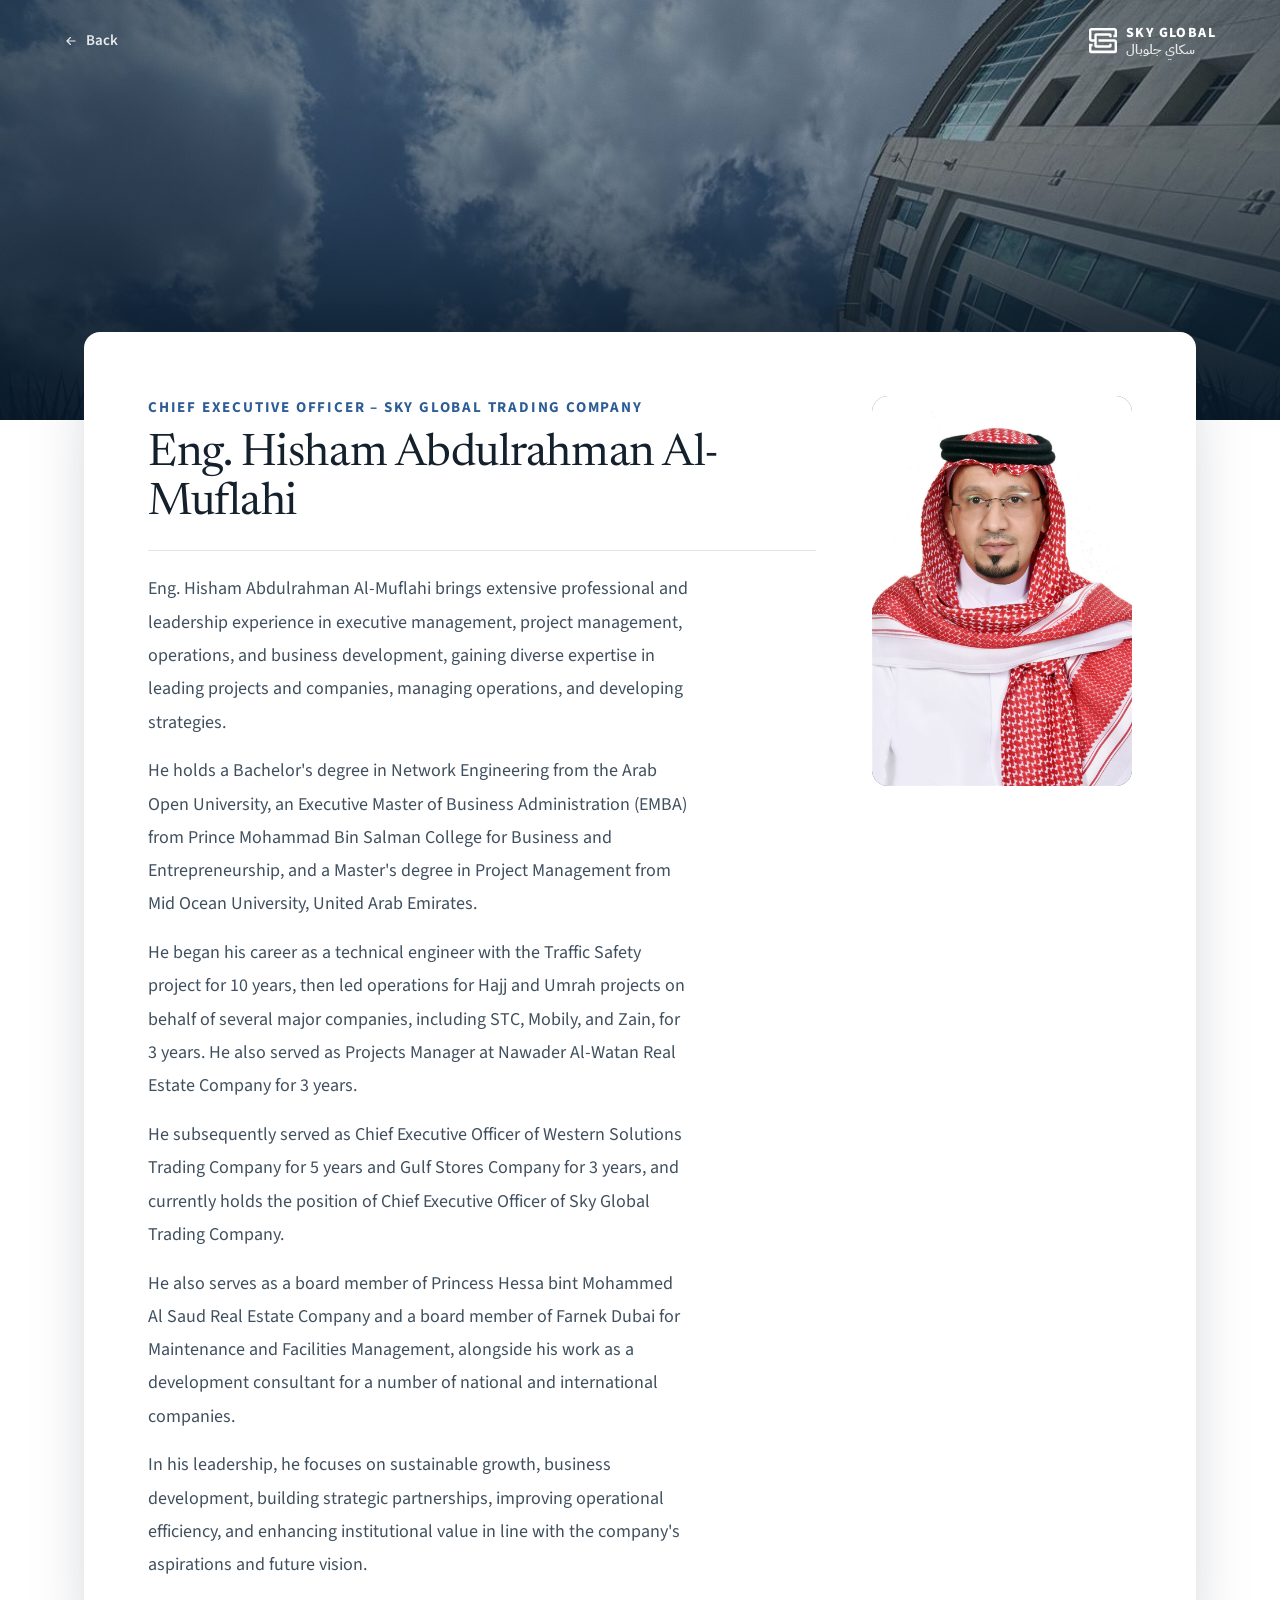
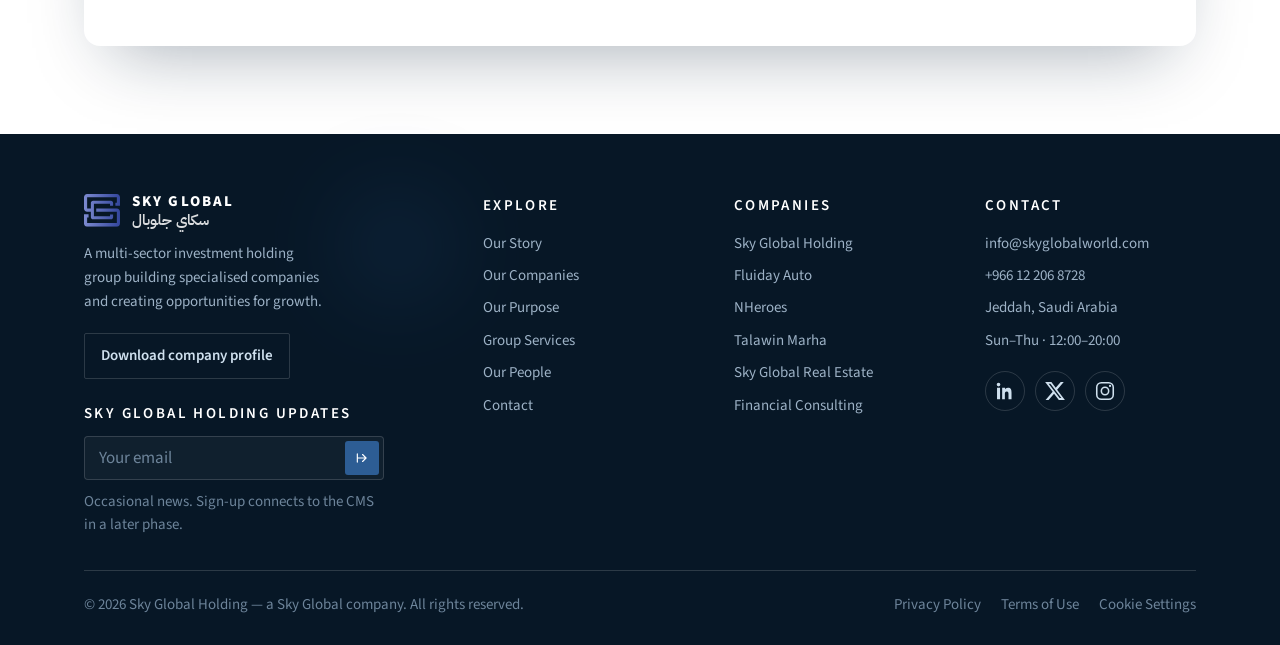
<file: leaders/hisham-al-muflahi.html>
<!doctype html>
<html lang="ar" dir="rtl">
<head>
<meta charset="utf-8" />
<meta name="viewport" content="width=device-width, initial-scale=1" />
<title>المهندس هشام عبدالرحمن المفلحي — سكاي جلوبال القابضة</title>
<meta name="title-en" content="Eng. Hisham Abdulrahman Al-Muflahi — Sky Global Holding" />
<meta name="description" content="المهندس هشام عبدالرحمن المفلحي، الرئيس التنفيذي لشركة سكاي جلوبال التجارية — نبذة عن الخبرة والمسيرة المهنية." />
<link rel="stylesheet" href="../assets/theme.css" />
<style>
/* =====================================================================
   LEADER PROFILE — hero (same abstract brand-blue treatment as the home
   page hero, reusing theme.css's .hero-bg/.wash/.mono/.hero-grain as-is)
   + an overlapping white card (role/name + photo) + a biography section.
   Brand colours come straight from theme.css's --sky-600 (#2d5d94) and
   --sky-700 (#1e4875) — same tokens the home page itself uses.
   ===================================================================== */
:root{ --lp-hdr:26px; }
body{background:var(--paper)}

.lp-topbar{position:absolute;inset-block-start:0;inset-inline:0;z-index:5;
  display:flex;align-items:center;justify-content:space-between;padding:var(--lp-hdr) var(--gutter)}
.lp-logo{display:flex;align-items:center;gap:9px;color:#fff}
.lp-logo svg{width:28px;height:auto;flex:none}
.lp-logo .wm{display:flex;flex-direction:column;line-height:1.05}
.lp-logo .wm b{font-weight:800;font-size:14px;letter-spacing:.1em}
.lp-logo .wm i{font-family:var(--ar);font-style:normal;font-weight:600;font-size:13px;opacity:.85;margin-top:2px}
html[dir="rtl"] .lp-logo .wm b{letter-spacing:.02em}
.lp-back{display:inline-flex;align-items:center;gap:.55em;color:rgba(255,255,255,.88);font-size:15px;font-weight:600;transition:color .3s}
.lp-back:hover{color:#fff}
.lp-back svg{width:14px;height:14px}
html[dir="rtl"] .lp-back svg{transform:scaleX(-1)}

.lp-hero{position:relative;min-height:420px;overflow:hidden;background:var(--sky-950);color:#fff}

.lp-card{position:relative;z-index:2;max-width:var(--maxw);margin-inline:auto;padding-inline:var(--gutter);margin-top:-88px;margin-bottom:clamp(48px,7vw,88px)}
.lp-card-inner{background:#fff;border-radius:16px;box-shadow:0 30px 70px -28px rgba(11,32,54,.38);
  padding:clamp(32px,5vw,64px);display:grid;grid-template-columns:1.3fr auto;gap:clamp(32px,5vw,56px);align-items:start}
.lp-role{font-size:15px;font-weight:700;letter-spacing:.12em;text-transform:uppercase;color:var(--sky-600);margin-bottom:.8rem}
html[dir="rtl"] .lp-role{letter-spacing:0}
.lp-name{font-family:var(--serif);font-weight:400;font-size:clamp(2rem,1.4rem + 2.6vw,3.2rem);line-height:1.08;letter-spacing:-.01em;color:var(--ink);margin-bottom:1.6rem}
html[dir="rtl"] .lp-name{font-family:var(--ar);font-weight:700;line-height:1.3;letter-spacing:0}

.lp-card-bio{border-top:1px solid var(--line);padding-top:1.5rem}
.lp-card-bio p{font-size:18px;line-height:1.85;color:var(--ink-soft);max-width:60ch}
html[dir="rtl"] .lp-card-bio p{line-height:2}
.lp-card-bio p + p{margin-top:1.1rem}

/* photo box matches the source photo's own 2:3 ratio — object-fit:cover then
   has nothing to crop, so the full head/headdress always stays in frame */
.lp-photo{position:relative;flex:none;width:clamp(180px,22vw,260px);aspect-ratio:2/3;
  border-radius:16px;overflow:hidden;isolation:isolate;background:var(--sky-600)}
.lp-photo img{position:absolute;inset:0;width:100%;height:100%;object-fit:cover;object-position:center top}

@media (max-width:700px){
  .lp-card-inner{grid-template-columns:1fr;text-align:center;justify-items:center}
  .lp-card-bio p{margin-inline:auto}
  .lp-photo{order:-1;width:clamp(160px,46vw,220px)}
}
</style>
</head>
<body id="top" class="hero-photo">

<svg class="sg-defs" aria-hidden="true"><defs>
  <linearGradient id="sgGrad" x1="0" y1="0" x2="1476.09" y2="0" gradientUnits="userSpaceOnUse">
    <stop offset="0" stop-color="#7C8AD0"/><stop offset="1" stop-color="#33469C"/>
  </linearGradient>
  <symbol id="sgMark" viewBox="0 0 1476.09 1343.36">
    <path d="M 128.27 0.00 C 57.43 0.00 0.00 57.43 0.00 128.25 L 0.00 128.25 L 0.00 595.00 C 0.00 665.84 57.43 723.28 128.27 723.28 L 128.27 723.28 L 281.90 723.28 L 281.90 951.25 C 281.90 1000.30 321.66 1040.06 370.71 1040.06 L 370.71 1040.06 L 1105.38 1040.06 C 1154.42 1040.06 1194.18 1000.30 1194.18 951.25 L 1194.18 951.25 L 1194.18 837.23 L 1068.89 837.23 L 1068.89 914.77 L 407.19 914.77 L 407.19 403.51 L 1068.89 403.51 L 1068.89 482.59 L 1194.18 482.59 L 1194.18 367.03 C 1194.18 317.98 1154.42 278.22 1105.38 278.22 L 1105.38 278.22 L 370.71 278.22 C 321.66 278.22 281.90 317.98 281.90 367.03 L 281.90 367.03 L 281.90 595.00 L 128.27 595.00 L 128.27 128.25 L 1347.81 128.25 L 1347.81 356.95 L 1287.60 356.95 L 1287.60 483.39 L 1476.09 483.39 L 1476.09 128.25 C 1476.09 57.43 1418.65 0.00 1347.81 0.00 L 1347.81 0.00 Z"/>
    <path d="M 501.41 595.00 L 501.41 723.28 L 1347.81 723.28 L 1347.81 1186.17 L 128.27 1186.17 L 128.27 961.85 L 187.66 961.85 L 187.66 835.39 L 0.00 835.39 L 0.00 1215.09 C 0.00 1285.93 57.43 1343.36 128.27 1343.36 L 128.27 1343.36 L 1347.81 1343.36 C 1418.65 1343.36 1476.09 1285.93 1476.09 1215.09 L 1476.09 1215.09 L 1476.09 723.28 C 1476.09 687.84 1461.73 655.79 1438.52 632.56 L 1438.52 632.56 C 1415.30 609.36 1383.24 595.00 1347.81 595.00 L 1347.81 595.00 Z"/>
  </symbol>
</defs></svg>

<!-- ================= HERO ================= -->
<section class="lp-hero">
  <div class="hero-bg" aria-hidden="true">
    <div class="wash"></div>
    <svg class="mono" viewBox="0 0 1476.09 1343.36"><use href="#sgMark" fill="currentColor"/></svg>
    <span class="rule" style="inset-inline-start:22%"></span>
    <span class="rule" style="inset-inline-start:50%"></span>
    <span class="rule" style="inset-inline-start:78%"></span>
    <img class="hero-shot" src="../assets/img/hero-jeddah.jpg" alt="" decoding="async" fetchpriority="high" />
    <div class="hero-photo-tint"></div>
    <svg class="hero-grain"><filter id="hn"><feTurbulence type="fractalNoise" baseFrequency="0.85" numOctaves="2" stitchTiles="stitch"/><feColorMatrix type="saturate" values="0"/></filter><rect width="100%" height="100%" filter="url(#hn)"/></svg>
  </div>

  <div class="lp-topbar">
    <a href="../index.html#people" class="lp-back">
      <svg viewBox="0 0 24 24" fill="none" aria-hidden="true"><path d="M19 12H5m6-6-6 6 6 6" stroke="currentColor" stroke-width="2" stroke-linecap="round" stroke-linejoin="round"/></svg>
      <span data-en="Back" data-ar="العودة">العودة</span>
    </a>
    <a href="../index.html" class="lp-logo" aria-label="Sky Global Holding — home">
      <svg viewBox="0 0 1476.09 1343.36" aria-hidden="true"><use href="#sgMark" fill="currentColor"/></svg>
      <span class="wm"><b>SKY GLOBAL</b><i>سكاي جلوبال</i></span>
    </a>
  </div>
</section>

<!-- ================= PROFILE CARD ================= -->
<div class="lp-card">
  <div class="lp-card-inner reveal">
    <div>
      <p class="lp-role" data-en="Chief Executive Officer – Sky Global Trading Company" data-ar="الرئيس التنفيذي – شركة سكاي جلوبال التجارية">الرئيس التنفيذي – شركة سكاي جلوبال التجارية</p>
      <h1 class="lp-name" data-en="Eng. Hisham Abdulrahman Al-Muflahi" data-ar="المهندس هشام عبدالرحمن المفلحي">المهندس هشام عبدالرحمن المفلحي</h1>
      <div class="lp-card-bio">
        <p data-en="Eng. Hisham Abdulrahman Al-Muflahi brings extensive professional and leadership experience in executive management, project management, operations, and business development, gaining diverse expertise in leading projects and companies, managing operations, and developing strategies."
           data-ar="يتمتع المهندس هشام عبدالرحمن المفلحي بخبرة مهنية وقيادية واسعة في الإدارة التنفيذية، إدارة المشاريع، التشغيل، وتطوير الأعمال، اكتسب خلالها خبرات متنوعة في قيادة المشاريع والشركات وإدارة العمليات وتطوير الاستراتيجيات.">يتمتع المهندس هشام عبدالرحمن المفلحي بخبرة مهنية وقيادية واسعة في الإدارة التنفيذية، إدارة المشاريع، التشغيل، وتطوير الأعمال، اكتسب خلالها خبرات متنوعة في قيادة المشاريع والشركات وإدارة العمليات وتطوير الاستراتيجيات.</p>
        <p data-en="He holds a Bachelor's degree in Network Engineering from the Arab Open University, an Executive Master of Business Administration (EMBA) from Prince Mohammad Bin Salman College for Business and Entrepreneurship, and a Master's degree in Project Management from Mid Ocean University, United Arab Emirates."
           data-ar="يحمل بكالوريوس هندسة الشبكات من الجامعة العربية المفتوحة، وماجستير إدارة الأعمال التنفيذي (EMBA) من كلية الأمير محمد بن سلمان للإدارة وريادة الأعمال، إضافة إلى ماجستير إدارة المشاريع من جامعة ميد أوشن – دولة الإمارات العربية المتحدة.">يحمل بكالوريوس هندسة الشبكات من الجامعة العربية المفتوحة، وماجستير إدارة الأعمال التنفيذي (EMBA) من كلية الأمير محمد بن سلمان للإدارة وريادة الأعمال، إضافة إلى ماجستير إدارة المشاريع من جامعة ميد أوشن – دولة الإمارات العربية المتحدة.</p>
        <p data-en="He began his career as a technical engineer with the Traffic Safety project for 10 years, then led operations for Hajj and Umrah projects on behalf of several major companies, including STC, Mobily, and Zain, for 3 years. He also served as Projects Manager at Nawader Al-Watan Real Estate Company for 3 years."
           data-ar="بدأ مسيرته المهنية كمهندس تقني في مشروع السلامة المرورية لمدة 10 سنوات، ثم تولى إدارة التشغيل في مشاريع الحج والعمرة لعدد من الشركات الكبرى، من بينها STC وموبايلي وزين، لمدة 3 سنوات. كما شغل منصب مدير المشاريع في شركة نوادر الوطن العقارية لمدة 3 سنوات.">بدأ مسيرته المهنية كمهندس تقني في مشروع السلامة المرورية لمدة 10 سنوات، ثم تولى إدارة التشغيل في مشاريع الحج والعمرة لعدد من الشركات الكبرى، من بينها STC وموبايلي وزين، لمدة 3 سنوات. كما شغل منصب مدير المشاريع في شركة نوادر الوطن العقارية لمدة 3 سنوات.</p>
        <p data-en="He subsequently served as Chief Executive Officer of Western Solutions Trading Company for 5 years and Gulf Stores Company for 3 years, and currently holds the position of Chief Executive Officer of Sky Global Trading Company."
           data-ar="وتولى لاحقاً منصب الرئيس التنفيذي لكل من شركة الحلول الغربية التجارية لمدة 5 سنوات، وشركة متاجر الخليج لمدة 3 سنوات، ويشغل حالياً منصب الرئيس التنفيذي لـ شركة سكاي جلوبال التجارية.">وتولى لاحقاً منصب الرئيس التنفيذي لكل من شركة الحلول الغربية التجارية لمدة 5 سنوات، وشركة متاجر الخليج لمدة 3 سنوات، ويشغل حالياً منصب الرئيس التنفيذي لـ شركة سكاي جلوبال التجارية.</p>
        <p data-en="He also serves as a board member of Princess Hessa bint Mohammed Al Saud Real Estate Company and a board member of Farnek Dubai for Maintenance and Facilities Management, alongside his work as a development consultant for a number of national and international companies."
           data-ar="كما يشغل عضوية مجلس إدارة شركة الأميرة حصة بنت محمد آل سعود العقارية، وعضوية مجلس إدارة شركة فارنك – دبي، للصيانة والتشغيل، إلى جانب عمله مستشاراً للتطوير لعدد من الشركات الوطنية والعالمية.">كما يشغل عضوية مجلس إدارة شركة الأميرة حصة بنت محمد آل سعود العقارية، وعضوية مجلس إدارة شركة فارنك – دبي، للصيانة والتشغيل، إلى جانب عمله مستشاراً للتطوير لعدد من الشركات الوطنية والعالمية.</p>
        <p data-en="In his leadership, he focuses on sustainable growth, business development, building strategic partnerships, improving operational efficiency, and enhancing institutional value in line with the company's aspirations and future vision."
           data-ar="ويركز في قيادته على النمو المستدام، تطوير الأعمال، بناء الشراكات الاستراتيجية، رفع الكفاءة التشغيلية، وتعزيز القيمة المؤسسية بما يواكب تطلعات الشركة ورؤيتها المستقبلية.">ويركز في قيادته على النمو المستدام، تطوير الأعمال، بناء الشراكات الاستراتيجية، رفع الكفاءة التشغيلية، وتعزيز القيمة المؤسسية بما يواكب تطلعات الشركة ورؤيتها المستقبلية.</p>
      </div>
    </div>
    <div class="lp-photo">
      <img src="../assets/img/people/hisham-al-muflahi.jpg" alt="Hisham Al-Muflahi" />
    </div>
  </div>
</div>

<!-- ================= FOOTER ================= -->
<div id="ft-mount"></div>
<script type="application/json" id="ft-config">
{
  "companiesBase": "../companies/",
  "nameEn": "Sky Global Holding", "nameAr": "سكاي جلوبال القابضة",
  "taglineEn": "A multi-sector investment holding group building specialised companies and creating opportunities for growth.",
  "taglineAr": "منظومة أعمال استثمارية متعددة القطاعات، تبني شركات متخصصة وتصنع فرصًا للنمو.",
  "logoHTML": "<svg class=\"mark\" viewBox=\"0 0 1476.09 1343.36\" aria-hidden=\"true\" style=\"width:36px\"><use href=\"#sgMark\" fill=\"url(#sgGrad)\"/></svg><span class=\"wm\"><b>SKY GLOBAL</b><i>سكاي جلوبال</i></span>",
  "explore": [
    { "href": "../index.html#story", "en": "Our Story", "ar": "قصتنا" },
    { "href": "../index.html#companies", "en": "Our Companies", "ar": "شركاتنا" },
    { "href": "../index.html#purpose", "en": "Our Purpose", "ar": "رؤيتنا ورسالتنا" },
    { "href": "../index.html#services", "en": "Group Services", "ar": "خدمات المجموعة" },
    { "href": "../index.html#people", "en": "Our People", "ar": "الفريق" },
    { "href": "../index.html#contact", "en": "Contact", "ar": "تواصل معنا" }
  ]
}
</script>
<script src="../assets/footer.js"></script>

<script src="../assets/app.js"></script>
</body>
</html>
</file>
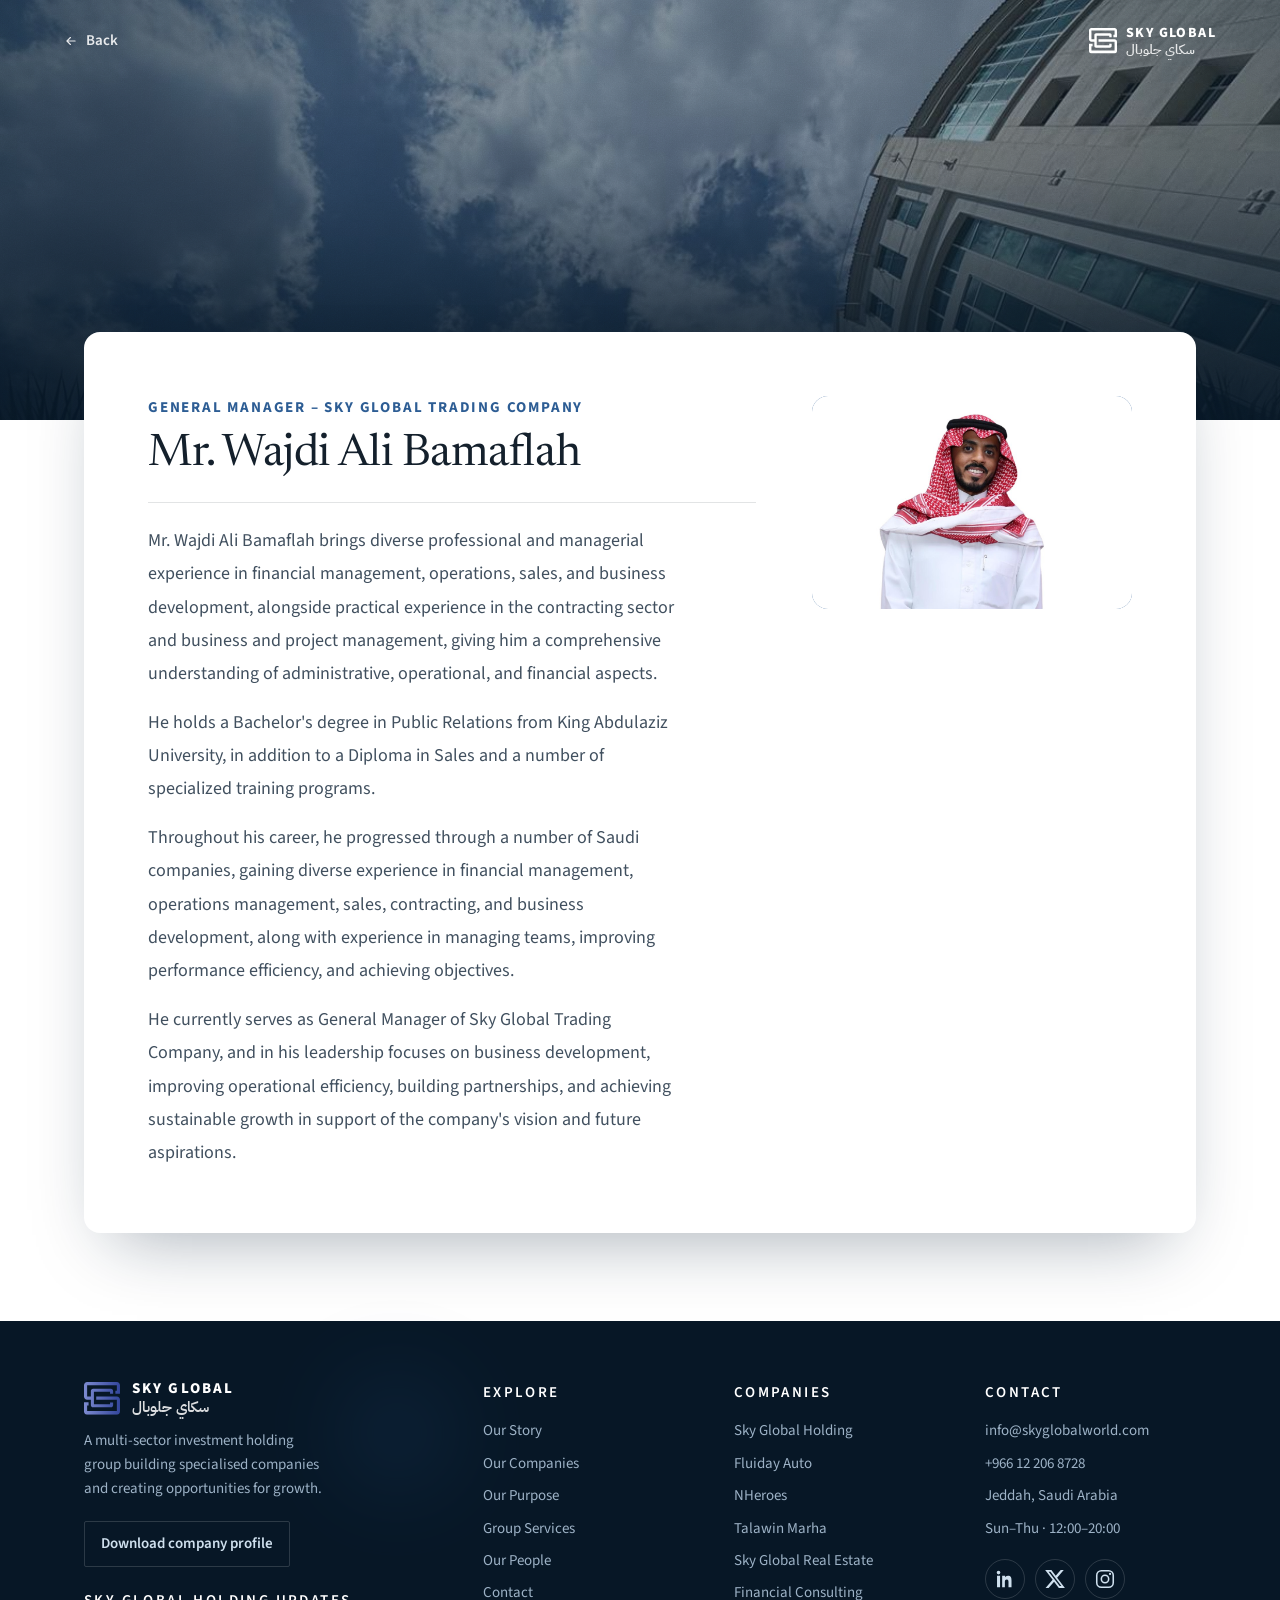
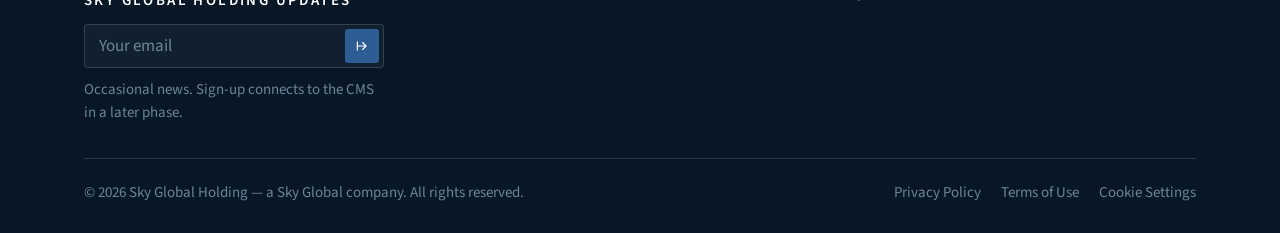
<file: leaders/wajdi-bamaflah.html>
<!doctype html>
<html lang="ar" dir="rtl">
<head>
<meta charset="utf-8" />
<meta name="viewport" content="width=device-width, initial-scale=1" />
<title>الأستاذ وجدي علي بامفلح — سكاي جلوبال القابضة</title>
<meta name="title-en" content="Mr. Wajdi Ali Bamaflah — Sky Global Holding" />
<meta name="description" content="الأستاذ وجدي علي بامفلح، المدير العام لشركة سكاي جلوبال التجارية — نبذة عن الخبرة والمسيرة المهنية." />
<link rel="stylesheet" href="../assets/theme.css" />
<style>
/* =====================================================================
   LEADER PROFILE — hero (same abstract brand-blue treatment as the home
   page hero, reusing theme.css's .hero-bg/.wash/.mono/.hero-grain as-is)
   + an overlapping white card (role/name + photo) + a biography section.
   Brand colours come straight from theme.css's --sky-600 (#2d5d94) and
   --sky-700 (#1e4875) — same tokens the home page itself uses.
   ===================================================================== */
:root{ --lp-hdr:26px; }
body{background:var(--paper)}

.lp-topbar{position:absolute;inset-block-start:0;inset-inline:0;z-index:5;
  display:flex;align-items:center;justify-content:space-between;padding:var(--lp-hdr) var(--gutter)}
.lp-logo{display:flex;align-items:center;gap:9px;color:#fff}
.lp-logo svg{width:28px;height:auto;flex:none}
.lp-logo .wm{display:flex;flex-direction:column;line-height:1.05}
.lp-logo .wm b{font-weight:800;font-size:14px;letter-spacing:.1em}
.lp-logo .wm i{font-family:var(--ar);font-style:normal;font-weight:600;font-size:13px;opacity:.85;margin-top:2px}
html[dir="rtl"] .lp-logo .wm b{letter-spacing:.02em}
.lp-back{display:inline-flex;align-items:center;gap:.55em;color:rgba(255,255,255,.88);font-size:15px;font-weight:600;transition:color .3s}
.lp-back:hover{color:#fff}
.lp-back svg{width:14px;height:14px}
html[dir="rtl"] .lp-back svg{transform:scaleX(-1)}

.lp-hero{position:relative;min-height:420px;overflow:hidden;background:var(--sky-950);color:#fff}

.lp-card{position:relative;z-index:2;max-width:var(--maxw);margin-inline:auto;padding-inline:var(--gutter);margin-top:-88px;margin-bottom:clamp(48px,7vw,88px)}
.lp-card-inner{background:#fff;border-radius:16px;box-shadow:0 30px 70px -28px rgba(11,32,54,.38);
  padding:clamp(32px,5vw,64px);display:grid;grid-template-columns:1.3fr auto;gap:clamp(32px,5vw,56px);align-items:start}
.lp-role{font-size:15px;font-weight:700;letter-spacing:.12em;text-transform:uppercase;color:var(--sky-600);margin-bottom:.8rem}
html[dir="rtl"] .lp-role{letter-spacing:0}
.lp-name{font-family:var(--serif);font-weight:400;font-size:clamp(2rem,1.4rem + 2.6vw,3.2rem);line-height:1.08;letter-spacing:-.01em;color:var(--ink);margin-bottom:1.6rem}
html[dir="rtl"] .lp-name{font-family:var(--ar);font-weight:700;line-height:1.3;letter-spacing:0}

.lp-card-bio{border-top:1px solid var(--line);padding-top:1.5rem}
.lp-card-bio p{font-size:18px;line-height:1.85;color:var(--ink-soft);max-width:60ch}
html[dir="rtl"] .lp-card-bio p{line-height:2}
.lp-card-bio p + p{margin-top:1.1rem}

/* photo box matches the source photo's own ~3:2 ratio — object-fit:cover then
   has nothing to crop away, so nothing is lost off the sides (same approach
   as Hisham's 2:3 box, just matched to this photo's own proportions) */
.lp-photo{position:relative;flex:none;width:clamp(220px,30vw,320px);aspect-ratio:3/2;
  border-radius:16px;overflow:hidden;isolation:isolate;background:var(--sky-600)}
.lp-photo img{position:absolute;inset:0;width:100%;height:100%;object-fit:cover;object-position:50% 20%}

@media (max-width:700px){
  .lp-card-inner{grid-template-columns:1fr;text-align:center;justify-items:center}
  .lp-card-bio p{margin-inline:auto}
  .lp-photo{order:-1;width:min(100%,360px)}
}
</style>
</head>
<body id="top" class="hero-photo">

<svg class="sg-defs" aria-hidden="true"><defs>
  <linearGradient id="sgGrad" x1="0" y1="0" x2="1476.09" y2="0" gradientUnits="userSpaceOnUse">
    <stop offset="0" stop-color="#7C8AD0"/><stop offset="1" stop-color="#33469C"/>
  </linearGradient>
  <symbol id="sgMark" viewBox="0 0 1476.09 1343.36">
    <path d="M 128.27 0.00 C 57.43 0.00 0.00 57.43 0.00 128.25 L 0.00 128.25 L 0.00 595.00 C 0.00 665.84 57.43 723.28 128.27 723.28 L 128.27 723.28 L 281.90 723.28 L 281.90 951.25 C 281.90 1000.30 321.66 1040.06 370.71 1040.06 L 370.71 1040.06 L 1105.38 1040.06 C 1154.42 1040.06 1194.18 1000.30 1194.18 951.25 L 1194.18 951.25 L 1194.18 837.23 L 1068.89 837.23 L 1068.89 914.77 L 407.19 914.77 L 407.19 403.51 L 1068.89 403.51 L 1068.89 482.59 L 1194.18 482.59 L 1194.18 367.03 C 1194.18 317.98 1154.42 278.22 1105.38 278.22 L 1105.38 278.22 L 370.71 278.22 C 321.66 278.22 281.90 317.98 281.90 367.03 L 281.90 367.03 L 281.90 595.00 L 128.27 595.00 L 128.27 128.25 L 1347.81 128.25 L 1347.81 356.95 L 1287.60 356.95 L 1287.60 483.39 L 1476.09 483.39 L 1476.09 128.25 C 1476.09 57.43 1418.65 0.00 1347.81 0.00 L 1347.81 0.00 Z"/>
    <path d="M 501.41 595.00 L 501.41 723.28 L 1347.81 723.28 L 1347.81 1186.17 L 128.27 1186.17 L 128.27 961.85 L 187.66 961.85 L 187.66 835.39 L 0.00 835.39 L 0.00 1215.09 C 0.00 1285.93 57.43 1343.36 128.27 1343.36 L 128.27 1343.36 L 1347.81 1343.36 C 1418.65 1343.36 1476.09 1285.93 1476.09 1215.09 L 1476.09 1215.09 L 1476.09 723.28 C 1476.09 687.84 1461.73 655.79 1438.52 632.56 L 1438.52 632.56 C 1415.30 609.36 1383.24 595.00 1347.81 595.00 L 1347.81 595.00 Z"/>
  </symbol>
</defs></svg>

<!-- ================= HERO ================= -->
<section class="lp-hero">
  <div class="hero-bg" aria-hidden="true">
    <div class="wash"></div>
    <svg class="mono" viewBox="0 0 1476.09 1343.36"><use href="#sgMark" fill="currentColor"/></svg>
    <span class="rule" style="inset-inline-start:22%"></span>
    <span class="rule" style="inset-inline-start:50%"></span>
    <span class="rule" style="inset-inline-start:78%"></span>
    <img class="hero-shot" src="../assets/img/hero-jeddah.jpg" alt="" decoding="async" fetchpriority="high" />
    <div class="hero-photo-tint"></div>
    <svg class="hero-grain"><filter id="hn"><feTurbulence type="fractalNoise" baseFrequency="0.85" numOctaves="2" stitchTiles="stitch"/><feColorMatrix type="saturate" values="0"/></filter><rect width="100%" height="100%" filter="url(#hn)"/></svg>
  </div>

  <div class="lp-topbar">
    <a href="../index.html#people" class="lp-back">
      <svg viewBox="0 0 24 24" fill="none" aria-hidden="true"><path d="M19 12H5m6-6-6 6 6 6" stroke="currentColor" stroke-width="2" stroke-linecap="round" stroke-linejoin="round"/></svg>
      <span data-en="Back" data-ar="العودة">العودة</span>
    </a>
    <a href="../index.html" class="lp-logo" aria-label="Sky Global Holding — home">
      <svg viewBox="0 0 1476.09 1343.36" aria-hidden="true"><use href="#sgMark" fill="currentColor"/></svg>
      <span class="wm"><b>SKY GLOBAL</b><i>سكاي جلوبال</i></span>
    </a>
  </div>
</section>

<!-- ================= PROFILE CARD ================= -->
<div class="lp-card">
  <div class="lp-card-inner reveal">
    <div>
      <p class="lp-role" data-en="General Manager – Sky Global Trading Company" data-ar="المدير العام – شركة سكاي جلوبال التجارية">المدير العام – شركة سكاي جلوبال التجارية</p>
      <h1 class="lp-name" data-en="Mr. Wajdi Ali Bamaflah" data-ar="الأستاذ وجدي علي بامفلح">الأستاذ وجدي علي بامفلح</h1>
      <div class="lp-card-bio">
        <p data-en="Mr. Wajdi Ali Bamaflah brings diverse professional and managerial experience in financial management, operations, sales, and business development, alongside practical experience in the contracting sector and business and project management, giving him a comprehensive understanding of administrative, operational, and financial aspects."
           data-ar="يتمتع الأستاذ وجدي علي بامفلح بخبرة مهنية وإدارية متنوعة في مجالات الإدارة المالية، التشغيل، المبيعات وتطوير الأعمال، إلى جانب خبرة عملية في قطاع المقاولات وإدارة الأعمال والمشاريع، مما أكسبه فهماً متكاملاً للجوانب الإدارية والتشغيلية والمالية.">يتمتع الأستاذ وجدي علي بامفلح بخبرة مهنية وإدارية متنوعة في مجالات الإدارة المالية، التشغيل، المبيعات وتطوير الأعمال، إلى جانب خبرة عملية في قطاع المقاولات وإدارة الأعمال والمشاريع، مما أكسبه فهماً متكاملاً للجوانب الإدارية والتشغيلية والمالية.</p>
        <p data-en="He holds a Bachelor's degree in Public Relations from King Abdulaziz University, in addition to a Diploma in Sales and a number of specialized training programs."
           data-ar="يحمل بكالوريوس العلاقات العامة من جامعة الملك عبدالعزيز، إضافة إلى دبلوم في المبيعات وعدد من البرامج التدريبية المتخصصة.">يحمل بكالوريوس العلاقات العامة من جامعة الملك عبدالعزيز، إضافة إلى دبلوم في المبيعات وعدد من البرامج التدريبية المتخصصة.</p>
        <p data-en="Throughout his career, he progressed through a number of Saudi companies, gaining diverse experience in financial management, operations management, sales, contracting, and business development, along with experience in managing teams, improving performance efficiency, and achieving objectives."
           data-ar="وتدرج خلال مسيرته المهنية في عدد من الشركات السعودية، واكتسب خبرات متنوعة في الإدارة المالية، إدارة العمليات، المبيعات، المقاولات وتطوير الأعمال، مع خبرة في إدارة فرق العمل ورفع كفاءة الأداء وتحقيق الأهداف.">وتدرج خلال مسيرته المهنية في عدد من الشركات السعودية، واكتسب خبرات متنوعة في الإدارة المالية، إدارة العمليات، المبيعات، المقاولات وتطوير الأعمال، مع خبرة في إدارة فرق العمل ورفع كفاءة الأداء وتحقيق الأهداف.</p>
        <p data-en="He currently serves as General Manager of Sky Global Trading Company, and in his leadership focuses on business development, improving operational efficiency, building partnerships, and achieving sustainable growth in support of the company's vision and future aspirations."
           data-ar="ويشغل حالياً منصب المدير العام لشركة سكاي جلوبال التجارية، ويركز في قيادته على تطوير الأعمال، رفع الكفاءة التشغيلية، بناء الشراكات، وتحقيق النمو المستدام بما يدعم رؤية الشركة وتطلعاتها المستقبلية.">ويشغل حالياً منصب المدير العام لشركة سكاي جلوبال التجارية، ويركز في قيادته على تطوير الأعمال، رفع الكفاءة التشغيلية، بناء الشراكات، وتحقيق النمو المستدام بما يدعم رؤية الشركة وتطلعاتها المستقبلية.</p>
      </div>
    </div>
    <div class="lp-photo">
      <img src="../assets/img/people/wajdi-bamaflah.jpg" alt="Wajdi Bamaflah" />
    </div>
  </div>
</div>

<!-- ================= FOOTER ================= -->
<div id="ft-mount"></div>
<script type="application/json" id="ft-config">
{
  "companiesBase": "../companies/",
  "nameEn": "Sky Global Holding", "nameAr": "سكاي جلوبال القابضة",
  "taglineEn": "A multi-sector investment holding group building specialised companies and creating opportunities for growth.",
  "taglineAr": "منظومة أعمال استثمارية متعددة القطاعات، تبني شركات متخصصة وتصنع فرصًا للنمو.",
  "logoHTML": "<svg class=\"mark\" viewBox=\"0 0 1476.09 1343.36\" aria-hidden=\"true\" style=\"width:36px\"><use href=\"#sgMark\" fill=\"url(#sgGrad)\"/></svg><span class=\"wm\"><b>SKY GLOBAL</b><i>سكاي جلوبال</i></span>",
  "explore": [
    { "href": "../index.html#story", "en": "Our Story", "ar": "قصتنا" },
    { "href": "../index.html#companies", "en": "Our Companies", "ar": "شركاتنا" },
    { "href": "../index.html#purpose", "en": "Our Purpose", "ar": "رؤيتنا ورسالتنا" },
    { "href": "../index.html#services", "en": "Group Services", "ar": "خدمات المجموعة" },
    { "href": "../index.html#people", "en": "Our People", "ar": "الفريق" },
    { "href": "../index.html#contact", "en": "Contact", "ar": "تواصل معنا" }
  ]
}
</script>
<script src="../assets/footer.js"></script>

<script src="../assets/app.js"></script>
</body>
</html>
</file>
<file: assets/theme.css>
/* =====================================================================
   SKY GLOBAL — shared theme
   Tokens → base → utilities → header → hero → footer → components
   Editorial, restrained. Motion is CSS-first; JS only enhances.
   ===================================================================== */
@import url('https://fonts.googleapis.com/css2?family=Source+Sans+3:ital,wght@0,300;0,400;0,600;0,700;1,400&family=Newsreader:ital,opsz,wght@0,16..72,300;0,16..72,400;0,16..72,500;1,16..72,400;1,16..72,500&family=IBM+Plex+Sans+Arabic:wght@300;400;500;600;700&display=swap');

:root{
  /* brand blues (from #2d5d94 / #1e4875) */
  --sky-950:#071726; --sky-900:#0b2036; --sky-800:#123049; --sky-700:#1e4875;
  --sky-600:#2d5d94; --sky-500:#4a77a8; --sky-400:#6f9bcb; --sky-300:#a9c4de;
  --sky-200:#cfe0ee; --sky-100:#e3edf6; --sky-50:#eff4f9;
  --gray:#74787c; --ink:#14202c; --ink-soft:#41505f;
  --paper:#ffffff; --paper-2:#f5f8fc;
  --line:rgba(20,32,44,.12); --line-2:rgba(20,32,44,.07); --line-dark:rgba(255,255,255,.15);

  --serif:"Newsreader",Georgia,"Times New Roman",serif;
  --sans:"Source Sans 3",system-ui,-apple-system,"Segoe UI",Roboto,sans-serif;
  --ar:"IBM Plex Sans Arabic","Source Sans 3",system-ui,sans-serif;

  --maxw:1240px; --wide:1440px;
  --gutter:clamp(20px,5vw,72px);
  --ease:cubic-bezier(.22,.61,.36,1);
  --ease-out:cubic-bezier(.16,1,.3,1);
  --hdr-h:68px;

  /* Site-wide typography scale — fixed px (not fluid/rem) so every page
     renders the EXACT same size regardless of html{font-size} or viewport
     width. Mapped to the site's sizing standard:
       --s-1 → small text/captions (14–16px band)   = 15px
       --s0  → body text           (16–18px band)   = 17px
       --s1  → paragraph/lead text (17–18px band)   = 18px
       --s2  → H3 headings         (22–26px band)   = 24px
       --s3  → H2 headings         (30–38px band)   = 34px
       --s4  → H2 headings (2nd role, see below)    = 34px
     --s4 also used to drive the one real <h1> (index.html hero) and a
     decorative stat-number span before this change; both were decoupled
     to their own literal font-size so redefining --s4 here only affects
     genuine H2 elements — see .hero-tag and .numbers-grid .n. */
  --s-1:15px;
  --s0:17px;
  --s1:18px;
  --s2:24px;
  --s3:34px;
  --s4:34px;
  --s5:clamp(2.1rem,1.6rem + 2.4vw,3.6rem);
}
*,*::before,*::after{box-sizing:border-box;margin:0;padding:0}
html{font-size:87.5%;scroll-behavior:smooth;-webkit-text-size-adjust:100%;scroll-padding-top:var(--hdr-h)}
body{
  font-family:var(--sans);color:var(--ink);background:var(--paper);
  font-size:var(--s0);line-height:1.6;font-weight:400;overflow-x:hidden;
  text-rendering:optimizeLegibility;-webkit-font-smoothing:antialiased;
}
html[dir="rtl"] body{font-family:var(--ar);line-height:1.85}
img,svg,video{max-width:100%;display:block}
a{color:inherit;text-decoration:none}
button{font:inherit;color:inherit;cursor:pointer;background:none;border:0}
::selection{background:var(--sky-600);color:#fff}
:focus-visible{outline:2px solid var(--sky-500);outline-offset:3px;border-radius:2px}
h1,h2,h3,h4{line-height:1.14;font-weight:600;letter-spacing:-.01em}
html[dir="rtl"] h1,html[dir="rtl"] h2,html[dir="rtl"] h3,html[dir="rtl"] h4{letter-spacing:0;line-height:1.32;font-weight:700}
.tnum{font-variant-numeric:tabular-nums}
/* keep phone numbers / latin figures left-to-right inside RTL text */
html[dir="rtl"] .tnum{direction:ltr;unicode-bidi:isolate}
html[dir="rtl"] a.tnum{display:inline-block}

/* serif display — English only; Arabic uses the brand Arabic face */
.display{font-family:var(--serif);font-weight:400;letter-spacing:-.015em;line-height:1.08}
.display em,.display i{font-style:italic;color:var(--sky-600)}
html[dir="rtl"] .display{font-family:var(--ar);font-weight:700;letter-spacing:0;line-height:1.3}
html[dir="rtl"] .display em,html[dir="rtl"] .display i{font-style:normal;color:inherit}

/* ---------- utilities ---------- */
.wrap{max-width:var(--maxw);margin-inline:auto;padding-inline:var(--gutter)}
.wrap-wide{max-width:var(--wide);margin-inline:auto;padding-inline:var(--gutter)}
.section{padding-block:clamp(48px,6.5vw,96px);position:relative}
.section-sm{padding-block:clamp(44px,6vw,80px)}
.dark{background:var(--sky-950);color:#e9f1f8}
.dark .lead{color:#b7c8d9}
.tint{background:var(--paper-2)}

.eyebrow{
  font-size:var(--s-1);font-weight:600;letter-spacing:.2em;text-transform:uppercase;
  color:var(--sky-600);display:flex;align-items:center;gap:.85em;margin-bottom:1.4rem;
}
.eyebrow::before{content:"";width:24px;height:1px;background:currentColor;flex:none;opacity:.55}
.eyebrow.center{justify-content:center}
html[dir="rtl"] .eyebrow{letter-spacing:.04em;font-weight:700}
.dark .eyebrow{color:var(--sky-400)}

.lead{font-size:var(--s1);color:var(--ink-soft);font-weight:400;max-width:60ch}
.h-sec{font-size:var(--s3);max-width:20ch}
.h-sec.display{font-size:var(--s4);max-width:17ch}

/* ---------- reveal (CSS + IntersectionObserver) ----------
   Hidden only when html.fx is set (JS present AND motion allowed).
   Without .fx everything is visible immediately. */
.reveal{opacity:1;transform:none}
.fx .reveal{opacity:0;transform:translateY(22px);will-change:opacity,transform}
.fx .reveal.in{opacity:1;transform:none;
  transition:opacity .75s var(--ease-out),transform .75s var(--ease-out);
  transition-delay:calc(var(--d,0)*1ms)}

@media (prefers-reduced-motion:reduce){
  html{scroll-behavior:auto}
}

/* ---------- buttons ---------- */
.btn{
  display:inline-flex;align-items:center;gap:.6em;font-weight:600;font-size:16px;letter-spacing:.01em;
  padding:12px 22px;border-radius:2px;transition:transform .3s var(--ease),background .3s,color .3s,border-color .3s;
  white-space:nowrap;
}
.btn .arr{width:14px;height:14px;flex:none;transition:transform .3s var(--ease)}
.btn:hover{transform:translateY(-2px)}
.btn:hover .arr{transform:translateX(4px)}
html[dir="rtl"] .btn .arr{transform:scaleX(-1)}
html[dir="rtl"] .btn:hover .arr{transform:scaleX(-1) translateX(4px)}
.btn-primary{background:#fff;color:var(--sky-800)}
.btn-primary:hover{background:var(--sky-600);color:#fff}
.btn-solid{background:var(--sky-700);color:#fff}
.btn-solid:hover{background:var(--sky-600)}
.btn-ghost{border:1px solid rgba(255,255,255,.42);color:#fff}
.btn-ghost:hover{background:rgba(255,255,255,.1)}
.btn-line{border:1px solid var(--line);color:var(--ink)}
.btn-line:hover{border-color:var(--sky-600);color:var(--sky-700)}

/* text link with arrow — "Discover more" */
.link-more{display:inline-flex;align-items:center;gap:.55em;font-weight:600;font-size:15px;
  letter-spacing:.02em;color:var(--sky-700);padding-block:4px;
  border-bottom:1px solid var(--sky-300);transition:border-color .3s,color .3s}
.link-more svg{width:13px;height:13px;transition:transform .3s var(--ease)}
.link-more:hover{color:var(--sky-600);border-color:var(--sky-600)}
.link-more:hover svg{transform:translateX(4px)}
html[dir="rtl"] .link-more svg{transform:scaleX(-1)}
html[dir="rtl"] .link-more:hover svg{transform:scaleX(-1) translateX(4px)}

/* ---------- header ---------- */
.hdr{
  position:fixed;inset-block-start:0;inset-inline:0;z-index:100;
  display:flex;align-items:center;justify-content:space-between;gap:24px;
  padding:16px var(--gutter);
  transition:background .4s var(--ease),padding .4s var(--ease),box-shadow .4s var(--ease);
}
.hdr.scrolled{background:rgba(255,255,255,.92);backdrop-filter:blur(14px);-webkit-backdrop-filter:blur(14px);
  padding-block:10px;box-shadow:0 1px 0 var(--line)}
.brand{display:flex;align-items:center;gap:12px;color:#fff;transition:color .4s;flex:none}
.hdr.scrolled .brand{color:var(--sky-700)}
.brand .mark{width:32px;height:auto;flex:none}
.sg-defs{position:absolute;width:0;height:0;overflow:hidden}
.brand .wm{display:flex;flex-direction:column;line-height:1;color:inherit}
.brand .wm b{font-weight:800;font-size:15px;letter-spacing:.14em}
.brand .wm i{font-family:var(--ar);font-style:normal;font-weight:600;font-size:15px;letter-spacing:0;opacity:.85;margin-top:4px}
.hdr.scrolled .brand .wm b,.hdr.scrolled .brand .wm i{color:#33469C}
.brand .co-name-x{font-weight:700;font-size:15px;letter-spacing:.02em}
.brand .co-sub-x{display:block;font-size:14px;letter-spacing:.2em;text-transform:uppercase;opacity:.72;font-weight:500;margin-top:3px}
html[dir="rtl"] .brand .co-sub-x{letter-spacing:.03em}

.nav{display:flex;gap:clamp(16px,1.8vw,26px);align-items:center}
.nav > a,.nav > .has-sub > button{
  font-size:17px;font-weight:600;letter-spacing:.02em;color:rgba(255,255,255,.82);
  padding-block:8px;position:relative;transition:color .3s;display:inline-flex;align-items:center;gap:.4em}
html[dir="rtl"] .nav > a,html[dir="rtl"] .nav > .has-sub > button{letter-spacing:0;font-weight:700;font-size:17px}
.hdr.scrolled .nav > a,.hdr.scrolled .nav > .has-sub > button{color:var(--ink-soft)}
.nav > a::after,.nav > .has-sub > button::after{content:"";position:absolute;inset-block-end:2px;inset-inline-start:0;
  width:0;height:1.5px;background:var(--sky-500);transition:width .35s var(--ease)}
.nav > a:hover::after,.nav > a[aria-current="true"]::after,
.nav > .has-sub:hover > button::after,.nav > .has-sub:focus-within > button::after{width:100%}
.nav > a[aria-current="true"]{color:var(--sky-300)}
.hdr.scrolled .nav > a[aria-current="true"]{color:var(--sky-600)}
.nav .caret{width:10px;height:10px;transition:transform .3s var(--ease)}
.has-sub:hover .caret,.has-sub:focus-within .caret{transform:rotate(180deg)}

/* dropdown — anchored directly beneath its trigger (hover, focus, or click via .open) */
.has-sub{position:relative}
.nav-sub{
  position:absolute;inset-block-start:100%;inset-inline-start:0;transform:translateY(6px);
  min-width:240px;background:#fff;border:1px solid var(--line);border-radius:6px;
  box-shadow:0 26px 60px -22px rgba(11,32,54,.32);padding:6px;margin-top:6px;
  opacity:0;visibility:hidden;pointer-events:none;transition:opacity .22s var(--ease),transform .22s var(--ease),visibility 0s linear .22s;
}
/* invisible bridge so the pointer can travel from button to menu without closing it */
.nav-sub::before{content:"";position:absolute;inset-inline:0;inset-block-start:-12px;height:12px}
.has-sub:hover .nav-sub,.has-sub:focus-within .nav-sub,.has-sub.open .nav-sub{
  opacity:1;visibility:visible;pointer-events:auto;transform:none;transition-delay:0s}
.has-sub.open .caret{transform:rotate(180deg)}
.nav-sub a{display:flex;align-items:center;gap:10px;padding:9px 12px;border-radius:4px;
  font-size:17px;font-weight:600;color:var(--ink);transition:background .2s,color .2s}
.nav-sub a small{display:block;font-weight:400;font-size:15px;color:var(--gray);letter-spacing:0}
.nav-sub a:hover{background:var(--sky-50);color:var(--sky-700)}
.nav-sub a .dot{width:6px;height:6px;border-radius:999px;background:var(--sky-500);flex:none}

.hdr-r{display:flex;align-items:center;gap:12px;flex:none}
.lang svg{width:13px;height:13px}
.menu-toggle svg{width:20px;height:20px}
.lang{display:flex;align-items:center;gap:6px;font-size:16px;font-weight:600;letter-spacing:.05em;color:#fff;
  border:1px solid rgba(255,255,255,.32);border-radius:999px;padding:8px 14px;transition:.3s}
.hdr.scrolled .lang{color:var(--ink);border-color:var(--line)}
.lang:hover{border-color:var(--sky-400);color:var(--sky-400)}
.hdr-contact{padding:10px 20px;font-size:16px}
.hdr.scrolled .hdr-contact{border-color:var(--line);color:var(--ink)}
.hdr.scrolled .hdr-contact:hover{background:var(--sky-700);border-color:var(--sky-700);color:#fff}
.menu-toggle{display:none;align-items:center;justify-content:center;width:44px;height:44px;color:#fff}
.hdr.scrolled .menu-toggle{color:var(--ink)}

.mobile-menu{position:fixed;inset:0;z-index:99;background:var(--sky-950);color:#fff;
  display:flex;flex-direction:column;justify-content:center;gap:2px;padding:var(--gutter);
  transform:translateY(-100%);transition:transform .5s var(--ease);overflow-y:auto}
.mobile-menu.open{transform:none}
.mobile-menu a{font-size:18px;font-weight:300;padding:13px 0;border-bottom:1px solid var(--line-dark)}
html[dir="rtl"] .mobile-menu a{font-weight:400}
.mobile-menu .mm-group{padding:13px 0;border-bottom:1px solid var(--line-dark)}
.mobile-menu .mm-group > span{font-size:18px;font-weight:300}
.mobile-menu .mm-group .mm-sub{display:flex;flex-direction:column;gap:2px;margin-top:8px;padding-inline-start:14px}
.mobile-menu .mm-group .mm-sub a{font-size:16px;font-weight:400;color:rgba(255,255,255,.7);border:0;padding:7px 0}
.mobile-menu .btn{align-self:flex-start;margin-top:22px}

/* ---------- HERO — editorial: headline + stat ledger ---------- */
.hero{position:relative;min-height:100svh;display:flex;align-items:center;overflow:hidden;
  background:var(--sky-950);color:#fff;padding-block:calc(var(--hdr-h) + 54px) 64px}
.hero-bg{position:absolute;inset:0;z-index:0;overflow:hidden}
.hero-bg .wash{position:absolute;inset:0;background:
  radial-gradient(115% 90% at 82% 6%,rgba(111,155,203,.30),transparent 52%),
  radial-gradient(90% 90% at 6% 104%,rgba(30,72,117,.55),transparent 60%),
  linear-gradient(162deg,#0c2a45 0%,#0a2137 48%,#071726 100%)}
.hero-bg .mono{position:absolute;inset-block-start:50%;inset-inline-end:-9%;transform:translateY(-50%);
  width:min(60vw,760px);opacity:.05;color:#fff}
html[dir="rtl"] .hero-bg .mono{transform:translateY(-50%) scaleX(-1)}
.hero-bg .rule{position:absolute;inset-block:0;width:1px;background:rgba(255,255,255,.05)}
.hero-grain{position:absolute;inset:0;width:100%;height:100%;opacity:.14;mix-blend-mode:overlay}

/* ---- HERO photo variant (body.hero-photo) — A/B test vs the abstract bg ---- */
.hero-shot,.hero-photo-tint,.hero-motif{display:none}
body.hero-photo .hero-bg .wash,
body.hero-photo .hero-bg .mono,
body.hero-photo .hero-bg .rule{display:none}
body.hero-photo .hero-shot{display:block;position:absolute;inset:0;width:100%;height:100%;
  object-fit:cover;object-position:60% 32%}
body.hero-photo .hero-photo-tint{display:block;position:absolute;inset:0;background:
  linear-gradient(178deg,rgba(12,42,69,.24) 0%,rgba(10,33,55,.46) 44%,rgba(7,23,38,.84) 82%,rgba(7,23,38,.95) 100%),
  linear-gradient(96deg,rgba(7,23,38,.62) 0%,rgba(7,23,38,.22) 44%,transparent 74%),
  radial-gradient(120% 80% at 20% 46%,transparent 32%,rgba(7,23,38,.4) 100%)}
body.hero-photo .hero-motif{display:block;position:absolute;inset:0;width:100%;height:100%;
  opacity:.08;mix-blend-mode:soft-light}
@media (max-width:760px){
  body.hero-photo .hero-shot{object-position:64% 30%}
  body.hero-photo .hero-photo-tint{background:
    linear-gradient(180deg,rgba(7,23,38,.32) 0%,rgba(7,23,38,.72) 55%,rgba(7,23,38,.96) 100%)}
}

.hero-inner{position:relative;z-index:2;max-width:var(--maxw);margin-inline:auto;width:100%;padding-inline:var(--gutter);
  text-align:center}
.hero .kicker{font-size:var(--s-1);font-weight:600;letter-spacing:.22em;text-transform:uppercase;
  color:var(--sky-200);margin-bottom:1.4rem}
html[dir="rtl"] .hero .kicker{letter-spacing:.05em}
.hero-tag{font-size:46px;max-width:none;color:#fff;margin-bottom:1.1rem} /* H1 (40–52px band) — the site's only literal <h1> */
@media (min-width:761px){.hero-tag{white-space:nowrap}}
.hero .sub{font-size:var(--s1);font-weight:400;max-width:52ch;margin-inline:auto;color:rgba(255,255,255,.9)}
html[dir="rtl"] .hero .sub{line-height:1.9}
.hero-cta{display:flex;gap:14px;flex-wrap:wrap;margin-top:2.2rem;justify-content:center}

/* stat ledger — three equal, consistent figures */
.hero-ledger{margin-top:clamp(2.6rem,6vw,4.2rem);display:grid;
  grid-template-columns:1fr 1px 1fr 1px 1fr;gap:clamp(14px,2.6vw,34px);align-items:start;
  border-block-start:1px solid rgba(255,255,255,.16);padding-block-start:clamp(22px,3vw,34px);
  max-width:720px;margin-inline:auto;text-align:center}
.hero-ledger .sep{width:1px;height:46px;background:rgba(255,255,255,.16);justify-self:center;margin-block-start:4px}
.hero-ledger .fig{display:flex;flex-direction:column;align-items:center}
.hero-ledger .fig .n{font-family:var(--serif);font-weight:300;line-height:1;color:#fff;
  font-size:clamp(2.1rem,1.7rem + 1.7vw,3rem);font-variant-numeric:tabular-nums}
html[dir="rtl"] .hero-ledger .fig .n{font-family:var(--ar);font-weight:500}
.hero-ledger .fig .l{font-size:15px;letter-spacing:.1em;text-transform:uppercase;color:rgba(255,255,255,.62);
  margin-top:.6rem;max-width:18ch}
html[dir="rtl"] .hero-ledger .fig .l{letter-spacing:0;text-transform:none;font-size:15px;line-height:1.6}
.hero-ledger .fig .l .ph{color:var(--sky-400)}

/* hero load-in — only when motion is allowed (html.fx) */
.fx [data-load] > *{opacity:0;transform:translateY(20px);animation:heroIn .85s var(--ease-out) forwards}
.fx [data-load] > *:nth-child(1){animation-delay:.05s}
.fx [data-load] > *:nth-child(2){animation-delay:.15s}
.fx [data-load] > *:nth-child(3){animation-delay:.25s}
.fx [data-load] > *:nth-child(4){animation-delay:.35s}
.fx [data-load] > *:nth-child(5){animation-delay:.45s}
@keyframes heroIn{to{opacity:1;transform:none}}

/* ---------- footer ---------- */
.ft{background:var(--sky-950);color:#9db2c6;padding-block:60px 28px;font-size:15px}
.ft-top{display:grid;grid-template-columns:1.7fr 1fr 1fr 1fr;gap:40px;padding-bottom:34px;border-bottom:1px solid var(--line-dark)}
.ft .brand{color:#fff;margin-bottom:1rem}
.ft .brand .mark g{fill:#c7cfeb}
.ft .brand .wm b,.ft .brand .wm i{color:#fff}
.ft-col{position:relative}
.ft-intro{max-width:34ch;margin-bottom:1.4rem}
.ft-dl{display:inline-flex;align-items:center;gap:.55em;font-size:15px;font-weight:600;color:#cfe0ee;
  border:1px solid var(--line-dark);border-radius:2px;padding:10px 16px;transition:border-color .3s,color .3s}
.ft-dl:hover{border-color:var(--sky-400);color:#fff}
.ft-dl svg{width:13px;height:13px}
.ft h5{color:#fff;font-size:15px;letter-spacing:.16em;text-transform:uppercase;margin-bottom:1rem;font-weight:600}
html[dir="rtl"] .ft h5{letter-spacing:.02em;text-transform:none}
.ft ul{list-style:none;display:flex;flex-direction:column;gap:.6rem}
.ft a{transition:color .25s}
.ft a:hover{color:#fff}

/* newsletter */
.ft-news{margin-top:1.6rem;max-width:300px;position:relative}
.ft-news .lbl{display:block;font-size:15px;letter-spacing:.16em;text-transform:uppercase;color:#fff;font-weight:600;margin-bottom:.75rem}
html[dir="rtl"] .ft-news .lbl{letter-spacing:.02em;text-transform:none}
.ft-news-field{position:relative}
.ft-news input{width:100%;height:44px;border:1px solid var(--line-dark);border-radius:4px;background:rgba(255,255,255,.04);
  color:#fff;padding-inline:14px 50px;font:inherit;font-size:17px;transition:border-color .3s,background .3s}
.ft-news input::placeholder{color:#6d849a}
.ft-news input:focus{outline:none;border-color:var(--sky-400);background:rgba(255,255,255,.07)}
.ft-news button{position:absolute;inset-inline-end:5px;inset-block-start:5px;width:34px;height:34px;border-radius:3px;
  display:grid;place-items:center;background:var(--sky-600);color:#fff;transition:background .3s,transform .3s}
.ft-news button:hover{background:var(--sky-500);transform:translateY(-1px)}
.ft-news button svg{width:14px;height:14px}
html[dir="rtl"] .ft-news button svg{transform:scaleX(-1)}
.ft-news-note{margin-top:.7rem;font-size:15px;color:#6d849a;line-height:1.55}
.ft-news.done .ft-news-field,.ft-news.done .ft-news-note{display:none}
.ft-news-ok{display:none;align-items:center;gap:.5em;color:var(--sky-300);font-size:15px;font-weight:600}
.ft-news.done .ft-news-ok{display:flex}
.ft-news-ok svg{width:15px;height:15px}
.ft-glow{position:absolute;inset-inline-end:-14px;inset-block-start:-8px;width:120px;height:120px;border-radius:999px;
  background:var(--sky-600);opacity:.16;filter:blur(46px);pointer-events:none}

/* social */
.ft-social{display:flex;gap:10px;margin-top:1.3rem}
.ft-social a{position:relative;width:40px;height:40px;border-radius:999px;border:1px solid var(--line-dark);
  display:grid;place-items:center;color:#cfe0ee;transition:border-color .3s,color .3s,background .3s}
.ft-social a:hover{border-color:var(--sky-400);color:#fff;background:rgba(255,255,255,.05)}
.ft-social svg{width:22px;height:22px} /* small social icons — 20–24px band */
.ft-social a[data-tip]::after{content:attr(data-tip);position:absolute;inset-block-end:calc(100% + 8px);inset-inline-start:50%;
  transform:translateX(-50%) translateY(4px);white-space:nowrap;background:#fff;color:var(--ink);font-size:15px;font-weight:700;
  letter-spacing:.02em;padding:5px 9px;border-radius:3px;opacity:0;pointer-events:none;transition:opacity .25s var(--ease),transform .25s var(--ease)}
.ft-social a[data-tip]:hover::after,.ft-social a[data-tip]:focus-visible::after{opacity:1;transform:translateX(-50%) translateY(0)}
html[dir="rtl"] .ft-social a[data-tip]::after{inset-inline-start:auto;inset-inline-end:50%;transform:translateX(50%) translateY(4px)}
html[dir="rtl"] .ft-social a[data-tip]:hover::after,html[dir="rtl"] .ft-social a[data-tip]:focus-visible::after{transform:translateX(50%) translateY(0)}

.ft-bot{padding-top:22px;display:flex;justify-content:space-between;gap:16px 26px;flex-wrap:wrap;font-size:15px;color:#6d849a}
.ft-bot nav{display:flex;gap:20px;flex-wrap:wrap}
.ft-bot nav a{transition:color .25s}
.ft-bot nav a:hover{color:#fff}
.ft [aria-current="page"]{color:#fff;font-weight:600}

/* ---------- shared: "part of Sky Global" band (company pages) ---------- */
.group-band{background:var(--sky-950);color:#fff;text-align:center}
.group-band .eyebrow{color:var(--sky-400);justify-content:center}
.group-band h2{font-size:var(--s3);font-weight:400;max-width:24ch;margin:0 auto 1.2rem}
.group-band p{color:#b7c8d9;max-width:52ch;margin:0 auto 2rem}

/* ---------- shared: contact band ---------- */
.contact-band{border-block-start:1px solid var(--line)}
.contact-grid{display:grid;grid-template-columns:1fr 1fr;gap:clamp(30px,6vw,80px)}
.contact-rows{margin-top:2rem;border-block-start:1px solid var(--line)}
.contact-rows div{display:flex;justify-content:space-between;gap:20px;padding:15px 0;border-block-end:1px solid var(--line);font-size:17px}
.contact-rows span:first-child{color:var(--gray);font-size:15px;letter-spacing:.12em;text-transform:uppercase}
html[dir="rtl"] .contact-rows span:first-child{letter-spacing:0;text-transform:none}
.contact-rows span:last-child{font-weight:600;text-align:end}

/* ---------- company page: hero ---------- */
.cp-hero{position:relative;min-height:82svh;display:flex;flex-direction:column;justify-content:flex-end;overflow:hidden;color:#fff;padding-block:150px 60px}
.cp-hero .cp-bg{position:absolute;inset:0;z-index:0}
.cp-hero .cp-bg>*{position:absolute;inset:0;width:100%;height:100%}
.cp-back{position:absolute;inset-block-start:104px;inset-inline-start:var(--gutter);z-index:3;font-size:15px;font-weight:600;letter-spacing:.08em;color:rgba(255,255,255,.75);display:flex;align-items:center;gap:.5em}
.cp-back:hover{color:#fff}
.cp-hero-inner{position:relative;z-index:2;max-width:var(--maxw);margin-inline:auto;width:100%;padding-inline:var(--gutter)}
.cp-tag{font-size:var(--s-1);font-weight:600;letter-spacing:.2em;text-transform:uppercase;color:rgba(255,255,255,.72);margin-bottom:1.2rem}
html[dir="rtl"] .cp-tag{letter-spacing:.04em}
.cp-hero h1{font-size:46px;max-width:16ch;margin-bottom:1rem} /* H1 (40–52px band); this shared block isn't currently used by any company page but kept in sync */
.cp-hero .cp-sub{font-size:var(--s1);max-width:50ch;color:rgba(255,255,255,.88);font-weight:400}

/* ---------- placeholder chrome ---------- */
.ph-note{display:inline-flex;align-items:center;gap:.5em;font-size:15px;font-weight:600;letter-spacing:.12em;text-transform:uppercase;color:var(--sky-600);border:1px dashed var(--sky-300);border-radius:999px;padding:5px 12px}
html[dir="rtl"] .ph-note{letter-spacing:.02em}
.ph-box{border:1px dashed var(--line);border-radius:4px;background:
  repeating-linear-gradient(135deg,var(--paper-2) 0 12px,transparent 12px 24px);
  display:flex;align-items:center;justify-content:center;color:var(--gray);font-size:15px;letter-spacing:.1em;text-transform:uppercase;min-height:120px;text-align:center;padding:20px}
html[dir="rtl"] .ph-box{letter-spacing:0;text-transform:none}

/* ---------- responsive ---------- */
@media (max-width:1180px){
  .nav{display:none}
  .menu-toggle{display:flex}
  .hdr-r .hdr-contact{display:none}
  .lang .lbl{display:none}
  .lang{padding:9px;border-radius:999px}
}
@media (max-width:1080px){
  .contact-grid,.ft-top{grid-template-columns:1fr 1fr}
  .ft-top > div:first-child{grid-column:1/-1}
}
@media (max-width:760px){
  html{font-size:93.75%}
  .hero-ledger{grid-template-columns:1fr;gap:20px;max-width:none}
  .hero-ledger .sep{display:none}
  .hero-ledger .fig .n{font-size:clamp(2.4rem,9vw,3.2rem)}
  .hero-cta{flex-direction:column;align-items:stretch}
  .hero-cta .btn{justify-content:center;padding-block:15px}
  .contact-grid,.ft-top{grid-template-columns:1fr}
  .section{padding-block:clamp(52px,13vw,72px)}
  .contact-rows div{flex-direction:column;gap:2px}
  .contact-rows span:last-child{text-align:start}
  .cp-hero{min-height:auto;padding-block:130px 44px}
}
</file>
